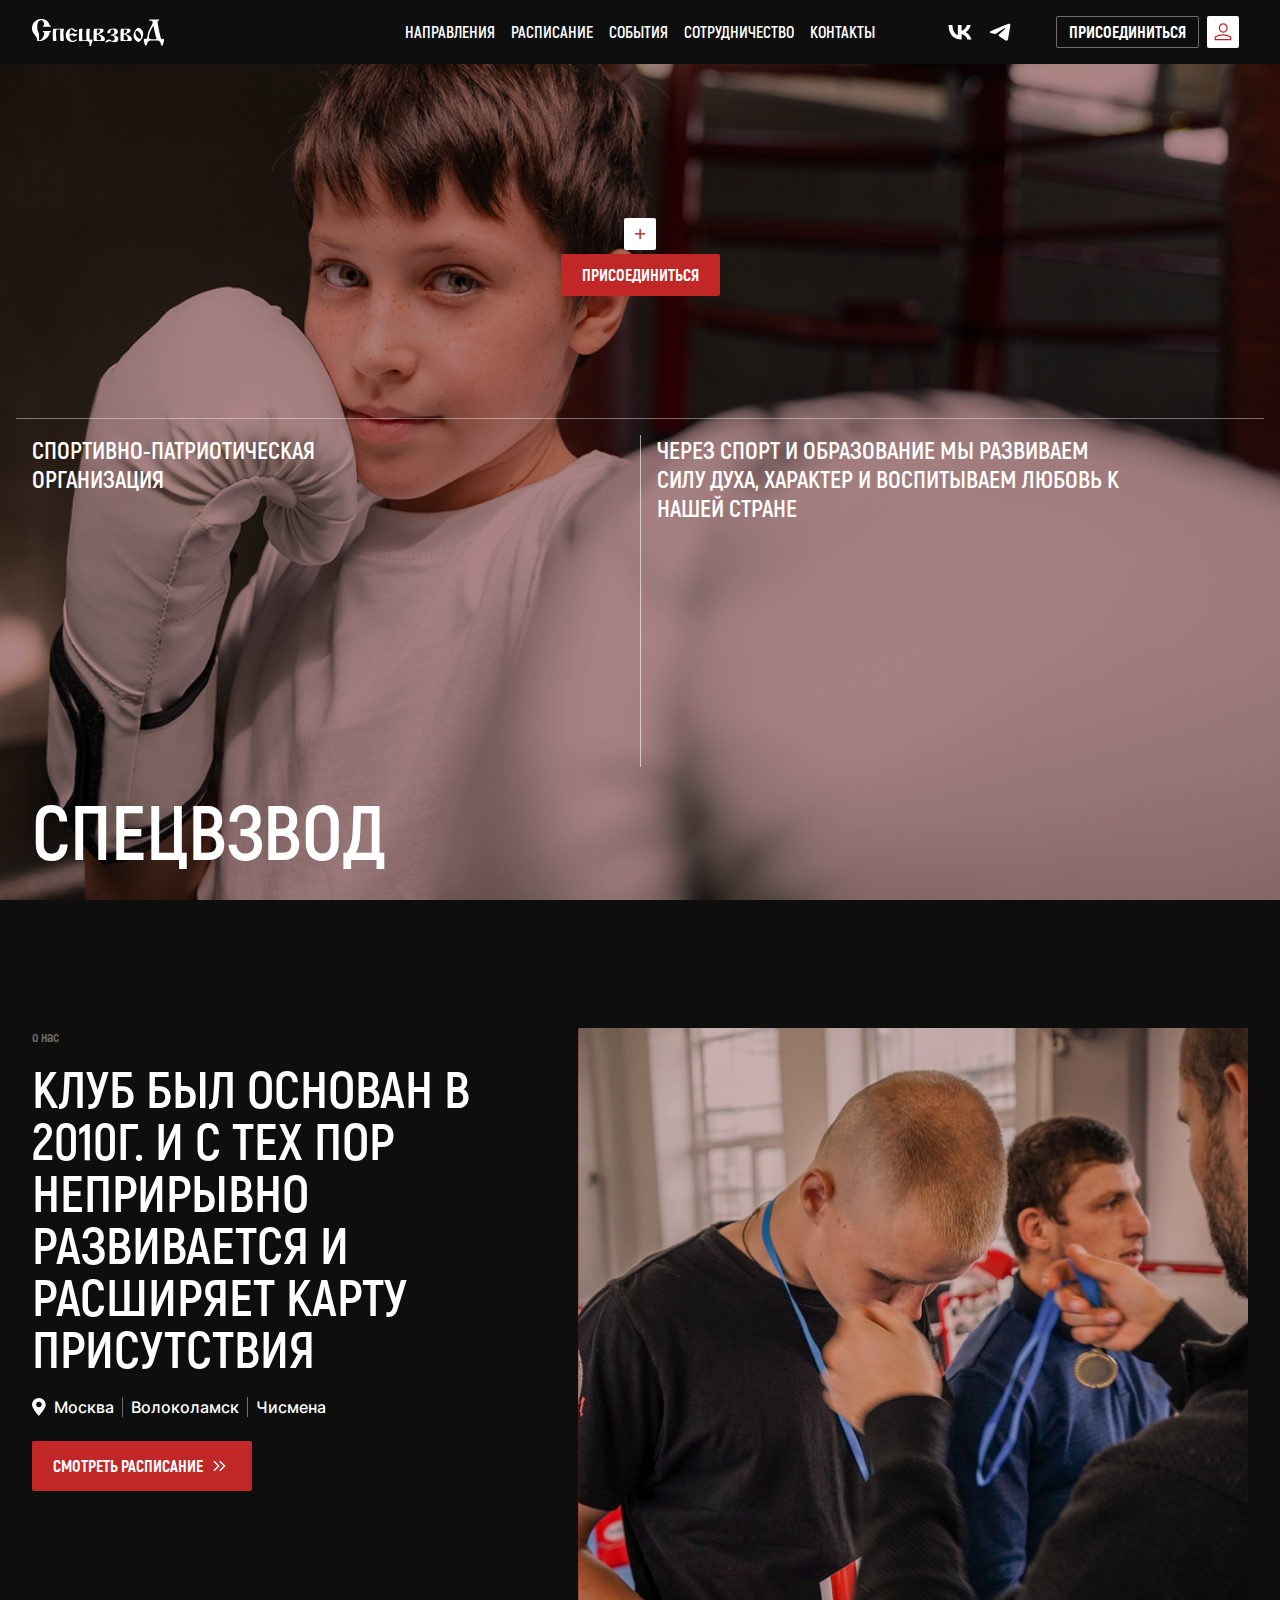
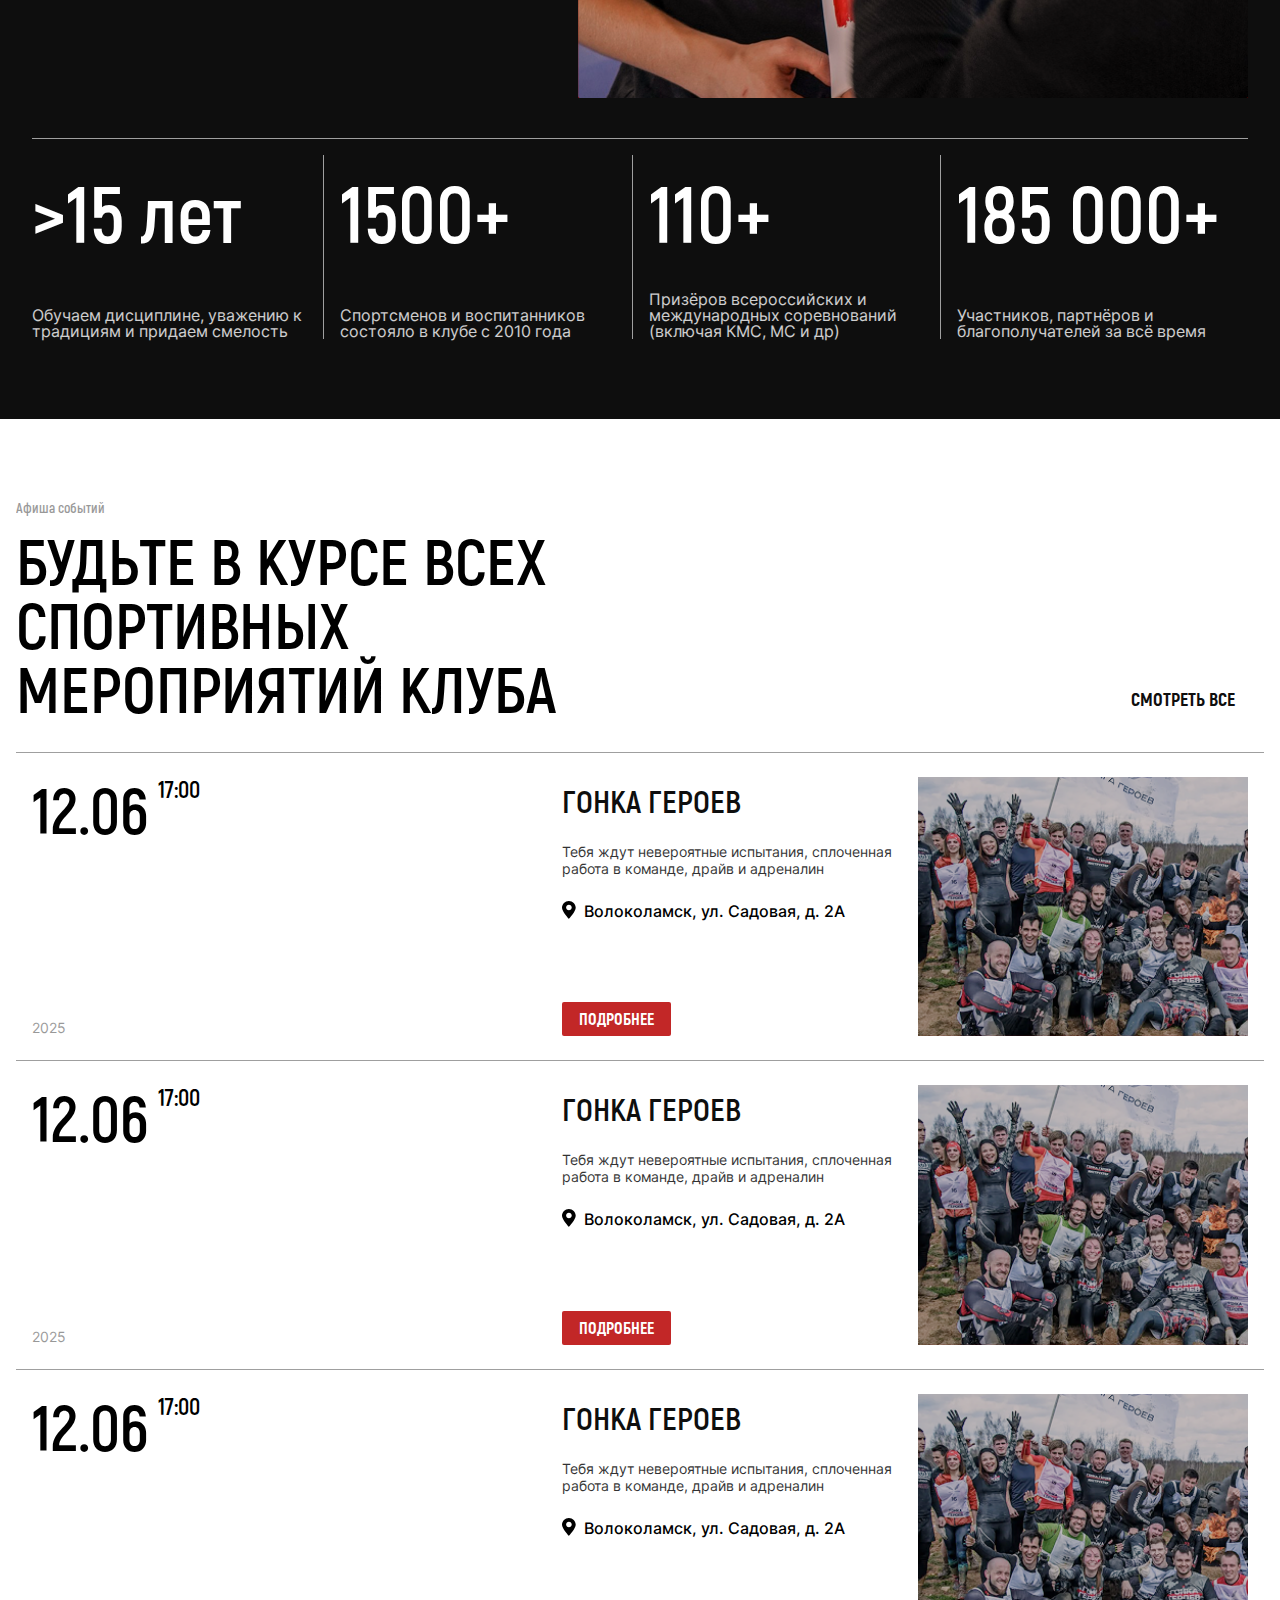
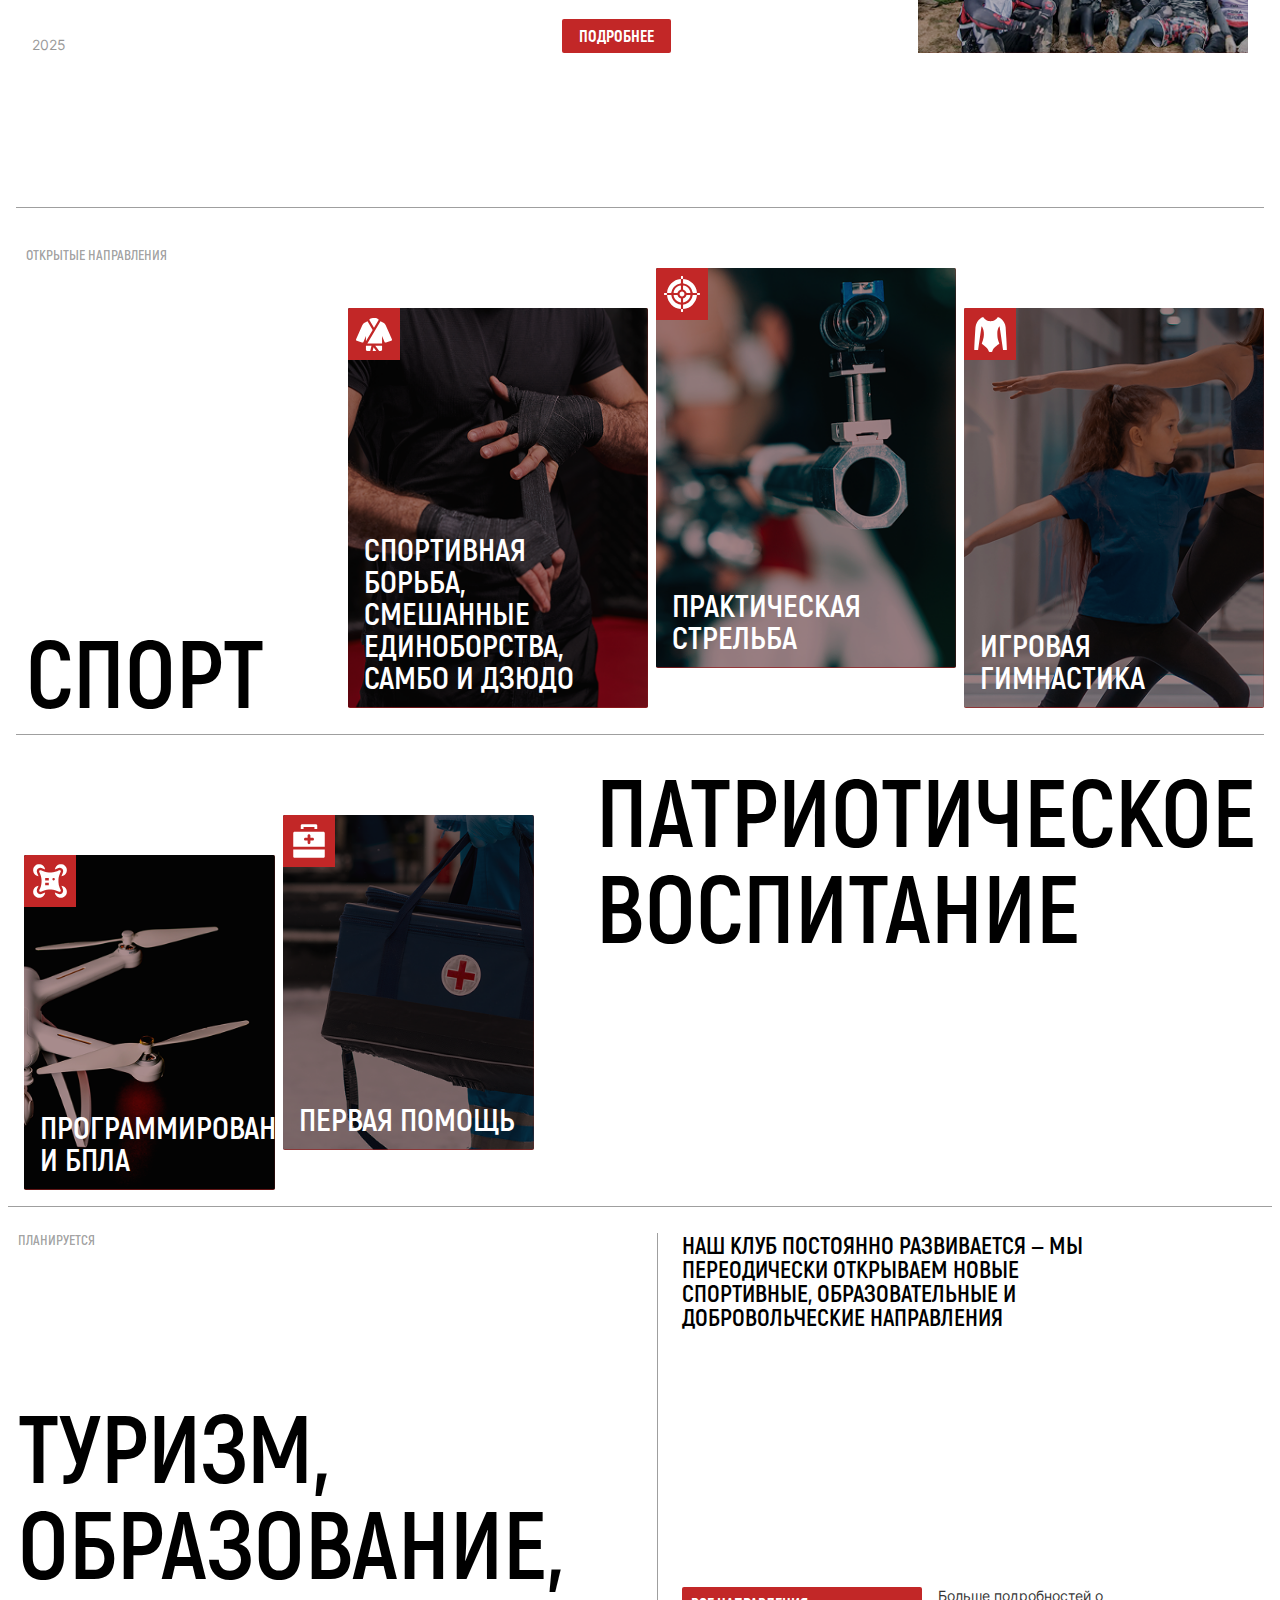
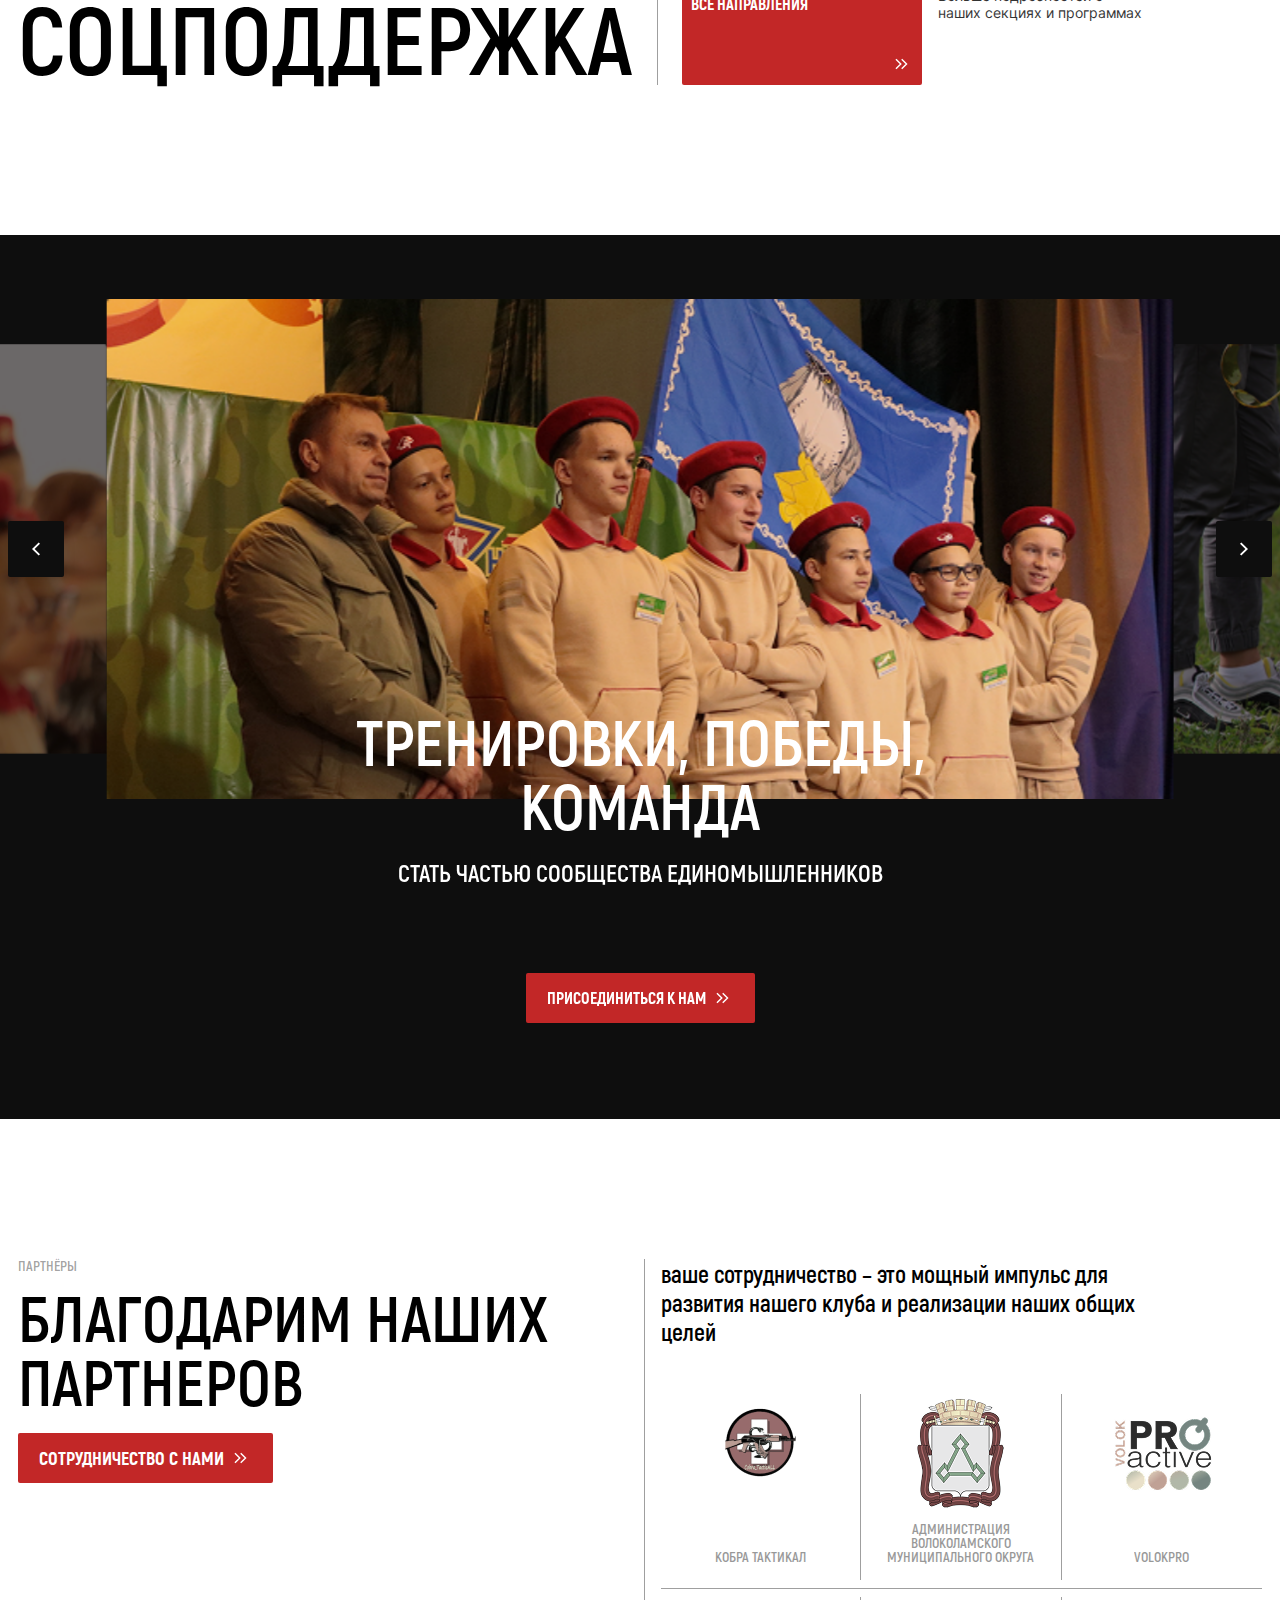
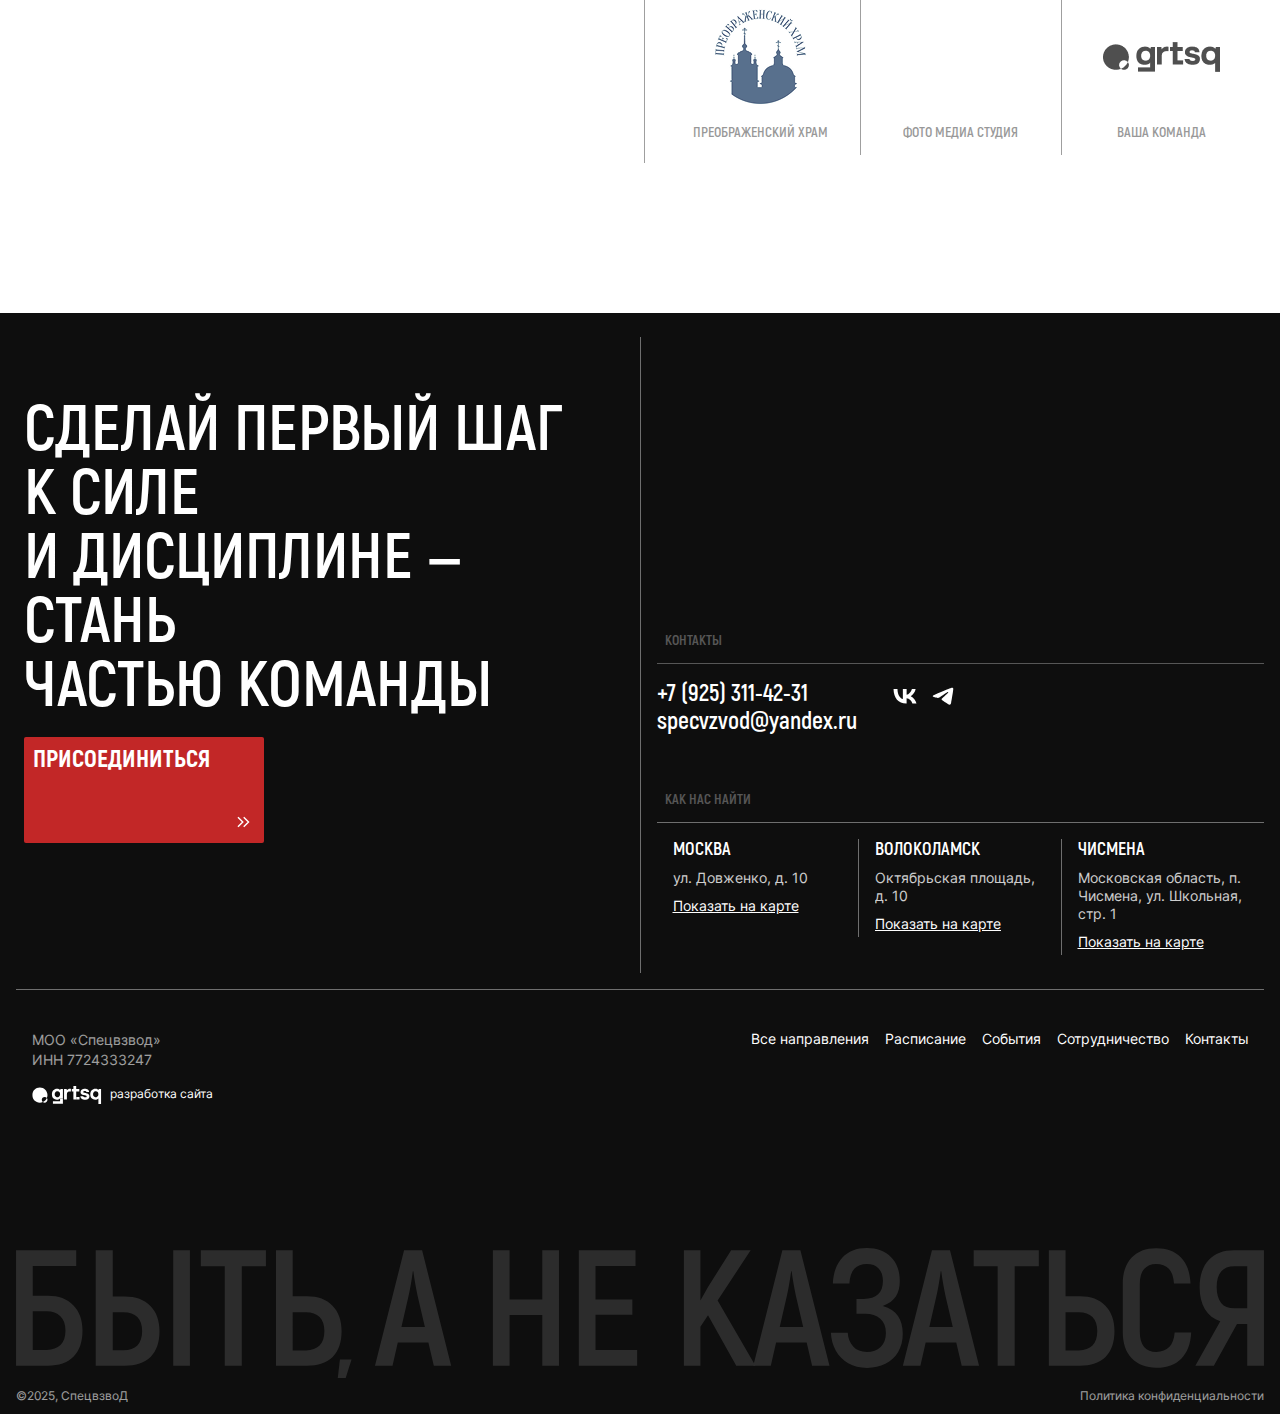
<file: index.html>
<!DOCTYPE html><!--BkEZiVDVVsqF56uTiTNb9--><html lang="en" class="scroll-smooth"><head><meta charSet="utf-8"/><meta name="viewport" content="width=device-width, initial-scale=1"/><link rel="preload" href="/_next/static/media/Akrobat_Black-s.p.252ddb80.otf" as="font" crossorigin="" type="font/otf"/><link rel="preload" href="/_next/static/media/Akrobat_Bold-s.p.d8873935.otf" as="font" crossorigin="" type="font/otf"/><link rel="preload" href="/_next/static/media/Akrobat_ExtraBold-s.p.d3e1488b.otf" as="font" crossorigin="" type="font/otf"/><link rel="preload" href="/_next/static/media/Akrobat_ExtraLight-s.p.c3b8c399.otf" as="font" crossorigin="" type="font/otf"/><link rel="preload" href="/_next/static/media/Akrobat_Light-s.p.18d88efd.otf" as="font" crossorigin="" type="font/otf"/><link rel="preload" href="/_next/static/media/Akrobat_Regular-s.p.a6b303c2.otf" as="font" crossorigin="" type="font/otf"/><link rel="preload" href="/_next/static/media/Akrobat_SemiBold-s.p.61dd03b6.otf" as="font" crossorigin="" type="font/otf"/><link rel="preload" href="/_next/static/media/Akrobat_Thin-s.p.b08e9d17.otf" as="font" crossorigin="" type="font/otf"/><link rel="preload" href="/_next/static/media/Inter_Black-s.p.d57a093d.otf" as="font" crossorigin="" type="font/otf"/><link rel="preload" href="/_next/static/media/Inter_BlackItalic-s.p.5d44f046.otf" as="font" crossorigin="" type="font/otf"/><link rel="preload" href="/_next/static/media/Inter_Bold-s.p.ea2d745c.otf" as="font" crossorigin="" type="font/otf"/><link rel="preload" href="/_next/static/media/Inter_BoldItalic-s.p.2b6a7330.otf" as="font" crossorigin="" type="font/otf"/><link rel="preload" href="/_next/static/media/Inter_ExtraBold-s.p.bb6dc110.otf" as="font" crossorigin="" type="font/otf"/><link rel="preload" href="/_next/static/media/Inter_ExtraBoldItalic-s.p.d566344f.otf" as="font" crossorigin="" type="font/otf"/><link rel="preload" href="/_next/static/media/Inter_ExtraLight-s.p.9b621866.otf" as="font" crossorigin="" type="font/otf"/><link rel="preload" href="/_next/static/media/Inter_ExtraLightItalic-s.p.44b0519f.otf" as="font" crossorigin="" type="font/otf"/><link rel="preload" href="/_next/static/media/Inter_Italic-s.p.60435eaa.otf" as="font" crossorigin="" type="font/otf"/><link rel="preload" href="/_next/static/media/Inter_Light-s.p.acea17ad.otf" as="font" crossorigin="" type="font/otf"/><link rel="preload" href="/_next/static/media/Inter_LightItalic-s.p.1597d339.otf" as="font" crossorigin="" type="font/otf"/><link rel="preload" href="/_next/static/media/Inter_Medium-s.p.9e6b6b0e.otf" as="font" crossorigin="" type="font/otf"/><link rel="preload" href="/_next/static/media/Inter_MediumItalic-s.p.7344712a.otf" as="font" crossorigin="" type="font/otf"/><link rel="preload" href="/_next/static/media/Inter_Regular-s.p.49836d87.otf" as="font" crossorigin="" type="font/otf"/><link rel="preload" href="/_next/static/media/Inter_SemiBold-s.p.d62b2e64.otf" as="font" crossorigin="" type="font/otf"/><link rel="preload" href="/_next/static/media/Inter_SemiBoldItalic-s.p.4578febc.otf" as="font" crossorigin="" type="font/otf"/><link rel="preload" href="/_next/static/media/Inter_Thin-s.p.6aeafc29.otf" as="font" crossorigin="" type="font/otf"/><link rel="preload" href="/_next/static/media/Inter_ThinItalic-s.p.767658a2.otf" as="font" crossorigin="" type="font/otf"/><link rel="preload" as="image" href="logo.svg"/><link rel="preload" as="image" href="bg1.png"/><link rel="preload" as="image" href="main/m7.png"/><link rel="preload" as="image" href="main/m1.png"/><link rel="preload" as="image" href="main/m9.png"/><link rel="preload" as="image" href="main/m8.png"/><link rel="preload" as="image" href="car1.png"/><link rel="preload" as="image" href="assets/partners/1.png"/><link rel="preload" as="image" href="assets/partners/2.png"/><link rel="preload" as="image" href="assets/partners/3.png"/><link rel="stylesheet" href="/_next/static/chunks/6f8573bba7148d3d.css" data-precedence="next"/><link rel="stylesheet" href="/_next/static/chunks/be5eaad513130c9f.css" data-precedence="next"/><link rel="stylesheet" href="/_next/static/chunks/6c94f45191acf928.css" data-precedence="next"/><link rel="preload" as="script" fetchPriority="low" href="/_next/static/chunks/c85a7d07e7b82c9a.js"/><script src="/_next/static/chunks/89fec6e6de8a2578.js" async=""></script><script src="/_next/static/chunks/d04efc723d1783d5.js" async=""></script><script src="/_next/static/chunks/8082ab48faca5ea1.js" async=""></script><script src="/_next/static/chunks/turbopack-dab250640f978c53.js" async=""></script><script src="/_next/static/chunks/ff1a16fafef87110.js" async=""></script><script src="/_next/static/chunks/7dd66bdf8a7e5707.js" async=""></script><script src="/_next/static/chunks/898fa04dabdf6983.js" async=""></script><script src="/_next/static/chunks/212e39a08fa1210a.js" async=""></script><script src="/_next/static/chunks/baa60d4bbc8fa574.js" async=""></script><link rel="preload" as="image" href="assets/partners/4.png"/><link rel="preload" as="image" href="main/m2.png"/><link rel="preload" as="image" href="main/m3.png"/><link rel="preload" as="image" href="main/m4.png"/><link rel="preload" as="image" href="main/m5.png"/><link rel="preload" as="image" href="main/m6.png"/><link rel="preload" as="image" href="assets/partners/5.png"/><link rel="preload" as="image" href="assets/partners/6.png"/><link rel="preload" as="image" href="assets/developedFrom.svg"/><link rel="preload" as="image" href="assets/footer/footerTitle.svg"/><link rel="preload" as="image" href="assets/footer/FooterTitleDesctop.svg"/><meta name="next-size-adjust" content=""/><title>Create Next App</title><meta name="description" content="Generated by create next app"/><link rel="icon" href="/favicon.ico?favicon.0b3bf435.ico" sizes="256x256" type="image/x-icon"/><script src="/_next/static/chunks/a6dad97d9634a72d.js" noModule=""></script></head><body class="inter_81bfa187-module__cqoNha__variable akrobat_72cb505-module__Yf89GG__variable antialiased"><div hidden=""><!--$--><!--/$--></div><div><div class="w-full fixed left-0 right-0 top-0  z-100 bg-black "><div class="flex w-full items-center gap-2 sm:gap-4 justify-between left-0 right-0 top-0 bottom-0 p-4 pl-4 pr-4 md:pl-8 md:pr-8 "><a class="w-full max-w-[25%]" href="/"><img src="logo.svg"/></a><div class="hidden md:flex flex-1 gap-2  items-center justify-center text-[12px] lg:text-[16px] lg:gap-4 text-text-secondary"><a class="font-akrobat font-bold  leading-none uppercase transition-all cursor-pointer hover:opacity-60" href="/events">Направления</a><a class="font-akrobat font-bold  leading-none uppercase transition-all cursor-pointer hover:opacity-60" href="/timetable">Расписание</a><a class="font-akrobat font-bold  leading-none uppercase transition-all cursor-pointer hover:opacity-60" href="/events">События</a><a class="font-akrobat font-bold  leading-none uppercase transition-all cursor-pointer hover:opacity-60" href="/collaboration">Сотрудничество</a><a class="font-akrobat font-bold  leading-none uppercase transition-all cursor-pointer hover:opacity-60" href="/collaboration">Контакты</a></div><div class="flex gap-4 lg:gap-10 w-full max-w-[25%] min-w-fit"><div class="hidden md:flex gap-2"><svg width="32" height="32" viewBox="0 0 52 53" fill="none"><path d="M27.9451 38.8887C15.0886 38.8887 7.30836 29.8647 7 14.8887H13.4994C13.7129 25.9047 18.6467 30.5607 22.4419 31.5207V14.8887H28.6804V24.3927C32.3333 23.9847 36.176 19.6647 37.4569 14.8887H43.6005C43.128 17.3395 42.1645 19.6664 40.7693 21.7261C39.3741 23.7858 37.5768 25.5346 35.4881 26.8647C37.8168 28.084 39.8666 29.7843 41.5051 31.8555C43.1435 33.9267 44.3342 36.3227 45 38.8887H38.2634C36.8402 34.3287 33.3533 30.8007 28.6567 30.3207V38.8887H27.9213H27.9451Z" fill="white"></path></svg><svg width="32" height="32" viewBox="0 0 52 53" fill="none"><path fill-rule="evenodd" clip-rule="evenodd" d="M11.3279 24.9648C20.4529 21.0258 26.5275 18.4085 29.5778 17.1387C38.2595 13.5365 40.0845 12.9146 41.2577 12.8887C41.5184 12.8887 42.092 12.9405 42.4831 13.2515C42.7959 13.5106 42.8741 13.8475 42.9263 14.1067C42.9784 14.3658 43.0305 14.91 42.9784 15.3246C42.5091 20.2484 40.4756 32.195 39.4327 37.6889C38.9895 40.0212 38.1292 40.7986 37.2949 40.8764C35.4699 41.0318 34.0881 39.6843 32.3413 38.5441C29.5778 36.756 28.0396 35.6416 25.3543 33.8794C22.2518 31.8581 24.2593 30.7438 26.0321 28.9298C26.5014 28.4633 34.5053 21.2072 34.6617 20.5594C34.6878 20.4816 34.6878 20.1707 34.5053 20.0152C34.3228 19.8597 34.062 19.9115 33.8535 19.9633C33.5667 20.0152 29.1867 22.9176 20.6614 28.6447C19.41 29.4999 18.289 29.9145 17.2722 29.8886C16.1511 29.8627 14.0133 29.2667 12.3969 28.7484C10.4415 28.1264 8.87724 27.7895 9.0076 26.7011C9.08581 26.131 9.86795 25.5609 11.3279 24.9648Z" fill="white"></path></svg></div><div class="flex gap-2"><button class="inline-flex items-center justify-center gap-1 rounded-[2px] border border-transparent cursor-pointer uppercase font-extrabold text-[16px] leading-none transition-[background-color,transform,opacity] duration-200 ease-in-out active:scale-[0.97] focus-visible:outline focus-visible:outline-2 focus-visible:outline-red focus-visible:outline-offset-2 disabled:opacity-50 disabled:cursor-not-allowed 
    bg-transparent border border-white/40 text-text-secondary
    hover:bg-red active:bg-red
    hover:border-red
   px-3 py-[6px] text-sm"><p class="font-akrobat">присоединиться</p></button><div class="hidden md:flex bg-foreground p-1.5 rounded-[2px] w-[32px] h-[32px] items-center justify-center cursro-pointer hover:*:stroke-white *:transition-all transition-all hover:bg-red cursor-pointer "><svg width="18" height="18" viewBox="0 0 20 21" fill="none" stroke="#C22727"><path d="M1 19.4998L10 19.4998L19 19.4996V16.3602C16.2481 14.7378 13.1497 13.8889 10 13.8938C6.85032 13.8889 3.75192 14.738 1 16.3604V19.4998Z" stroke-width="1.5"></path><path d="M5.76562 5.76515C5.76563 7.02894 6.23973 8.24097 7.08364 9.13461C7.92756 10.0283 9.07215 10.5303 10.2656 10.5303C11.4591 10.5303 12.6037 10.0283 13.4476 9.13461C14.2915 8.24097 14.7656 7.02894 14.7656 5.76515C14.7656 4.50135 14.2915 3.28932 13.4476 2.39568C12.6037 1.50204 11.4591 1 10.2656 1C9.07215 1 7.92756 1.50204 7.08364 2.39568C6.23973 3.28932 5.76563 4.50135 5.76562 5.76515Z" stroke-width="1.5"></path></svg></div><div class="flex md:hidden bg-foreground p-1.5 rounded-[2px] w-[32px] h-[32px] items-center justify-center"><svg width="18" height="18" viewBox="0 0 32 32" fill="none"><path d="M2 12H30" stroke="#C22727" stroke-width="1.5"></path><path d="M2 20H30" stroke="#C22727" stroke-width="1.5"></path></svg></div></div></div></div></div><section class="relative flex flex-col bg-background min-h-[100vh] w-full"><img class="flex-1 w-full h-full bg-red object-cover" src="bg1.png"/><div class="absolute top-8 left-4 right-4 flex h-[50%] justify-center items-center"><div class="flex flex-col gap-1 items-center"><a href="#target" class="flex justify-center items-center w-[32px] h-[32px] bg-foreground rounded-[2px] hover:*:stroke-white *:transition-all transition-all hover:bg-red cursor-pointer "><svg width="10" height="10" viewBox="0 0 10 10" stroke="#C22727" fill="none"><path d="M5.11719 0V10" stroke-width="1.5"></path><path d="M10 4.8877L-2.75671e-06 4.88769" stroke-width="1.5"></path></svg></a><button class="inline-flex items-center justify-center gap-1 rounded-[2px] border border-transparent cursor-pointer uppercase font-extrabold text-[16px] leading-none transition-[background-color,transform,opacity] duration-200 ease-in-out active:scale-[0.97] focus-visible:outline focus-visible:outline-2 focus-visible:outline-red focus-visible:outline-offset-2 disabled:opacity-50 disabled:cursor-not-allowed 
    bg-light-red hover:bg-red active:bg-dark-red text-text-secondary
   px-5 py-3 text-lg"><p class="font-akrobat">Присоединиться</p></button></div></div><div class="left-4 right-4 bottom-8  border-t-1 border-white/40 mt-[-80px] mr-4 ml-4 md:m-0 md:absolute md:pl-4 md:pr-4 md:h-[50%]"><div class="flex flex-col gap-6 md:flex-1 md:h-full pb-4 lg:pb-0"><div class="pt-4 md:flex-1 flex gap-4 text-[16px]  md:text-[24px]"><p class="flex-1 font-akrobat font-bold text-text-secondary uppercase">Спортивно-патриотическая<span class="block">организация</span></p><div class="w-[1px] bg-white/60 self-stretch min-h-[240px] md:min-h-0"></div><div class="flex-1 "><p class="font-akrobat font-bold text-text-secondary uppercase lg:max-w-[80%]">Через спорт и образование мы развиваем силу духа, характер и воспитываем любовь к нашей стране</p></div></div><p class="flex-1 md:flex-0 font-akrobat font-bold text-[60px] md:text-[6vw] text-text-secondary uppercase leading-none">спецвзвод</p></div></div></section><section class="flex flex-col pt-[80px] pr-[16px] pl-[16px] pb-[52px] gap-[40px] bg-background text-text-secondary md:pt-[128px] md:pl-8 md:pr-8 md:pb-[80px]"><div class="flex flex-col gap-[40px] md:flex-row md:gap-[80px] justify-between"><div class="flex flex-col gap-[24px] "><div class="flex flex-col gap-[16px]"><p class="font-akrobat font-bold opacity-40 text-[14px]">о нас</p><p class="font-akrobat font-bold text-[32px] md:text-[40px] lg:text-[52px] uppercase leading-none max-w-[600px]">Клуб был основан в 2010г. и с тех пор неприрывно развивается и расширяет карту присутствия</p></div><div class="flex items-center text-[14px] md:text-[18px] *:first:border-r-0 *:border-r-[1px] *:border-white/40 *:last:border-r-0"><span><svg width="14" height="18" viewBox="0 0 14 18" fill="none"><path fill-rule="evenodd" clip-rule="evenodd" d="M6.86106 0C10.6505 0 13.7229 3.07248 13.7229 6.86186C13.7227 10.6513 6.86106 18 6.86106 18C6.82467 17.961 0.000239349 10.6412 0 6.86186C0 3.07257 3.07178 0.000142629 6.86106 0ZM6.92099 3.73216C5.36325 3.73236 4.10063 4.9949 4.1005 6.55265C4.1005 8.1105 5.36317 9.37373 6.92099 9.37393C8.47898 9.37393 9.74228 8.11063 9.74228 6.55265C9.74215 4.99478 8.4789 3.73216 6.92099 3.73216Z" fill="currentColor"></path></svg></span><p class="font-inter font-medium text-[16px] pr-2 pl-2">Москва</p><p class="font-inter font-medium text-[16px] pr-2 pl-2">Волоколамск</p><p class="font-inter font-medium text-[16px] pr-2 pl-2">Чисмена</p></div><button class="inline-flex items-center justify-center gap-1 rounded-[2px] border border-transparent cursor-pointer uppercase font-extrabold text-[16px] leading-none transition-[background-color,transform,opacity] duration-200 ease-in-out active:scale-[0.97] focus-visible:outline focus-visible:outline-2 focus-visible:outline-red focus-visible:outline-offset-2 disabled:opacity-50 disabled:cursor-not-allowed 
    bg-light-red hover:bg-red active:bg-dark-red text-text-secondary
   px-5 py-3 text-lg w-fit"><p class="font-akrobat">смотреть расписание</p><svg width="24" height="24" viewBox="0 0 25 24" fill="none"><path d="M7.25781 7L12.2578 11.9998L7.25781 17" stroke="white" stroke-width="1.5"></path><path d="M13.2578 7L18.2578 11.9998L13.2578 17" stroke="white" stroke-width="1.5"></path></svg></button></div><div class="w-full aspect-square max-w-[670px]"><img class="w-full h-full object-cover  bg-[#FF000070] " src="main/m7.png"/></div><button class="inline-flex items-center justify-center gap-1 rounded-[2px] border border-transparent cursor-pointer uppercase font-extrabold text-[16px] leading-none transition-[background-color,transform,opacity] duration-200 ease-in-out active:scale-[0.97] focus-visible:outline focus-visible:outline-2 focus-visible:outline-red focus-visible:outline-offset-2 disabled:opacity-50 disabled:cursor-not-allowed 
    bg-light-red hover:bg-red active:bg-dark-red text-text-secondary
   px-5 py-3 text-lg md:hidden"><p class="font-akrobat">смотреть расписание</p><svg width="24" height="24" viewBox="0 0 25 24" fill="none"><path d="M7.25781 7L12.2578 11.9998L7.25781 17" stroke="white" stroke-width="1.5"></path><path d="M13.2578 7L18.2578 11.9998L13.2578 17" stroke="white" stroke-width="1.5"></path></svg></button></div><div class="flex flex-col gap-4 md:border-t-1 md:border-t-white/60 md:flex-row md:pt-4 text-[52px] md:text-[80px] *:gap-[12px] md:*:gap-[40px] *:pt-4 *:flex-1"><div class="flex flex-col  justify-between md:border-r-1 md:border-r-white/60  md:pr-[16px]"><p class="font-akrobat font-bold leading-none">&gt;15 лет</p><p class="font-inter text-[16px] text-white/80 leading-none">Обучаем дисциплине, уважению к традициям и придаем смелость</p></div><div class="border-t-1 md:border-t-white/60 md:border-t-0 flex flex-col justify-between md:border-r-1 md:border-r-white/60 md:pr-[16px]"><p class="font-akrobat font-bold leading-none">1500+</p><p class="font-inter text-[16px] text-white/80 leading-none">Спортсменов и воспитанников состояло в клубе с 2010 года</p></div><div class="border-t-1 md:border-t-white/60 md:border-t-0 flex flex-col  justify-between md:border-r-1 md:border-r-white/60  md:pr-[16px]"><p class="font-akrobat font-bold leading-none">110+</p><p class="font-inter text-[16px] text-white/80 leading-none">Призёров всероссийских и международных соревнований (включая КМС, МС и др)</p></div><div class="border-t-1 md:border-t-white/60 md:border-t-0 flex flex-col  justify-between md:pr-[16px]"><p class="font-akrobat font-bold leading-none">185 000+</p><p class="font-inter text-[16px] text-white/80 leading-none">Участников, партнёров и благополучателей за всё время</p></div></div></section><div><section class="pl-4 pr-4 pt-[80px] pb-[66px] md:pb-[130px] flex flex-col"><div class="md:flex md:justify-between md:items-end"><div class="flex flex-col gap-[12px]"><div class="flex flex-col gap-[12px]"><p class="font-akrobat font-bold opacity-40 text-[14px]">Афиша событий</p><p class="font-akrobat font-bold text-[32px] md:text-[40px] lg:text-[64px] uppercase leading-none max-w-[560px]">Будьте в курсе всех спортивных мероприятий клуба</p></div></div><div class="flex justify-between md:flex-row mt-[80px] mr-[-16px]"><div class="flex gap-[12px] md:hidden"><div class="size-[40px] flex items-center justify-center bg-background rounded-[2px] "><svg width="24" height="24" viewBox="0 0 32 32" fill="none"><path d="M12 16L18.6667 9.5L20 10.8L14.6667 16L20 21.2L18.6667 22.5L12 16Z" fill="white"></path></svg></div><div class="size-[40px] flex items-center justify-center bg-background rounded-[2px]"><svg width="24" height="24" viewBox="0 0 32 32" fill="none"><path d="M20 16L13.3333 9.5L12 10.8L17.3333 16L12 21.2L13.3333 22.5L20 16Z" fill="white"></path></svg></div></div><button class="inline-flex items-center justify-center gap-1 rounded-[2px] border border-transparent cursor-pointer uppercase font-extrabold text-[16px] leading-none transition-[background-color,transform,opacity] duration-200 ease-in-out active:scale-[0.97] focus-visible:outline focus-visible:outline-2 focus-visible:outline-red focus-visible:outline-offset-2 disabled:opacity-50 disabled:cursor-not-allowed 
    bg-transparent text-text-primary 
    hover:bg-transparent active:bg-transparent
   px-4 py-2 text-base text-[18px]"><p class="font-akrobat">смотреть все</p><svg width="24" height="24" viewBox="0 0 25 24" fill="none"><path d="M7.25781 7L12.2578 11.9998L7.25781 17" stroke="white" stroke-width="1.5"></path><path d="M13.2578 7L18.2578 11.9998L13.2578 17" stroke="white" stroke-width="1.5"></path></svg></button></div></div><div class="flex flex-col gap-8 ml-[-16] mr-[-16] mt-8 "><div class="flex overflow-x-auto border-t-1 border-t-description-primary pt-4 md:flex-col md:overflow-x:none md:*:border-t-1 md:*:border-t-description-primary md:pl-4 md:pr-4 md:pt-0 md:border-t-0"><div class="w-[80vw] min-w-[80vw] md:w-full border-r-1 md:border-r-0 border-description-primary "><div class="flex flex-col md:flex-row w-full md:border-r-0 p-4 pt-0 gap-4 md:pt-6 md:pb-6"><div class="flex flex-1 justify-between items-start md:flex-col"><div class="flex gap-[10px] items-start "><p class="font-akrobat font-bold text-[24px] leading-none md:text-[64px]">12.06</p><p class="font-akrobat font-bold text-[16px] leading-none md:text-[24px]">17:00</p></div><p class="font-inter text-[14px] opacity-40">2025</p></div><div class="flex flex-col"><div class="flex flex-1 flex-col mt-1 gap-[12px] md:max-w-[340px] md:gap-6"><p class="font-akrobat font-bold text-text-primary uppercase text-[24px] md:text-[30px] lg:text-[32px]">Гонка героев</p><div class="flex flex-col gap-2"><p class="font-inter text-[14px] opacity-80">Тебя ждут невероятные испытания, сплоченная работа в команде, драйв и адреналин</p></div><span class="flex gap-2"><svg width="14" height="18" viewBox="0 0 14 18" fill="none"><path fill-rule="evenodd" clip-rule="evenodd" d="M6.86106 0C10.6505 0 13.7229 3.07248 13.7229 6.86186C13.7227 10.6513 6.86106 18 6.86106 18C6.82467 17.961 0.000239349 10.6412 0 6.86186C0 3.07257 3.07178 0.000142629 6.86106 0ZM6.92099 3.73216C5.36325 3.73236 4.10063 4.9949 4.1005 6.55265C4.1005 8.1105 5.36317 9.37373 6.92099 9.37393C8.47898 9.37393 9.74228 8.11063 9.74228 6.55265C9.74215 4.99478 8.4789 3.73216 6.92099 3.73216Z" fill="currentColor"></path></svg><p class="font-inter font-medium text-[16px]">Волоколамск, ул. Садовая, д. 2А</p></span></div><button class="inline-flex items-center justify-center gap-1 rounded-[2px] border border-transparent cursor-pointer uppercase font-extrabold text-[16px] leading-none transition-[background-color,transform,opacity] duration-200 ease-in-out active:scale-[0.97] focus-visible:outline focus-visible:outline-2 focus-visible:outline-red focus-visible:outline-offset-2 disabled:opacity-50 disabled:cursor-not-allowed 
    bg-light-red hover:bg-red active:bg-dark-red text-text-secondary
   px-4 py-2 text-base mt-8 w-fit text-[16px]"><p class="font-akrobat">подробнее</p></button></div><div class="md:w-[330px] w-auto aspect-[14/11] bg-red"><img class="w-full h-full object-cover" src="main/m1.png"/></div></div></div><div class="w-[80vw] min-w-[80vw] md:w-full md:border-r-0 border-r-1 border-description-primary "><div class="flex flex-col md:flex-row w-full md:border-r-0 p-4 pt-0 gap-4 md:pt-6 md:pb-6"><div class="flex flex-1 justify-between items-start md:flex-col"><div class="flex gap-[10px] items-start "><p class="font-akrobat font-bold text-[24px] leading-none md:text-[64px]">12.06</p><p class="font-akrobat font-bold text-[16px] leading-none md:text-[24px]">17:00</p></div><p class="font-inter text-[14px] opacity-40">2025</p></div><div class="flex flex-col"><div class="flex flex-1 flex-col mt-1 gap-[12px] md:max-w-[340px] md:gap-6"><p class="font-akrobat font-bold text-text-primary uppercase text-[24px] md:text-[30px] lg:text-[32px]">Гонка героев</p><div class="flex flex-col gap-2"><p class="font-inter text-[14px] opacity-80">Тебя ждут невероятные испытания, сплоченная работа в команде, драйв и адреналин</p></div><span class="flex gap-2"><svg width="14" height="18" viewBox="0 0 14 18" fill="none"><path fill-rule="evenodd" clip-rule="evenodd" d="M6.86106 0C10.6505 0 13.7229 3.07248 13.7229 6.86186C13.7227 10.6513 6.86106 18 6.86106 18C6.82467 17.961 0.000239349 10.6412 0 6.86186C0 3.07257 3.07178 0.000142629 6.86106 0ZM6.92099 3.73216C5.36325 3.73236 4.10063 4.9949 4.1005 6.55265C4.1005 8.1105 5.36317 9.37373 6.92099 9.37393C8.47898 9.37393 9.74228 8.11063 9.74228 6.55265C9.74215 4.99478 8.4789 3.73216 6.92099 3.73216Z" fill="currentColor"></path></svg><p class="font-inter font-medium text-[16px]">Волоколамск, ул. Садовая, д. 2А</p></span></div><button class="inline-flex items-center justify-center gap-1 rounded-[2px] border border-transparent cursor-pointer uppercase font-extrabold text-[16px] leading-none transition-[background-color,transform,opacity] duration-200 ease-in-out active:scale-[0.97] focus-visible:outline focus-visible:outline-2 focus-visible:outline-red focus-visible:outline-offset-2 disabled:opacity-50 disabled:cursor-not-allowed 
    bg-light-red hover:bg-red active:bg-dark-red text-text-secondary
   px-4 py-2 text-base mt-8 w-fit text-[16px]"><p class="font-akrobat">подробнее</p></button></div><div class="md:w-[330px] w-auto aspect-[14/11] bg-red"><img class="w-full h-full object-cover" src="main/m1.png"/></div></div></div><div class="w-[80vw] min-w-[80vw]  md:w-full md:border-r-0 border-r-1 border-description-primary "><div class="flex flex-col md:flex-row w-full md:border-r-0 p-4 pt-0 gap-4 md:pt-6 md:pb-6"><div class="flex flex-1 justify-between items-start md:flex-col"><div class="flex gap-[10px] items-start "><p class="font-akrobat font-bold text-[24px] leading-none md:text-[64px]">12.06</p><p class="font-akrobat font-bold text-[16px] leading-none md:text-[24px]">17:00</p></div><p class="font-inter text-[14px] opacity-40">2025</p></div><div class="flex flex-col"><div class="flex flex-1 flex-col mt-1 gap-[12px] md:max-w-[340px] md:gap-6"><p class="font-akrobat font-bold text-text-primary uppercase text-[24px] md:text-[30px] lg:text-[32px]">Гонка героев</p><div class="flex flex-col gap-2"><p class="font-inter text-[14px] opacity-80">Тебя ждут невероятные испытания, сплоченная работа в команде, драйв и адреналин</p></div><span class="flex gap-2"><svg width="14" height="18" viewBox="0 0 14 18" fill="none"><path fill-rule="evenodd" clip-rule="evenodd" d="M6.86106 0C10.6505 0 13.7229 3.07248 13.7229 6.86186C13.7227 10.6513 6.86106 18 6.86106 18C6.82467 17.961 0.000239349 10.6412 0 6.86186C0 3.07257 3.07178 0.000142629 6.86106 0ZM6.92099 3.73216C5.36325 3.73236 4.10063 4.9949 4.1005 6.55265C4.1005 8.1105 5.36317 9.37373 6.92099 9.37393C8.47898 9.37393 9.74228 8.11063 9.74228 6.55265C9.74215 4.99478 8.4789 3.73216 6.92099 3.73216Z" fill="currentColor"></path></svg><p class="font-inter font-medium text-[16px]">Волоколамск, ул. Садовая, д. 2А</p></span></div><button class="inline-flex items-center justify-center gap-1 rounded-[2px] border border-transparent cursor-pointer uppercase font-extrabold text-[16px] leading-none transition-[background-color,transform,opacity] duration-200 ease-in-out active:scale-[0.97] focus-visible:outline focus-visible:outline-2 focus-visible:outline-red focus-visible:outline-offset-2 disabled:opacity-50 disabled:cursor-not-allowed 
    bg-light-red hover:bg-red active:bg-dark-red text-text-secondary
   px-4 py-2 text-base mt-8 w-fit text-[16px]"><p class="font-akrobat">подробнее</p></button></div><div class="md:w-[330px] w-auto aspect-[14/11] bg-red"><img class="w-full h-full object-cover" src="main/m1.png"/></div></div></div></div></div></section><section class="ml-2 mr-2 pt-[26px] pb-[16px] border-t-1 border-t-description-primary gap-6 flex flex-col md:flex-row md:justify-between md:pt-[40px] md:ml-4 md:mr-4"><div class="flex flex-col gap-[12px] pl-[10px] pr-[10px] md:justify-between"><p class="font-akrobat font-bold text-[14px] text-description-primary uppercase leading-none">Открытые направления</p><p class="font-akrobat font-bold text-[52px] md:text-[70px] lg:text-[96px] uppercase leading-none md:mr-[50px]">спорт</p></div><div class="grid grid-cols-2 gap-2 md:flex md:*:mt-[40px] md:*:nth-[2]:mt-0 md:*:nth-[2]:mb-[40px] md:flex-1 md:*:w-full md:mt-[20px] md:mb-[10px]"><div class="group relative rounded-[2px] overflow-hidden text-white "><div class="absolute left-0 top-0 right-0  flex justify-between"><div class="size-[42px] lg:size-[52px] z-20 bg-light-red flex items-center justify-center p-2"><svg width="100%" height="100%" viewBox="0 0 34 32" fill="none"><path d="M14.6463 27.0315H9.46026C9.3464 27.2234 9.38061 26.7461 9.38054 30.9419C9.38054 31.526 9.87467 32 10.484 32H13.4489M33.9127 20.9242L28.0637 7.65516C27.6378 6.69051 26.8748 5.89821 25.9059 5.41435L23.1092 4.02052L10.7155 24.9152H24.6194L24.6194 17.9345L26.9526 23.4383C27.1757 23.9646 27.7921 24.2279 28.3495 24.0351L33.271 22.3314C33.8661 22.1255 34.1587 21.4823 33.9127 20.9242ZM18.1821 27.0315C22.0549 32.2135 21.7758 31.8147 21.8504 32H23.5161C24.1252 32 24.6195 31.5262 24.6195 30.9419L24.6194 27.0315H18.1821ZM15.7139 32H19.1802L16.5592 28.4929L15.7139 32ZM17 10.0398L21.5056 2.44383C20.6095 1.53522 19.3507 1 18.0158 1H15.9795C14.3053 1 13.1855 1.74857 12.4992 2.4517L17 10.0398ZM15.7306 12.18L10.8908 4.02052L8.09401 5.41435C7.12514 5.89824 6.36222 6.69053 5.93625 7.65516L0.0873921 20.9242C-0.159017 21.4831 0.134701 22.1257 0.729105 22.3315L5.6506 24.0351C6.20783 24.2279 6.82444 23.9646 7.04747 23.4383L9.38074 17.9346L9.38068 22.8855L15.7306 12.18Z" fill="white"></path></svg></div></div><div class="absolute flex flex-col z-10 left-2 md:left-4 right-2 md:right-4 bottom-2 md:bottom-4 font-akrobat font-bold text-[18px] uppercase leading-none text-text-secondary"><p class="font-akrobat font-bold uppercase leading-none text-[18px] sm:text-[22px] lg:text-[32px]">Спортивная борьба, Смешанные единоборства, Самбо и дзюдо</p></div><div class="relative w-full aspect-[3/4] bg-red min-h-[186px]"><img class="w-full h-full object-cover transition-transform duration-300 group-hover:scale-110" src="main/m2.png"/></div><div class="absolute z-10 left-0 right-0 top-0 bottom-0 bg-description-primary hidden"></div></div><div class="group relative rounded-[2px] overflow-hidden text-white "><div class="absolute left-0 top-0 right-0  flex justify-between"><div class="size-[42px] lg:size-[52px] z-20 bg-light-red flex items-center justify-center p-2"><svg width="100%" height="100%" viewBox="0 0 32 32" fill="none"><path d="M6.59366 17.31C6.56453 17.0996 6.38775 16.9382 6.17537 16.9382H3.11893C2.87973 16.9382 2.69 17.141 2.71422 17.3789C3.02435 20.4262 4.36153 23.2517 6.55727 25.4469C8.75253 27.6427 11.578 28.9798 14.6252 29.29C14.8632 29.3142 15.066 29.1245 15.066 28.8853V25.8288C15.066 25.6164 14.9045 25.4397 14.6942 25.4105C10.5015 24.8301 7.17414 21.5027 6.59366 17.31ZM25.4134 14.6913C25.4425 14.9017 25.6193 15.0632 25.8317 15.0632H28.8881C29.1273 15.0632 29.317 14.8604 29.2928 14.6224C28.9827 11.5751 27.6455 8.74969 25.4498 6.55443C23.2546 4.35868 20.4291 3.02145 17.3818 2.71137C17.1438 2.68715 16.941 2.87688 16.941 3.11608V6.17253C16.941 6.38491 17.1025 6.56169 17.3129 6.59081C21.5055 7.17124 24.8329 10.4987 25.4134 14.6913ZM14.6942 6.59081C14.9046 6.56169 15.066 6.38491 15.066 6.17253V3.11609C15.066 2.87689 14.8632 2.68716 14.6252 2.71138C11.578 3.02151 8.75253 4.35869 6.55727 6.55443C4.36152 8.74963 3.02429 11.5751 2.71421 14.6224C2.68999 14.8604 2.87973 15.0632 3.11892 15.0632H6.17537C6.38775 15.0632 6.56453 14.9017 6.59365 14.6913C7.17408 10.4986 10.5015 7.1713 14.6942 6.59081ZM17.3129 25.4105C17.1025 25.4397 16.941 25.6164 16.941 25.8288V28.8853C16.941 29.1245 17.1438 29.3142 17.3818 29.29C20.4291 28.9798 23.2545 27.6427 25.4498 25.4469C27.6455 23.2517 28.9827 20.4262 29.2928 17.3789C29.317 17.141 29.1273 16.9382 28.8881 16.9382H25.8317C25.6193 16.9382 25.4425 17.0996 25.4134 17.31C24.833 21.5027 21.5055 24.8301 17.3129 25.4105ZM18.1703 16.0007C18.1703 14.8061 17.1984 13.8339 16.0035 13.8339C14.8086 13.8339 13.8368 14.8061 13.8368 16.0007C13.8368 17.1952 14.8086 18.1674 16.0035 18.1674C17.1984 18.1674 18.1703 17.1952 18.1703 16.0007Z" fill="white"></path><path d="M17.3991 8.50393C17.1552 8.45853 16.9375 8.65143 16.9375 8.89948V11.742C16.9375 11.9332 17.0696 12.0972 17.2514 12.1565C18.4756 12.5557 19.4443 13.5244 19.8435 14.7486C19.9028 14.9304 20.0668 15.0625 20.258 15.0625H23.1005C23.3486 15.0625 23.5415 14.8448 23.4961 14.6009C22.9218 11.5162 20.4838 9.07822 17.3991 8.50393ZM17.2514 19.8435C17.0696 19.9028 16.9375 20.0668 16.9375 20.258V23.1005C16.9375 23.3486 17.1552 23.5415 17.3991 23.4961C20.4838 22.9218 22.9218 20.4838 23.4961 17.3991C23.5415 17.1552 23.3486 16.9375 23.1005 16.9375H20.258C20.0668 16.9375 19.9028 17.0696 19.8435 17.2514C19.4443 18.4756 18.4756 19.4443 17.2514 19.8435ZM14.7486 12.1565C14.9304 12.0972 15.0625 11.9332 15.0625 11.742V8.89948C15.0625 8.65143 14.8448 8.45853 14.6009 8.50393C11.5162 9.07822 9.07822 11.5162 8.50393 14.6009C8.45853 14.8448 8.65143 15.0625 8.89948 15.0625H11.742C11.9332 15.0625 12.0972 14.9304 12.1565 14.7486C12.5557 13.5244 13.5244 12.5557 14.7486 12.1565ZM12.1565 17.2514C12.0972 17.0696 11.9332 16.9375 11.742 16.9375H8.89948C8.65143 16.9375 8.45853 17.1552 8.50393 17.3991C9.07822 20.4838 11.5162 22.9218 14.6009 23.4961C14.8448 23.5415 15.0625 23.3486 15.0625 23.1005V20.258C15.0625 20.0668 14.9304 19.9028 14.7486 19.8435C13.5244 19.4443 12.5557 18.4756 12.1565 17.2514ZM16.4953 2.64961C16.7346 2.65834 16.9375 2.46969 16.9375 2.23029V0.412903C16.9375 0.184863 16.7526 0 16.5246 0H15.4754C15.2474 0 15.0625 0.184863 15.0625 0.412903V2.23029C15.0625 2.46969 15.2654 2.65834 15.5047 2.64961C15.6693 2.64361 15.8344 2.64063 16 2.64063C16.1656 2.64063 16.3307 2.64361 16.4953 2.64961ZM15.5047 29.3504C15.2654 29.3417 15.0625 29.5303 15.0625 29.7697V31.5871C15.0625 31.8151 15.2474 32 15.4754 32H16.5246C16.7526 32 16.9375 31.8151 16.9375 31.5871V29.7697C16.9375 29.5303 16.7346 29.3417 16.4953 29.3504C16.3307 29.3564 16.1656 29.3594 16 29.3594C15.8344 29.3594 15.6693 29.3564 15.5047 29.3504ZM2.64961 15.5047C2.65834 15.2654 2.46969 15.0625 2.23029 15.0625H0.412903C0.184863 15.0625 0 15.2474 0 15.4754V16.5246C0 16.7526 0.184863 16.9375 0.412903 16.9375H2.23029C2.46969 16.9375 2.65834 16.7346 2.64961 16.4953C2.64361 16.3307 2.64063 16.1656 2.64063 16C2.64063 15.8344 2.64361 15.6693 2.64961 15.5047ZM29.7697 15.0625C29.5303 15.0625 29.3417 15.2654 29.3504 15.5047C29.3564 15.6693 29.3594 15.8344 29.3594 16C29.3594 16.1656 29.3564 16.3307 29.3504 16.4953C29.3417 16.7346 29.5303 16.9375 29.7697 16.9375H31.5871C31.8151 16.9375 32 16.7526 32 16.5246V15.4754C32 15.2474 31.8151 15.0625 31.5871 15.0625H29.7697Z" fill="white"></path></svg></div></div><div class="absolute flex flex-col z-10 left-2 md:left-4 right-2 md:right-4 bottom-2 md:bottom-4 font-akrobat font-bold text-[18px] uppercase leading-none text-text-secondary"><p class="font-akrobat font-bold uppercase leading-none text-[18px] sm:text-[22px] lg:text-[32px]">Практическая стрельба </p></div><div class="relative w-full aspect-[3/4] bg-red min-h-[186px]"><img class="w-full h-full object-cover transition-transform duration-300 group-hover:scale-110" src="main/m3.png"/></div><div class="absolute z-10 left-0 right-0 top-0 bottom-0 bg-description-primary hidden"></div></div><div class="group relative rounded-[2px] overflow-hidden text-white "><div class="absolute left-0 top-0 right-0  flex justify-between"><div class="size-[42px] lg:size-[52px] z-20 bg-light-red flex items-center justify-center p-2"><svg width="100%" height="100%" viewBox="0 0 32 32" fill="none"><path d="M23.2636 1.00094C23.4075 0.99412 23.5549 1.02621 23.6876 1.10123C23.6876 1.10123 29.4239 3.48089 29.8965 10.0508C30.1084 12.997 30.3455 16.747 30.545 20.2662L30.543 20.2672L30.549 20.2662H30.5579C30.5579 20.2662 30.6023 21.1616 30.6657 22.4166C30.7635 24.2413 30.8459 25.936 30.9042 27.3379C30.9528 28.4363 30.9903 29.3751 30.9999 29.8828C31.0009 29.9355 30.9906 29.9879 30.97 30.037C30.9493 30.0861 30.9184 30.1307 30.8792 30.1685C30.8401 30.2062 30.794 30.237 30.7425 30.2574C30.691 30.2778 30.6348 30.2877 30.5789 30.2877H27.9698C27.869 30.2877 27.7709 30.2536 27.6945 30.1912C27.6181 30.1286 27.5675 30.0418 27.5528 29.9471L26.3126 21.445C26.3081 21.4443 26.3032 21.4447 26.2987 21.444L24.5796 9.65726C24.5393 9.38338 24.1542 9.31487 24.0129 9.55698C23.5568 10.3387 22.8762 11.7806 22.5572 13.8236C22.563 13.8417 22.5672 13.8511 22.5672 13.8511C22.5648 13.8929 22.3033 18.4795 23.2536 21.5907C23.252 21.5928 23.2492 21.5942 23.2476 21.5963C23.5038 22.4342 23.8253 23.3099 24.2234 24.2226C24.344 24.4995 24.2483 24.8192 23.9899 24.9917C22.6761 25.8685 18.6601 28.6024 18.1023 31.3387C18.0246 31.7202 17.68 32 17.2702 32H15.7238C15.3092 31.9999 14.9601 31.7165 14.8837 31.3302C14.4908 29.3417 12.6547 27.6789 10.9556 26.3654L10.9586 26.3606C10.167 25.7489 9.44733 25.2723 9.01507 24.9898C8.75263 24.8183 8.65491 24.4962 8.77661 24.2169C12.1738 16.4248 10.0045 11.3177 8.97716 9.55698C8.83578 9.31508 8.45176 9.38346 8.41145 9.65726L6.69237 21.444H6.68638L5.44721 29.9461C5.4325 30.0409 5.38197 30.1276 5.30553 30.1902C5.22918 30.2527 5.132 30.2876 5.03115 30.2877H2.42111C2.36528 30.2877 2.30999 30.2768 2.25848 30.2564C2.20693 30.236 2.15997 30.2062 2.12079 30.1685C2.08167 30.1307 2.0507 30.0861 2.03 30.037C2.00929 29.9878 1.99907 29.9348 2.00007 29.8818C2.03551 28.0078 2.21416 24.2878 2.44206 20.2662L2.44805 20.2672L2.44705 20.2662C2.64647 16.747 2.88367 12.997 3.09557 10.0508C3.37731 6.13383 5.52951 3.70583 7.22216 2.38406C7.22131 2.38127 7.22101 2.37833 7.22016 2.37555C8.35658 1.49047 9.28294 1.10435 9.29044 1.10123C9.64346 0.90162 10.1016 1.00587 10.3171 1.33774C12.3086 4.40926 15.578 4.5996 16.488 4.60632C17.3975 4.59965 20.6682 4.40965 22.66 1.33774C22.7136 1.25516 22.7822 1.18661 22.8605 1.13339C22.879 1.12081 22.8999 1.11209 22.9194 1.10123C23.0247 1.0426 23.142 1.00651 23.2636 1.00094Z" fill="white"></path></svg></div></div><div class="absolute flex flex-col z-10 left-2 md:left-4 right-2 md:right-4 bottom-2 md:bottom-4 font-akrobat font-bold text-[18px] uppercase leading-none text-text-secondary"><p class="font-akrobat font-bold uppercase leading-none text-[18px] sm:text-[22px] lg:text-[32px]">Игровая гимнастика</p></div><div class="relative w-full aspect-[3/4] bg-red min-h-[186px]"><img class="w-full h-full object-cover transition-transform duration-300 group-hover:scale-110" src="main/m4.png"/></div><div class="absolute z-10 left-0 right-0 top-0 bottom-0 bg-description-primary hidden"></div></div></div></section><section class="ml-2 mr-2 pt-[26px] pb-[16px] mb:pb-[26px] border-t-1 border-t-description-primary gap-6 flex flex-col md:flex-row-reverse md:justify-between md:gap-[62px] md:pl-2 md:pr-2 md:ml-4 md:mr-4"><p class="font-akrobat font-bold text-[40px] md:text-[52px] lg:text-[70px] xl:text-[96px] uppercase leading-none  flex-0">патриотическое воспитание</p><div class="flex gap-2 flex-1 md:*:w-full *:flex-1 md:*:mt-[40px] md:*:nth-[2]:mt-0 md:*:nth-[2]:mb-[40px] md:mt-[54px]"><div class="group relative rounded-[2px] overflow-hidden text-white "><div class="absolute left-0 top-0 right-0  flex justify-between"><div class="size-[42px] lg:size-[52px] z-20 bg-light-red flex items-center justify-center p-2"><svg width="100%" height="100%" viewBox="0 0 32 32" fill="none"><path fill-rule="evenodd" clip-rule="evenodd" d="M20.3217 5.80971C20.4245 4.80252 20.8107 3.84513 21.4357 3.04863C22.0606 2.25213 22.8987 1.64919 23.8525 1.30978C24.8063 0.970369 25.8368 0.908409 26.8244 1.13109C27.8121 1.35377 28.7163 1.85196 29.4322 2.56784C30.148 3.28373 30.6462 4.18795 30.8689 5.17556C31.0916 6.16318 31.0296 7.1937 30.6902 8.14752C30.3508 9.10134 29.7479 9.93936 28.9514 10.5643C28.1549 11.1893 27.1975 11.5755 26.1903 11.6783C26.9309 9.58771 28.8433 7.21591 26.7996 5.20035C24.756 3.18479 22.4123 5.05036 20.3217 5.80971ZM11.6783 5.80971C11.5755 4.80252 11.1893 3.84513 10.5643 3.04863C9.93936 2.25213 9.10134 1.64919 8.14752 1.30978C7.1937 0.970369 6.16318 0.908409 5.17556 1.13109C4.18795 1.35377 3.28373 1.85196 2.56784 2.56784C1.85196 3.28373 1.35377 4.18795 1.13109 5.17556C0.908409 6.16318 0.970369 7.1937 1.30978 8.14752C1.64919 9.10134 2.25213 9.93936 3.04863 10.5643C3.84513 11.1893 4.80252 11.5755 5.80971 11.6783C5.06911 9.58771 3.15667 7.21591 5.20035 5.20035C7.24403 3.18479 9.58771 5.05036 11.6783 5.80971ZM20.3217 26.1903C20.4245 27.1975 20.8107 28.1549 21.4357 28.9514C22.0606 29.7479 22.8987 30.3508 23.8525 30.6902C24.8063 31.0296 25.8368 31.0916 26.8244 30.8689C27.8121 30.6462 28.7163 30.148 29.4322 29.4322C30.148 28.7163 30.6462 27.8121 30.8689 26.8244C31.0916 25.8368 31.0296 24.8063 30.6902 23.8525C30.3508 22.8987 29.7479 22.0606 28.9514 21.4357C28.1549 20.8107 27.1975 20.4245 26.1903 20.3217C26.9309 22.4123 28.8433 24.7841 26.7996 26.7996C24.756 28.8152 22.4123 26.9496 20.3217 26.1903ZM11.6783 26.1903C11.5755 27.1975 11.1893 28.1549 10.5643 28.9514C9.93936 29.7479 9.10134 30.3508 8.14752 30.6902C7.1937 31.0296 6.16318 31.0916 5.17556 30.8689C4.18795 30.6462 3.28373 30.148 2.56784 29.4322C1.85196 28.7163 1.35377 27.8121 1.13109 26.8244C0.908409 25.8368 0.970369 24.8063 1.30978 23.8525C1.64919 22.8987 2.25213 22.0606 3.04863 21.4357C3.84513 20.8107 4.80252 20.4245 5.80971 20.3217C5.06911 22.4123 3.15667 24.7841 5.20035 26.7996C7.24403 28.8152 9.58771 26.9496 11.6783 26.1903Z" fill="white"></path><path fill-rule="evenodd" clip-rule="evenodd" d="M24.6849 22.2814C23.9201 20.603 23.5176 18.7822 23.5037 16.9378V15.0629C23.5037 12.4473 24.4412 10.2255 25.5099 7.88184C25.6001 7.68373 25.6277 7.46278 25.5889 7.24856C25.5502 7.03435 25.4469 6.83707 25.293 6.68314C25.1391 6.5292 24.9418 6.42595 24.7276 6.38719C24.5134 6.34843 24.2924 6.37602 24.0943 6.46626C21.7506 7.5631 19.5288 8.50057 16.9414 8.50057H15.0665C12.4416 8.50057 10.2291 7.5631 7.88545 6.49438C7.68617 6.40159 7.46312 6.3725 7.24671 6.41108C7.03029 6.44967 6.83104 6.55405 6.67611 6.71C6.52439 6.86558 6.42276 7.06304 6.38433 7.27693C6.3459 7.49081 6.37243 7.7113 6.4605 7.90996C7.6683 10.1113 8.36668 12.5557 8.50418 15.0629V16.9378C8.38941 19.4498 7.70328 21.9025 6.49799 24.1094C6.40914 24.3095 6.3822 24.5316 6.42062 24.7471C6.45905 24.9626 6.56109 25.1617 6.71361 25.3188C6.86854 25.4747 7.06779 25.5791 7.28421 25.6177C7.50062 25.6563 7.72367 25.6272 7.92295 25.5344C10.2666 24.4376 12.479 23.5001 15.0665 23.5001H16.9414C19.5569 23.5001 21.7787 24.4375 24.1224 25.5063C24.3197 25.6011 24.5419 25.6313 24.7573 25.5926C24.9727 25.5539 25.1705 25.4482 25.3224 25.2906C25.4783 25.1357 25.5827 24.9365 25.6213 24.7201C25.6599 24.5036 25.6308 24.2806 25.538 24.0813L24.6849 22.2814ZM14.9352 19.7502H11.7197V17.6034H14.9352V19.7502ZM14.9352 15.466H11.7197V13.3192H14.9352V15.466ZM19.2195 15.466C19.0081 15.466 18.8015 15.4033 18.6257 15.2859C18.45 15.1684 18.313 15.0015 18.2321 14.8062C18.1512 14.6109 18.13 14.3961 18.1713 14.1888C18.2125 13.9814 18.3143 13.791 18.4638 13.6416C18.6132 13.4921 18.8036 13.3903 19.011 13.3491C19.2183 13.3078 19.4332 13.329 19.6284 13.4099C19.8237 13.4908 19.9906 13.6278 20.1081 13.8035C20.2255 13.9793 20.2882 14.1859 20.2882 14.3973C20.2857 14.6799 20.1723 14.9503 19.9724 15.1502C19.7725 15.3501 19.5021 15.4635 19.2195 15.466Z" fill="white"></path></svg></div></div><div class="absolute flex flex-col z-10 left-2 md:left-4 right-2 md:right-4 bottom-2 md:bottom-4 font-akrobat font-bold text-[18px] uppercase leading-none text-text-secondary"><p class="font-akrobat font-bold uppercase leading-none text-[18px] sm:text-[22px] lg:text-[32px]">Программирование и БПЛА</p></div><div class="relative w-full aspect-[3/4] bg-red min-h-[186px]"><img class="w-full h-full object-cover transition-transform duration-300 group-hover:scale-110" src="main/m5.png"/></div><div class="absolute z-10 left-0 right-0 top-0 bottom-0 bg-description-primary hidden"></div></div><div class="group relative rounded-[2px] overflow-hidden text-white "><div class="absolute left-0 top-0 right-0  flex justify-between"><div class="size-[42px] lg:size-[52px] z-20 bg-light-red flex items-center justify-center p-2"><svg width="100%" height="100%" viewBox="0 0 32 32" fill="none"><path d="M2 29.7208C2 30.3547 2.55467 30.8667 3.24343 30.8667H28.7566C29.4453 30.8667 30 30.3547 30 29.7208V23.5219H2V29.7208ZM11.1726 3.48686H20.8335V5.2301H23.3204V2.24343C23.3204 1.55467 22.7657 1 22.077 1H9.92305C9.23429 1 8.67962 1.55467 8.67962 2.24343V5.23619H11.1665V3.48686H11.1726ZM19.1878 15.6225H17.2434V17.6095C17.2434 18.2983 16.6888 18.853 16 18.853C15.3112 18.853 14.7566 18.2983 14.7566 17.6095V15.6225H12.8122C12.1234 15.6225 11.5688 15.0678 11.5688 14.379C11.5688 13.6903 12.1234 13.1356 12.8122 13.1356H14.7566V11.1486C14.7566 10.4598 15.3112 9.90514 16 9.90514C16.6888 9.90514 17.2434 10.4598 17.2434 11.1486V13.1356H19.1878C19.8766 13.1356 20.4312 13.6903 20.4312 14.379C20.4312 15.0678 19.8766 15.6225 19.1878 15.6225ZM28.7566 7.72305H3.24343C2.55467 7.72305 2 8.23505 2 8.86895V21.035H30V8.86895C30 8.23505 29.4453 7.72305 28.7566 7.72305Z" fill="white"></path></svg></div></div><div class="absolute flex flex-col z-10 left-2 md:left-4 right-2 md:right-4 bottom-2 md:bottom-4 font-akrobat font-bold text-[18px] uppercase leading-none text-text-secondary"><p class="font-akrobat font-bold uppercase leading-none text-[18px] sm:text-[22px] lg:text-[32px]">Первая помощь</p></div><div class="relative w-full aspect-[3/4] bg-red min-h-[186px]"><img class="w-full h-full object-cover transition-transform duration-300 group-hover:scale-110" src="main/m6.png"/></div><div class="absolute z-10 left-0 right-0 top-0 bottom-0 bg-description-primary hidden"></div></div></div></section><section id="target" class="ml-2 mr-2 pt-[26px] pb-[16px] md:pb-[150px] border-t-1 border-t-description-primary gap-6 flex flex-col md:flex-row md:justify-between md:gap-[24px] pl-[10px] pr-[10px]"><div class="flex flex-1 flex-col gap-[12px] md:justify-between md:gap-[150px]"><p class="font-akrobat font-bold text-[14px] text-description-primary uppercase leading-none">планируется</p><p class="font-akrobat font-bold text-[40px] sm:text-[52px] lg:text-[70px] uppercase leading-none xl:text-[96px]">туризм,<br/>образование,<br/>соцподдержка</p></div><div class="hidden md:block w-[1px] bg-description-primary self-stretch min-h-[240px]"></div><div class="flex flex-1 flex-col gap-[12px] justify-between md:flex-1"><p class="font-akrobat font-bold text-[24px] uppercase leading-none max-w-[420px]">Наш клуб постоянно развивается — мы переодически открываем новые спортивные, образовательные и добровольческие направления</p><div class="flex flex-col gap-6 md:flex-row-reverse gap-24px md:gap-4 md:justify-end"><p class="font-inter text-[14px] md:max-w-[210px] opacity-80">Больше подробностей о наших секциях и программах</p><button class="inline-flex items-center justify-center gap-1 rounded-[2px] border border-transparent cursor-pointer uppercase font-extrabold text-[16px] leading-none transition-[background-color,transform,opacity] duration-200 ease-in-out active:scale-[0.97] focus-visible:outline focus-visible:outline-2 focus-visible:outline-red focus-visible:outline-offset-2 disabled:opacity-50 disabled:cursor-not-allowed 
    bg-light-red hover:bg-red active:bg-dark-red text-text-secondary
   
    w-full flex-col items-start gap-10 p-2
    [&amp;&gt;*:last-child]:self-end
    md:max-w-[240px]
  "><p class="font-akrobat">все направления</p><svg width="24" height="24" viewBox="0 0 25 24" fill="none"><path d="M7.25781 7L12.2578 11.9998L7.25781 17" stroke="white" stroke-width="1.5"></path><path d="M13.2578 7L18.2578 11.9998L13.2578 17" stroke="white" stroke-width="1.5"></path></svg></button></div></div></section></div><section class="flex flex-col bg-background text-text-secondary pt-16 pb-24"><div class="relative w-full h-scree flex items-center justify-center"><div class="absolute left-2 top-1/2 -translate-y-1/2 z-10 bg-background text-black p-3 rounded-[2px] shadow-lg"><svg width="32" height="32" viewBox="0 0 32 32" fill="none"><path d="M12 16L18.6667 9.5L20 10.8L14.6667 16L20 21.2L18.6667 22.5L12 16Z" fill="white"></path></svg></div><button class="absolute right-2 top-1/2 -translate-y-1/2 z-10 bg-background text-black p-3 rounded-[2px] shadow-lg"><svg width="32" height="32" viewBox="0 0 32 32" fill="none"><path d="M20 16L13.3333 9.5L12 10.8L17.3333 16L12 21.2L13.3333 22.5L20 16Z" fill="white"></path></svg></button><div class="w-full"><div class="swiper"><div class="swiper-wrapper"><div class="swiper-slide w-[80vw] relative transition-all duration-300"><div class="flex items-center justify-center h-[500px] w-full"><img src="main/m9.png" alt="slide-0" class="object-cover object-top h-full w-full aspect-[16/9]"/></div><div class="slide-overlay"></div></div><div class="swiper-slide w-[80vw] relative transition-all duration-300"><div class="flex items-center justify-center h-[500px] w-full"><img src="main/m8.png" alt="slide-1" class="object-cover object-top h-full w-full aspect-[16/9]"/></div><div class="slide-overlay"></div></div><div class="swiper-slide w-[80vw] relative transition-all duration-300"><div class="flex items-center justify-center h-[500px] w-full"><img src="car1.png" alt="slide-2" class="object-cover object-top h-full w-full aspect-[16/9]"/></div><div class="slide-overlay"></div></div><div class="swiper-slide w-[80vw] relative transition-all duration-300"><div class="flex items-center justify-center h-[500px] w-full"><img src="main/m9.png" alt="slide-3" class="object-cover object-top h-full w-full aspect-[16/9]"/></div><div class="slide-overlay"></div></div><div class="swiper-slide w-[80vw] relative transition-all duration-300"><div class="flex items-center justify-center h-[500px] w-full"><img src="main/m8.png" alt="slide-4" class="object-cover object-top h-full w-full aspect-[16/9]"/></div><div class="slide-overlay"></div></div><div class="swiper-slide w-[80vw] relative transition-all duration-300"><div class="flex items-center justify-center h-[500px] w-full"><img src="car1.png" alt="slide-5" class="object-cover object-top h-full w-full aspect-[16/9]"/></div><div class="slide-overlay"></div></div></div></div></div></div><div class="flex flex-col items-center mt-20 gap-6 z-30 md:mt-[-90px] max-w-[320px] md:max-w-full self-center"><p class="font-akrobat font-bold text-[44px] uppercase leading-none text-center md:text-[64px]">Тренировки, победы,<span class="block">команда</span></p><p class="font-akrobat font-bold text-[24px] uppercase leading-none text-center">Стать частью сообщества единомышленников</p><div class="w-fit m-auto mt-16"><button class="inline-flex items-center justify-center gap-1 rounded-[2px] border border-transparent cursor-pointer uppercase font-extrabold text-[16px] leading-none transition-[background-color,transform,opacity] duration-200 ease-in-out active:scale-[0.97] focus-visible:outline focus-visible:outline-2 focus-visible:outline-red focus-visible:outline-offset-2 disabled:opacity-50 disabled:cursor-not-allowed 
    bg-light-red hover:bg-red active:bg-dark-red text-text-secondary
   px-5 py-3 text-lg"><p class="font-akrobat">присоединиться к нам</p><svg width="24" height="24" viewBox="0 0 25 24" fill="none"><path d="M7.25781 7L12.2578 11.9998L7.25781 17" stroke="white" stroke-width="1.5"></path><path d="M13.2578 7L18.2578 11.9998L13.2578 17" stroke="white" stroke-width="1.5"></path></svg></button></div></div></section><section class="ml-2 mr-2 pt-[80px] md:pt-[140px] pb-[16px] md:pb-[150px] gap-6 flex flex-col md:flex-row md:justify-between md:gap-[24px] pl-[10px] pr-[10px] "><div class="flex flex-1 flex-col gap-[12px]"><p class="font-akrobat font-bold text-[14px] text-description-primary uppercase leading-none">партнёры</p><p class="font-akrobat font-bold text-[32px] md:text-[40px] lg:text-[64px] uppercase leading-none ">Благодарим наших партнеров</p><button class="inline-flex items-center justify-center gap-1 rounded-[2px] border border-transparent cursor-pointer uppercase font-extrabold text-[16px] leading-none transition-[background-color,transform,opacity] duration-200 ease-in-out active:scale-[0.97] focus-visible:outline focus-visible:outline-2 focus-visible:outline-red focus-visible:outline-offset-2 disabled:opacity-50 disabled:cursor-not-allowed 
    bg-light-red hover:bg-red active:bg-dark-red text-text-secondary
   px-5 py-3 text-lg hidden! md:flex! w-fit mt-2 text-[18px]"><p class="font-akrobat">сотрудничество с нами</p><svg width="24" height="24" viewBox="0 0 25 24" fill="none"><path d="M7.25781 7L12.2578 11.9998L7.25781 17" stroke="white" stroke-width="1.5"></path><path d="M13.2578 7L18.2578 11.9998L13.2578 17" stroke="white" stroke-width="1.5"></path></svg></button></div><div class="flex flex-1 flex-col gap-10 md:border-l-1 border-description-primary md:pl-4"><p class="font-akrobat font-bold text-[24px] md:max-w-[80%]">ваше сотрудничество – это мощный импульс для развития нашего клуба и реализации наших общих целей</p><div class="grid grid-cols-2 lg:grid-cols-3  *:border-r-1 *:nth-[2n]:border-r-0 border-description-primary *:nth-last-[-n+2]:*:border-b-0 lg:*:border-r-0 lg:*:pl-0 lg:*:pr-0 lg:*:pb-2 lg:*:pt-2  lg:*:border-b-1 lg:*:nth-last-[-n+3]:border-b-0 lg:*:*:border-b-0 lg:*:*:border-r-1 lg:*:nth-[3]:*:border-r-0 lg:*:last:*:border-r-0 "><div class="pl-2 pr-2 border-inherit"><div class="flex flex-col gap-2 items-center  justify-between border-b-1 border-inherit pb-4 h-full"><img src="assets/partners/1.png"/><p class="font-akrobat font-bold text-[14px] opacity-40 uppercase leading-none text-center pl-4 pr-4">кобра тактикал</p></div></div><div class="pl-2 pr-2 border-inherit"><div class="flex flex-col gap-2 items-center  justify-between border-b-1 border-inherit pb-4 h-full"><img src="assets/partners/2.png"/><p class="font-akrobat font-bold text-[14px] opacity-40 uppercase leading-none text-center pl-4 pr-4">АДМИНИСТРАЦИЯ ВОЛОКОЛАМСКОГО МУНИЦИПАЛЬНОГО ОКРУГА</p></div></div><div class="pl-2 pr-2 border-inherit"><div class="flex flex-col gap-2 items-center  justify-between border-b-1 border-inherit pb-4 h-full"><img src="assets/partners/3.png"/><p class="font-akrobat font-bold text-[14px] opacity-40 uppercase leading-none text-center pl-4 pr-4">volokpro</p></div></div><div class="pl-2 pr-2 border-inherit"><div class="flex flex-col gap-2 items-center  justify-between border-b-1 border-inherit pb-4 h-full"><img src="assets/partners/4.png"/><p class="font-akrobat font-bold text-[14px] opacity-40 uppercase leading-none text-center pl-4 pr-4">Преображенский храм</p></div></div><div class="pl-2 pr-2 border-inherit"><div class="flex flex-col gap-2 items-center  justify-between border-b-1 border-inherit pb-4 h-full"><img src="assets/partners/5.png"/><p class="font-akrobat font-bold text-[14px] opacity-40 uppercase leading-none text-center pl-4 pr-4">фото медиа студия</p></div></div><div class="pl-2 pr-2 border-inherit"><div class="flex flex-col gap-2 items-center  justify-between border-b-1 border-inherit pb-4 h-full"><img src="assets/partners/6.png"/><p class="font-akrobat font-bold text-[14px] opacity-40 uppercase leading-none text-center pl-4 pr-4">ВАША команда</p></div></div></div><button class="inline-flex items-center justify-center gap-1 rounded-[2px] border border-transparent cursor-pointer uppercase font-extrabold text-[16px] leading-none transition-[background-color,transform,opacity] duration-200 ease-in-out active:scale-[0.97] focus-visible:outline focus-visible:outline-2 focus-visible:outline-red focus-visible:outline-offset-2 disabled:opacity-50 disabled:cursor-not-allowed 
    bg-light-red hover:bg-red active:bg-dark-red text-text-secondary
   px-5 py-3 text-lg flex! md:hidden!"><p class="font-akrobat">сотрудничество с нами</p><svg width="24" height="24" viewBox="0 0 25 24" fill="none"><path d="M7.25781 7L12.2578 11.9998L7.25781 17" stroke="white" stroke-width="1.5"></path><path d="M13.2578 7L18.2578 11.9998L13.2578 17" stroke="white" stroke-width="1.5"></path></svg></button></div></section><footer class="flex flex-col bg-background text-text-secondary"><div class="flex flex-col md:flex-row pl-2 pr-2 md:pl-4 md:pr-4"><div class="flex flex-1 flex-col gap-6 pt-[56px] mt-[24px] pl-2 pr-2 md:border-r-1 border-description-secondary mb-4"><p class="font-akrobat font-bold text-[32px] md:text-[40px] lg:text-[64px] leading-none md:pr-4 uppercase">Сделай первый шаг к силе и дисциплине — стань частью команды</p><button class="inline-flex items-center justify-center gap-1 rounded-[2px] border border-transparent cursor-pointer uppercase font-extrabold text-[16px] leading-none transition-[background-color,transform,opacity] duration-200 ease-in-out active:scale-[0.97] focus-visible:outline focus-visible:outline-2 focus-visible:outline-red focus-visible:outline-offset-2 disabled:opacity-50 disabled:cursor-not-allowed 
    bg-light-red hover:bg-red active:bg-dark-red text-text-secondary
   
    w-full flex-col items-start gap-10 p-2
    [&amp;&gt;*:last-child]:self-end
    md:max-w-[240px]
   text-[24px]"><p class="font-akrobat">присоединиться</p><svg width="24" height="24" viewBox="0 0 25 24" fill="none"><path d="M7.25781 7L12.2578 11.9998L7.25781 17" stroke="white" stroke-width="1.5"></path><path d="M13.2578 7L18.2578 11.9998L13.2578 17" stroke="white" stroke-width="1.5"></path></svg></button></div><div class="flex flex-1 flex-col md:ml-4"><div class="flex flex-col gap-4"><p class="font-akrobat font-bold text-[14px] leading-none opacity-30 uppercase pl-2 pr-2 mt-[80px] md:mt-80">Контакты</p><div class="Separator-module__nKuzAa__container"></div><div class="flex flex-col gap-6 md:flex-row md:gap-8"><div><p class="font-akrobat font-bold text-[24px] leading-none">+7 (925) 311-42-31</p><p class="font-akrobat font-bold text-[24px] leading-none mt-1">specvzvod@yandex.ru</p></div><div class="flex md:hidden gap-2"><svg width="52" height="52" viewBox="0 0 52 53" fill="none"><path d="M27.9451 38.8887C15.0886 38.8887 7.30836 29.8647 7 14.8887H13.4994C13.7129 25.9047 18.6467 30.5607 22.4419 31.5207V14.8887H28.6804V24.3927C32.3333 23.9847 36.176 19.6647 37.4569 14.8887H43.6005C43.128 17.3395 42.1645 19.6664 40.7693 21.7261C39.3741 23.7858 37.5768 25.5346 35.4881 26.8647C37.8168 28.084 39.8666 29.7843 41.5051 31.8555C43.1435 33.9267 44.3342 36.3227 45 38.8887H38.2634C36.8402 34.3287 33.3533 30.8007 28.6567 30.3207V38.8887H27.9213H27.9451Z" fill="white"></path></svg><svg width="52" height="52" viewBox="0 0 52 53" fill="none"><path fill-rule="evenodd" clip-rule="evenodd" d="M11.3279 24.9648C20.4529 21.0258 26.5275 18.4085 29.5778 17.1387C38.2595 13.5365 40.0845 12.9146 41.2577 12.8887C41.5184 12.8887 42.092 12.9405 42.4831 13.2515C42.7959 13.5106 42.8741 13.8475 42.9263 14.1067C42.9784 14.3658 43.0305 14.91 42.9784 15.3246C42.5091 20.2484 40.4756 32.195 39.4327 37.6889C38.9895 40.0212 38.1292 40.7986 37.2949 40.8764C35.4699 41.0318 34.0881 39.6843 32.3413 38.5441C29.5778 36.756 28.0396 35.6416 25.3543 33.8794C22.2518 31.8581 24.2593 30.7438 26.0321 28.9298C26.5014 28.4633 34.5053 21.2072 34.6617 20.5594C34.6878 20.4816 34.6878 20.1707 34.5053 20.0152C34.3228 19.8597 34.062 19.9115 33.8535 19.9633C33.5667 20.0152 29.1867 22.9176 20.6614 28.6447C19.41 29.4999 18.289 29.9145 17.2722 29.8886C16.1511 29.8627 14.0133 29.2667 12.3969 28.7484C10.4415 28.1264 8.87724 27.7895 9.0076 26.7011C9.08581 26.131 9.86795 25.5609 11.3279 24.9648Z" fill="white"></path></svg></div><div class="hidden md:flex gap-1.5"><svg width="32" height="32" viewBox="0 0 52 53" fill="none"><path d="M27.9451 38.8887C15.0886 38.8887 7.30836 29.8647 7 14.8887H13.4994C13.7129 25.9047 18.6467 30.5607 22.4419 31.5207V14.8887H28.6804V24.3927C32.3333 23.9847 36.176 19.6647 37.4569 14.8887H43.6005C43.128 17.3395 42.1645 19.6664 40.7693 21.7261C39.3741 23.7858 37.5768 25.5346 35.4881 26.8647C37.8168 28.084 39.8666 29.7843 41.5051 31.8555C43.1435 33.9267 44.3342 36.3227 45 38.8887H38.2634C36.8402 34.3287 33.3533 30.8007 28.6567 30.3207V38.8887H27.9213H27.9451Z" fill="white"></path></svg><svg width="32" height="32" viewBox="0 0 52 53" fill="none"><path fill-rule="evenodd" clip-rule="evenodd" d="M11.3279 24.9648C20.4529 21.0258 26.5275 18.4085 29.5778 17.1387C38.2595 13.5365 40.0845 12.9146 41.2577 12.8887C41.5184 12.8887 42.092 12.9405 42.4831 13.2515C42.7959 13.5106 42.8741 13.8475 42.9263 14.1067C42.9784 14.3658 43.0305 14.91 42.9784 15.3246C42.5091 20.2484 40.4756 32.195 39.4327 37.6889C38.9895 40.0212 38.1292 40.7986 37.2949 40.8764C35.4699 41.0318 34.0881 39.6843 32.3413 38.5441C29.5778 36.756 28.0396 35.6416 25.3543 33.8794C22.2518 31.8581 24.2593 30.7438 26.0321 28.9298C26.5014 28.4633 34.5053 21.2072 34.6617 20.5594C34.6878 20.4816 34.6878 20.1707 34.5053 20.0152C34.3228 19.8597 34.062 19.9115 33.8535 19.9633C33.5667 20.0152 29.1867 22.9176 20.6614 28.6447C19.41 29.4999 18.289 29.9145 17.2722 29.8886C16.1511 29.8627 14.0133 29.2667 12.3969 28.7484C10.4415 28.1264 8.87724 27.7895 9.0076 26.7011C9.08581 26.131 9.86795 25.5609 11.3279 24.9648Z" fill="white"></path></svg></div></div></div><div class="flex flex-col mt-[60px] gap-4"><p class="font-akrobat font-bold text-[14px] leading-none opacity-30 uppercase pl-2 pr-2">Как нас найти</p><div class="grid grid-cols-2 md:flex md:*:border-b-0! md:*:flex-1 md:*:border-t-1 *:not-last:border-t-1 *:not-last:border-b-1 *:border-description-secondary"><div class="flex flex-col"><div class="flex flex-col pb-6 gap-3 mt-4 mb-4 pl-4 pr-4 border-r-1 border-description-secondary"><p class="font-akrobat font-bold text-[18px] uppercase leading-none">Москва</p><p class="font-inter text-[14px] opacity-80 leading-4.5">ул. Довженко, д. 10</p><p class="font-inter text-[14px] leading-none underline">Показать на карте</p></div></div><div class="flex flex-col "><div class="flex flex-col pb-6 gap-3 mt-4 mb-4 pl-4 pr-4 md:border-r-1 border-description-secondary"><p class="font-akrobat font-bold text-[18px] uppercase leading-none">Волоколамск</p><p class="font-inter text-[14px] leading-4.5 opacity-80">Октябрьская площадь, д. 10</p><p class="font-inter text-[14px] leading-none underline">Показать на карте</p></div></div><div class="flex flex-col "><div class="flex flex-col gap-3 pb-6 mt-4 mb-4 pl-4 pr-4 border-r-1 md:border-r-0 border-description-secondary"><p class="font-akrobat font-bold text-[18px] uppercase leading-none">Чисмена</p><p class="font-inter text-[14px] leading-4.5 opacity-80">Московская область, п. Чисмена, ул. Школьная, стр. 1</p><p class="font-inter text-[14px] leading-none underline">Показать на карте</p></div></div></div></div></div></div><div class="flex flex-col gap-8 pt-16 md:pt-[40px] md:pl-4 ml-2 md:ml-4 md:pr-4 mr-2 md:mr-4 border-t-1 border-description-secondary md:flex-row-reverse md:justify-between"><div class="flex flex-col gap-2 md:flex-row md:gap-4 *:transition-all *:hover:opacity-60 *:cursor-pointer "><p class="font-inter text-[14px] text-text-secondary uppercase md:normal-case">Все направления</p><p class="font-inter text-[14px] text-text-secondary">Расписание</p><p class="font-inter text-[14px] text-text-secondary">События</p><p class="font-inter text-[14px] text-text-secondary">Сотрудничество</p><p class="font-inter text-[14px] text-text-secondary">Контакты</p></div><div class="pl-2 pr-2 md:pl-0 md:pr-0"><p class="font-inter text-[14px] text-text-secondary opacity-60 leading-5">МОО «Спецвзвод»<br/>ИНН 7724333247</p><p class="font-inter text-[12px] inline-flex gap-2 mt-4"><span><img src="assets/developedFrom.svg"/></span>разработка сайта</p></div></div><div class="flex flex-col pl-2 md:pl-4 pr-2 md:pr-4"><img class="w-full mt-16 md:hidden" src="assets/footer/footerTitle.svg"/><img class="w-full mt-[140px] hidden md:block" src="assets/footer/FooterTitleDesctop.svg"/><div class="flex justify-between gap-3 pt-3 pb-3 text-[12px]"><p class="font-inter leading-none text-text-secondary opacity-60">©2025, СпецвзвоД</p><p class="font-inter leading-none text-text-secondary opacity-60">Политика конфиденциальности</p></div></div></footer></div><!--$--><!--/$--><script src="/_next/static/chunks/c85a7d07e7b82c9a.js" id="_R_" async=""></script><script>(self.__next_f=self.__next_f||[]).push([0])</script><script>self.__next_f.push([1,"1:\"$Sreact.fragment\"\n2:I[39756,[\"/_next/static/chunks/ff1a16fafef87110.js\",\"/_next/static/chunks/7dd66bdf8a7e5707.js\"],\"default\"]\n3:I[37457,[\"/_next/static/chunks/ff1a16fafef87110.js\",\"/_next/static/chunks/7dd66bdf8a7e5707.js\"],\"default\"]\n4:I[24273,[\"/_next/static/chunks/898fa04dabdf6983.js\",\"/_next/static/chunks/212e39a08fa1210a.js\",\"/_next/static/chunks/baa60d4bbc8fa574.js\"],\"default\"]\n12:I[68027,[],\"default\"]\n:HL[\"/_next/static/chunks/6f8573bba7148d3d.css\",\"style\"]\n:HL[\"/_next/static/media/Akrobat_Black-s.p.252ddb80.otf\",\"font\",{\"crossOrigin\":\"\",\"type\":\"font/otf\"}]\n:HL[\"/_next/static/media/Akrobat_Bold-s.p.d8873935.otf\",\"font\",{\"crossOrigin\":\"\",\"type\":\"font/otf\"}]\n:HL[\"/_next/static/media/Akrobat_ExtraBold-s.p.d3e1488b.otf\",\"font\",{\"crossOrigin\":\"\",\"type\":\"font/otf\"}]\n:HL[\"/_next/static/media/Akrobat_ExtraLight-s.p.c3b8c399.otf\",\"font\",{\"crossOrigin\":\"\",\"type\":\"font/otf\"}]\n:HL[\"/_next/static/media/Akrobat_Light-s.p.18d88efd.otf\",\"font\",{\"crossOrigin\":\"\",\"type\":\"font/otf\"}]\n:HL[\"/_next/static/media/Akrobat_Regular-s.p.a6b303c2.otf\",\"font\",{\"crossOrigin\":\"\",\"type\":\"font/otf\"}]\n:HL[\"/_next/static/media/Akrobat_SemiBold-s.p.61dd03b6.otf\",\"font\",{\"crossOrigin\":\"\",\"type\":\"font/otf\"}]\n:HL[\"/_next/static/media/Akrobat_Thin-s.p.b08e9d17.otf\",\"font\",{\"crossOrigin\":\"\",\"type\":\"font/otf\"}]\n:HL[\"/_next/static/media/Inter_Black-s.p.d57a093d.otf\",\"font\",{\"crossOrigin\":\"\",\"type\":\"font/otf\"}]\n:HL[\"/_next/static/media/Inter_BlackItalic-s.p.5d44f046.otf\",\"font\",{\"crossOrigin\":\"\",\"type\":\"font/otf\"}]\n:HL[\"/_next/static/media/Inter_Bold-s.p.ea2d745c.otf\",\"font\",{\"crossOrigin\":\"\",\"type\":\"font/otf\"}]\n:HL[\"/_next/static/media/Inter_BoldItalic-s.p.2b6a7330.otf\",\"font\",{\"crossOrigin\":\"\",\"type\":\"font/otf\"}]\n:HL[\"/_next/static/media/Inter_ExtraBold-s.p.bb6dc110.otf\",\"font\",{\"crossOrigin\":\"\",\"type\":\"font/otf\"}]\n:HL[\"/_next/static/media/Inter_ExtraBoldItalic-s.p.d566344f.otf\",\"font\",{\"crossOrigin\":\"\",\"type\":\"font/otf\"}]\n:HL[\"/_next/static/media/Inter_ExtraLight-s.p.9b621866.otf\",\"font\",{\"crossOrigin\":\"\",\"type\":\"font/otf\"}]\n:HL[\"/_next/static"])</script><script>self.__next_f.push([1,"/media/Inter_ExtraLightItalic-s.p.44b0519f.otf\",\"font\",{\"crossOrigin\":\"\",\"type\":\"font/otf\"}]\n:HL[\"/_next/static/media/Inter_Italic-s.p.60435eaa.otf\",\"font\",{\"crossOrigin\":\"\",\"type\":\"font/otf\"}]\n:HL[\"/_next/static/media/Inter_Light-s.p.acea17ad.otf\",\"font\",{\"crossOrigin\":\"\",\"type\":\"font/otf\"}]\n:HL[\"/_next/static/media/Inter_LightItalic-s.p.1597d339.otf\",\"font\",{\"crossOrigin\":\"\",\"type\":\"font/otf\"}]\n:HL[\"/_next/static/media/Inter_Medium-s.p.9e6b6b0e.otf\",\"font\",{\"crossOrigin\":\"\",\"type\":\"font/otf\"}]\n:HL[\"/_next/static/media/Inter_MediumItalic-s.p.7344712a.otf\",\"font\",{\"crossOrigin\":\"\",\"type\":\"font/otf\"}]\n:HL[\"/_next/static/media/Inter_Regular-s.p.49836d87.otf\",\"font\",{\"crossOrigin\":\"\",\"type\":\"font/otf\"}]\n:HL[\"/_next/static/media/Inter_SemiBold-s.p.d62b2e64.otf\",\"font\",{\"crossOrigin\":\"\",\"type\":\"font/otf\"}]\n:HL[\"/_next/static/media/Inter_SemiBoldItalic-s.p.4578febc.otf\",\"font\",{\"crossOrigin\":\"\",\"type\":\"font/otf\"}]\n:HL[\"/_next/static/media/Inter_Thin-s.p.6aeafc29.otf\",\"font\",{\"crossOrigin\":\"\",\"type\":\"font/otf\"}]\n:HL[\"/_next/static/media/Inter_ThinItalic-s.p.767658a2.otf\",\"font\",{\"crossOrigin\":\"\",\"type\":\"font/otf\"}]\n:HL[\"/_next/static/chunks/be5eaad513130c9f.css\",\"style\"]\n:HL[\"/_next/static/chunks/6c94f45191acf928.css\",\"style\"]\n"])</script><script>self.__next_f.push([1,"0:{\"P\":null,\"b\":\"BkEZiVDVVsqF56uTiTNb9\",\"p\":\"\",\"c\":[\"\",\"\"],\"i\":false,\"f\":[[[\"\",{\"children\":[\"__PAGE__\",{}]},\"$undefined\",\"$undefined\",true],[\"\",[\"$\",\"$1\",\"c\",{\"children\":[[[\"$\",\"link\",\"0\",{\"rel\":\"stylesheet\",\"href\":\"/_next/static/chunks/6f8573bba7148d3d.css\",\"precedence\":\"next\",\"crossOrigin\":\"$undefined\",\"nonce\":\"$undefined\"}]],[\"$\",\"html\",null,{\"lang\":\"en\",\"className\":\"scroll-smooth\",\"children\":[\"$\",\"body\",null,{\"className\":\"inter_81bfa187-module__cqoNha__variable akrobat_72cb505-module__Yf89GG__variable antialiased\",\"children\":[\"$\",\"$L2\",null,{\"parallelRouterKey\":\"children\",\"error\":\"$undefined\",\"errorStyles\":\"$undefined\",\"errorScripts\":\"$undefined\",\"template\":[\"$\",\"$L3\",null,{}],\"templateStyles\":\"$undefined\",\"templateScripts\":\"$undefined\",\"notFound\":[[[\"$\",\"title\",null,{\"children\":\"404: This page could not be found.\"}],[\"$\",\"div\",null,{\"style\":{\"fontFamily\":\"system-ui,\\\"Segoe UI\\\",Roboto,Helvetica,Arial,sans-serif,\\\"Apple Color Emoji\\\",\\\"Segoe UI Emoji\\\"\",\"height\":\"100vh\",\"textAlign\":\"center\",\"display\":\"flex\",\"flexDirection\":\"column\",\"alignItems\":\"center\",\"justifyContent\":\"center\"},\"children\":[\"$\",\"div\",null,{\"children\":[[\"$\",\"style\",null,{\"dangerouslySetInnerHTML\":{\"__html\":\"body{color:#000;background:#fff;margin:0}.next-error-h1{border-right:1px solid rgba(0,0,0,.3)}@media (prefers-color-scheme:dark){body{color:#fff;background:#000}.next-error-h1{border-right:1px solid rgba(255,255,255,.3)}}\"}}],[\"$\",\"h1\",null,{\"className\":\"next-error-h1\",\"style\":{\"display\":\"inline-block\",\"margin\":\"0 20px 0 0\",\"padding\":\"0 23px 0 0\",\"fontSize\":24,\"fontWeight\":500,\"verticalAlign\":\"top\",\"lineHeight\":\"49px\"},\"children\":404}],[\"$\",\"div\",null,{\"style\":{\"display\":\"inline-block\"},\"children\":[\"$\",\"h2\",null,{\"style\":{\"fontSize\":14,\"fontWeight\":400,\"lineHeight\":\"49px\",\"margin\":0},\"children\":\"This page could not be found.\"}]}]]}]}]],[]],\"forbidden\":\"$undefined\",\"unauthorized\":\"$undefined\"}]}]}]]}],{\"children\":[\"__PAGE__\",[\"$\",\"$1\",\"c\",{\"children\":[[\"$\",\"div\",null,{\"children\":[[\"$\",\"$L4\",null,{}],[\"$\",\"section\",null,{\"className\":\"relative flex flex-col bg-background min-h-[100vh] w-full\",\"children\":[[\"$\",\"img\",null,{\"className\":\"flex-1 w-full h-full bg-red object-cover\",\"src\":\"bg1.png\"}],[\"$\",\"div\",null,{\"className\":\"absolute top-8 left-4 right-4 flex h-[50%] justify-center items-center\",\"children\":[\"$\",\"div\",null,{\"className\":\"flex flex-col gap-1 items-center\",\"children\":[[\"$\",\"a\",null,{\"href\":\"#target\",\"className\":\"flex justify-center items-center w-[32px] h-[32px] bg-foreground rounded-[2px] hover:*:stroke-white *:transition-all transition-all hover:bg-red cursor-pointer \",\"children\":[\"$\",\"svg\",null,{\"width\":10,\"height\":10,\"viewBox\":\"0 0 10 10\",\"stroke\":\"#C22727\",\"fill\":\"none\",\"className\":\"$undefined\",\"children\":[[\"$\",\"path\",null,{\"d\":\"M5.11719 0V10\",\"strokeWidth\":\"1.5\"}],[\"$\",\"path\",null,{\"d\":\"M10 4.8877L-2.75671e-06 4.88769\",\"strokeWidth\":\"1.5\"}]]}]}],[\"$\",\"button\",null,{\"ref\":\"$undefined\",\"className\":\"inline-flex items-center justify-center gap-1 rounded-[2px] border border-transparent cursor-pointer uppercase font-extrabold text-[16px] leading-none transition-[background-color,transform,opacity] duration-200 ease-in-out active:scale-[0.97] focus-visible:outline focus-visible:outline-2 focus-visible:outline-red focus-visible:outline-offset-2 disabled:opacity-50 disabled:cursor-not-allowed \\n    bg-light-red hover:bg-red active:bg-dark-red text-text-secondary\\n   px-5 py-3 text-lg\",\"children\":[[\"$\",\"p\",null,{\"className\":\"font-akrobat\",\"children\":\"Присоединиться\"}],false]}]]}]}],[\"$\",\"div\",null,{\"className\":\"left-4 right-4 bottom-8  border-t-1 border-white/40 mt-[-80px] mr-4 ml-4 md:m-0 md:absolute md:pl-4 md:pr-4 md:h-[50%]\",\"children\":[\"$\",\"div\",null,{\"className\":\"flex flex-col gap-6 md:flex-1 md:h-full pb-4 lg:pb-0\",\"children\":[[\"$\",\"div\",null,{\"className\":\"pt-4 md:flex-1 flex gap-4 text-[16px]  md:text-[24px]\",\"children\":[[\"$\",\"p\",null,{\"className\":\"flex-1 font-akrobat font-bold text-text-secondary uppercase\",\"children\":[\"Спортивно-патриотическая\",[\"$\",\"span\",null,{\"className\":\"block\",\"children\":\"организация\"}]]}],[\"$\",\"div\",null,{\"className\":\"w-[1px] bg-white/60 self-stretch min-h-[240px] md:min-h-0\"}],[\"$\",\"div\",null,{\"className\":\"flex-1 \",\"children\":[\"$\",\"p\",null,{\"className\":\"font-akrobat font-bold text-text-secondary uppercase lg:max-w-[80%]\",\"children\":\"Через спорт и образование мы развиваем силу духа, характер и воспитываем любовь к нашей стране\"}]}]]}],\"$L5\"]}]}]]}],\"$L6\",\"$L7\",\"$L8\",\"$L9\",\"$La\"]}],[\"$Lb\",\"$Lc\",\"$Ld\",\"$Le\",\"$Lf\"],\"$L10\"]}],{},null,false]},null,false],\"$L11\",false]],\"m\":\"$undefined\",\"G\":[\"$12\",[\"$L13\"]],\"s\":false,\"S\":true}\n"])</script><script>self.__next_f.push([1,"15:I[78237,[\"/_next/static/chunks/898fa04dabdf6983.js\",\"/_next/static/chunks/212e39a08fa1210a.js\",\"/_next/static/chunks/baa60d4bbc8fa574.js\"],\"default\"]\n1b:I[2509,[\"/_next/static/chunks/898fa04dabdf6983.js\",\"/_next/static/chunks/212e39a08fa1210a.js\",\"/_next/static/chunks/baa60d4bbc8fa574.js\"],\"default\"]\n23:I[97367,[\"/_next/static/chunks/ff1a16fafef87110.js\",\"/_next/static/chunks/7dd66bdf8a7e5707.js\"],\"OutletBoundary\"]\n25:I[11533,[\"/_next/static/chunks/ff1a16fafef87110.js\",\"/_next/static/chunks/7dd66bdf8a7e5707.js\"],\"AsyncMetadataOutlet\"]\n27:I[97367,[\"/_next/static/chunks/ff1a16fafef87110.js\",\"/_next/static/chunks/7dd66bdf8a7e5707.js\"],\"ViewportBoundary\"]\n29:I[97367,[\"/_next/static/chunks/ff1a16fafef87110.js\",\"/_next/static/chunks/7dd66bdf8a7e5707.js\"],\"MetadataBoundary\"]\n2a:\"$Sreact.suspense\"\n5:[\"$\",\"p\",null,{\"className\":\"flex-1 md:flex-0 font-akrobat font-bold text-[60px] md:text-[6vw] text-text-secondary uppercase leading-none\",\"children\":\"спецвзвод\"}]\n"])</script><script>self.__next_f.push([1,"6:[\"$\",\"section\",null,{\"className\":\"flex flex-col pt-[80px] pr-[16px] pl-[16px] pb-[52px] gap-[40px] bg-background text-text-secondary md:pt-[128px] md:pl-8 md:pr-8 md:pb-[80px]\",\"children\":[[\"$\",\"div\",null,{\"className\":\"flex flex-col gap-[40px] md:flex-row md:gap-[80px] justify-between\",\"children\":[[\"$\",\"div\",null,{\"className\":\"flex flex-col gap-[24px] \",\"children\":[[\"$\",\"div\",null,{\"className\":\"flex flex-col gap-[16px]\",\"children\":[[\"$\",\"p\",null,{\"className\":\"font-akrobat font-bold opacity-40 text-[14px]\",\"children\":\"о нас\"}],[\"$\",\"p\",null,{\"className\":\"font-akrobat font-bold text-[32px] md:text-[40px] lg:text-[52px] uppercase leading-none max-w-[600px]\",\"children\":\"Клуб был основан в 2010г. и с тех пор неприрывно развивается и расширяет карту присутствия\"}]]}],[\"$\",\"div\",null,{\"className\":\"flex items-center text-[14px] md:text-[18px] *:first:border-r-0 *:border-r-[1px] *:border-white/40 *:last:border-r-0\",\"children\":[[\"$\",\"span\",null,{\"children\":[\"$\",\"svg\",null,{\"width\":\"14\",\"height\":\"18\",\"viewBox\":\"0 0 14 18\",\"fill\":\"none\",\"children\":[\"$\",\"path\",null,{\"fillRule\":\"evenodd\",\"clipRule\":\"evenodd\",\"d\":\"M6.86106 0C10.6505 0 13.7229 3.07248 13.7229 6.86186C13.7227 10.6513 6.86106 18 6.86106 18C6.82467 17.961 0.000239349 10.6412 0 6.86186C0 3.07257 3.07178 0.000142629 6.86106 0ZM6.92099 3.73216C5.36325 3.73236 4.10063 4.9949 4.1005 6.55265C4.1005 8.1105 5.36317 9.37373 6.92099 9.37393C8.47898 9.37393 9.74228 8.11063 9.74228 6.55265C9.74215 4.99478 8.4789 3.73216 6.92099 3.73216Z\",\"fill\":\"currentColor\"}]}]}],[\"$\",\"p\",null,{\"className\":\"font-inter font-medium text-[16px] pr-2 pl-2\",\"children\":\"Москва\"}],[\"$\",\"p\",null,{\"className\":\"font-inter font-medium text-[16px] pr-2 pl-2\",\"children\":\"Волоколамск\"}],[\"$\",\"p\",null,{\"className\":\"font-inter font-medium text-[16px] pr-2 pl-2\",\"children\":\"Чисмена\"}]]}],[\"$\",\"button\",null,{\"ref\":\"$undefined\",\"className\":\"inline-flex items-center justify-center gap-1 rounded-[2px] border border-transparent cursor-pointer uppercase font-extrabold text-[16px] leading-none transition-[background-color,transform,opacity] duration-200 ease-in-out active:scale-[0.97] focus-visible:outline focus-visible:outline-2 focus-visible:outline-red focus-visible:outline-offset-2 disabled:opacity-50 disabled:cursor-not-allowed \\n    bg-light-red hover:bg-red active:bg-dark-red text-text-secondary\\n   px-5 py-3 text-lg w-fit\",\"children\":[[\"$\",\"p\",null,{\"className\":\"font-akrobat\",\"children\":\"смотреть расписание\"}],[\"$\",\"svg\",null,{\"width\":24,\"height\":24,\"viewBox\":\"0 0 25 24\",\"fill\":\"none\",\"className\":\"$undefined\",\"children\":[[\"$\",\"path\",null,{\"d\":\"M7.25781 7L12.2578 11.9998L7.25781 17\",\"stroke\":\"white\",\"strokeWidth\":\"1.5\"}],[\"$\",\"path\",null,{\"d\":\"M13.2578 7L18.2578 11.9998L13.2578 17\",\"stroke\":\"white\",\"strokeWidth\":\"1.5\"}]]}]]}]]}],[\"$\",\"div\",null,{\"className\":\"w-full aspect-square max-w-[670px]\",\"children\":[\"$\",\"img\",null,{\"className\":\"w-full h-full object-cover  bg-[#FF000070] \",\"src\":\"main/m7.png\"}]}],[\"$\",\"button\",null,{\"ref\":\"$undefined\",\"className\":\"inline-flex items-center justify-center gap-1 rounded-[2px] border border-transparent cursor-pointer uppercase font-extrabold text-[16px] leading-none transition-[background-color,transform,opacity] duration-200 ease-in-out active:scale-[0.97] focus-visible:outline focus-visible:outline-2 focus-visible:outline-red focus-visible:outline-offset-2 disabled:opacity-50 disabled:cursor-not-allowed \\n    bg-light-red hover:bg-red active:bg-dark-red text-text-secondary\\n   px-5 py-3 text-lg md:hidden\",\"children\":[[\"$\",\"p\",null,{\"className\":\"font-akrobat\",\"children\":\"смотреть расписание\"}],[\"$\",\"svg\",null,{\"width\":24,\"height\":24,\"viewBox\":\"0 0 25 24\",\"fill\":\"none\",\"className\":\"$undefined\",\"children\":[[\"$\",\"path\",null,{\"d\":\"M7.25781 7L12.2578 11.9998L7.25781 17\",\"stroke\":\"white\",\"strokeWidth\":\"1.5\"}],[\"$\",\"path\",null,{\"d\":\"M13.2578 7L18.2578 11.9998L13.2578 17\",\"stroke\":\"white\",\"strokeWidth\":\"1.5\"}]]}]]}]]}],\"$L14\"]}]\n"])</script><script>self.__next_f.push([1,"7:[\"$\",\"div\",null,{\"children\":[[\"$\",\"section\",null,{\"className\":\"pl-4 pr-4 pt-[80px] pb-[66px] md:pb-[130px] flex flex-col\",\"children\":[[\"$\",\"div\",null,{\"className\":\"md:flex md:justify-between md:items-end\",\"children\":[[\"$\",\"div\",null,{\"className\":\"flex flex-col gap-[12px]\",\"children\":[\"$\",\"div\",null,{\"className\":\"flex flex-col gap-[12px]\",\"children\":[[\"$\",\"p\",null,{\"className\":\"font-akrobat font-bold opacity-40 text-[14px]\",\"children\":\"Афиша событий\"}],[\"$\",\"p\",null,{\"className\":\"font-akrobat font-bold text-[32px] md:text-[40px] lg:text-[64px] uppercase leading-none max-w-[560px]\",\"children\":\"Будьте в курсе всех спортивных мероприятий клуба\"}]]}]}],[\"$\",\"div\",null,{\"className\":\"flex justify-between md:flex-row mt-[80px] mr-[-16px]\",\"children\":[[\"$\",\"div\",null,{\"className\":\"flex gap-[12px] md:hidden\",\"children\":[[\"$\",\"div\",null,{\"className\":\"size-[40px] flex items-center justify-center bg-background rounded-[2px] \",\"children\":[\"$\",\"svg\",null,{\"width\":24,\"height\":24,\"viewBox\":\"0 0 32 32\",\"fill\":\"none\",\"className\":\"$undefined\",\"children\":[\"$\",\"path\",null,{\"d\":\"M12 16L18.6667 9.5L20 10.8L14.6667 16L20 21.2L18.6667 22.5L12 16Z\",\"fill\":\"white\"}]}]}],[\"$\",\"div\",null,{\"className\":\"size-[40px] flex items-center justify-center bg-background rounded-[2px]\",\"children\":[\"$\",\"svg\",null,{\"width\":24,\"height\":24,\"viewBox\":\"0 0 32 32\",\"fill\":\"none\",\"className\":\"$undefined\",\"children\":[\"$\",\"path\",null,{\"d\":\"M20 16L13.3333 9.5L12 10.8L17.3333 16L12 21.2L13.3333 22.5L20 16Z\",\"fill\":\"white\"}]}]}]]}],[\"$\",\"button\",null,{\"ref\":\"$undefined\",\"className\":\"inline-flex items-center justify-center gap-1 rounded-[2px] border border-transparent cursor-pointer uppercase font-extrabold text-[16px] leading-none transition-[background-color,transform,opacity] duration-200 ease-in-out active:scale-[0.97] focus-visible:outline focus-visible:outline-2 focus-visible:outline-red focus-visible:outline-offset-2 disabled:opacity-50 disabled:cursor-not-allowed \\n    bg-transparent text-text-primary \\n    hover:bg-transparent active:bg-transparent\\n   px-4 py-2 text-base text-[18px]\",\"children\":[[\"$\",\"p\",null,{\"className\":\"font-akrobat\",\"children\":\"смотреть все\"}],[\"$\",\"svg\",null,{\"width\":24,\"height\":24,\"viewBox\":\"0 0 25 24\",\"fill\":\"none\",\"className\":\"$undefined\",\"children\":[[\"$\",\"path\",null,{\"d\":\"M7.25781 7L12.2578 11.9998L7.25781 17\",\"stroke\":\"white\",\"strokeWidth\":\"1.5\"}],[\"$\",\"path\",null,{\"d\":\"M13.2578 7L18.2578 11.9998L13.2578 17\",\"stroke\":\"white\",\"strokeWidth\":\"1.5\"}]]}]]}]]}]]}],[\"$\",\"div\",null,{\"className\":\"flex flex-col gap-8 ml-[-16] mr-[-16] mt-8 \",\"children\":[\"$\",\"div\",null,{\"className\":\"flex overflow-x-auto border-t-1 border-t-description-primary pt-4 md:flex-col md:overflow-x:none md:*:border-t-1 md:*:border-t-description-primary md:pl-4 md:pr-4 md:pt-0 md:border-t-0\",\"children\":[[\"$\",\"div\",null,{\"className\":\"w-[80vw] min-w-[80vw] md:w-full border-r-1 md:border-r-0 border-description-primary \",\"children\":[\"$\",\"$L15\",null,{\"img\":\"main/m1.png\"}]}],[\"$\",\"div\",null,{\"className\":\"w-[80vw] min-w-[80vw] md:w-full md:border-r-0 border-r-1 border-description-primary \",\"children\":[\"$\",\"$L15\",null,{\"img\":\"main/m1.png\"}]}],[\"$\",\"div\",null,{\"className\":\"w-[80vw] min-w-[80vw]  md:w-full md:border-r-0 border-r-1 border-description-primary \",\"children\":[\"$\",\"$L15\",null,{\"img\":\"main/m1.png\"}]}]]}]}]]}],[\"$\",\"section\",null,{\"className\":\"ml-2 mr-2 pt-[26px] pb-[16px] border-t-1 border-t-description-primary gap-6 flex flex-col md:flex-row md:justify-between md:pt-[40px] md:ml-4 md:mr-4\",\"children\":[[\"$\",\"div\",null,{\"className\":\"flex flex-col gap-[12px] pl-[10px] pr-[10px] md:justify-between\",\"children\":[[\"$\",\"p\",null,{\"className\":\"font-akrobat font-bold text-[14px] text-description-primary uppercase leading-none\",\"children\":\"Открытые направления\"}],[\"$\",\"p\",null,{\"className\":\"font-akrobat font-bold text-[52px] md:text-[70px] lg:text-[96px] uppercase leading-none md:mr-[50px]\",\"children\":\"спорт\"}]]}],[\"$\",\"div\",null,{\"className\":\"grid grid-cols-2 gap-2 md:flex md:*:mt-[40px] md:*:nth-[2]:mt-0 md:*:nth-[2]:mb-[40px] md:flex-1 md:*:w-full md:mt-[20px] md:mb-[10px]\",\"children\":[\"$L16\",\"$L17\",\"$L18\"]}]]}],\"$L19\",\"$L1a\"]}]\n"])</script><script>self.__next_f.push([1,"8:[\"$\",\"$L1b\",null,{}]\n"])</script><script>self.__next_f.push([1,"9:[\"$\",\"section\",null,{\"className\":\"ml-2 mr-2 pt-[80px] md:pt-[140px] pb-[16px] md:pb-[150px] gap-6 flex flex-col md:flex-row md:justify-between md:gap-[24px] pl-[10px] pr-[10px] \",\"children\":[[\"$\",\"div\",null,{\"className\":\"flex flex-1 flex-col gap-[12px]\",\"children\":[[\"$\",\"p\",null,{\"className\":\"font-akrobat font-bold text-[14px] text-description-primary uppercase leading-none\",\"children\":\"партнёры\"}],[\"$\",\"p\",null,{\"className\":\"font-akrobat font-bold text-[32px] md:text-[40px] lg:text-[64px] uppercase leading-none \",\"children\":\"Благодарим наших партнеров\"}],[\"$\",\"button\",null,{\"ref\":\"$undefined\",\"className\":\"inline-flex items-center justify-center gap-1 rounded-[2px] border border-transparent cursor-pointer uppercase font-extrabold text-[16px] leading-none transition-[background-color,transform,opacity] duration-200 ease-in-out active:scale-[0.97] focus-visible:outline focus-visible:outline-2 focus-visible:outline-red focus-visible:outline-offset-2 disabled:opacity-50 disabled:cursor-not-allowed \\n    bg-light-red hover:bg-red active:bg-dark-red text-text-secondary\\n   px-5 py-3 text-lg hidden! md:flex! w-fit mt-2 text-[18px]\",\"children\":[[\"$\",\"p\",null,{\"className\":\"font-akrobat\",\"children\":\"сотрудничество с нами\"}],[\"$\",\"svg\",null,{\"width\":24,\"height\":24,\"viewBox\":\"0 0 25 24\",\"fill\":\"none\",\"className\":\"$undefined\",\"children\":[[\"$\",\"path\",null,{\"d\":\"M7.25781 7L12.2578 11.9998L7.25781 17\",\"stroke\":\"white\",\"strokeWidth\":\"1.5\"}],[\"$\",\"path\",null,{\"d\":\"M13.2578 7L18.2578 11.9998L13.2578 17\",\"stroke\":\"white\",\"strokeWidth\":\"1.5\"}]]}]]}]]}],[\"$\",\"div\",null,{\"className\":\"flex flex-1 flex-col gap-10 md:border-l-1 border-description-primary md:pl-4\",\"children\":[[\"$\",\"p\",null,{\"className\":\"font-akrobat font-bold text-[24px] md:max-w-[80%]\",\"children\":\"ваше сотрудничество – это мощный импульс для развития нашего клуба и реализации наших общих целей\"}],[\"$\",\"div\",null,{\"className\":\"grid grid-cols-2 lg:grid-cols-3  *:border-r-1 *:nth-[2n]:border-r-0 border-description-primary *:nth-last-[-n+2]:*:border-b-0 lg:*:border-r-0 lg:*:pl-0 lg:*:pr-0 lg:*:pb-2 lg:*:pt-2  lg:*:border-b-1 lg:*:nth-last-[-n+3]:border-b-0 lg:*:*:border-b-0 lg:*:*:border-r-1 lg:*:nth-[3]:*:border-r-0 lg:*:last:*:border-r-0 \",\"children\":[[\"$\",\"div\",\"0\",{\"className\":\"pl-2 pr-2 border-inherit\",\"children\":[\"$\",\"div\",null,{\"className\":\"flex flex-col gap-2 items-center  justify-between border-b-1 border-inherit pb-4 h-full\",\"children\":[[\"$\",\"img\",null,{\"src\":\"assets/partners/1.png\"}],[\"$\",\"p\",null,{\"className\":\"font-akrobat font-bold text-[14px] opacity-40 uppercase leading-none text-center pl-4 pr-4\",\"children\":\"кобра тактикал\"}]]}]}],[\"$\",\"div\",\"1\",{\"className\":\"pl-2 pr-2 border-inherit\",\"children\":[\"$\",\"div\",null,{\"className\":\"flex flex-col gap-2 items-center  justify-between border-b-1 border-inherit pb-4 h-full\",\"children\":[[\"$\",\"img\",null,{\"src\":\"assets/partners/2.png\"}],[\"$\",\"p\",null,{\"className\":\"font-akrobat font-bold text-[14px] opacity-40 uppercase leading-none text-center pl-4 pr-4\",\"children\":\"АДМИНИСТРАЦИЯ ВОЛОКОЛАМСКОГО МУНИЦИПАЛЬНОГО ОКРУГА\"}]]}]}],[\"$\",\"div\",\"2\",{\"className\":\"pl-2 pr-2 border-inherit\",\"children\":[\"$\",\"div\",null,{\"className\":\"flex flex-col gap-2 items-center  justify-between border-b-1 border-inherit pb-4 h-full\",\"children\":[[\"$\",\"img\",null,{\"src\":\"assets/partners/3.png\"}],[\"$\",\"p\",null,{\"className\":\"font-akrobat font-bold text-[14px] opacity-40 uppercase leading-none text-center pl-4 pr-4\",\"children\":\"volokpro\"}]]}]}],[\"$\",\"div\",\"3\",{\"className\":\"pl-2 pr-2 border-inherit\",\"children\":[\"$\",\"div\",null,{\"className\":\"flex flex-col gap-2 items-center  justify-between border-b-1 border-inherit pb-4 h-full\",\"children\":[[\"$\",\"img\",null,{\"src\":\"assets/partners/4.png\"}],[\"$\",\"p\",null,{\"className\":\"font-akrobat font-bold text-[14px] opacity-40 uppercase leading-none text-center pl-4 pr-4\",\"children\":\"Преображенский храм\"}]]}]}],\"$L1c\",\"$L1d\"]}],\"$L1e\"]}]]}]\n"])</script><script>self.__next_f.push([1,"a:[\"$\",\"footer\",null,{\"className\":\"flex flex-col bg-background text-text-secondary\",\"children\":[[\"$\",\"div\",null,{\"className\":\"flex flex-col md:flex-row pl-2 pr-2 md:pl-4 md:pr-4\",\"children\":[[\"$\",\"div\",null,{\"className\":\"flex flex-1 flex-col gap-6 pt-[56px] mt-[24px] pl-2 pr-2 md:border-r-1 border-description-secondary mb-4\",\"children\":[[\"$\",\"p\",null,{\"className\":\"font-akrobat font-bold text-[32px] md:text-[40px] lg:text-[64px] leading-none md:pr-4 uppercase\",\"children\":\"Сделай первый шаг к силе и дисциплине — стань частью команды\"}],[\"$\",\"button\",null,{\"ref\":\"$undefined\",\"className\":\"inline-flex items-center justify-center gap-1 rounded-[2px] border border-transparent cursor-pointer uppercase font-extrabold text-[16px] leading-none transition-[background-color,transform,opacity] duration-200 ease-in-out active:scale-[0.97] focus-visible:outline focus-visible:outline-2 focus-visible:outline-red focus-visible:outline-offset-2 disabled:opacity-50 disabled:cursor-not-allowed \\n    bg-light-red hover:bg-red active:bg-dark-red text-text-secondary\\n   \\n    w-full flex-col items-start gap-10 p-2\\n    [\u0026\u003e*:last-child]:self-end\\n    md:max-w-[240px]\\n   text-[24px]\",\"children\":[[\"$\",\"p\",null,{\"className\":\"font-akrobat\",\"children\":\"присоединиться\"}],[\"$\",\"svg\",null,{\"width\":24,\"height\":24,\"viewBox\":\"0 0 25 24\",\"fill\":\"none\",\"className\":\"$undefined\",\"children\":[[\"$\",\"path\",null,{\"d\":\"M7.25781 7L12.2578 11.9998L7.25781 17\",\"stroke\":\"white\",\"strokeWidth\":\"1.5\"}],[\"$\",\"path\",null,{\"d\":\"M13.2578 7L18.2578 11.9998L13.2578 17\",\"stroke\":\"white\",\"strokeWidth\":\"1.5\"}]]}]]}]]}],[\"$\",\"div\",null,{\"className\":\"flex flex-1 flex-col md:ml-4\",\"children\":[[\"$\",\"div\",null,{\"className\":\"flex flex-col gap-4\",\"children\":[[\"$\",\"p\",null,{\"className\":\"font-akrobat font-bold text-[14px] leading-none opacity-30 uppercase pl-2 pr-2 mt-[80px] md:mt-80\",\"children\":\"Контакты\"}],[\"$\",\"div\",null,{\"className\":\"Separator-module__nKuzAa__container\"}],[\"$\",\"div\",null,{\"className\":\"flex flex-col gap-6 md:flex-row md:gap-8\",\"children\":[[\"$\",\"div\",null,{\"children\":[[\"$\",\"p\",null,{\"className\":\"font-akrobat font-bold text-[24px] leading-none\",\"children\":\"+7 (925) 311-42-31\"}],[\"$\",\"p\",null,{\"className\":\"font-akrobat font-bold text-[24px] leading-none mt-1\",\"children\":\"specvzvod@yandex.ru\"}]]}],[\"$\",\"div\",null,{\"className\":\"flex md:hidden gap-2\",\"children\":[[\"$\",\"svg\",null,{\"width\":52,\"height\":52,\"viewBox\":\"0 0 52 53\",\"fill\":\"none\",\"className\":\"$undefined\",\"children\":[\"$\",\"path\",null,{\"d\":\"M27.9451 38.8887C15.0886 38.8887 7.30836 29.8647 7 14.8887H13.4994C13.7129 25.9047 18.6467 30.5607 22.4419 31.5207V14.8887H28.6804V24.3927C32.3333 23.9847 36.176 19.6647 37.4569 14.8887H43.6005C43.128 17.3395 42.1645 19.6664 40.7693 21.7261C39.3741 23.7858 37.5768 25.5346 35.4881 26.8647C37.8168 28.084 39.8666 29.7843 41.5051 31.8555C43.1435 33.9267 44.3342 36.3227 45 38.8887H38.2634C36.8402 34.3287 33.3533 30.8007 28.6567 30.3207V38.8887H27.9213H27.9451Z\",\"fill\":\"white\"}]}],[\"$\",\"svg\",null,{\"width\":52,\"height\":52,\"viewBox\":\"0 0 52 53\",\"fill\":\"none\",\"className\":\"$undefined\",\"children\":[\"$\",\"path\",null,{\"fillRule\":\"evenodd\",\"clipRule\":\"evenodd\",\"d\":\"M11.3279 24.9648C20.4529 21.0258 26.5275 18.4085 29.5778 17.1387C38.2595 13.5365 40.0845 12.9146 41.2577 12.8887C41.5184 12.8887 42.092 12.9405 42.4831 13.2515C42.7959 13.5106 42.8741 13.8475 42.9263 14.1067C42.9784 14.3658 43.0305 14.91 42.9784 15.3246C42.5091 20.2484 40.4756 32.195 39.4327 37.6889C38.9895 40.0212 38.1292 40.7986 37.2949 40.8764C35.4699 41.0318 34.0881 39.6843 32.3413 38.5441C29.5778 36.756 28.0396 35.6416 25.3543 33.8794C22.2518 31.8581 24.2593 30.7438 26.0321 28.9298C26.5014 28.4633 34.5053 21.2072 34.6617 20.5594C34.6878 20.4816 34.6878 20.1707 34.5053 20.0152C34.3228 19.8597 34.062 19.9115 33.8535 19.9633C33.5667 20.0152 29.1867 22.9176 20.6614 28.6447C19.41 29.4999 18.289 29.9145 17.2722 29.8886C16.1511 29.8627 14.0133 29.2667 12.3969 28.7484C10.4415 28.1264 8.87724 27.7895 9.0076 26.7011C9.08581 26.131 9.86795 25.5609 11.3279 24.9648Z\",\"fill\":\"white\"}]}]]}],\"$L1f\"]}]]}],\"$L20\"]}]]}],\"$L21\",\"$L22\"]}]\n"])</script><script>self.__next_f.push([1,"b:[\"$\",\"link\",\"0\",{\"rel\":\"stylesheet\",\"href\":\"/_next/static/chunks/be5eaad513130c9f.css\",\"precedence\":\"next\",\"crossOrigin\":\"$undefined\",\"nonce\":\"$undefined\"}]\nc:[\"$\",\"link\",\"1\",{\"rel\":\"stylesheet\",\"href\":\"/_next/static/chunks/6c94f45191acf928.css\",\"precedence\":\"next\",\"crossOrigin\":\"$undefined\",\"nonce\":\"$undefined\"}]\nd:[\"$\",\"script\",\"script-0\",{\"src\":\"/_next/static/chunks/898fa04dabdf6983.js\",\"async\":true,\"nonce\":\"$undefined\"}]\ne:[\"$\",\"script\",\"script-1\",{\"src\":\"/_next/static/chunks/212e39a08fa1210a.js\",\"async\":true,\"nonce\":\"$undefined\"}]\nf:[\"$\",\"script\",\"script-2\",{\"src\":\"/_next/static/chunks/baa60d4bbc8fa574.js\",\"async\":true,\"nonce\":\"$undefined\"}]\n10:[\"$\",\"$L23\",null,{\"children\":[\"$L24\",[\"$\",\"$L25\",null,{\"promise\":\"$@26\"}]]}]\n11:[\"$\",\"$1\",\"h\",{\"children\":[null,[[\"$\",\"$L27\",null,{\"children\":\"$L28\"}],[\"$\",\"meta\",null,{\"name\":\"next-size-adjust\",\"content\":\"\"}]],[\"$\",\"$L29\",null,{\"children\":[\"$\",\"div\",null,{\"hidden\":true,\"children\":[\"$\",\"$2a\",null,{\"fallback\":null,\"children\":\"$L2b\"}]}]}]]}]\n13:[\"$\",\"link\",\"0\",{\"rel\":\"stylesheet\",\"href\":\"/_next/static/chunks/6f8573bba7148d3d.css\",\"precedence\":\"next\",\"crossOrigin\":\"$undefined\",\"nonce\":\"$undefined\"}]\n"])</script><script>self.__next_f.push([1,"2c:I[65893,[\"/_next/static/chunks/898fa04dabdf6983.js\",\"/_next/static/chunks/212e39a08fa1210a.js\",\"/_next/static/chunks/baa60d4bbc8fa574.js\"],\"default\"]\n"])</script><script>self.__next_f.push([1,"14:[\"$\",\"div\",null,{\"className\":\"flex flex-col gap-4 md:border-t-1 md:border-t-white/60 md:flex-row md:pt-4 text-[52px] md:text-[80px] *:gap-[12px] md:*:gap-[40px] *:pt-4 *:flex-1\",\"children\":[[\"$\",\"div\",null,{\"className\":\"flex flex-col  justify-between md:border-r-1 md:border-r-white/60  md:pr-[16px]\",\"children\":[[\"$\",\"p\",null,{\"className\":\"font-akrobat font-bold leading-none\",\"children\":\"\u003e15 лет\"}],[\"$\",\"p\",null,{\"className\":\"font-inter text-[16px] text-white/80 leading-none\",\"children\":\"Обучаем дисциплине, уважению к традициям и придаем смелость\"}]]}],[\"$\",\"div\",null,{\"className\":\"border-t-1 md:border-t-white/60 md:border-t-0 flex flex-col justify-between md:border-r-1 md:border-r-white/60 md:pr-[16px]\",\"children\":[[\"$\",\"p\",null,{\"className\":\"font-akrobat font-bold leading-none\",\"children\":\"1500+\"}],[\"$\",\"p\",null,{\"className\":\"font-inter text-[16px] text-white/80 leading-none\",\"children\":\"Спортсменов и воспитанников состояло в клубе с 2010 года\"}]]}],[\"$\",\"div\",null,{\"className\":\"border-t-1 md:border-t-white/60 md:border-t-0 flex flex-col  justify-between md:border-r-1 md:border-r-white/60  md:pr-[16px]\",\"children\":[[\"$\",\"p\",null,{\"className\":\"font-akrobat font-bold leading-none\",\"children\":\"110+\"}],[\"$\",\"p\",null,{\"className\":\"font-inter text-[16px] text-white/80 leading-none\",\"children\":\"Призёров всероссийских и международных соревнований (включая КМС, МС и др)\"}]]}],[\"$\",\"div\",null,{\"className\":\"border-t-1 md:border-t-white/60 md:border-t-0 flex flex-col  justify-between md:pr-[16px]\",\"children\":[[\"$\",\"p\",null,{\"className\":\"font-akrobat font-bold leading-none\",\"children\":\"185 000+\"}],[\"$\",\"p\",null,{\"className\":\"font-inter text-[16px] text-white/80 leading-none\",\"children\":\"Участников, партнёров и благополучателей за всё время\"}]]}]]}]\n"])</script><script>self.__next_f.push([1,"16:[\"$\",\"$L2c\",null,{\"type\":\"judoSambo\",\"img\":\"main/m2.png\",\"title\":\"Спортивная борьба, Смешанные единоборства, Самбо и дзюдо\"}]\n17:[\"$\",\"$L2c\",null,{\"type\":\"shooting\",\"img\":\"main/m3.png\",\"title\":\"Практическая стрельба \"}]\n18:[\"$\",\"$L2c\",null,{\"type\":\"gimnastics\",\"img\":\"main/m4.png\",\"title\":\"Игровая гимнастика\"}]\n"])</script><script>self.__next_f.push([1,"19:[\"$\",\"section\",null,{\"className\":\"ml-2 mr-2 pt-[26px] pb-[16px] mb:pb-[26px] border-t-1 border-t-description-primary gap-6 flex flex-col md:flex-row-reverse md:justify-between md:gap-[62px] md:pl-2 md:pr-2 md:ml-4 md:mr-4\",\"children\":[[\"$\",\"p\",null,{\"className\":\"font-akrobat font-bold text-[40px] md:text-[52px] lg:text-[70px] xl:text-[96px] uppercase leading-none  flex-0\",\"children\":\"патриотическое воспитание\"}],[\"$\",\"div\",null,{\"className\":\"flex gap-2 flex-1 md:*:w-full *:flex-1 md:*:mt-[40px] md:*:nth-[2]:mt-0 md:*:nth-[2]:mb-[40px] md:mt-[54px]\",\"children\":[[\"$\",\"$L2c\",null,{\"type\":\"bpla\",\"img\":\"main/m5.png\",\"title\":\"Программирование и БПЛА\"}],[\"$\",\"$L2c\",null,{\"type\":\"firstAid\",\"img\":\"main/m6.png\",\"title\":\"Первая помощь\"}]]}]]}]\n"])</script><script>self.__next_f.push([1,"1a:[\"$\",\"section\",null,{\"id\":\"target\",\"className\":\"ml-2 mr-2 pt-[26px] pb-[16px] md:pb-[150px] border-t-1 border-t-description-primary gap-6 flex flex-col md:flex-row md:justify-between md:gap-[24px] pl-[10px] pr-[10px]\",\"children\":[[\"$\",\"div\",null,{\"className\":\"flex flex-1 flex-col gap-[12px] md:justify-between md:gap-[150px]\",\"children\":[[\"$\",\"p\",null,{\"className\":\"font-akrobat font-bold text-[14px] text-description-primary uppercase leading-none\",\"children\":\"планируется\"}],[\"$\",\"p\",null,{\"className\":\"font-akrobat font-bold text-[40px] sm:text-[52px] lg:text-[70px] uppercase leading-none xl:text-[96px]\",\"children\":[\"туризм,\",[\"$\",\"br\",null,{}],\"образование,\",[\"$\",\"br\",null,{}],\"соцподдержка\"]}]]}],[\"$\",\"div\",null,{\"className\":\"hidden md:block w-[1px] bg-description-primary self-stretch min-h-[240px]\"}],[\"$\",\"div\",null,{\"className\":\"flex flex-1 flex-col gap-[12px] justify-between md:flex-1\",\"children\":[[\"$\",\"p\",null,{\"className\":\"font-akrobat font-bold text-[24px] uppercase leading-none max-w-[420px]\",\"children\":\"Наш клуб постоянно развивается — мы переодически открываем новые спортивные, образовательные и добровольческие направления\"}],[\"$\",\"div\",null,{\"className\":\"flex flex-col gap-6 md:flex-row-reverse gap-24px md:gap-4 md:justify-end\",\"children\":[[\"$\",\"p\",null,{\"className\":\"font-inter text-[14px] md:max-w-[210px] opacity-80\",\"children\":\"Больше подробностей о наших секциях и программах\"}],[\"$\",\"button\",null,{\"ref\":\"$undefined\",\"className\":\"inline-flex items-center justify-center gap-1 rounded-[2px] border border-transparent cursor-pointer uppercase font-extrabold text-[16px] leading-none transition-[background-color,transform,opacity] duration-200 ease-in-out active:scale-[0.97] focus-visible:outline focus-visible:outline-2 focus-visible:outline-red focus-visible:outline-offset-2 disabled:opacity-50 disabled:cursor-not-allowed \\n    bg-light-red hover:bg-red active:bg-dark-red text-text-secondary\\n   \\n    w-full flex-col items-start gap-10 p-2\\n    [\u0026\u003e*:last-child]:self-end\\n    md:max-w-[240px]\\n  \",\"children\":[[\"$\",\"p\",null,{\"className\":\"font-akrobat\",\"children\":\"все направления\"}],[\"$\",\"svg\",null,{\"width\":24,\"height\":24,\"viewBox\":\"0 0 25 24\",\"fill\":\"none\",\"className\":\"$undefined\",\"children\":[[\"$\",\"path\",null,{\"d\":\"M7.25781 7L12.2578 11.9998L7.25781 17\",\"stroke\":\"white\",\"strokeWidth\":\"1.5\"}],[\"$\",\"path\",null,{\"d\":\"M13.2578 7L18.2578 11.9998L13.2578 17\",\"stroke\":\"white\",\"strokeWidth\":\"1.5\"}]]}]]}]]}]]}]]}]\n"])</script><script>self.__next_f.push([1,"1c:[\"$\",\"div\",\"4\",{\"className\":\"pl-2 pr-2 border-inherit\",\"children\":[\"$\",\"div\",null,{\"className\":\"flex flex-col gap-2 items-center  justify-between border-b-1 border-inherit pb-4 h-full\",\"children\":[[\"$\",\"img\",null,{\"src\":\"assets/partners/5.png\"}],[\"$\",\"p\",null,{\"className\":\"font-akrobat font-bold text-[14px] opacity-40 uppercase leading-none text-center pl-4 pr-4\",\"children\":\"фото медиа студия\"}]]}]}]\n1d:[\"$\",\"div\",\"5\",{\"className\":\"pl-2 pr-2 border-inherit\",\"children\":[\"$\",\"div\",null,{\"className\":\"flex flex-col gap-2 items-center  justify-between border-b-1 border-inherit pb-4 h-full\",\"children\":[[\"$\",\"img\",null,{\"src\":\"assets/partners/6.png\"}],[\"$\",\"p\",null,{\"className\":\"font-akrobat font-bold text-[14px] opacity-40 uppercase leading-none text-center pl-4 pr-4\",\"children\":\"ВАША команда\"}]]}]}]\n"])</script><script>self.__next_f.push([1,"1e:[\"$\",\"button\",null,{\"ref\":\"$undefined\",\"className\":\"inline-flex items-center justify-center gap-1 rounded-[2px] border border-transparent cursor-pointer uppercase font-extrabold text-[16px] leading-none transition-[background-color,transform,opacity] duration-200 ease-in-out active:scale-[0.97] focus-visible:outline focus-visible:outline-2 focus-visible:outline-red focus-visible:outline-offset-2 disabled:opacity-50 disabled:cursor-not-allowed \\n    bg-light-red hover:bg-red active:bg-dark-red text-text-secondary\\n   px-5 py-3 text-lg flex! md:hidden!\",\"children\":[[\"$\",\"p\",null,{\"className\":\"font-akrobat\",\"children\":\"сотрудничество с нами\"}],[\"$\",\"svg\",null,{\"width\":24,\"height\":24,\"viewBox\":\"0 0 25 24\",\"fill\":\"none\",\"className\":\"$undefined\",\"children\":[[\"$\",\"path\",null,{\"d\":\"M7.25781 7L12.2578 11.9998L7.25781 17\",\"stroke\":\"white\",\"strokeWidth\":\"1.5\"}],[\"$\",\"path\",null,{\"d\":\"M13.2578 7L18.2578 11.9998L13.2578 17\",\"stroke\":\"white\",\"strokeWidth\":\"1.5\"}]]}]]}]\n"])</script><script>self.__next_f.push([1,"1f:[\"$\",\"div\",null,{\"className\":\"hidden md:flex gap-1.5\",\"children\":[[\"$\",\"svg\",null,{\"width\":32,\"height\":32,\"viewBox\":\"0 0 52 53\",\"fill\":\"none\",\"className\":\"$undefined\",\"children\":[\"$\",\"path\",null,{\"d\":\"M27.9451 38.8887C15.0886 38.8887 7.30836 29.8647 7 14.8887H13.4994C13.7129 25.9047 18.6467 30.5607 22.4419 31.5207V14.8887H28.6804V24.3927C32.3333 23.9847 36.176 19.6647 37.4569 14.8887H43.6005C43.128 17.3395 42.1645 19.6664 40.7693 21.7261C39.3741 23.7858 37.5768 25.5346 35.4881 26.8647C37.8168 28.084 39.8666 29.7843 41.5051 31.8555C43.1435 33.9267 44.3342 36.3227 45 38.8887H38.2634C36.8402 34.3287 33.3533 30.8007 28.6567 30.3207V38.8887H27.9213H27.9451Z\",\"fill\":\"white\"}]}],[\"$\",\"svg\",null,{\"width\":32,\"height\":32,\"viewBox\":\"0 0 52 53\",\"fill\":\"none\",\"className\":\"$undefined\",\"children\":[\"$\",\"path\",null,{\"fillRule\":\"evenodd\",\"clipRule\":\"evenodd\",\"d\":\"M11.3279 24.9648C20.4529 21.0258 26.5275 18.4085 29.5778 17.1387C38.2595 13.5365 40.0845 12.9146 41.2577 12.8887C41.5184 12.8887 42.092 12.9405 42.4831 13.2515C42.7959 13.5106 42.8741 13.8475 42.9263 14.1067C42.9784 14.3658 43.0305 14.91 42.9784 15.3246C42.5091 20.2484 40.4756 32.195 39.4327 37.6889C38.9895 40.0212 38.1292 40.7986 37.2949 40.8764C35.4699 41.0318 34.0881 39.6843 32.3413 38.5441C29.5778 36.756 28.0396 35.6416 25.3543 33.8794C22.2518 31.8581 24.2593 30.7438 26.0321 28.9298C26.5014 28.4633 34.5053 21.2072 34.6617 20.5594C34.6878 20.4816 34.6878 20.1707 34.5053 20.0152C34.3228 19.8597 34.062 19.9115 33.8535 19.9633C33.5667 20.0152 29.1867 22.9176 20.6614 28.6447C19.41 29.4999 18.289 29.9145 17.2722 29.8886C16.1511 29.8627 14.0133 29.2667 12.3969 28.7484C10.4415 28.1264 8.87724 27.7895 9.0076 26.7011C9.08581 26.131 9.86795 25.5609 11.3279 24.9648Z\",\"fill\":\"white\"}]}]]}]\n"])</script><script>self.__next_f.push([1,"20:[\"$\",\"div\",null,{\"className\":\"flex flex-col mt-[60px] gap-4\",\"children\":[[\"$\",\"p\",null,{\"className\":\"font-akrobat font-bold text-[14px] leading-none opacity-30 uppercase pl-2 pr-2\",\"children\":\"Как нас найти\"}],[\"$\",\"div\",null,{\"className\":\"grid grid-cols-2 md:flex md:*:border-b-0! md:*:flex-1 md:*:border-t-1 *:not-last:border-t-1 *:not-last:border-b-1 *:border-description-secondary\",\"children\":[[\"$\",\"div\",null,{\"className\":\"flex flex-col\",\"children\":[\"$\",\"div\",null,{\"className\":\"flex flex-col pb-6 gap-3 mt-4 mb-4 pl-4 pr-4 border-r-1 border-description-secondary\",\"children\":[[\"$\",\"p\",null,{\"className\":\"font-akrobat font-bold text-[18px] uppercase leading-none\",\"children\":\"Москва\"}],[\"$\",\"p\",null,{\"className\":\"font-inter text-[14px] opacity-80 leading-4.5\",\"children\":\"ул. Довженко, д. 10\"}],[\"$\",\"p\",null,{\"className\":\"font-inter text-[14px] leading-none underline\",\"children\":\"Показать на карте\"}]]}]}],[\"$\",\"div\",null,{\"className\":\"flex flex-col \",\"children\":[\"$\",\"div\",null,{\"className\":\"flex flex-col pb-6 gap-3 mt-4 mb-4 pl-4 pr-4 md:border-r-1 border-description-secondary\",\"children\":[[\"$\",\"p\",null,{\"className\":\"font-akrobat font-bold text-[18px] uppercase leading-none\",\"children\":\"Волоколамск\"}],[\"$\",\"p\",null,{\"className\":\"font-inter text-[14px] leading-4.5 opacity-80\",\"children\":\"Октябрьская площадь, д. 10\"}],[\"$\",\"p\",null,{\"className\":\"font-inter text-[14px] leading-none underline\",\"children\":\"Показать на карте\"}]]}]}],[\"$\",\"div\",null,{\"className\":\"flex flex-col \",\"children\":[\"$\",\"div\",null,{\"className\":\"flex flex-col gap-3 pb-6 mt-4 mb-4 pl-4 pr-4 border-r-1 md:border-r-0 border-description-secondary\",\"children\":[[\"$\",\"p\",null,{\"className\":\"font-akrobat font-bold text-[18px] uppercase leading-none\",\"children\":\"Чисмена\"}],[\"$\",\"p\",null,{\"className\":\"font-inter text-[14px] leading-4.5 opacity-80\",\"children\":\"Московская область, п. Чисмена, ул. Школьная, стр. 1\"}],[\"$\",\"p\",null,{\"className\":\"font-inter text-[14px] leading-none underline\",\"children\":\"Показать на карте\"}]]}]}]]}]]}]\n"])</script><script>self.__next_f.push([1,"21:[\"$\",\"div\",null,{\"className\":\"flex flex-col gap-8 pt-16 md:pt-[40px] md:pl-4 ml-2 md:ml-4 md:pr-4 mr-2 md:mr-4 border-t-1 border-description-secondary md:flex-row-reverse md:justify-between\",\"children\":[[\"$\",\"div\",null,{\"className\":\"flex flex-col gap-2 md:flex-row md:gap-4 *:transition-all *:hover:opacity-60 *:cursor-pointer \",\"children\":[[\"$\",\"p\",null,{\"className\":\"font-inter text-[14px] text-text-secondary uppercase md:normal-case\",\"children\":\"Все направления\"}],[\"$\",\"p\",null,{\"className\":\"font-inter text-[14px] text-text-secondary\",\"children\":\"Расписание\"}],[\"$\",\"p\",null,{\"className\":\"font-inter text-[14px] text-text-secondary\",\"children\":\"События\"}],[\"$\",\"p\",null,{\"className\":\"font-inter text-[14px] text-text-secondary\",\"children\":\"Сотрудничество\"}],[\"$\",\"p\",null,{\"className\":\"font-inter text-[14px] text-text-secondary\",\"children\":\"Контакты\"}]]}],[\"$\",\"div\",null,{\"className\":\"pl-2 pr-2 md:pl-0 md:pr-0\",\"children\":[[\"$\",\"p\",null,{\"className\":\"font-inter text-[14px] text-text-secondary opacity-60 leading-5\",\"children\":[\"МОО «Спецвзвод»\",[\"$\",\"br\",null,{}],\"ИНН 7724333247\"]}],[\"$\",\"p\",null,{\"className\":\"font-inter text-[12px] inline-flex gap-2 mt-4\",\"children\":[[\"$\",\"span\",null,{\"children\":[\"$\",\"img\",null,{\"src\":\"assets/developedFrom.svg\"}]}],\"разработка сайта\"]}]]}]]}]\n"])</script><script>self.__next_f.push([1,"22:[\"$\",\"div\",null,{\"className\":\"flex flex-col pl-2 md:pl-4 pr-2 md:pr-4\",\"children\":[[\"$\",\"img\",null,{\"className\":\"w-full mt-16 md:hidden\",\"src\":\"assets/footer/footerTitle.svg\"}],[\"$\",\"img\",null,{\"className\":\"w-full mt-[140px] hidden md:block\",\"src\":\"assets/footer/FooterTitleDesctop.svg\"}],[\"$\",\"div\",null,{\"className\":\"flex justify-between gap-3 pt-3 pb-3 text-[12px]\",\"children\":[[\"$\",\"p\",null,{\"className\":\"font-inter leading-none text-text-secondary opacity-60\",\"children\":\"©2025, СпецвзвоД\"}],[\"$\",\"p\",null,{\"className\":\"font-inter leading-none text-text-secondary opacity-60\",\"children\":\"Политика конфиденциальности\"}]]}]]}]\n"])</script><script>self.__next_f.push([1,"28:[[\"$\",\"meta\",\"0\",{\"charSet\":\"utf-8\"}],[\"$\",\"meta\",\"1\",{\"name\":\"viewport\",\"content\":\"width=device-width, initial-scale=1\"}]]\n24:null\n"])</script><script>self.__next_f.push([1,"2d:I[27201,[\"/_next/static/chunks/ff1a16fafef87110.js\",\"/_next/static/chunks/7dd66bdf8a7e5707.js\"],\"IconMark\"]\n26:{\"metadata\":[[\"$\",\"title\",\"0\",{\"children\":\"Create Next App\"}],[\"$\",\"meta\",\"1\",{\"name\":\"description\",\"content\":\"Generated by create next app\"}],[\"$\",\"link\",\"2\",{\"rel\":\"icon\",\"href\":\"/favicon.ico?favicon.0b3bf435.ico\",\"sizes\":\"256x256\",\"type\":\"image/x-icon\"}],[\"$\",\"$L2d\",\"3\",{}]],\"error\":null,\"digest\":\"$undefined\"}\n"])</script><script>self.__next_f.push([1,"2b:\"$26:metadata\"\n"])</script></body></html>
</file>
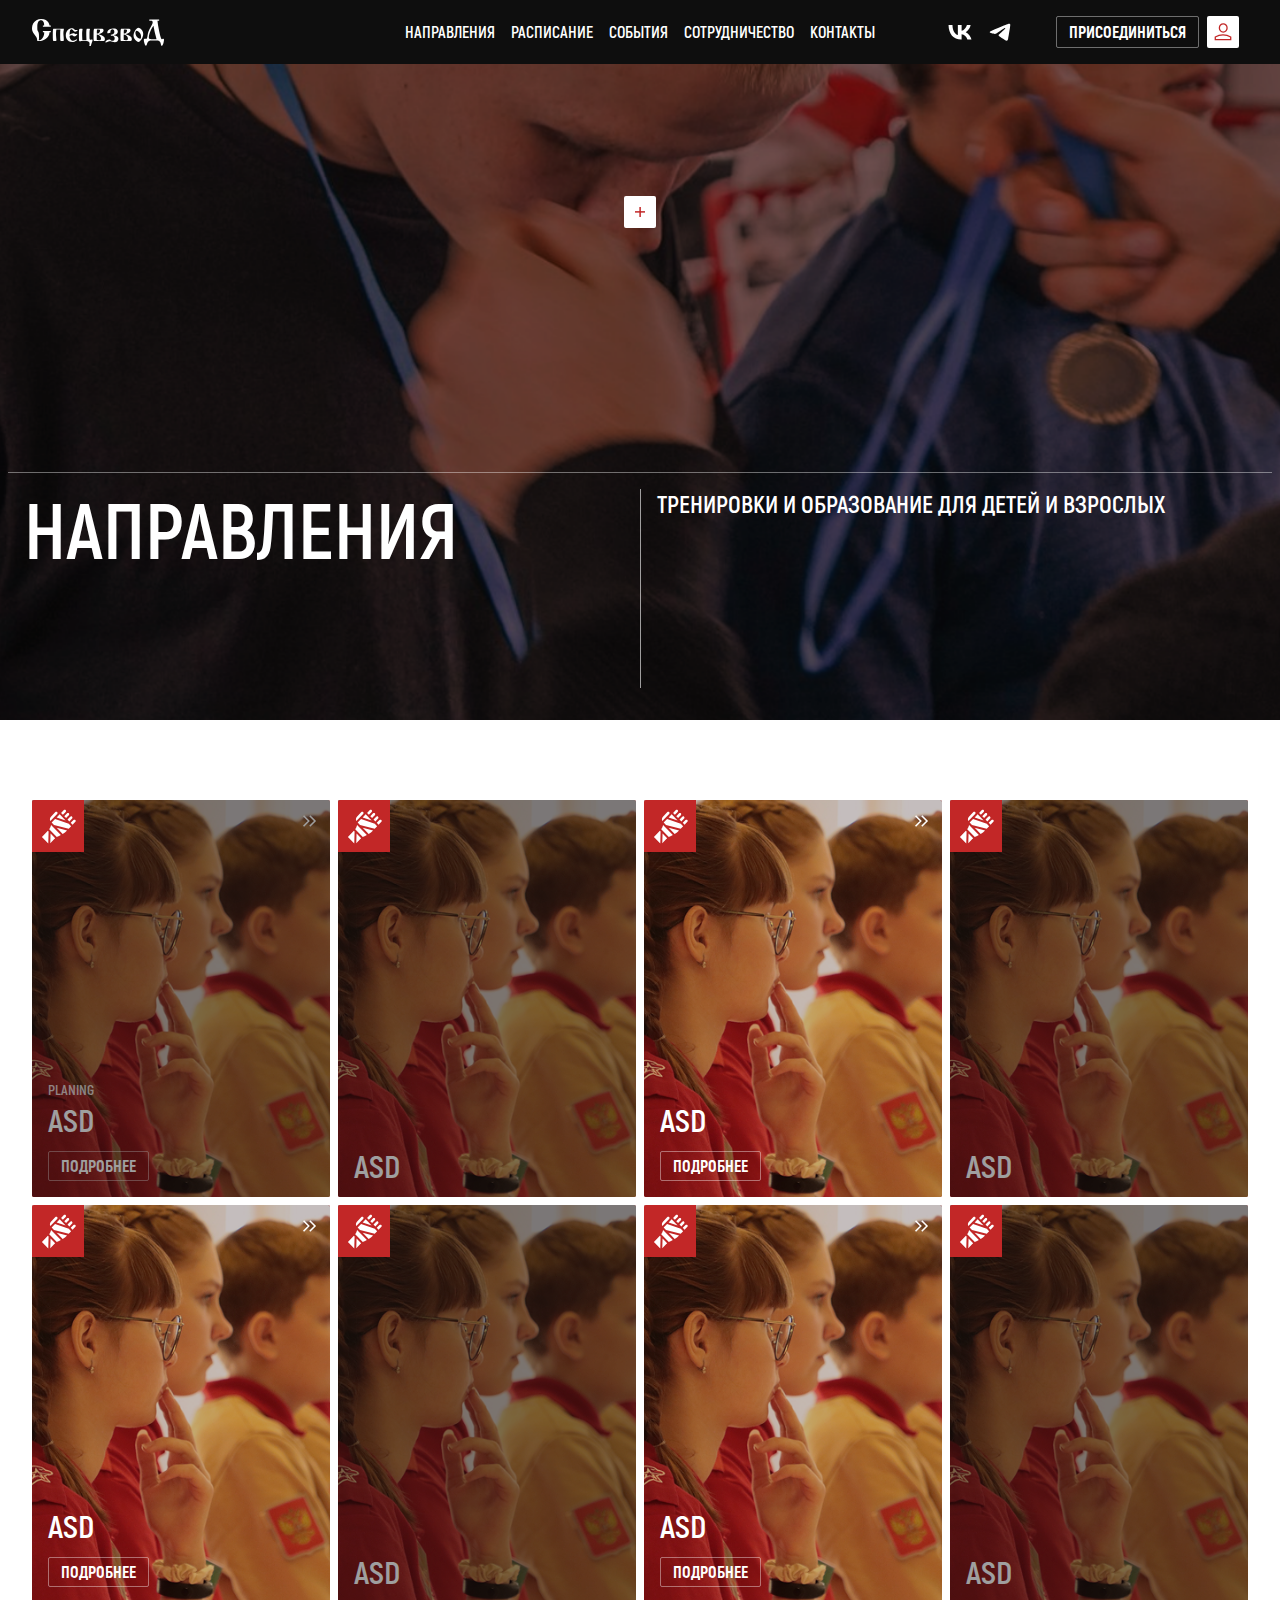
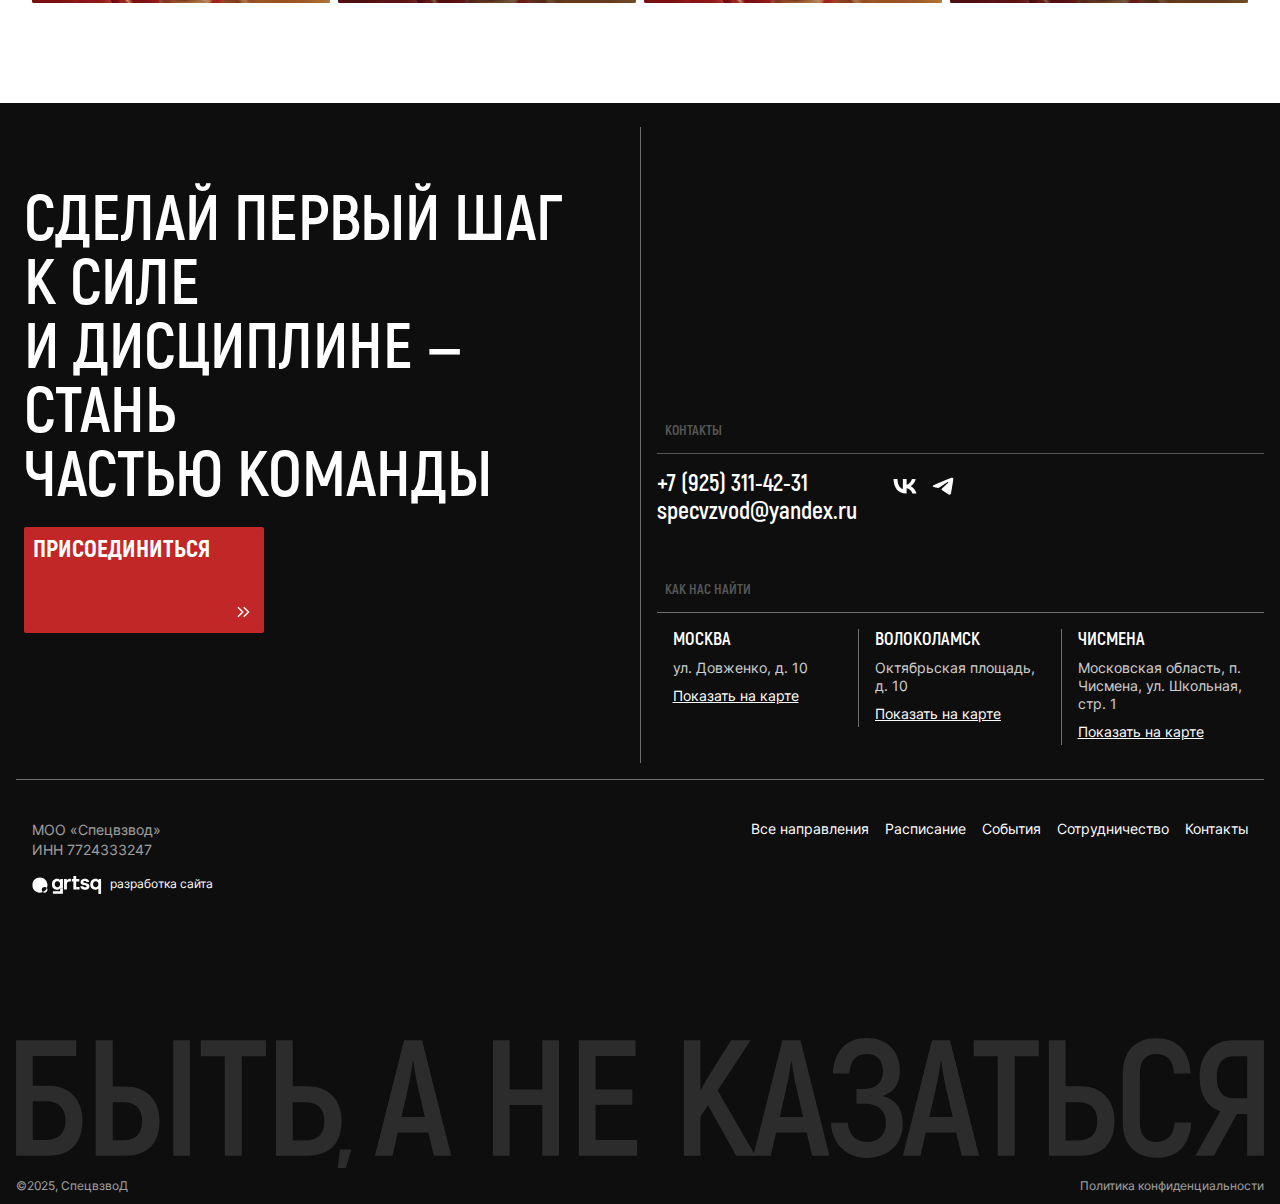
<file: classes.html>
<!DOCTYPE html><!--BkEZiVDVVsqF56uTiTNb9--><html lang="en" class="scroll-smooth"><head><meta charSet="utf-8"/><meta name="viewport" content="width=device-width, initial-scale=1"/><link rel="preload" href="/_next/static/media/Akrobat_Black-s.p.252ddb80.otf" as="font" crossorigin="" type="font/otf"/><link rel="preload" href="/_next/static/media/Akrobat_Bold-s.p.d8873935.otf" as="font" crossorigin="" type="font/otf"/><link rel="preload" href="/_next/static/media/Akrobat_ExtraBold-s.p.d3e1488b.otf" as="font" crossorigin="" type="font/otf"/><link rel="preload" href="/_next/static/media/Akrobat_ExtraLight-s.p.c3b8c399.otf" as="font" crossorigin="" type="font/otf"/><link rel="preload" href="/_next/static/media/Akrobat_Light-s.p.18d88efd.otf" as="font" crossorigin="" type="font/otf"/><link rel="preload" href="/_next/static/media/Akrobat_Regular-s.p.a6b303c2.otf" as="font" crossorigin="" type="font/otf"/><link rel="preload" href="/_next/static/media/Akrobat_SemiBold-s.p.61dd03b6.otf" as="font" crossorigin="" type="font/otf"/><link rel="preload" href="/_next/static/media/Akrobat_Thin-s.p.b08e9d17.otf" as="font" crossorigin="" type="font/otf"/><link rel="preload" href="/_next/static/media/Inter_Black-s.p.d57a093d.otf" as="font" crossorigin="" type="font/otf"/><link rel="preload" href="/_next/static/media/Inter_BlackItalic-s.p.5d44f046.otf" as="font" crossorigin="" type="font/otf"/><link rel="preload" href="/_next/static/media/Inter_Bold-s.p.ea2d745c.otf" as="font" crossorigin="" type="font/otf"/><link rel="preload" href="/_next/static/media/Inter_BoldItalic-s.p.2b6a7330.otf" as="font" crossorigin="" type="font/otf"/><link rel="preload" href="/_next/static/media/Inter_ExtraBold-s.p.bb6dc110.otf" as="font" crossorigin="" type="font/otf"/><link rel="preload" href="/_next/static/media/Inter_ExtraBoldItalic-s.p.d566344f.otf" as="font" crossorigin="" type="font/otf"/><link rel="preload" href="/_next/static/media/Inter_ExtraLight-s.p.9b621866.otf" as="font" crossorigin="" type="font/otf"/><link rel="preload" href="/_next/static/media/Inter_ExtraLightItalic-s.p.44b0519f.otf" as="font" crossorigin="" type="font/otf"/><link rel="preload" href="/_next/static/media/Inter_Italic-s.p.60435eaa.otf" as="font" crossorigin="" type="font/otf"/><link rel="preload" href="/_next/static/media/Inter_Light-s.p.acea17ad.otf" as="font" crossorigin="" type="font/otf"/><link rel="preload" href="/_next/static/media/Inter_LightItalic-s.p.1597d339.otf" as="font" crossorigin="" type="font/otf"/><link rel="preload" href="/_next/static/media/Inter_Medium-s.p.9e6b6b0e.otf" as="font" crossorigin="" type="font/otf"/><link rel="preload" href="/_next/static/media/Inter_MediumItalic-s.p.7344712a.otf" as="font" crossorigin="" type="font/otf"/><link rel="preload" href="/_next/static/media/Inter_Regular-s.p.49836d87.otf" as="font" crossorigin="" type="font/otf"/><link rel="preload" href="/_next/static/media/Inter_SemiBold-s.p.d62b2e64.otf" as="font" crossorigin="" type="font/otf"/><link rel="preload" href="/_next/static/media/Inter_SemiBoldItalic-s.p.4578febc.otf" as="font" crossorigin="" type="font/otf"/><link rel="preload" href="/_next/static/media/Inter_Thin-s.p.6aeafc29.otf" as="font" crossorigin="" type="font/otf"/><link rel="preload" href="/_next/static/media/Inter_ThinItalic-s.p.767658a2.otf" as="font" crossorigin="" type="font/otf"/><link rel="preload" as="image" href="logo.svg"/><link rel="preload" as="image" href="bg3.png"/><link rel="preload" as="image" href="car1.png"/><link rel="preload" as="image" href="assets/developedFrom.svg"/><link rel="preload" as="image" href="assets/footer/footerTitle.svg"/><link rel="preload" as="image" href="assets/footer/FooterTitleDesctop.svg"/><link rel="stylesheet" href="/_next/static/chunks/6f8573bba7148d3d.css" data-precedence="next"/><link rel="stylesheet" href="/_next/static/chunks/be5eaad513130c9f.css" data-precedence="next"/><link rel="preload" as="script" fetchPriority="low" href="/_next/static/chunks/c85a7d07e7b82c9a.js"/><script src="/_next/static/chunks/89fec6e6de8a2578.js" async=""></script><script src="/_next/static/chunks/d04efc723d1783d5.js" async=""></script><script src="/_next/static/chunks/8082ab48faca5ea1.js" async=""></script><script src="/_next/static/chunks/turbopack-dab250640f978c53.js" async=""></script><script src="/_next/static/chunks/ff1a16fafef87110.js" async=""></script><script src="/_next/static/chunks/7dd66bdf8a7e5707.js" async=""></script><script src="/_next/static/chunks/13223d8e68893e5e.js" async=""></script><script src="/_next/static/chunks/baa60d4bbc8fa574.js" async=""></script><meta name="next-size-adjust" content=""/><title>Create Next App</title><meta name="description" content="Generated by create next app"/><link rel="icon" href="/favicon.ico?favicon.0b3bf435.ico" sizes="256x256" type="image/x-icon"/><script src="/_next/static/chunks/a6dad97d9634a72d.js" noModule=""></script></head><body class="inter_81bfa187-module__cqoNha__variable akrobat_72cb505-module__Yf89GG__variable antialiased"><div hidden=""><!--$--><!--/$--></div><div><div class="w-full fixed left-0 right-0 top-0  z-100 bg-black "><div class="flex w-full items-center gap-2 sm:gap-4 justify-between left-0 right-0 top-0 bottom-0 p-4 pl-4 pr-4 md:pl-8 md:pr-8 "><a class="w-full max-w-[25%]" href="/"><img src="logo.svg"/></a><div class="hidden md:flex flex-1 gap-2  items-center justify-center text-[12px] lg:text-[16px] lg:gap-4 text-text-secondary"><a class="font-akrobat font-bold  leading-none uppercase transition-all cursor-pointer hover:opacity-60" href="/events">Направления</a><a class="font-akrobat font-bold  leading-none uppercase transition-all cursor-pointer hover:opacity-60" href="/timetable">Расписание</a><a class="font-akrobat font-bold  leading-none uppercase transition-all cursor-pointer hover:opacity-60" href="/events">События</a><a class="font-akrobat font-bold  leading-none uppercase transition-all cursor-pointer hover:opacity-60" href="/collaboration">Сотрудничество</a><a class="font-akrobat font-bold  leading-none uppercase transition-all cursor-pointer hover:opacity-60" href="/collaboration">Контакты</a></div><div class="flex gap-4 lg:gap-10 w-full max-w-[25%] min-w-fit"><div class="hidden md:flex gap-2"><svg width="32" height="32" viewBox="0 0 52 53" fill="none"><path d="M27.9451 38.8887C15.0886 38.8887 7.30836 29.8647 7 14.8887H13.4994C13.7129 25.9047 18.6467 30.5607 22.4419 31.5207V14.8887H28.6804V24.3927C32.3333 23.9847 36.176 19.6647 37.4569 14.8887H43.6005C43.128 17.3395 42.1645 19.6664 40.7693 21.7261C39.3741 23.7858 37.5768 25.5346 35.4881 26.8647C37.8168 28.084 39.8666 29.7843 41.5051 31.8555C43.1435 33.9267 44.3342 36.3227 45 38.8887H38.2634C36.8402 34.3287 33.3533 30.8007 28.6567 30.3207V38.8887H27.9213H27.9451Z" fill="white"></path></svg><svg width="32" height="32" viewBox="0 0 52 53" fill="none"><path fill-rule="evenodd" clip-rule="evenodd" d="M11.3279 24.9648C20.4529 21.0258 26.5275 18.4085 29.5778 17.1387C38.2595 13.5365 40.0845 12.9146 41.2577 12.8887C41.5184 12.8887 42.092 12.9405 42.4831 13.2515C42.7959 13.5106 42.8741 13.8475 42.9263 14.1067C42.9784 14.3658 43.0305 14.91 42.9784 15.3246C42.5091 20.2484 40.4756 32.195 39.4327 37.6889C38.9895 40.0212 38.1292 40.7986 37.2949 40.8764C35.4699 41.0318 34.0881 39.6843 32.3413 38.5441C29.5778 36.756 28.0396 35.6416 25.3543 33.8794C22.2518 31.8581 24.2593 30.7438 26.0321 28.9298C26.5014 28.4633 34.5053 21.2072 34.6617 20.5594C34.6878 20.4816 34.6878 20.1707 34.5053 20.0152C34.3228 19.8597 34.062 19.9115 33.8535 19.9633C33.5667 20.0152 29.1867 22.9176 20.6614 28.6447C19.41 29.4999 18.289 29.9145 17.2722 29.8886C16.1511 29.8627 14.0133 29.2667 12.3969 28.7484C10.4415 28.1264 8.87724 27.7895 9.0076 26.7011C9.08581 26.131 9.86795 25.5609 11.3279 24.9648Z" fill="white"></path></svg></div><div class="flex gap-2"><button class="inline-flex items-center justify-center gap-1 rounded-[2px] border border-transparent cursor-pointer uppercase font-extrabold text-[16px] leading-none transition-[background-color,transform,opacity] duration-200 ease-in-out active:scale-[0.97] focus-visible:outline focus-visible:outline-2 focus-visible:outline-red focus-visible:outline-offset-2 disabled:opacity-50 disabled:cursor-not-allowed 
    bg-transparent border border-white/40 text-text-secondary
    hover:bg-red active:bg-red
    hover:border-red
   px-3 py-[6px] text-sm"><p class="font-akrobat">присоединиться</p></button><div class="hidden md:flex bg-foreground p-1.5 rounded-[2px] w-[32px] h-[32px] items-center justify-center cursro-pointer hover:*:stroke-white *:transition-all transition-all hover:bg-red cursor-pointer "><svg width="18" height="18" viewBox="0 0 20 21" fill="none" stroke="#C22727"><path d="M1 19.4998L10 19.4998L19 19.4996V16.3602C16.2481 14.7378 13.1497 13.8889 10 13.8938C6.85032 13.8889 3.75192 14.738 1 16.3604V19.4998Z" stroke-width="1.5"></path><path d="M5.76562 5.76515C5.76563 7.02894 6.23973 8.24097 7.08364 9.13461C7.92756 10.0283 9.07215 10.5303 10.2656 10.5303C11.4591 10.5303 12.6037 10.0283 13.4476 9.13461C14.2915 8.24097 14.7656 7.02894 14.7656 5.76515C14.7656 4.50135 14.2915 3.28932 13.4476 2.39568C12.6037 1.50204 11.4591 1 10.2656 1C9.07215 1 7.92756 1.50204 7.08364 2.39568C6.23973 3.28932 5.76563 4.50135 5.76562 5.76515Z" stroke-width="1.5"></path></svg></div><div class="flex md:hidden bg-foreground p-1.5 rounded-[2px] w-[32px] h-[32px] items-center justify-center"><svg width="18" height="18" viewBox="0 0 32 32" fill="none"><path d="M2 12H30" stroke="#C22727" stroke-width="1.5"></path><path d="M2 20H30" stroke="#C22727" stroke-width="1.5"></path></svg></div></div></div></div></div><section class="relative flex flex-col bg-background h-[80vh] w-full"><img class="flex-1 w-full h-full bg-red object-cover" src="bg3.png"/><div class="absolute top-8 left-4 right-4 flex h-[50%] justify-center items-center"><div class="flex flex-col gap-1 items-center"><div class="flex justify-center items-center w-[32px] h-[32px] bg-foreground rounded-[2px]"><svg width="10" height="10" viewBox="0 0 10 10" stroke="#C22727" fill="none"><path d="M5.11719 0V10" stroke-width="1.5"></path><path d="M10 4.8877L-2.75671e-06 4.88769" stroke-width="1.5"></path></svg></div></div></div><div class="absolute left-2 right-2 bottom-8  border-t-1 border-white/40 mt-[-80px] mr-4 ml-4 md:m-0 md:absolute md:pl-4 md:pr-4 md:h-[30%]"><div class="flex flex-col gap-6 md:flex-1 md:h-full pb-4 lg:pb-0"><div class="pt-4 md:flex-1 flex gap-4 text-[16px]  md:text-[24px]"><p class="flex-1 font-akrobat font-bold text-[24px] md:text-[40px] lg:text-[78px] text-text-secondary uppercase leading-none">направления</p><div class="w-[1px] bg-white/60 self-stretch md:min-h-0"></div><p class="flex-1 font-akrobat font-bold text-text-secondary uppercase">Тренировки и образование  для детей и взрослых</p></div></div></div></section><section class="grid grid-cols-2 sm:grid-cols-3 md:grid-cols-4 gap-2 pl-2 pr-2 md:pl-4 md:pr-4 lg:pl-8 lg:pr-8 pt-16 lg:pt-20 pb-20  lg:pb-25"><div class="group relative rounded-[2px] overflow-hidden text-white "><div class="absolute left-0 top-0 right-0  flex justify-between"><div class="size-[42px] lg:size-[52px] z-20 bg-light-red flex items-center justify-center p-2"><svg width="100%" height="100%" viewBox="0 0 33 32" fill="none"><path d="M8.44567 18.9578L15.3958 26.1307C16.04 25.7124 16.7211 25.3539 17.4306 25.0597C18.0042 24.8221 18.5672 24.5596 19.1179 24.273L10.1458 15.0098C9.87978 16.4382 9.30186 17.7847 8.44567 18.9578ZM1.75781 25.9926L7.58269 32L7.87689 21.05L7.21311 20.3647L1.75781 25.9926ZM15.7439 4.99016C15.9639 4.76069 16.0853 4.45753 16.0853 4.13415C16.0853 3.80949 15.9633 3.5044 15.742 3.27559C15.191 2.80411 14.64 2.80411 14.0891 3.27559L10.0416 7.45491C8.99477 8.53598 8.80907 10.1743 9.48381 11.4533L15.7439 4.99016ZM23.4982 3.08584C23.726 2.85776 23.8455 2.56677 23.8567 2.21281C23.8567 1.88755 23.7348 1.58245 23.5135 1.35425C22.9626 0.882107 22.4116 0.881926 21.8605 1.35365L19.3207 3.97594L20.978 5.68736L23.4982 3.08584ZM32.4469 10.5298C31.872 10.0438 31.2414 10.0425 30.7069 10.5272L28.1861 13.13V13.1306L29.8439 14.8427L32.4223 12.1795C32.8612 11.7256 32.8698 10.9931 32.4469 10.5298ZM26.8887 11.7905L29.423 9.17323C29.8741 8.70805 29.8741 7.92197 29.4236 7.45739C28.8106 6.8234 27.9542 7.18765 27.4924 7.7442L25.2314 10.0791L26.8887 11.7905ZM23.9333 8.73893L25.2326 7.39751L26.4418 6.14873C26.8237 5.67658 26.9616 4.91448 26.4688 4.40576C26.0107 3.93331 25.2483 3.96038 24.8165 4.40449L22.2754 7.02745L23.9333 8.73893ZM9.4275 31.8443L13.1079 28.0173C13.3603 27.755 13.6237 27.5035 13.8973 27.2634L9.67453 22.9051L9.4275 31.8443ZM15.2775 8.15144L23.4994 10.9711L23.4976 10.9692L23.4988 10.9698L18.0233 5.31603L15.2781 8.15078L15.2775 8.15144ZM15.3075 17.6592L20.7818 23.311C22.2252 22.3907 23.5766 21.2932 24.8091 20.0401L15.3081 17.6592H15.3075ZM26.3904 13.9564L13.8287 9.64792H13.828L10.6882 12.8899L12.818 15.0886L12.8186 15.0892L26.3273 18.4743L28.5465 16.1823L26.391 13.9571L26.3904 13.9564Z" fill="white"></path></svg></div><div class="size-[42px] z-10 lg:size-[52px]flex items-center justify-center p-2"><svg width="100%" height="100%" viewBox="0 0 25 24" fill="none"><path d="M7.25781 7L12.2578 11.9998L7.25781 17" stroke="white" stroke-width="1.5"></path><path d="M13.2578 7L18.2578 11.9998L13.2578 17" stroke="white" stroke-width="1.5"></path></svg></div></div><div class="absolute flex flex-col z-10 left-2 md:left-4 right-2 md:right-4 bottom-2 md:bottom-4 font-akrobat font-bold text-[18px] uppercase leading-none text-text-secondary"><p class="font-akrobat font-bold uppercase leading-none opacity-80 text-[14px] mb-[6px]">planing</p><p class="font-akrobat font-bold uppercase leading-none text-[18px] sm:text-[22px] lg:text-[32px]">asd</p><button class="inline-flex items-center justify-center gap-1 rounded-[2px] border border-transparent cursor-pointer uppercase font-extrabold text-[16px] leading-none transition-[background-color,transform,opacity] duration-200 ease-in-out active:scale-[0.97] focus-visible:outline focus-visible:outline-2 focus-visible:outline-red focus-visible:outline-offset-2 disabled:opacity-50 disabled:cursor-not-allowed 
    bg-transparent border border-white/40 text-text-secondary
    hover:bg-red active:bg-red
    hover:border-red
   px-3 py-[6px] text-sm w-fit mt-4 "><p class="font-akrobat">подробнее</p></button></div><div class="relative w-full aspect-[3/4] bg-red min-h-[186px]"><img class="w-full h-full object-cover transition-transform duration-300 group-hover:scale-110" src="car1.png"/></div><div class="absolute z-10 left-0 right-0 top-0 bottom-0 bg-description-primary "></div></div><div class="group relative rounded-[2px] overflow-hidden text-white "><div class="absolute left-0 top-0 right-0  flex justify-between"><div class="size-[42px] lg:size-[52px] z-20 bg-light-red flex items-center justify-center p-2"><svg width="100%" height="100%" viewBox="0 0 33 32" fill="none"><path d="M8.44567 18.9578L15.3958 26.1307C16.04 25.7124 16.7211 25.3539 17.4306 25.0597C18.0042 24.8221 18.5672 24.5596 19.1179 24.273L10.1458 15.0098C9.87978 16.4382 9.30186 17.7847 8.44567 18.9578ZM1.75781 25.9926L7.58269 32L7.87689 21.05L7.21311 20.3647L1.75781 25.9926ZM15.7439 4.99016C15.9639 4.76069 16.0853 4.45753 16.0853 4.13415C16.0853 3.80949 15.9633 3.5044 15.742 3.27559C15.191 2.80411 14.64 2.80411 14.0891 3.27559L10.0416 7.45491C8.99477 8.53598 8.80907 10.1743 9.48381 11.4533L15.7439 4.99016ZM23.4982 3.08584C23.726 2.85776 23.8455 2.56677 23.8567 2.21281C23.8567 1.88755 23.7348 1.58245 23.5135 1.35425C22.9626 0.882107 22.4116 0.881926 21.8605 1.35365L19.3207 3.97594L20.978 5.68736L23.4982 3.08584ZM32.4469 10.5298C31.872 10.0438 31.2414 10.0425 30.7069 10.5272L28.1861 13.13V13.1306L29.8439 14.8427L32.4223 12.1795C32.8612 11.7256 32.8698 10.9931 32.4469 10.5298ZM26.8887 11.7905L29.423 9.17323C29.8741 8.70805 29.8741 7.92197 29.4236 7.45739C28.8106 6.8234 27.9542 7.18765 27.4924 7.7442L25.2314 10.0791L26.8887 11.7905ZM23.9333 8.73893L25.2326 7.39751L26.4418 6.14873C26.8237 5.67658 26.9616 4.91448 26.4688 4.40576C26.0107 3.93331 25.2483 3.96038 24.8165 4.40449L22.2754 7.02745L23.9333 8.73893ZM9.4275 31.8443L13.1079 28.0173C13.3603 27.755 13.6237 27.5035 13.8973 27.2634L9.67453 22.9051L9.4275 31.8443ZM15.2775 8.15144L23.4994 10.9711L23.4976 10.9692L23.4988 10.9698L18.0233 5.31603L15.2781 8.15078L15.2775 8.15144ZM15.3075 17.6592L20.7818 23.311C22.2252 22.3907 23.5766 21.2932 24.8091 20.0401L15.3081 17.6592H15.3075ZM26.3904 13.9564L13.8287 9.64792H13.828L10.6882 12.8899L12.818 15.0886L12.8186 15.0892L26.3273 18.4743L28.5465 16.1823L26.391 13.9571L26.3904 13.9564Z" fill="white"></path></svg></div></div><div class="absolute flex flex-col z-10 left-2 md:left-4 right-2 md:right-4 bottom-2 md:bottom-4 font-akrobat font-bold text-[18px] uppercase leading-none text-text-secondary"><p class="font-akrobat font-bold uppercase leading-none text-[18px] sm:text-[22px] lg:text-[32px]">asd</p></div><div class="relative w-full aspect-[3/4] bg-red min-h-[186px]"><img class="w-full h-full object-cover transition-transform duration-300 group-hover:scale-110" src="car1.png"/></div><div class="absolute z-10 left-0 right-0 top-0 bottom-0 bg-description-primary "></div></div><div class="group relative rounded-[2px] overflow-hidden text-white "><div class="absolute left-0 top-0 right-0  flex justify-between"><div class="size-[42px] lg:size-[52px] z-20 bg-light-red flex items-center justify-center p-2"><svg width="100%" height="100%" viewBox="0 0 33 32" fill="none"><path d="M8.44567 18.9578L15.3958 26.1307C16.04 25.7124 16.7211 25.3539 17.4306 25.0597C18.0042 24.8221 18.5672 24.5596 19.1179 24.273L10.1458 15.0098C9.87978 16.4382 9.30186 17.7847 8.44567 18.9578ZM1.75781 25.9926L7.58269 32L7.87689 21.05L7.21311 20.3647L1.75781 25.9926ZM15.7439 4.99016C15.9639 4.76069 16.0853 4.45753 16.0853 4.13415C16.0853 3.80949 15.9633 3.5044 15.742 3.27559C15.191 2.80411 14.64 2.80411 14.0891 3.27559L10.0416 7.45491C8.99477 8.53598 8.80907 10.1743 9.48381 11.4533L15.7439 4.99016ZM23.4982 3.08584C23.726 2.85776 23.8455 2.56677 23.8567 2.21281C23.8567 1.88755 23.7348 1.58245 23.5135 1.35425C22.9626 0.882107 22.4116 0.881926 21.8605 1.35365L19.3207 3.97594L20.978 5.68736L23.4982 3.08584ZM32.4469 10.5298C31.872 10.0438 31.2414 10.0425 30.7069 10.5272L28.1861 13.13V13.1306L29.8439 14.8427L32.4223 12.1795C32.8612 11.7256 32.8698 10.9931 32.4469 10.5298ZM26.8887 11.7905L29.423 9.17323C29.8741 8.70805 29.8741 7.92197 29.4236 7.45739C28.8106 6.8234 27.9542 7.18765 27.4924 7.7442L25.2314 10.0791L26.8887 11.7905ZM23.9333 8.73893L25.2326 7.39751L26.4418 6.14873C26.8237 5.67658 26.9616 4.91448 26.4688 4.40576C26.0107 3.93331 25.2483 3.96038 24.8165 4.40449L22.2754 7.02745L23.9333 8.73893ZM9.4275 31.8443L13.1079 28.0173C13.3603 27.755 13.6237 27.5035 13.8973 27.2634L9.67453 22.9051L9.4275 31.8443ZM15.2775 8.15144L23.4994 10.9711L23.4976 10.9692L23.4988 10.9698L18.0233 5.31603L15.2781 8.15078L15.2775 8.15144ZM15.3075 17.6592L20.7818 23.311C22.2252 22.3907 23.5766 21.2932 24.8091 20.0401L15.3081 17.6592H15.3075ZM26.3904 13.9564L13.8287 9.64792H13.828L10.6882 12.8899L12.818 15.0886L12.8186 15.0892L26.3273 18.4743L28.5465 16.1823L26.391 13.9571L26.3904 13.9564Z" fill="white"></path></svg></div><div class="size-[42px] z-10 lg:size-[52px]flex items-center justify-center p-2"><svg width="100%" height="100%" viewBox="0 0 25 24" fill="none"><path d="M7.25781 7L12.2578 11.9998L7.25781 17" stroke="white" stroke-width="1.5"></path><path d="M13.2578 7L18.2578 11.9998L13.2578 17" stroke="white" stroke-width="1.5"></path></svg></div></div><div class="absolute flex flex-col z-10 left-2 md:left-4 right-2 md:right-4 bottom-2 md:bottom-4 font-akrobat font-bold text-[18px] uppercase leading-none text-text-secondary"><p class="font-akrobat font-bold uppercase leading-none text-[18px] sm:text-[22px] lg:text-[32px]">asd</p><button class="inline-flex items-center justify-center gap-1 rounded-[2px] border border-transparent cursor-pointer uppercase font-extrabold text-[16px] leading-none transition-[background-color,transform,opacity] duration-200 ease-in-out active:scale-[0.97] focus-visible:outline focus-visible:outline-2 focus-visible:outline-red focus-visible:outline-offset-2 disabled:opacity-50 disabled:cursor-not-allowed 
    bg-transparent border border-white/40 text-text-secondary
    hover:bg-red active:bg-red
    hover:border-red
   px-3 py-[6px] text-sm w-fit mt-4 "><p class="font-akrobat">подробнее</p></button></div><div class="relative w-full aspect-[3/4] bg-red min-h-[186px]"><img class="w-full h-full object-cover transition-transform duration-300 group-hover:scale-110" src="car1.png"/></div><div class="absolute z-10 left-0 right-0 top-0 bottom-0 bg-description-primary hidden"></div></div><div class="group relative rounded-[2px] overflow-hidden text-white "><div class="absolute left-0 top-0 right-0  flex justify-between"><div class="size-[42px] lg:size-[52px] z-20 bg-light-red flex items-center justify-center p-2"><svg width="100%" height="100%" viewBox="0 0 33 32" fill="none"><path d="M8.44567 18.9578L15.3958 26.1307C16.04 25.7124 16.7211 25.3539 17.4306 25.0597C18.0042 24.8221 18.5672 24.5596 19.1179 24.273L10.1458 15.0098C9.87978 16.4382 9.30186 17.7847 8.44567 18.9578ZM1.75781 25.9926L7.58269 32L7.87689 21.05L7.21311 20.3647L1.75781 25.9926ZM15.7439 4.99016C15.9639 4.76069 16.0853 4.45753 16.0853 4.13415C16.0853 3.80949 15.9633 3.5044 15.742 3.27559C15.191 2.80411 14.64 2.80411 14.0891 3.27559L10.0416 7.45491C8.99477 8.53598 8.80907 10.1743 9.48381 11.4533L15.7439 4.99016ZM23.4982 3.08584C23.726 2.85776 23.8455 2.56677 23.8567 2.21281C23.8567 1.88755 23.7348 1.58245 23.5135 1.35425C22.9626 0.882107 22.4116 0.881926 21.8605 1.35365L19.3207 3.97594L20.978 5.68736L23.4982 3.08584ZM32.4469 10.5298C31.872 10.0438 31.2414 10.0425 30.7069 10.5272L28.1861 13.13V13.1306L29.8439 14.8427L32.4223 12.1795C32.8612 11.7256 32.8698 10.9931 32.4469 10.5298ZM26.8887 11.7905L29.423 9.17323C29.8741 8.70805 29.8741 7.92197 29.4236 7.45739C28.8106 6.8234 27.9542 7.18765 27.4924 7.7442L25.2314 10.0791L26.8887 11.7905ZM23.9333 8.73893L25.2326 7.39751L26.4418 6.14873C26.8237 5.67658 26.9616 4.91448 26.4688 4.40576C26.0107 3.93331 25.2483 3.96038 24.8165 4.40449L22.2754 7.02745L23.9333 8.73893ZM9.4275 31.8443L13.1079 28.0173C13.3603 27.755 13.6237 27.5035 13.8973 27.2634L9.67453 22.9051L9.4275 31.8443ZM15.2775 8.15144L23.4994 10.9711L23.4976 10.9692L23.4988 10.9698L18.0233 5.31603L15.2781 8.15078L15.2775 8.15144ZM15.3075 17.6592L20.7818 23.311C22.2252 22.3907 23.5766 21.2932 24.8091 20.0401L15.3081 17.6592H15.3075ZM26.3904 13.9564L13.8287 9.64792H13.828L10.6882 12.8899L12.818 15.0886L12.8186 15.0892L26.3273 18.4743L28.5465 16.1823L26.391 13.9571L26.3904 13.9564Z" fill="white"></path></svg></div></div><div class="absolute flex flex-col z-10 left-2 md:left-4 right-2 md:right-4 bottom-2 md:bottom-4 font-akrobat font-bold text-[18px] uppercase leading-none text-text-secondary"><p class="font-akrobat font-bold uppercase leading-none text-[18px] sm:text-[22px] lg:text-[32px]">asd</p></div><div class="relative w-full aspect-[3/4] bg-red min-h-[186px]"><img class="w-full h-full object-cover transition-transform duration-300 group-hover:scale-110" src="car1.png"/></div><div class="absolute z-10 left-0 right-0 top-0 bottom-0 bg-description-primary "></div></div><div class="group relative rounded-[2px] overflow-hidden text-white "><div class="absolute left-0 top-0 right-0  flex justify-between"><div class="size-[42px] lg:size-[52px] z-20 bg-light-red flex items-center justify-center p-2"><svg width="100%" height="100%" viewBox="0 0 33 32" fill="none"><path d="M8.44567 18.9578L15.3958 26.1307C16.04 25.7124 16.7211 25.3539 17.4306 25.0597C18.0042 24.8221 18.5672 24.5596 19.1179 24.273L10.1458 15.0098C9.87978 16.4382 9.30186 17.7847 8.44567 18.9578ZM1.75781 25.9926L7.58269 32L7.87689 21.05L7.21311 20.3647L1.75781 25.9926ZM15.7439 4.99016C15.9639 4.76069 16.0853 4.45753 16.0853 4.13415C16.0853 3.80949 15.9633 3.5044 15.742 3.27559C15.191 2.80411 14.64 2.80411 14.0891 3.27559L10.0416 7.45491C8.99477 8.53598 8.80907 10.1743 9.48381 11.4533L15.7439 4.99016ZM23.4982 3.08584C23.726 2.85776 23.8455 2.56677 23.8567 2.21281C23.8567 1.88755 23.7348 1.58245 23.5135 1.35425C22.9626 0.882107 22.4116 0.881926 21.8605 1.35365L19.3207 3.97594L20.978 5.68736L23.4982 3.08584ZM32.4469 10.5298C31.872 10.0438 31.2414 10.0425 30.7069 10.5272L28.1861 13.13V13.1306L29.8439 14.8427L32.4223 12.1795C32.8612 11.7256 32.8698 10.9931 32.4469 10.5298ZM26.8887 11.7905L29.423 9.17323C29.8741 8.70805 29.8741 7.92197 29.4236 7.45739C28.8106 6.8234 27.9542 7.18765 27.4924 7.7442L25.2314 10.0791L26.8887 11.7905ZM23.9333 8.73893L25.2326 7.39751L26.4418 6.14873C26.8237 5.67658 26.9616 4.91448 26.4688 4.40576C26.0107 3.93331 25.2483 3.96038 24.8165 4.40449L22.2754 7.02745L23.9333 8.73893ZM9.4275 31.8443L13.1079 28.0173C13.3603 27.755 13.6237 27.5035 13.8973 27.2634L9.67453 22.9051L9.4275 31.8443ZM15.2775 8.15144L23.4994 10.9711L23.4976 10.9692L23.4988 10.9698L18.0233 5.31603L15.2781 8.15078L15.2775 8.15144ZM15.3075 17.6592L20.7818 23.311C22.2252 22.3907 23.5766 21.2932 24.8091 20.0401L15.3081 17.6592H15.3075ZM26.3904 13.9564L13.8287 9.64792H13.828L10.6882 12.8899L12.818 15.0886L12.8186 15.0892L26.3273 18.4743L28.5465 16.1823L26.391 13.9571L26.3904 13.9564Z" fill="white"></path></svg></div><div class="size-[42px] z-10 lg:size-[52px]flex items-center justify-center p-2"><svg width="100%" height="100%" viewBox="0 0 25 24" fill="none"><path d="M7.25781 7L12.2578 11.9998L7.25781 17" stroke="white" stroke-width="1.5"></path><path d="M13.2578 7L18.2578 11.9998L13.2578 17" stroke="white" stroke-width="1.5"></path></svg></div></div><div class="absolute flex flex-col z-10 left-2 md:left-4 right-2 md:right-4 bottom-2 md:bottom-4 font-akrobat font-bold text-[18px] uppercase leading-none text-text-secondary"><p class="font-akrobat font-bold uppercase leading-none text-[18px] sm:text-[22px] lg:text-[32px]">asd</p><button class="inline-flex items-center justify-center gap-1 rounded-[2px] border border-transparent cursor-pointer uppercase font-extrabold text-[16px] leading-none transition-[background-color,transform,opacity] duration-200 ease-in-out active:scale-[0.97] focus-visible:outline focus-visible:outline-2 focus-visible:outline-red focus-visible:outline-offset-2 disabled:opacity-50 disabled:cursor-not-allowed 
    bg-transparent border border-white/40 text-text-secondary
    hover:bg-red active:bg-red
    hover:border-red
   px-3 py-[6px] text-sm w-fit mt-4 "><p class="font-akrobat">подробнее</p></button></div><div class="relative w-full aspect-[3/4] bg-red min-h-[186px]"><img class="w-full h-full object-cover transition-transform duration-300 group-hover:scale-110" src="car1.png"/></div><div class="absolute z-10 left-0 right-0 top-0 bottom-0 bg-description-primary hidden"></div></div><div class="group relative rounded-[2px] overflow-hidden text-white "><div class="absolute left-0 top-0 right-0  flex justify-between"><div class="size-[42px] lg:size-[52px] z-20 bg-light-red flex items-center justify-center p-2"><svg width="100%" height="100%" viewBox="0 0 33 32" fill="none"><path d="M8.44567 18.9578L15.3958 26.1307C16.04 25.7124 16.7211 25.3539 17.4306 25.0597C18.0042 24.8221 18.5672 24.5596 19.1179 24.273L10.1458 15.0098C9.87978 16.4382 9.30186 17.7847 8.44567 18.9578ZM1.75781 25.9926L7.58269 32L7.87689 21.05L7.21311 20.3647L1.75781 25.9926ZM15.7439 4.99016C15.9639 4.76069 16.0853 4.45753 16.0853 4.13415C16.0853 3.80949 15.9633 3.5044 15.742 3.27559C15.191 2.80411 14.64 2.80411 14.0891 3.27559L10.0416 7.45491C8.99477 8.53598 8.80907 10.1743 9.48381 11.4533L15.7439 4.99016ZM23.4982 3.08584C23.726 2.85776 23.8455 2.56677 23.8567 2.21281C23.8567 1.88755 23.7348 1.58245 23.5135 1.35425C22.9626 0.882107 22.4116 0.881926 21.8605 1.35365L19.3207 3.97594L20.978 5.68736L23.4982 3.08584ZM32.4469 10.5298C31.872 10.0438 31.2414 10.0425 30.7069 10.5272L28.1861 13.13V13.1306L29.8439 14.8427L32.4223 12.1795C32.8612 11.7256 32.8698 10.9931 32.4469 10.5298ZM26.8887 11.7905L29.423 9.17323C29.8741 8.70805 29.8741 7.92197 29.4236 7.45739C28.8106 6.8234 27.9542 7.18765 27.4924 7.7442L25.2314 10.0791L26.8887 11.7905ZM23.9333 8.73893L25.2326 7.39751L26.4418 6.14873C26.8237 5.67658 26.9616 4.91448 26.4688 4.40576C26.0107 3.93331 25.2483 3.96038 24.8165 4.40449L22.2754 7.02745L23.9333 8.73893ZM9.4275 31.8443L13.1079 28.0173C13.3603 27.755 13.6237 27.5035 13.8973 27.2634L9.67453 22.9051L9.4275 31.8443ZM15.2775 8.15144L23.4994 10.9711L23.4976 10.9692L23.4988 10.9698L18.0233 5.31603L15.2781 8.15078L15.2775 8.15144ZM15.3075 17.6592L20.7818 23.311C22.2252 22.3907 23.5766 21.2932 24.8091 20.0401L15.3081 17.6592H15.3075ZM26.3904 13.9564L13.8287 9.64792H13.828L10.6882 12.8899L12.818 15.0886L12.8186 15.0892L26.3273 18.4743L28.5465 16.1823L26.391 13.9571L26.3904 13.9564Z" fill="white"></path></svg></div></div><div class="absolute flex flex-col z-10 left-2 md:left-4 right-2 md:right-4 bottom-2 md:bottom-4 font-akrobat font-bold text-[18px] uppercase leading-none text-text-secondary"><p class="font-akrobat font-bold uppercase leading-none text-[18px] sm:text-[22px] lg:text-[32px]">asd</p></div><div class="relative w-full aspect-[3/4] bg-red min-h-[186px]"><img class="w-full h-full object-cover transition-transform duration-300 group-hover:scale-110" src="car1.png"/></div><div class="absolute z-10 left-0 right-0 top-0 bottom-0 bg-description-primary "></div></div><div class="group relative rounded-[2px] overflow-hidden text-white "><div class="absolute left-0 top-0 right-0  flex justify-between"><div class="size-[42px] lg:size-[52px] z-20 bg-light-red flex items-center justify-center p-2"><svg width="100%" height="100%" viewBox="0 0 33 32" fill="none"><path d="M8.44567 18.9578L15.3958 26.1307C16.04 25.7124 16.7211 25.3539 17.4306 25.0597C18.0042 24.8221 18.5672 24.5596 19.1179 24.273L10.1458 15.0098C9.87978 16.4382 9.30186 17.7847 8.44567 18.9578ZM1.75781 25.9926L7.58269 32L7.87689 21.05L7.21311 20.3647L1.75781 25.9926ZM15.7439 4.99016C15.9639 4.76069 16.0853 4.45753 16.0853 4.13415C16.0853 3.80949 15.9633 3.5044 15.742 3.27559C15.191 2.80411 14.64 2.80411 14.0891 3.27559L10.0416 7.45491C8.99477 8.53598 8.80907 10.1743 9.48381 11.4533L15.7439 4.99016ZM23.4982 3.08584C23.726 2.85776 23.8455 2.56677 23.8567 2.21281C23.8567 1.88755 23.7348 1.58245 23.5135 1.35425C22.9626 0.882107 22.4116 0.881926 21.8605 1.35365L19.3207 3.97594L20.978 5.68736L23.4982 3.08584ZM32.4469 10.5298C31.872 10.0438 31.2414 10.0425 30.7069 10.5272L28.1861 13.13V13.1306L29.8439 14.8427L32.4223 12.1795C32.8612 11.7256 32.8698 10.9931 32.4469 10.5298ZM26.8887 11.7905L29.423 9.17323C29.8741 8.70805 29.8741 7.92197 29.4236 7.45739C28.8106 6.8234 27.9542 7.18765 27.4924 7.7442L25.2314 10.0791L26.8887 11.7905ZM23.9333 8.73893L25.2326 7.39751L26.4418 6.14873C26.8237 5.67658 26.9616 4.91448 26.4688 4.40576C26.0107 3.93331 25.2483 3.96038 24.8165 4.40449L22.2754 7.02745L23.9333 8.73893ZM9.4275 31.8443L13.1079 28.0173C13.3603 27.755 13.6237 27.5035 13.8973 27.2634L9.67453 22.9051L9.4275 31.8443ZM15.2775 8.15144L23.4994 10.9711L23.4976 10.9692L23.4988 10.9698L18.0233 5.31603L15.2781 8.15078L15.2775 8.15144ZM15.3075 17.6592L20.7818 23.311C22.2252 22.3907 23.5766 21.2932 24.8091 20.0401L15.3081 17.6592H15.3075ZM26.3904 13.9564L13.8287 9.64792H13.828L10.6882 12.8899L12.818 15.0886L12.8186 15.0892L26.3273 18.4743L28.5465 16.1823L26.391 13.9571L26.3904 13.9564Z" fill="white"></path></svg></div><div class="size-[42px] z-10 lg:size-[52px]flex items-center justify-center p-2"><svg width="100%" height="100%" viewBox="0 0 25 24" fill="none"><path d="M7.25781 7L12.2578 11.9998L7.25781 17" stroke="white" stroke-width="1.5"></path><path d="M13.2578 7L18.2578 11.9998L13.2578 17" stroke="white" stroke-width="1.5"></path></svg></div></div><div class="absolute flex flex-col z-10 left-2 md:left-4 right-2 md:right-4 bottom-2 md:bottom-4 font-akrobat font-bold text-[18px] uppercase leading-none text-text-secondary"><p class="font-akrobat font-bold uppercase leading-none text-[18px] sm:text-[22px] lg:text-[32px]">asd</p><button class="inline-flex items-center justify-center gap-1 rounded-[2px] border border-transparent cursor-pointer uppercase font-extrabold text-[16px] leading-none transition-[background-color,transform,opacity] duration-200 ease-in-out active:scale-[0.97] focus-visible:outline focus-visible:outline-2 focus-visible:outline-red focus-visible:outline-offset-2 disabled:opacity-50 disabled:cursor-not-allowed 
    bg-transparent border border-white/40 text-text-secondary
    hover:bg-red active:bg-red
    hover:border-red
   px-3 py-[6px] text-sm w-fit mt-4 "><p class="font-akrobat">подробнее</p></button></div><div class="relative w-full aspect-[3/4] bg-red min-h-[186px]"><img class="w-full h-full object-cover transition-transform duration-300 group-hover:scale-110" src="car1.png"/></div><div class="absolute z-10 left-0 right-0 top-0 bottom-0 bg-description-primary hidden"></div></div><div class="group relative rounded-[2px] overflow-hidden text-white "><div class="absolute left-0 top-0 right-0  flex justify-between"><div class="size-[42px] lg:size-[52px] z-20 bg-light-red flex items-center justify-center p-2"><svg width="100%" height="100%" viewBox="0 0 33 32" fill="none"><path d="M8.44567 18.9578L15.3958 26.1307C16.04 25.7124 16.7211 25.3539 17.4306 25.0597C18.0042 24.8221 18.5672 24.5596 19.1179 24.273L10.1458 15.0098C9.87978 16.4382 9.30186 17.7847 8.44567 18.9578ZM1.75781 25.9926L7.58269 32L7.87689 21.05L7.21311 20.3647L1.75781 25.9926ZM15.7439 4.99016C15.9639 4.76069 16.0853 4.45753 16.0853 4.13415C16.0853 3.80949 15.9633 3.5044 15.742 3.27559C15.191 2.80411 14.64 2.80411 14.0891 3.27559L10.0416 7.45491C8.99477 8.53598 8.80907 10.1743 9.48381 11.4533L15.7439 4.99016ZM23.4982 3.08584C23.726 2.85776 23.8455 2.56677 23.8567 2.21281C23.8567 1.88755 23.7348 1.58245 23.5135 1.35425C22.9626 0.882107 22.4116 0.881926 21.8605 1.35365L19.3207 3.97594L20.978 5.68736L23.4982 3.08584ZM32.4469 10.5298C31.872 10.0438 31.2414 10.0425 30.7069 10.5272L28.1861 13.13V13.1306L29.8439 14.8427L32.4223 12.1795C32.8612 11.7256 32.8698 10.9931 32.4469 10.5298ZM26.8887 11.7905L29.423 9.17323C29.8741 8.70805 29.8741 7.92197 29.4236 7.45739C28.8106 6.8234 27.9542 7.18765 27.4924 7.7442L25.2314 10.0791L26.8887 11.7905ZM23.9333 8.73893L25.2326 7.39751L26.4418 6.14873C26.8237 5.67658 26.9616 4.91448 26.4688 4.40576C26.0107 3.93331 25.2483 3.96038 24.8165 4.40449L22.2754 7.02745L23.9333 8.73893ZM9.4275 31.8443L13.1079 28.0173C13.3603 27.755 13.6237 27.5035 13.8973 27.2634L9.67453 22.9051L9.4275 31.8443ZM15.2775 8.15144L23.4994 10.9711L23.4976 10.9692L23.4988 10.9698L18.0233 5.31603L15.2781 8.15078L15.2775 8.15144ZM15.3075 17.6592L20.7818 23.311C22.2252 22.3907 23.5766 21.2932 24.8091 20.0401L15.3081 17.6592H15.3075ZM26.3904 13.9564L13.8287 9.64792H13.828L10.6882 12.8899L12.818 15.0886L12.8186 15.0892L26.3273 18.4743L28.5465 16.1823L26.391 13.9571L26.3904 13.9564Z" fill="white"></path></svg></div></div><div class="absolute flex flex-col z-10 left-2 md:left-4 right-2 md:right-4 bottom-2 md:bottom-4 font-akrobat font-bold text-[18px] uppercase leading-none text-text-secondary"><p class="font-akrobat font-bold uppercase leading-none text-[18px] sm:text-[22px] lg:text-[32px]">asd</p></div><div class="relative w-full aspect-[3/4] bg-red min-h-[186px]"><img class="w-full h-full object-cover transition-transform duration-300 group-hover:scale-110" src="car1.png"/></div><div class="absolute z-10 left-0 right-0 top-0 bottom-0 bg-description-primary "></div></div></section><footer class="flex flex-col bg-background text-text-secondary"><div class="flex flex-col md:flex-row pl-2 pr-2 md:pl-4 md:pr-4"><div class="flex flex-1 flex-col gap-6 pt-[56px] mt-[24px] pl-2 pr-2 md:border-r-1 border-description-secondary mb-4"><p class="font-akrobat font-bold text-[32px] md:text-[40px] lg:text-[64px] leading-none md:pr-4 uppercase">Сделай первый шаг к силе и дисциплине — стань частью команды</p><button class="inline-flex items-center justify-center gap-1 rounded-[2px] border border-transparent cursor-pointer uppercase font-extrabold text-[16px] leading-none transition-[background-color,transform,opacity] duration-200 ease-in-out active:scale-[0.97] focus-visible:outline focus-visible:outline-2 focus-visible:outline-red focus-visible:outline-offset-2 disabled:opacity-50 disabled:cursor-not-allowed 
    bg-light-red hover:bg-red active:bg-dark-red text-text-secondary
   
    w-full flex-col items-start gap-10 p-2
    [&amp;&gt;*:last-child]:self-end
    md:max-w-[240px]
   text-[24px]"><p class="font-akrobat">присоединиться</p><svg width="24" height="24" viewBox="0 0 25 24" fill="none"><path d="M7.25781 7L12.2578 11.9998L7.25781 17" stroke="white" stroke-width="1.5"></path><path d="M13.2578 7L18.2578 11.9998L13.2578 17" stroke="white" stroke-width="1.5"></path></svg></button></div><div class="flex flex-1 flex-col md:ml-4"><div class="flex flex-col gap-4"><p class="font-akrobat font-bold text-[14px] leading-none opacity-30 uppercase pl-2 pr-2 mt-[80px] md:mt-80">Контакты</p><div class="Separator-module__nKuzAa__container"></div><div class="flex flex-col gap-6 md:flex-row md:gap-8"><div><p class="font-akrobat font-bold text-[24px] leading-none">+7 (925) 311-42-31</p><p class="font-akrobat font-bold text-[24px] leading-none mt-1">specvzvod@yandex.ru</p></div><div class="flex md:hidden gap-2"><svg width="52" height="52" viewBox="0 0 52 53" fill="none"><path d="M27.9451 38.8887C15.0886 38.8887 7.30836 29.8647 7 14.8887H13.4994C13.7129 25.9047 18.6467 30.5607 22.4419 31.5207V14.8887H28.6804V24.3927C32.3333 23.9847 36.176 19.6647 37.4569 14.8887H43.6005C43.128 17.3395 42.1645 19.6664 40.7693 21.7261C39.3741 23.7858 37.5768 25.5346 35.4881 26.8647C37.8168 28.084 39.8666 29.7843 41.5051 31.8555C43.1435 33.9267 44.3342 36.3227 45 38.8887H38.2634C36.8402 34.3287 33.3533 30.8007 28.6567 30.3207V38.8887H27.9213H27.9451Z" fill="white"></path></svg><svg width="52" height="52" viewBox="0 0 52 53" fill="none"><path fill-rule="evenodd" clip-rule="evenodd" d="M11.3279 24.9648C20.4529 21.0258 26.5275 18.4085 29.5778 17.1387C38.2595 13.5365 40.0845 12.9146 41.2577 12.8887C41.5184 12.8887 42.092 12.9405 42.4831 13.2515C42.7959 13.5106 42.8741 13.8475 42.9263 14.1067C42.9784 14.3658 43.0305 14.91 42.9784 15.3246C42.5091 20.2484 40.4756 32.195 39.4327 37.6889C38.9895 40.0212 38.1292 40.7986 37.2949 40.8764C35.4699 41.0318 34.0881 39.6843 32.3413 38.5441C29.5778 36.756 28.0396 35.6416 25.3543 33.8794C22.2518 31.8581 24.2593 30.7438 26.0321 28.9298C26.5014 28.4633 34.5053 21.2072 34.6617 20.5594C34.6878 20.4816 34.6878 20.1707 34.5053 20.0152C34.3228 19.8597 34.062 19.9115 33.8535 19.9633C33.5667 20.0152 29.1867 22.9176 20.6614 28.6447C19.41 29.4999 18.289 29.9145 17.2722 29.8886C16.1511 29.8627 14.0133 29.2667 12.3969 28.7484C10.4415 28.1264 8.87724 27.7895 9.0076 26.7011C9.08581 26.131 9.86795 25.5609 11.3279 24.9648Z" fill="white"></path></svg></div><div class="hidden md:flex gap-1.5"><svg width="32" height="32" viewBox="0 0 52 53" fill="none"><path d="M27.9451 38.8887C15.0886 38.8887 7.30836 29.8647 7 14.8887H13.4994C13.7129 25.9047 18.6467 30.5607 22.4419 31.5207V14.8887H28.6804V24.3927C32.3333 23.9847 36.176 19.6647 37.4569 14.8887H43.6005C43.128 17.3395 42.1645 19.6664 40.7693 21.7261C39.3741 23.7858 37.5768 25.5346 35.4881 26.8647C37.8168 28.084 39.8666 29.7843 41.5051 31.8555C43.1435 33.9267 44.3342 36.3227 45 38.8887H38.2634C36.8402 34.3287 33.3533 30.8007 28.6567 30.3207V38.8887H27.9213H27.9451Z" fill="white"></path></svg><svg width="32" height="32" viewBox="0 0 52 53" fill="none"><path fill-rule="evenodd" clip-rule="evenodd" d="M11.3279 24.9648C20.4529 21.0258 26.5275 18.4085 29.5778 17.1387C38.2595 13.5365 40.0845 12.9146 41.2577 12.8887C41.5184 12.8887 42.092 12.9405 42.4831 13.2515C42.7959 13.5106 42.8741 13.8475 42.9263 14.1067C42.9784 14.3658 43.0305 14.91 42.9784 15.3246C42.5091 20.2484 40.4756 32.195 39.4327 37.6889C38.9895 40.0212 38.1292 40.7986 37.2949 40.8764C35.4699 41.0318 34.0881 39.6843 32.3413 38.5441C29.5778 36.756 28.0396 35.6416 25.3543 33.8794C22.2518 31.8581 24.2593 30.7438 26.0321 28.9298C26.5014 28.4633 34.5053 21.2072 34.6617 20.5594C34.6878 20.4816 34.6878 20.1707 34.5053 20.0152C34.3228 19.8597 34.062 19.9115 33.8535 19.9633C33.5667 20.0152 29.1867 22.9176 20.6614 28.6447C19.41 29.4999 18.289 29.9145 17.2722 29.8886C16.1511 29.8627 14.0133 29.2667 12.3969 28.7484C10.4415 28.1264 8.87724 27.7895 9.0076 26.7011C9.08581 26.131 9.86795 25.5609 11.3279 24.9648Z" fill="white"></path></svg></div></div></div><div class="flex flex-col mt-[60px] gap-4"><p class="font-akrobat font-bold text-[14px] leading-none opacity-30 uppercase pl-2 pr-2">Как нас найти</p><div class="grid grid-cols-2 md:flex md:*:border-b-0! md:*:flex-1 md:*:border-t-1 *:not-last:border-t-1 *:not-last:border-b-1 *:border-description-secondary"><div class="flex flex-col"><div class="flex flex-col pb-6 gap-3 mt-4 mb-4 pl-4 pr-4 border-r-1 border-description-secondary"><p class="font-akrobat font-bold text-[18px] uppercase leading-none">Москва</p><p class="font-inter text-[14px] opacity-80 leading-4.5">ул. Довженко, д. 10</p><p class="font-inter text-[14px] leading-none underline">Показать на карте</p></div></div><div class="flex flex-col "><div class="flex flex-col pb-6 gap-3 mt-4 mb-4 pl-4 pr-4 md:border-r-1 border-description-secondary"><p class="font-akrobat font-bold text-[18px] uppercase leading-none">Волоколамск</p><p class="font-inter text-[14px] leading-4.5 opacity-80">Октябрьская площадь, д. 10</p><p class="font-inter text-[14px] leading-none underline">Показать на карте</p></div></div><div class="flex flex-col "><div class="flex flex-col gap-3 pb-6 mt-4 mb-4 pl-4 pr-4 border-r-1 md:border-r-0 border-description-secondary"><p class="font-akrobat font-bold text-[18px] uppercase leading-none">Чисмена</p><p class="font-inter text-[14px] leading-4.5 opacity-80">Московская область, п. Чисмена, ул. Школьная, стр. 1</p><p class="font-inter text-[14px] leading-none underline">Показать на карте</p></div></div></div></div></div></div><div class="flex flex-col gap-8 pt-16 md:pt-[40px] md:pl-4 ml-2 md:ml-4 md:pr-4 mr-2 md:mr-4 border-t-1 border-description-secondary md:flex-row-reverse md:justify-between"><div class="flex flex-col gap-2 md:flex-row md:gap-4 *:transition-all *:hover:opacity-60 *:cursor-pointer "><p class="font-inter text-[14px] text-text-secondary uppercase md:normal-case">Все направления</p><p class="font-inter text-[14px] text-text-secondary">Расписание</p><p class="font-inter text-[14px] text-text-secondary">События</p><p class="font-inter text-[14px] text-text-secondary">Сотрудничество</p><p class="font-inter text-[14px] text-text-secondary">Контакты</p></div><div class="pl-2 pr-2 md:pl-0 md:pr-0"><p class="font-inter text-[14px] text-text-secondary opacity-60 leading-5">МОО «Спецвзвод»<br/>ИНН 7724333247</p><p class="font-inter text-[12px] inline-flex gap-2 mt-4"><span><img src="assets/developedFrom.svg"/></span>разработка сайта</p></div></div><div class="flex flex-col pl-2 md:pl-4 pr-2 md:pr-4"><img class="w-full mt-16 md:hidden" src="assets/footer/footerTitle.svg"/><img class="w-full mt-[140px] hidden md:block" src="assets/footer/FooterTitleDesctop.svg"/><div class="flex justify-between gap-3 pt-3 pb-3 text-[12px]"><p class="font-inter leading-none text-text-secondary opacity-60">©2025, СпецвзвоД</p><p class="font-inter leading-none text-text-secondary opacity-60">Политика конфиденциальности</p></div></div></footer></div><!--$--><!--/$--><script src="/_next/static/chunks/c85a7d07e7b82c9a.js" id="_R_" async=""></script><script>(self.__next_f=self.__next_f||[]).push([0])</script><script>self.__next_f.push([1,"1:\"$Sreact.fragment\"\n2:I[39756,[\"/_next/static/chunks/ff1a16fafef87110.js\",\"/_next/static/chunks/7dd66bdf8a7e5707.js\"],\"default\"]\n3:I[37457,[\"/_next/static/chunks/ff1a16fafef87110.js\",\"/_next/static/chunks/7dd66bdf8a7e5707.js\"],\"default\"]\n4:I[24273,[\"/_next/static/chunks/13223d8e68893e5e.js\",\"/_next/static/chunks/baa60d4bbc8fa574.js\"],\"default\"]\n5:I[44907,[\"/_next/static/chunks/13223d8e68893e5e.js\",\"/_next/static/chunks/baa60d4bbc8fa574.js\"],\"default\"]\n10:I[68027,[],\"default\"]\n:HL[\"/_next/static/chunks/6f8573bba7148d3d.css\",\"style\"]\n:HL[\"/_next/static/media/Akrobat_Black-s.p.252ddb80.otf\",\"font\",{\"crossOrigin\":\"\",\"type\":\"font/otf\"}]\n:HL[\"/_next/static/media/Akrobat_Bold-s.p.d8873935.otf\",\"font\",{\"crossOrigin\":\"\",\"type\":\"font/otf\"}]\n:HL[\"/_next/static/media/Akrobat_ExtraBold-s.p.d3e1488b.otf\",\"font\",{\"crossOrigin\":\"\",\"type\":\"font/otf\"}]\n:HL[\"/_next/static/media/Akrobat_ExtraLight-s.p.c3b8c399.otf\",\"font\",{\"crossOrigin\":\"\",\"type\":\"font/otf\"}]\n:HL[\"/_next/static/media/Akrobat_Light-s.p.18d88efd.otf\",\"font\",{\"crossOrigin\":\"\",\"type\":\"font/otf\"}]\n:HL[\"/_next/static/media/Akrobat_Regular-s.p.a6b303c2.otf\",\"font\",{\"crossOrigin\":\"\",\"type\":\"font/otf\"}]\n:HL[\"/_next/static/media/Akrobat_SemiBold-s.p.61dd03b6.otf\",\"font\",{\"crossOrigin\":\"\",\"type\":\"font/otf\"}]\n:HL[\"/_next/static/media/Akrobat_Thin-s.p.b08e9d17.otf\",\"font\",{\"crossOrigin\":\"\",\"type\":\"font/otf\"}]\n:HL[\"/_next/static/media/Inter_Black-s.p.d57a093d.otf\",\"font\",{\"crossOrigin\":\"\",\"type\":\"font/otf\"}]\n:HL[\"/_next/static/media/Inter_BlackItalic-s.p.5d44f046.otf\",\"font\",{\"crossOrigin\":\"\",\"type\":\"font/otf\"}]\n:HL[\"/_next/static/media/Inter_Bold-s.p.ea2d745c.otf\",\"font\",{\"crossOrigin\":\"\",\"type\":\"font/otf\"}]\n:HL[\"/_next/static/media/Inter_BoldItalic-s.p.2b6a7330.otf\",\"font\",{\"crossOrigin\":\"\",\"type\":\"font/otf\"}]\n:HL[\"/_next/static/media/Inter_ExtraBold-s.p.bb6dc110.otf\",\"font\",{\"crossOrigin\":\"\",\"type\":\"font/otf\"}]\n:HL[\"/_next/static/media/Inter_ExtraBoldItalic-s.p.d566344f.otf\",\"font\",{\"crossOrigin\":\"\",\"type\":\"font/otf\"}]\n:HL[\"/_next/static/media/Inter_ExtraLight-s.p.9b621866.ot"])</script><script>self.__next_f.push([1,"f\",\"font\",{\"crossOrigin\":\"\",\"type\":\"font/otf\"}]\n:HL[\"/_next/static/media/Inter_ExtraLightItalic-s.p.44b0519f.otf\",\"font\",{\"crossOrigin\":\"\",\"type\":\"font/otf\"}]\n:HL[\"/_next/static/media/Inter_Italic-s.p.60435eaa.otf\",\"font\",{\"crossOrigin\":\"\",\"type\":\"font/otf\"}]\n:HL[\"/_next/static/media/Inter_Light-s.p.acea17ad.otf\",\"font\",{\"crossOrigin\":\"\",\"type\":\"font/otf\"}]\n:HL[\"/_next/static/media/Inter_LightItalic-s.p.1597d339.otf\",\"font\",{\"crossOrigin\":\"\",\"type\":\"font/otf\"}]\n:HL[\"/_next/static/media/Inter_Medium-s.p.9e6b6b0e.otf\",\"font\",{\"crossOrigin\":\"\",\"type\":\"font/otf\"}]\n:HL[\"/_next/static/media/Inter_MediumItalic-s.p.7344712a.otf\",\"font\",{\"crossOrigin\":\"\",\"type\":\"font/otf\"}]\n:HL[\"/_next/static/media/Inter_Regular-s.p.49836d87.otf\",\"font\",{\"crossOrigin\":\"\",\"type\":\"font/otf\"}]\n:HL[\"/_next/static/media/Inter_SemiBold-s.p.d62b2e64.otf\",\"font\",{\"crossOrigin\":\"\",\"type\":\"font/otf\"}]\n:HL[\"/_next/static/media/Inter_SemiBoldItalic-s.p.4578febc.otf\",\"font\",{\"crossOrigin\":\"\",\"type\":\"font/otf\"}]\n:HL[\"/_next/static/media/Inter_Thin-s.p.6aeafc29.otf\",\"font\",{\"crossOrigin\":\"\",\"type\":\"font/otf\"}]\n:HL[\"/_next/static/media/Inter_ThinItalic-s.p.767658a2.otf\",\"font\",{\"crossOrigin\":\"\",\"type\":\"font/otf\"}]\n:HL[\"/_next/static/chunks/be5eaad513130c9f.css\",\"style\"]\n"])</script><script>self.__next_f.push([1,"0:{\"P\":null,\"b\":\"BkEZiVDVVsqF56uTiTNb9\",\"p\":\"\",\"c\":[\"\",\"classes\"],\"i\":false,\"f\":[[[\"\",{\"children\":[\"classes\",{\"children\":[\"__PAGE__\",{}]}]},\"$undefined\",\"$undefined\",true],[\"\",[\"$\",\"$1\",\"c\",{\"children\":[[[\"$\",\"link\",\"0\",{\"rel\":\"stylesheet\",\"href\":\"/_next/static/chunks/6f8573bba7148d3d.css\",\"precedence\":\"next\",\"crossOrigin\":\"$undefined\",\"nonce\":\"$undefined\"}]],[\"$\",\"html\",null,{\"lang\":\"en\",\"className\":\"scroll-smooth\",\"children\":[\"$\",\"body\",null,{\"className\":\"inter_81bfa187-module__cqoNha__variable akrobat_72cb505-module__Yf89GG__variable antialiased\",\"children\":[\"$\",\"$L2\",null,{\"parallelRouterKey\":\"children\",\"error\":\"$undefined\",\"errorStyles\":\"$undefined\",\"errorScripts\":\"$undefined\",\"template\":[\"$\",\"$L3\",null,{}],\"templateStyles\":\"$undefined\",\"templateScripts\":\"$undefined\",\"notFound\":[[[\"$\",\"title\",null,{\"children\":\"404: This page could not be found.\"}],[\"$\",\"div\",null,{\"style\":{\"fontFamily\":\"system-ui,\\\"Segoe UI\\\",Roboto,Helvetica,Arial,sans-serif,\\\"Apple Color Emoji\\\",\\\"Segoe UI Emoji\\\"\",\"height\":\"100vh\",\"textAlign\":\"center\",\"display\":\"flex\",\"flexDirection\":\"column\",\"alignItems\":\"center\",\"justifyContent\":\"center\"},\"children\":[\"$\",\"div\",null,{\"children\":[[\"$\",\"style\",null,{\"dangerouslySetInnerHTML\":{\"__html\":\"body{color:#000;background:#fff;margin:0}.next-error-h1{border-right:1px solid rgba(0,0,0,.3)}@media (prefers-color-scheme:dark){body{color:#fff;background:#000}.next-error-h1{border-right:1px solid rgba(255,255,255,.3)}}\"}}],[\"$\",\"h1\",null,{\"className\":\"next-error-h1\",\"style\":{\"display\":\"inline-block\",\"margin\":\"0 20px 0 0\",\"padding\":\"0 23px 0 0\",\"fontSize\":24,\"fontWeight\":500,\"verticalAlign\":\"top\",\"lineHeight\":\"49px\"},\"children\":404}],[\"$\",\"div\",null,{\"style\":{\"display\":\"inline-block\"},\"children\":[\"$\",\"h2\",null,{\"style\":{\"fontSize\":14,\"fontWeight\":400,\"lineHeight\":\"49px\",\"margin\":0},\"children\":\"This page could not be found.\"}]}]]}]}]],[]],\"forbidden\":\"$undefined\",\"unauthorized\":\"$undefined\"}]}]}]]}],{\"children\":[\"classes\",[\"$\",\"$1\",\"c\",{\"children\":[null,[\"$\",\"$L2\",null,{\"parallelRouterKey\":\"children\",\"error\":\"$undefined\",\"errorStyles\":\"$undefined\",\"errorScripts\":\"$undefined\",\"template\":[\"$\",\"$L3\",null,{}],\"templateStyles\":\"$undefined\",\"templateScripts\":\"$undefined\",\"notFound\":\"$undefined\",\"forbidden\":\"$undefined\",\"unauthorized\":\"$undefined\"}]]}],{\"children\":[\"__PAGE__\",[\"$\",\"$1\",\"c\",{\"children\":[[\"$\",\"div\",null,{\"children\":[[\"$\",\"$L4\",null,{}],[\"$\",\"section\",null,{\"className\":\"relative flex flex-col bg-background h-[80vh] w-full\",\"children\":[[\"$\",\"img\",null,{\"className\":\"flex-1 w-full h-full bg-red object-cover\",\"src\":\"bg3.png\"}],[\"$\",\"div\",null,{\"className\":\"absolute top-8 left-4 right-4 flex h-[50%] justify-center items-center\",\"children\":[\"$\",\"div\",null,{\"className\":\"flex flex-col gap-1 items-center\",\"children\":[\"$\",\"div\",null,{\"className\":\"flex justify-center items-center w-[32px] h-[32px] bg-foreground rounded-[2px]\",\"children\":[\"$\",\"svg\",null,{\"width\":10,\"height\":10,\"viewBox\":\"0 0 10 10\",\"stroke\":\"#C22727\",\"fill\":\"none\",\"className\":\"$undefined\",\"children\":[[\"$\",\"path\",null,{\"d\":\"M5.11719 0V10\",\"strokeWidth\":\"1.5\"}],[\"$\",\"path\",null,{\"d\":\"M10 4.8877L-2.75671e-06 4.88769\",\"strokeWidth\":\"1.5\"}]]}]}]}]}],[\"$\",\"div\",null,{\"className\":\"absolute left-2 right-2 bottom-8  border-t-1 border-white/40 mt-[-80px] mr-4 ml-4 md:m-0 md:absolute md:pl-4 md:pr-4 md:h-[30%]\",\"children\":[\"$\",\"div\",null,{\"className\":\"flex flex-col gap-6 md:flex-1 md:h-full pb-4 lg:pb-0\",\"children\":[\"$\",\"div\",null,{\"className\":\"pt-4 md:flex-1 flex gap-4 text-[16px]  md:text-[24px]\",\"children\":[[\"$\",\"p\",null,{\"className\":\"flex-1 font-akrobat font-bold text-[24px] md:text-[40px] lg:text-[78px] text-text-secondary uppercase leading-none\",\"children\":\"направления\"}],[\"$\",\"div\",null,{\"className\":\"w-[1px] bg-white/60 self-stretch md:min-h-0\"}],[\"$\",\"p\",null,{\"className\":\"flex-1 font-akrobat font-bold text-text-secondary uppercase\",\"children\":\"Тренировки и образование  для детей и взрослых\"}]]}]}]}]]}],[\"$\",\"$L5\",null,{}],[\"$\",\"footer\",null,{\"className\":\"flex flex-col bg-background text-text-secondary\",\"children\":[[\"$\",\"div\",null,{\"className\":\"flex flex-col md:flex-row pl-2 pr-2 md:pl-4 md:pr-4\",\"children\":[[\"$\",\"div\",null,{\"className\":\"flex flex-1 flex-col gap-6 pt-[56px] mt-[24px] pl-2 pr-2 md:border-r-1 border-description-secondary mb-4\",\"children\":[[\"$\",\"p\",null,{\"className\":\"font-akrobat font-bold text-[32px] md:text-[40px] lg:text-[64px] leading-none md:pr-4 uppercase\",\"children\":\"Сделай первый шаг к силе и дисциплине — стань частью команды\"}],[\"$\",\"button\",null,{\"ref\":\"$undefined\",\"className\":\"inline-flex items-center justify-center gap-1 rounded-[2px] border border-transparent cursor-pointer uppercase font-extrabold text-[16px] leading-none transition-[background-color,transform,opacity] duration-200 ease-in-out active:scale-[0.97] focus-visible:outline focus-visible:outline-2 focus-visible:outline-red focus-visible:outline-offset-2 disabled:opacity-50 disabled:cursor-not-allowed \\n    bg-light-red hover:bg-red active:bg-dark-red text-text-secondary\\n   \\n    w-full flex-col items-start gap-10 p-2\\n    [\u0026\u003e*:last-child]:self-end\\n    md:max-w-[240px]\\n   text-[24px]\",\"children\":[\"$L6\",\"$L7\"]}]]}],\"$L8\"]}],\"$L9\",\"$La\"]}]]}],[\"$Lb\",\"$Lc\",\"$Ld\"],\"$Le\"]}],{},null,false]},null,false]},null,false],\"$Lf\",false]],\"m\":\"$undefined\",\"G\":[\"$10\",[\"$L11\"]],\"s\":false,\"S\":true}\n"])</script><script>self.__next_f.push([1,"13:I[97367,[\"/_next/static/chunks/ff1a16fafef87110.js\",\"/_next/static/chunks/7dd66bdf8a7e5707.js\"],\"OutletBoundary\"]\n15:I[11533,[\"/_next/static/chunks/ff1a16fafef87110.js\",\"/_next/static/chunks/7dd66bdf8a7e5707.js\"],\"AsyncMetadataOutlet\"]\n17:I[97367,[\"/_next/static/chunks/ff1a16fafef87110.js\",\"/_next/static/chunks/7dd66bdf8a7e5707.js\"],\"ViewportBoundary\"]\n19:I[97367,[\"/_next/static/chunks/ff1a16fafef87110.js\",\"/_next/static/chunks/7dd66bdf8a7e5707.js\"],\"MetadataBoundary\"]\n1a:\"$Sreact.suspense\"\n6:[\"$\",\"p\",null,{\"className\":\"font-akrobat\",\"children\":\"присоединиться\"}]\n7:[\"$\",\"svg\",null,{\"width\":24,\"height\":24,\"viewBox\":\"0 0 25 24\",\"fill\":\"none\",\"className\":\"$undefined\",\"children\":[[\"$\",\"path\",null,{\"d\":\"M7.25781 7L12.2578 11.9998L7.25781 17\",\"stroke\":\"white\",\"strokeWidth\":\"1.5\"}],[\"$\",\"path\",null,{\"d\":\"M13.2578 7L18.2578 11.9998L13.2578 17\",\"stroke\":\"white\",\"strokeWidth\":\"1.5\"}]]}]\n"])</script><script>self.__next_f.push([1,"8:[\"$\",\"div\",null,{\"className\":\"flex flex-1 flex-col md:ml-4\",\"children\":[[\"$\",\"div\",null,{\"className\":\"flex flex-col gap-4\",\"children\":[[\"$\",\"p\",null,{\"className\":\"font-akrobat font-bold text-[14px] leading-none opacity-30 uppercase pl-2 pr-2 mt-[80px] md:mt-80\",\"children\":\"Контакты\"}],[\"$\",\"div\",null,{\"className\":\"Separator-module__nKuzAa__container\"}],[\"$\",\"div\",null,{\"className\":\"flex flex-col gap-6 md:flex-row md:gap-8\",\"children\":[[\"$\",\"div\",null,{\"children\":[[\"$\",\"p\",null,{\"className\":\"font-akrobat font-bold text-[24px] leading-none\",\"children\":\"+7 (925) 311-42-31\"}],[\"$\",\"p\",null,{\"className\":\"font-akrobat font-bold text-[24px] leading-none mt-1\",\"children\":\"specvzvod@yandex.ru\"}]]}],[\"$\",\"div\",null,{\"className\":\"flex md:hidden gap-2\",\"children\":[[\"$\",\"svg\",null,{\"width\":52,\"height\":52,\"viewBox\":\"0 0 52 53\",\"fill\":\"none\",\"className\":\"$undefined\",\"children\":[\"$\",\"path\",null,{\"d\":\"M27.9451 38.8887C15.0886 38.8887 7.30836 29.8647 7 14.8887H13.4994C13.7129 25.9047 18.6467 30.5607 22.4419 31.5207V14.8887H28.6804V24.3927C32.3333 23.9847 36.176 19.6647 37.4569 14.8887H43.6005C43.128 17.3395 42.1645 19.6664 40.7693 21.7261C39.3741 23.7858 37.5768 25.5346 35.4881 26.8647C37.8168 28.084 39.8666 29.7843 41.5051 31.8555C43.1435 33.9267 44.3342 36.3227 45 38.8887H38.2634C36.8402 34.3287 33.3533 30.8007 28.6567 30.3207V38.8887H27.9213H27.9451Z\",\"fill\":\"white\"}]}],[\"$\",\"svg\",null,{\"width\":52,\"height\":52,\"viewBox\":\"0 0 52 53\",\"fill\":\"none\",\"className\":\"$undefined\",\"children\":[\"$\",\"path\",null,{\"fillRule\":\"evenodd\",\"clipRule\":\"evenodd\",\"d\":\"M11.3279 24.9648C20.4529 21.0258 26.5275 18.4085 29.5778 17.1387C38.2595 13.5365 40.0845 12.9146 41.2577 12.8887C41.5184 12.8887 42.092 12.9405 42.4831 13.2515C42.7959 13.5106 42.8741 13.8475 42.9263 14.1067C42.9784 14.3658 43.0305 14.91 42.9784 15.3246C42.5091 20.2484 40.4756 32.195 39.4327 37.6889C38.9895 40.0212 38.1292 40.7986 37.2949 40.8764C35.4699 41.0318 34.0881 39.6843 32.3413 38.5441C29.5778 36.756 28.0396 35.6416 25.3543 33.8794C22.2518 31.8581 24.2593 30.7438 26.0321 28.9298C26.5014 28.4633 34.5053 21.2072 34.6617 20.5594C34.6878 20.4816 34.6878 20.1707 34.5053 20.0152C34.3228 19.8597 34.062 19.9115 33.8535 19.9633C33.5667 20.0152 29.1867 22.9176 20.6614 28.6447C19.41 29.4999 18.289 29.9145 17.2722 29.8886C16.1511 29.8627 14.0133 29.2667 12.3969 28.7484C10.4415 28.1264 8.87724 27.7895 9.0076 26.7011C9.08581 26.131 9.86795 25.5609 11.3279 24.9648Z\",\"fill\":\"white\"}]}]]}],[\"$\",\"div\",null,{\"className\":\"hidden md:flex gap-1.5\",\"children\":[[\"$\",\"svg\",null,{\"width\":32,\"height\":32,\"viewBox\":\"0 0 52 53\",\"fill\":\"none\",\"className\":\"$undefined\",\"children\":[\"$\",\"path\",null,{\"d\":\"M27.9451 38.8887C15.0886 38.8887 7.30836 29.8647 7 14.8887H13.4994C13.7129 25.9047 18.6467 30.5607 22.4419 31.5207V14.8887H28.6804V24.3927C32.3333 23.9847 36.176 19.6647 37.4569 14.8887H43.6005C43.128 17.3395 42.1645 19.6664 40.7693 21.7261C39.3741 23.7858 37.5768 25.5346 35.4881 26.8647C37.8168 28.084 39.8666 29.7843 41.5051 31.8555C43.1435 33.9267 44.3342 36.3227 45 38.8887H38.2634C36.8402 34.3287 33.3533 30.8007 28.6567 30.3207V38.8887H27.9213H27.9451Z\",\"fill\":\"white\"}]}],[\"$\",\"svg\",null,{\"width\":32,\"height\":32,\"viewBox\":\"0 0 52 53\",\"fill\":\"none\",\"className\":\"$undefined\",\"children\":[\"$\",\"path\",null,{\"fillRule\":\"evenodd\",\"clipRule\":\"evenodd\",\"d\":\"M11.3279 24.9648C20.4529 21.0258 26.5275 18.4085 29.5778 17.1387C38.2595 13.5365 40.0845 12.9146 41.2577 12.8887C41.5184 12.8887 42.092 12.9405 42.4831 13.2515C42.7959 13.5106 42.8741 13.8475 42.9263 14.1067C42.9784 14.3658 43.0305 14.91 42.9784 15.3246C42.5091 20.2484 40.4756 32.195 39.4327 37.6889C38.9895 40.0212 38.1292 40.7986 37.2949 40.8764C35.4699 41.0318 34.0881 39.6843 32.3413 38.5441C29.5778 36.756 28.0396 35.6416 25.3543 33.8794C22.2518 31.8581 24.2593 30.7438 26.0321 28.9298C26.5014 28.4633 34.5053 21.2072 34.6617 20.5594C34.6878 20.4816 34.6878 20.1707 34.5053 20.0152C34.3228 19.8597 34.062 19.9115 33.8535 19.9633C33.5667 20.0152 29.1867 22.9176 20.6614 28.6447C19.41 29.4999 18.289 29.9145 17.2722 29.8886C16.1511 29.8627 14.0133 29.2667 12.3969 28.7484C10.4415 28.1264 8.87724 27.7895 9.0076 26.7011C9.08581 26.131 9.86795 25.5609 11.3279 24.9648Z\",\"fill\":\"white\"}]}]]}]]}]]}],\"$L12\"]}]\n"])</script><script>self.__next_f.push([1,"9:[\"$\",\"div\",null,{\"className\":\"flex flex-col gap-8 pt-16 md:pt-[40px] md:pl-4 ml-2 md:ml-4 md:pr-4 mr-2 md:mr-4 border-t-1 border-description-secondary md:flex-row-reverse md:justify-between\",\"children\":[[\"$\",\"div\",null,{\"className\":\"flex flex-col gap-2 md:flex-row md:gap-4 *:transition-all *:hover:opacity-60 *:cursor-pointer \",\"children\":[[\"$\",\"p\",null,{\"className\":\"font-inter text-[14px] text-text-secondary uppercase md:normal-case\",\"children\":\"Все направления\"}],[\"$\",\"p\",null,{\"className\":\"font-inter text-[14px] text-text-secondary\",\"children\":\"Расписание\"}],[\"$\",\"p\",null,{\"className\":\"font-inter text-[14px] text-text-secondary\",\"children\":\"События\"}],[\"$\",\"p\",null,{\"className\":\"font-inter text-[14px] text-text-secondary\",\"children\":\"Сотрудничество\"}],[\"$\",\"p\",null,{\"className\":\"font-inter text-[14px] text-text-secondary\",\"children\":\"Контакты\"}]]}],[\"$\",\"div\",null,{\"className\":\"pl-2 pr-2 md:pl-0 md:pr-0\",\"children\":[[\"$\",\"p\",null,{\"className\":\"font-inter text-[14px] text-text-secondary opacity-60 leading-5\",\"children\":[\"МОО «Спецвзвод»\",[\"$\",\"br\",null,{}],\"ИНН 7724333247\"]}],[\"$\",\"p\",null,{\"className\":\"font-inter text-[12px] inline-flex gap-2 mt-4\",\"children\":[[\"$\",\"span\",null,{\"children\":[\"$\",\"img\",null,{\"src\":\"assets/developedFrom.svg\"}]}],\"разработка сайта\"]}]]}]]}]\n"])</script><script>self.__next_f.push([1,"a:[\"$\",\"div\",null,{\"className\":\"flex flex-col pl-2 md:pl-4 pr-2 md:pr-4\",\"children\":[[\"$\",\"img\",null,{\"className\":\"w-full mt-16 md:hidden\",\"src\":\"assets/footer/footerTitle.svg\"}],[\"$\",\"img\",null,{\"className\":\"w-full mt-[140px] hidden md:block\",\"src\":\"assets/footer/FooterTitleDesctop.svg\"}],[\"$\",\"div\",null,{\"className\":\"flex justify-between gap-3 pt-3 pb-3 text-[12px]\",\"children\":[[\"$\",\"p\",null,{\"className\":\"font-inter leading-none text-text-secondary opacity-60\",\"children\":\"©2025, СпецвзвоД\"}],[\"$\",\"p\",null,{\"className\":\"font-inter leading-none text-text-secondary opacity-60\",\"children\":\"Политика конфиденциальности\"}]]}]]}]\nb:[\"$\",\"link\",\"0\",{\"rel\":\"stylesheet\",\"href\":\"/_next/static/chunks/be5eaad513130c9f.css\",\"precedence\":\"next\",\"crossOrigin\":\"$undefined\",\"nonce\":\"$undefined\"}]\nc:[\"$\",\"script\",\"script-0\",{\"src\":\"/_next/static/chunks/13223d8e68893e5e.js\",\"async\":true,\"nonce\":\"$undefined\"}]\nd:[\"$\",\"script\",\"script-1\",{\"src\":\"/_next/static/chunks/baa60d4bbc8fa574.js\",\"async\":true,\"nonce\":\"$undefined\"}]\ne:[\"$\",\"$L13\",null,{\"children\":[\"$L14\",[\"$\",\"$L15\",null,{\"promise\":\"$@16\"}]]}]\nf:[\"$\",\"$1\",\"h\",{\"children\":[null,[[\"$\",\"$L17\",null,{\"children\":\"$L18\"}],[\"$\",\"meta\",null,{\"name\":\"next-size-adjust\",\"content\":\"\"}]],[\"$\",\"$L19\",null,{\"children\":[\"$\",\"div\",null,{\"hidden\":true,\"children\":[\"$\",\"$1a\",null,{\"fallback\":null,\"children\":\"$L1b\"}]}]}]]}]\n11:[\"$\",\"link\",\"0\",{\"rel\":\"stylesheet\",\"href\":\"/_next/static/chunks/6f8573bba7148d3d.css\",\"precedence\":\"next\",\"crossOrigin\":\"$undefined\",\"nonce\":\"$undefined\"}]\n"])</script><script>self.__next_f.push([1,"12:[\"$\",\"div\",null,{\"className\":\"flex flex-col mt-[60px] gap-4\",\"children\":[[\"$\",\"p\",null,{\"className\":\"font-akrobat font-bold text-[14px] leading-none opacity-30 uppercase pl-2 pr-2\",\"children\":\"Как нас найти\"}],[\"$\",\"div\",null,{\"className\":\"grid grid-cols-2 md:flex md:*:border-b-0! md:*:flex-1 md:*:border-t-1 *:not-last:border-t-1 *:not-last:border-b-1 *:border-description-secondary\",\"children\":[[\"$\",\"div\",null,{\"className\":\"flex flex-col\",\"children\":[\"$\",\"div\",null,{\"className\":\"flex flex-col pb-6 gap-3 mt-4 mb-4 pl-4 pr-4 border-r-1 border-description-secondary\",\"children\":[[\"$\",\"p\",null,{\"className\":\"font-akrobat font-bold text-[18px] uppercase leading-none\",\"children\":\"Москва\"}],[\"$\",\"p\",null,{\"className\":\"font-inter text-[14px] opacity-80 leading-4.5\",\"children\":\"ул. Довженко, д. 10\"}],[\"$\",\"p\",null,{\"className\":\"font-inter text-[14px] leading-none underline\",\"children\":\"Показать на карте\"}]]}]}],[\"$\",\"div\",null,{\"className\":\"flex flex-col \",\"children\":[\"$\",\"div\",null,{\"className\":\"flex flex-col pb-6 gap-3 mt-4 mb-4 pl-4 pr-4 md:border-r-1 border-description-secondary\",\"children\":[[\"$\",\"p\",null,{\"className\":\"font-akrobat font-bold text-[18px] uppercase leading-none\",\"children\":\"Волоколамск\"}],[\"$\",\"p\",null,{\"className\":\"font-inter text-[14px] leading-4.5 opacity-80\",\"children\":\"Октябрьская площадь, д. 10\"}],[\"$\",\"p\",null,{\"className\":\"font-inter text-[14px] leading-none underline\",\"children\":\"Показать на карте\"}]]}]}],[\"$\",\"div\",null,{\"className\":\"flex flex-col \",\"children\":[\"$\",\"div\",null,{\"className\":\"flex flex-col gap-3 pb-6 mt-4 mb-4 pl-4 pr-4 border-r-1 md:border-r-0 border-description-secondary\",\"children\":[[\"$\",\"p\",null,{\"className\":\"font-akrobat font-bold text-[18px] uppercase leading-none\",\"children\":\"Чисмена\"}],[\"$\",\"p\",null,{\"className\":\"font-inter text-[14px] leading-4.5 opacity-80\",\"children\":\"Московская область, п. Чисмена, ул. Школьная, стр. 1\"}],[\"$\",\"p\",null,{\"className\":\"font-inter text-[14px] leading-none underline\",\"children\":\"Показать на карте\"}]]}]}]]}]]}]\n"])</script><script>self.__next_f.push([1,"18:[[\"$\",\"meta\",\"0\",{\"charSet\":\"utf-8\"}],[\"$\",\"meta\",\"1\",{\"name\":\"viewport\",\"content\":\"width=device-width, initial-scale=1\"}]]\n14:null\n"])</script><script>self.__next_f.push([1,"1c:I[27201,[\"/_next/static/chunks/ff1a16fafef87110.js\",\"/_next/static/chunks/7dd66bdf8a7e5707.js\"],\"IconMark\"]\n16:{\"metadata\":[[\"$\",\"title\",\"0\",{\"children\":\"Create Next App\"}],[\"$\",\"meta\",\"1\",{\"name\":\"description\",\"content\":\"Generated by create next app\"}],[\"$\",\"link\",\"2\",{\"rel\":\"icon\",\"href\":\"/favicon.ico?favicon.0b3bf435.ico\",\"sizes\":\"256x256\",\"type\":\"image/x-icon\"}],[\"$\",\"$L1c\",\"3\",{}]],\"error\":null,\"digest\":\"$undefined\"}\n"])</script><script>self.__next_f.push([1,"1b:\"$16:metadata\"\n"])</script></body></html>
</file>
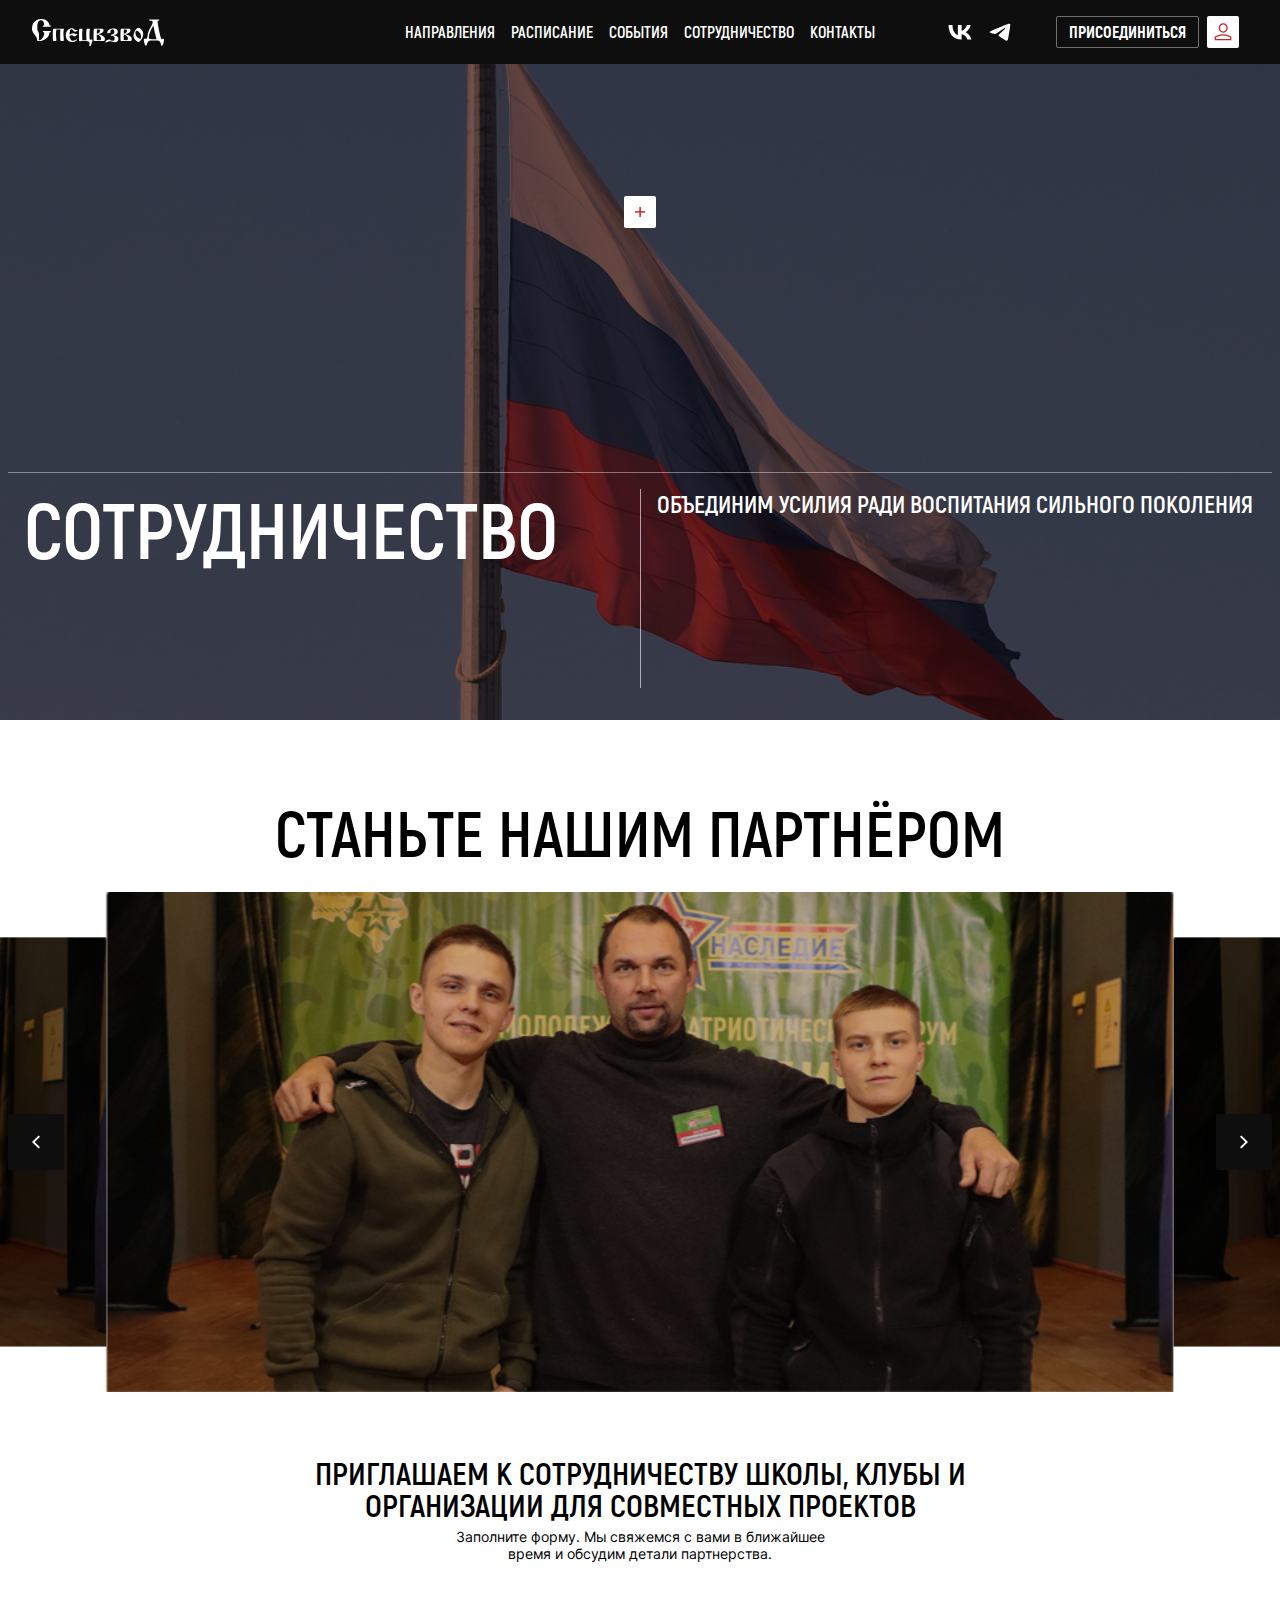
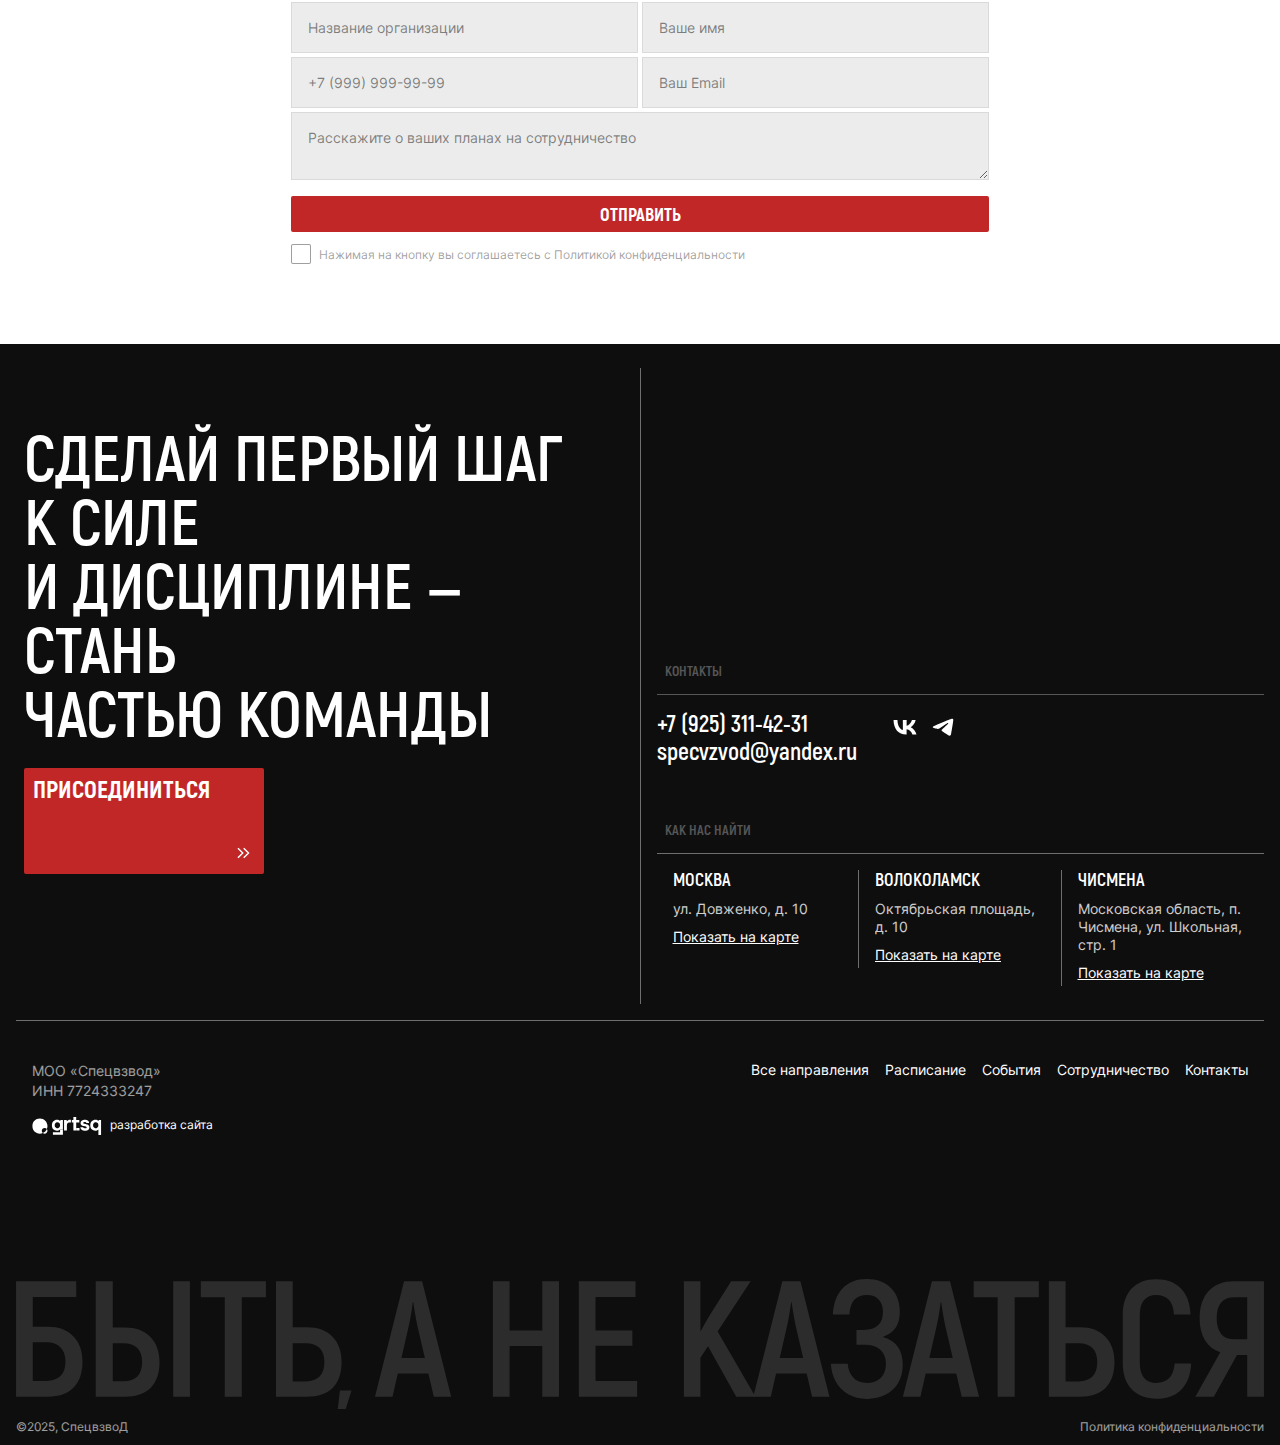
<file: collaboration.html>
<!DOCTYPE html><!--BkEZiVDVVsqF56uTiTNb9--><html lang="en" class="scroll-smooth"><head><meta charSet="utf-8"/><meta name="viewport" content="width=device-width, initial-scale=1"/><link rel="preload" href="/_next/static/media/Akrobat_Black-s.p.252ddb80.otf" as="font" crossorigin="" type="font/otf"/><link rel="preload" href="/_next/static/media/Akrobat_Bold-s.p.d8873935.otf" as="font" crossorigin="" type="font/otf"/><link rel="preload" href="/_next/static/media/Akrobat_ExtraBold-s.p.d3e1488b.otf" as="font" crossorigin="" type="font/otf"/><link rel="preload" href="/_next/static/media/Akrobat_ExtraLight-s.p.c3b8c399.otf" as="font" crossorigin="" type="font/otf"/><link rel="preload" href="/_next/static/media/Akrobat_Light-s.p.18d88efd.otf" as="font" crossorigin="" type="font/otf"/><link rel="preload" href="/_next/static/media/Akrobat_Regular-s.p.a6b303c2.otf" as="font" crossorigin="" type="font/otf"/><link rel="preload" href="/_next/static/media/Akrobat_SemiBold-s.p.61dd03b6.otf" as="font" crossorigin="" type="font/otf"/><link rel="preload" href="/_next/static/media/Akrobat_Thin-s.p.b08e9d17.otf" as="font" crossorigin="" type="font/otf"/><link rel="preload" href="/_next/static/media/Inter_Black-s.p.d57a093d.otf" as="font" crossorigin="" type="font/otf"/><link rel="preload" href="/_next/static/media/Inter_BlackItalic-s.p.5d44f046.otf" as="font" crossorigin="" type="font/otf"/><link rel="preload" href="/_next/static/media/Inter_Bold-s.p.ea2d745c.otf" as="font" crossorigin="" type="font/otf"/><link rel="preload" href="/_next/static/media/Inter_BoldItalic-s.p.2b6a7330.otf" as="font" crossorigin="" type="font/otf"/><link rel="preload" href="/_next/static/media/Inter_ExtraBold-s.p.bb6dc110.otf" as="font" crossorigin="" type="font/otf"/><link rel="preload" href="/_next/static/media/Inter_ExtraBoldItalic-s.p.d566344f.otf" as="font" crossorigin="" type="font/otf"/><link rel="preload" href="/_next/static/media/Inter_ExtraLight-s.p.9b621866.otf" as="font" crossorigin="" type="font/otf"/><link rel="preload" href="/_next/static/media/Inter_ExtraLightItalic-s.p.44b0519f.otf" as="font" crossorigin="" type="font/otf"/><link rel="preload" href="/_next/static/media/Inter_Italic-s.p.60435eaa.otf" as="font" crossorigin="" type="font/otf"/><link rel="preload" href="/_next/static/media/Inter_Light-s.p.acea17ad.otf" as="font" crossorigin="" type="font/otf"/><link rel="preload" href="/_next/static/media/Inter_LightItalic-s.p.1597d339.otf" as="font" crossorigin="" type="font/otf"/><link rel="preload" href="/_next/static/media/Inter_Medium-s.p.9e6b6b0e.otf" as="font" crossorigin="" type="font/otf"/><link rel="preload" href="/_next/static/media/Inter_MediumItalic-s.p.7344712a.otf" as="font" crossorigin="" type="font/otf"/><link rel="preload" href="/_next/static/media/Inter_Regular-s.p.49836d87.otf" as="font" crossorigin="" type="font/otf"/><link rel="preload" href="/_next/static/media/Inter_SemiBold-s.p.d62b2e64.otf" as="font" crossorigin="" type="font/otf"/><link rel="preload" href="/_next/static/media/Inter_SemiBoldItalic-s.p.4578febc.otf" as="font" crossorigin="" type="font/otf"/><link rel="preload" href="/_next/static/media/Inter_Thin-s.p.6aeafc29.otf" as="font" crossorigin="" type="font/otf"/><link rel="preload" href="/_next/static/media/Inter_ThinItalic-s.p.767658a2.otf" as="font" crossorigin="" type="font/otf"/><link rel="preload" as="image" href="logo.svg"/><link rel="preload" as="image" href="bg4.png"/><link rel="preload" as="image" href="collaboration/slide1.png"/><link rel="preload" as="image" href="assets/developedFrom.svg"/><link rel="preload" as="image" href="assets/footer/footerTitle.svg"/><link rel="preload" as="image" href="assets/footer/FooterTitleDesctop.svg"/><link rel="stylesheet" href="/_next/static/chunks/6f8573bba7148d3d.css" data-precedence="next"/><link rel="stylesheet" href="/_next/static/chunks/be5eaad513130c9f.css" data-precedence="next"/><link rel="stylesheet" href="/_next/static/chunks/6c94f45191acf928.css" data-precedence="next"/><link rel="preload" as="script" fetchPriority="low" href="/_next/static/chunks/c85a7d07e7b82c9a.js"/><script src="/_next/static/chunks/89fec6e6de8a2578.js" async=""></script><script src="/_next/static/chunks/d04efc723d1783d5.js" async=""></script><script src="/_next/static/chunks/8082ab48faca5ea1.js" async=""></script><script src="/_next/static/chunks/turbopack-dab250640f978c53.js" async=""></script><script src="/_next/static/chunks/ff1a16fafef87110.js" async=""></script><script src="/_next/static/chunks/7dd66bdf8a7e5707.js" async=""></script><script src="/_next/static/chunks/bd2033343c4d18d2.js" async=""></script><script src="/_next/static/chunks/212e39a08fa1210a.js" async=""></script><script src="/_next/static/chunks/baa60d4bbc8fa574.js" async=""></script><meta name="next-size-adjust" content=""/><title>Create Next App</title><meta name="description" content="Generated by create next app"/><link rel="icon" href="/favicon.ico?favicon.0b3bf435.ico" sizes="256x256" type="image/x-icon"/><script src="/_next/static/chunks/a6dad97d9634a72d.js" noModule=""></script></head><body class="inter_81bfa187-module__cqoNha__variable akrobat_72cb505-module__Yf89GG__variable antialiased"><div hidden=""><!--$--><!--/$--></div><div><div class="w-full fixed left-0 right-0 top-0  z-100 bg-black "><div class="flex w-full items-center gap-2 sm:gap-4 justify-between left-0 right-0 top-0 bottom-0 p-4 pl-4 pr-4 md:pl-8 md:pr-8 "><a class="w-full max-w-[25%]" href="/"><img src="logo.svg"/></a><div class="hidden md:flex flex-1 gap-2  items-center justify-center text-[12px] lg:text-[16px] lg:gap-4 text-text-secondary"><a class="font-akrobat font-bold  leading-none uppercase transition-all cursor-pointer hover:opacity-60" href="/events">Направления</a><a class="font-akrobat font-bold  leading-none uppercase transition-all cursor-pointer hover:opacity-60" href="/timetable">Расписание</a><a class="font-akrobat font-bold  leading-none uppercase transition-all cursor-pointer hover:opacity-60" href="/events">События</a><a class="font-akrobat font-bold  leading-none uppercase transition-all cursor-pointer hover:opacity-60" href="/collaboration">Сотрудничество</a><a class="font-akrobat font-bold  leading-none uppercase transition-all cursor-pointer hover:opacity-60" href="/collaboration">Контакты</a></div><div class="flex gap-4 lg:gap-10 w-full max-w-[25%] min-w-fit"><div class="hidden md:flex gap-2"><svg width="32" height="32" viewBox="0 0 52 53" fill="none"><path d="M27.9451 38.8887C15.0886 38.8887 7.30836 29.8647 7 14.8887H13.4994C13.7129 25.9047 18.6467 30.5607 22.4419 31.5207V14.8887H28.6804V24.3927C32.3333 23.9847 36.176 19.6647 37.4569 14.8887H43.6005C43.128 17.3395 42.1645 19.6664 40.7693 21.7261C39.3741 23.7858 37.5768 25.5346 35.4881 26.8647C37.8168 28.084 39.8666 29.7843 41.5051 31.8555C43.1435 33.9267 44.3342 36.3227 45 38.8887H38.2634C36.8402 34.3287 33.3533 30.8007 28.6567 30.3207V38.8887H27.9213H27.9451Z" fill="white"></path></svg><svg width="32" height="32" viewBox="0 0 52 53" fill="none"><path fill-rule="evenodd" clip-rule="evenodd" d="M11.3279 24.9648C20.4529 21.0258 26.5275 18.4085 29.5778 17.1387C38.2595 13.5365 40.0845 12.9146 41.2577 12.8887C41.5184 12.8887 42.092 12.9405 42.4831 13.2515C42.7959 13.5106 42.8741 13.8475 42.9263 14.1067C42.9784 14.3658 43.0305 14.91 42.9784 15.3246C42.5091 20.2484 40.4756 32.195 39.4327 37.6889C38.9895 40.0212 38.1292 40.7986 37.2949 40.8764C35.4699 41.0318 34.0881 39.6843 32.3413 38.5441C29.5778 36.756 28.0396 35.6416 25.3543 33.8794C22.2518 31.8581 24.2593 30.7438 26.0321 28.9298C26.5014 28.4633 34.5053 21.2072 34.6617 20.5594C34.6878 20.4816 34.6878 20.1707 34.5053 20.0152C34.3228 19.8597 34.062 19.9115 33.8535 19.9633C33.5667 20.0152 29.1867 22.9176 20.6614 28.6447C19.41 29.4999 18.289 29.9145 17.2722 29.8886C16.1511 29.8627 14.0133 29.2667 12.3969 28.7484C10.4415 28.1264 8.87724 27.7895 9.0076 26.7011C9.08581 26.131 9.86795 25.5609 11.3279 24.9648Z" fill="white"></path></svg></div><div class="flex gap-2"><button class="inline-flex items-center justify-center gap-1 rounded-[2px] border border-transparent cursor-pointer uppercase font-extrabold text-[16px] leading-none transition-[background-color,transform,opacity] duration-200 ease-in-out active:scale-[0.97] focus-visible:outline focus-visible:outline-2 focus-visible:outline-red focus-visible:outline-offset-2 disabled:opacity-50 disabled:cursor-not-allowed 
    bg-transparent border border-white/40 text-text-secondary
    hover:bg-red active:bg-red
    hover:border-red
   px-3 py-[6px] text-sm"><p class="font-akrobat">присоединиться</p></button><div class="hidden md:flex bg-foreground p-1.5 rounded-[2px] w-[32px] h-[32px] items-center justify-center cursro-pointer hover:*:stroke-white *:transition-all transition-all hover:bg-red cursor-pointer "><svg width="18" height="18" viewBox="0 0 20 21" fill="none" stroke="#C22727"><path d="M1 19.4998L10 19.4998L19 19.4996V16.3602C16.2481 14.7378 13.1497 13.8889 10 13.8938C6.85032 13.8889 3.75192 14.738 1 16.3604V19.4998Z" stroke-width="1.5"></path><path d="M5.76562 5.76515C5.76563 7.02894 6.23973 8.24097 7.08364 9.13461C7.92756 10.0283 9.07215 10.5303 10.2656 10.5303C11.4591 10.5303 12.6037 10.0283 13.4476 9.13461C14.2915 8.24097 14.7656 7.02894 14.7656 5.76515C14.7656 4.50135 14.2915 3.28932 13.4476 2.39568C12.6037 1.50204 11.4591 1 10.2656 1C9.07215 1 7.92756 1.50204 7.08364 2.39568C6.23973 3.28932 5.76563 4.50135 5.76562 5.76515Z" stroke-width="1.5"></path></svg></div><div class="flex md:hidden bg-foreground p-1.5 rounded-[2px] w-[32px] h-[32px] items-center justify-center"><svg width="18" height="18" viewBox="0 0 32 32" fill="none"><path d="M2 12H30" stroke="#C22727" stroke-width="1.5"></path><path d="M2 20H30" stroke="#C22727" stroke-width="1.5"></path></svg></div></div></div></div></div><section class="relative flex flex-col bg-background h-[80vh] w-full"><img class="flex-1 w-full h-full bg-red object-cover" src="bg4.png"/><div class="absolute top-8 left-4 right-4 flex h-[50%] justify-center items-center"><div class="flex flex-col gap-1 items-center"><div class="flex justify-center items-center w-[32px] h-[32px] bg-foreground rounded-[2px]"><svg width="10" height="10" viewBox="0 0 10 10" stroke="#C22727" fill="none"><path d="M5.11719 0V10" stroke-width="1.5"></path><path d="M10 4.8877L-2.75671e-06 4.88769" stroke-width="1.5"></path></svg></div></div></div><div class="absolute left-2 right-2 bottom-8  border-t-1 border-white/40 mt-[-80px] mr-4 ml-4 md:m-0 md:absolute md:pl-4 md:pr-4 md:h-[30%]"><div class="flex flex-col gap-6 md:flex-1 md:h-full pb-4 lg:pb-0"><div class="pt-4 md:flex-1 flex gap-4 text-[16px]  md:text-[24px]"><p class="flex-1 font-akrobat font-bold text-[24px] md:text-[40px] lg:text-[78px] text-text-secondary uppercase leading-none">сотрудничество</p><div class="w-[1px] bg-white/60 self-stretch md:min-h-0"></div><p class="flex-1 font-akrobat font-bold text-text-secondary uppercase">Объединим усилия ради воспитания сильного поколения</p></div></div></div></section><div class="flex flex-col pt-20 pb-20"><p class="font-akrobat font-bold text-[44px] sm:text-[50px] md:text-[56px] lg:text-[64px] text-center uppercase leading-none">Станьте нашим партнёром</p><div class="mt-13 md:mt-7"><div class="relative w-full h-scree flex items-center justify-center"><div class="absolute left-2 top-1/2 -translate-y-1/2 z-10 bg-background text-black p-3 rounded-[2px] shadow-lg"><svg width="32" height="32" viewBox="0 0 32 32" fill="none"><path d="M12 16L18.6667 9.5L20 10.8L14.6667 16L20 21.2L18.6667 22.5L12 16Z" fill="white"></path></svg></div><button class="absolute right-2 top-1/2 -translate-y-1/2 z-10 bg-background text-black p-3 rounded-[2px] shadow-lg"><svg width="32" height="32" viewBox="0 0 32 32" fill="none"><path d="M20 16L13.3333 9.5L12 10.8L17.3333 16L12 21.2L13.3333 22.5L20 16Z" fill="white"></path></svg></button><div class="w-full"><div class="swiper"><div class="swiper-wrapper"><div class="swiper-slide w-[80vw] relative transition-all duration-300"><div class="flex items-center justify-center h-[500px] w-full"><img src="collaboration/slide1.png" alt="slide-0" class="object-cover object-top h-full w-full aspect-[16/9]"/></div><div class="slide-overlay"></div></div><div class="swiper-slide w-[80vw] relative transition-all duration-300"><div class="flex items-center justify-center h-[500px] w-full"><img src="collaboration/slide1.png" alt="slide-1" class="object-cover object-top h-full w-full aspect-[16/9]"/></div><div class="slide-overlay"></div></div><div class="swiper-slide w-[80vw] relative transition-all duration-300"><div class="flex items-center justify-center h-[500px] w-full"><img src="collaboration/slide1.png" alt="slide-2" class="object-cover object-top h-full w-full aspect-[16/9]"/></div><div class="slide-overlay"></div></div><div class="swiper-slide w-[80vw] relative transition-all duration-300"><div class="flex items-center justify-center h-[500px] w-full"><img src="collaboration/slide1.png" alt="slide-3" class="object-cover object-top h-full w-full aspect-[16/9]"/></div><div class="slide-overlay"></div></div><div class="swiper-slide w-[80vw] relative transition-all duration-300"><div class="flex items-center justify-center h-[500px] w-full"><img src="collaboration/slide1.png" alt="slide-4" class="object-cover object-top h-full w-full aspect-[16/9]"/></div><div class="slide-overlay"></div></div></div></div></div></div></div><div class="flex flex-col gap-10 max-w-[730px] m-auto mt-13 md:mt-16 pl-4 pr-4"><div class="flex flex-col gap-2"><p class="font-akrobat font-bold text-[24px] md:text-[28px] lg:text-[32px] text-center uppercase leading-none">Приглашаем к сотрудничеству школы, клубы и организации для совместных проектов</p><p class="font-inter text-[14px] text-center max-w-[410px] m-auto">Заполните форму. Мы свяжемся с вами в ближайшее время и обсудим детали партнерства.</p></div><form class="font-inter text-[16px]"><div class="flex flex-col md:grid grid-cols-2 gap-1 text-[14px] font-inter"><input type="text" class="block w-full bg-[rgba(14,14,14,.08)] border border-[rgba(14,14,14,.08)] text-black p-4 font-inter text-[14px]" placeholder="Название организации" name="organization" value=""/><input type="text" class="block w-full bg-[rgba(14,14,14,.08)] border border-[rgba(14,14,14,.08)] text-black p-4 font-inter text-[14px]" placeholder="Ваше имя" name="name" value=""/><input type="tel" class="block w-full bg-[rgba(14,14,14,.08)] border border-[rgba(14,14,14,.08)] text-black p-4 font-inter text-[14px]" placeholder="+7 (999) 999-99-99" name="phone" value=""/><input type="email" class="block w-full bg-[rgba(14,14,14,.08)] border border-[rgba(14,14,14,.08)] text-black p-4 font-inter text-[14px]" placeholder="Ваш Email" name="email" value=""/></div><textarea name="message" class="mt-1 block w-full bg-[rgba(14,14,14,.08)] border border-[rgba(14,14,14,.08)] text-black p-4 font-inter text-[14px]" placeholder="Расскажите о ваших планах на сотрудничество"></textarea><button class="inline-flex items-center justify-center gap-1 rounded-[2px] border border-transparent cursor-pointer uppercase font-extrabold text-[16px] leading-none transition-[background-color,transform,opacity] duration-200 ease-in-out active:scale-[0.97] focus-visible:outline focus-visible:outline-2 focus-visible:outline-red focus-visible:outline-offset-2 disabled:opacity-50 disabled:cursor-not-allowed 
    bg-light-red hover:bg-red active:bg-dark-red text-text-secondary
   px-4 py-2 text-base w-full mt-6 md:mt-4 text-[18px]" type="submit"><p class="font-akrobat">ОТПРАВИТЬ</p></button><div class="flex items-center mt-4 md:mt-3"><label class="flex items-center gap-2 cursor-pointer select-none"><span class="flex h-5 w-5 items-center justify-center rounded-[2px] border transition 
        bg-white border-description-primary"></span><span class="font-inter text-[12px] text-description-primary">Нажимая на кнопку вы соглашаетесь с Политикой конфиденциальности</span></label></div></form></div></div><footer class="flex flex-col bg-background text-text-secondary"><div class="flex flex-col md:flex-row pl-2 pr-2 md:pl-4 md:pr-4"><div class="flex flex-1 flex-col gap-6 pt-[56px] mt-[24px] pl-2 pr-2 md:border-r-1 border-description-secondary mb-4"><p class="font-akrobat font-bold text-[32px] md:text-[40px] lg:text-[64px] leading-none md:pr-4 uppercase">Сделай первый шаг к силе и дисциплине — стань частью команды</p><button class="inline-flex items-center justify-center gap-1 rounded-[2px] border border-transparent cursor-pointer uppercase font-extrabold text-[16px] leading-none transition-[background-color,transform,opacity] duration-200 ease-in-out active:scale-[0.97] focus-visible:outline focus-visible:outline-2 focus-visible:outline-red focus-visible:outline-offset-2 disabled:opacity-50 disabled:cursor-not-allowed 
    bg-light-red hover:bg-red active:bg-dark-red text-text-secondary
   
    w-full flex-col items-start gap-10 p-2
    [&amp;&gt;*:last-child]:self-end
    md:max-w-[240px]
   text-[24px]"><p class="font-akrobat">присоединиться</p><svg width="24" height="24" viewBox="0 0 25 24" fill="none"><path d="M7.25781 7L12.2578 11.9998L7.25781 17" stroke="white" stroke-width="1.5"></path><path d="M13.2578 7L18.2578 11.9998L13.2578 17" stroke="white" stroke-width="1.5"></path></svg></button></div><div class="flex flex-1 flex-col md:ml-4"><div class="flex flex-col gap-4"><p class="font-akrobat font-bold text-[14px] leading-none opacity-30 uppercase pl-2 pr-2 mt-[80px] md:mt-80">Контакты</p><div class="Separator-module__nKuzAa__container"></div><div class="flex flex-col gap-6 md:flex-row md:gap-8"><div><p class="font-akrobat font-bold text-[24px] leading-none">+7 (925) 311-42-31</p><p class="font-akrobat font-bold text-[24px] leading-none mt-1">specvzvod@yandex.ru</p></div><div class="flex md:hidden gap-2"><svg width="52" height="52" viewBox="0 0 52 53" fill="none"><path d="M27.9451 38.8887C15.0886 38.8887 7.30836 29.8647 7 14.8887H13.4994C13.7129 25.9047 18.6467 30.5607 22.4419 31.5207V14.8887H28.6804V24.3927C32.3333 23.9847 36.176 19.6647 37.4569 14.8887H43.6005C43.128 17.3395 42.1645 19.6664 40.7693 21.7261C39.3741 23.7858 37.5768 25.5346 35.4881 26.8647C37.8168 28.084 39.8666 29.7843 41.5051 31.8555C43.1435 33.9267 44.3342 36.3227 45 38.8887H38.2634C36.8402 34.3287 33.3533 30.8007 28.6567 30.3207V38.8887H27.9213H27.9451Z" fill="white"></path></svg><svg width="52" height="52" viewBox="0 0 52 53" fill="none"><path fill-rule="evenodd" clip-rule="evenodd" d="M11.3279 24.9648C20.4529 21.0258 26.5275 18.4085 29.5778 17.1387C38.2595 13.5365 40.0845 12.9146 41.2577 12.8887C41.5184 12.8887 42.092 12.9405 42.4831 13.2515C42.7959 13.5106 42.8741 13.8475 42.9263 14.1067C42.9784 14.3658 43.0305 14.91 42.9784 15.3246C42.5091 20.2484 40.4756 32.195 39.4327 37.6889C38.9895 40.0212 38.1292 40.7986 37.2949 40.8764C35.4699 41.0318 34.0881 39.6843 32.3413 38.5441C29.5778 36.756 28.0396 35.6416 25.3543 33.8794C22.2518 31.8581 24.2593 30.7438 26.0321 28.9298C26.5014 28.4633 34.5053 21.2072 34.6617 20.5594C34.6878 20.4816 34.6878 20.1707 34.5053 20.0152C34.3228 19.8597 34.062 19.9115 33.8535 19.9633C33.5667 20.0152 29.1867 22.9176 20.6614 28.6447C19.41 29.4999 18.289 29.9145 17.2722 29.8886C16.1511 29.8627 14.0133 29.2667 12.3969 28.7484C10.4415 28.1264 8.87724 27.7895 9.0076 26.7011C9.08581 26.131 9.86795 25.5609 11.3279 24.9648Z" fill="white"></path></svg></div><div class="hidden md:flex gap-1.5"><svg width="32" height="32" viewBox="0 0 52 53" fill="none"><path d="M27.9451 38.8887C15.0886 38.8887 7.30836 29.8647 7 14.8887H13.4994C13.7129 25.9047 18.6467 30.5607 22.4419 31.5207V14.8887H28.6804V24.3927C32.3333 23.9847 36.176 19.6647 37.4569 14.8887H43.6005C43.128 17.3395 42.1645 19.6664 40.7693 21.7261C39.3741 23.7858 37.5768 25.5346 35.4881 26.8647C37.8168 28.084 39.8666 29.7843 41.5051 31.8555C43.1435 33.9267 44.3342 36.3227 45 38.8887H38.2634C36.8402 34.3287 33.3533 30.8007 28.6567 30.3207V38.8887H27.9213H27.9451Z" fill="white"></path></svg><svg width="32" height="32" viewBox="0 0 52 53" fill="none"><path fill-rule="evenodd" clip-rule="evenodd" d="M11.3279 24.9648C20.4529 21.0258 26.5275 18.4085 29.5778 17.1387C38.2595 13.5365 40.0845 12.9146 41.2577 12.8887C41.5184 12.8887 42.092 12.9405 42.4831 13.2515C42.7959 13.5106 42.8741 13.8475 42.9263 14.1067C42.9784 14.3658 43.0305 14.91 42.9784 15.3246C42.5091 20.2484 40.4756 32.195 39.4327 37.6889C38.9895 40.0212 38.1292 40.7986 37.2949 40.8764C35.4699 41.0318 34.0881 39.6843 32.3413 38.5441C29.5778 36.756 28.0396 35.6416 25.3543 33.8794C22.2518 31.8581 24.2593 30.7438 26.0321 28.9298C26.5014 28.4633 34.5053 21.2072 34.6617 20.5594C34.6878 20.4816 34.6878 20.1707 34.5053 20.0152C34.3228 19.8597 34.062 19.9115 33.8535 19.9633C33.5667 20.0152 29.1867 22.9176 20.6614 28.6447C19.41 29.4999 18.289 29.9145 17.2722 29.8886C16.1511 29.8627 14.0133 29.2667 12.3969 28.7484C10.4415 28.1264 8.87724 27.7895 9.0076 26.7011C9.08581 26.131 9.86795 25.5609 11.3279 24.9648Z" fill="white"></path></svg></div></div></div><div class="flex flex-col mt-[60px] gap-4"><p class="font-akrobat font-bold text-[14px] leading-none opacity-30 uppercase pl-2 pr-2">Как нас найти</p><div class="grid grid-cols-2 md:flex md:*:border-b-0! md:*:flex-1 md:*:border-t-1 *:not-last:border-t-1 *:not-last:border-b-1 *:border-description-secondary"><div class="flex flex-col"><div class="flex flex-col pb-6 gap-3 mt-4 mb-4 pl-4 pr-4 border-r-1 border-description-secondary"><p class="font-akrobat font-bold text-[18px] uppercase leading-none">Москва</p><p class="font-inter text-[14px] opacity-80 leading-4.5">ул. Довженко, д. 10</p><p class="font-inter text-[14px] leading-none underline">Показать на карте</p></div></div><div class="flex flex-col "><div class="flex flex-col pb-6 gap-3 mt-4 mb-4 pl-4 pr-4 md:border-r-1 border-description-secondary"><p class="font-akrobat font-bold text-[18px] uppercase leading-none">Волоколамск</p><p class="font-inter text-[14px] leading-4.5 opacity-80">Октябрьская площадь, д. 10</p><p class="font-inter text-[14px] leading-none underline">Показать на карте</p></div></div><div class="flex flex-col "><div class="flex flex-col gap-3 pb-6 mt-4 mb-4 pl-4 pr-4 border-r-1 md:border-r-0 border-description-secondary"><p class="font-akrobat font-bold text-[18px] uppercase leading-none">Чисмена</p><p class="font-inter text-[14px] leading-4.5 opacity-80">Московская область, п. Чисмена, ул. Школьная, стр. 1</p><p class="font-inter text-[14px] leading-none underline">Показать на карте</p></div></div></div></div></div></div><div class="flex flex-col gap-8 pt-16 md:pt-[40px] md:pl-4 ml-2 md:ml-4 md:pr-4 mr-2 md:mr-4 border-t-1 border-description-secondary md:flex-row-reverse md:justify-between"><div class="flex flex-col gap-2 md:flex-row md:gap-4 *:transition-all *:hover:opacity-60 *:cursor-pointer "><p class="font-inter text-[14px] text-text-secondary uppercase md:normal-case">Все направления</p><p class="font-inter text-[14px] text-text-secondary">Расписание</p><p class="font-inter text-[14px] text-text-secondary">События</p><p class="font-inter text-[14px] text-text-secondary">Сотрудничество</p><p class="font-inter text-[14px] text-text-secondary">Контакты</p></div><div class="pl-2 pr-2 md:pl-0 md:pr-0"><p class="font-inter text-[14px] text-text-secondary opacity-60 leading-5">МОО «Спецвзвод»<br/>ИНН 7724333247</p><p class="font-inter text-[12px] inline-flex gap-2 mt-4"><span><img src="assets/developedFrom.svg"/></span>разработка сайта</p></div></div><div class="flex flex-col pl-2 md:pl-4 pr-2 md:pr-4"><img class="w-full mt-16 md:hidden" src="assets/footer/footerTitle.svg"/><img class="w-full mt-[140px] hidden md:block" src="assets/footer/FooterTitleDesctop.svg"/><div class="flex justify-between gap-3 pt-3 pb-3 text-[12px]"><p class="font-inter leading-none text-text-secondary opacity-60">©2025, СпецвзвоД</p><p class="font-inter leading-none text-text-secondary opacity-60">Политика конфиденциальности</p></div></div></footer></div><!--$--><!--/$--><script src="/_next/static/chunks/c85a7d07e7b82c9a.js" id="_R_" async=""></script><script>(self.__next_f=self.__next_f||[]).push([0])</script><script>self.__next_f.push([1,"1:\"$Sreact.fragment\"\n2:I[39756,[\"/_next/static/chunks/ff1a16fafef87110.js\",\"/_next/static/chunks/7dd66bdf8a7e5707.js\"],\"default\"]\n3:I[37457,[\"/_next/static/chunks/ff1a16fafef87110.js\",\"/_next/static/chunks/7dd66bdf8a7e5707.js\"],\"default\"]\n4:I[47257,[\"/_next/static/chunks/ff1a16fafef87110.js\",\"/_next/static/chunks/7dd66bdf8a7e5707.js\"],\"ClientPageRoot\"]\n5:I[78390,[\"/_next/static/chunks/bd2033343c4d18d2.js\",\"/_next/static/chunks/212e39a08fa1210a.js\",\"/_next/static/chunks/baa60d4bbc8fa574.js\"],\"default\"]\n8:I[97367,[\"/_next/static/chunks/ff1a16fafef87110.js\",\"/_next/static/chunks/7dd66bdf8a7e5707.js\"],\"OutletBoundary\"]\na:I[11533,[\"/_next/static/chunks/ff1a16fafef87110.js\",\"/_next/static/chunks/7dd66bdf8a7e5707.js\"],\"AsyncMetadataOutlet\"]\nc:I[97367,[\"/_next/static/chunks/ff1a16fafef87110.js\",\"/_next/static/chunks/7dd66bdf8a7e5707.js\"],\"ViewportBoundary\"]\ne:I[97367,[\"/_next/static/chunks/ff1a16fafef87110.js\",\"/_next/static/chunks/7dd66bdf8a7e5707.js\"],\"MetadataBoundary\"]\nf:\"$Sreact.suspense\"\n11:I[68027,[],\"default\"]\n:HL[\"/_next/static/chunks/6f8573bba7148d3d.css\",\"style\"]\n:HL[\"/_next/static/media/Akrobat_Black-s.p.252ddb80.otf\",\"font\",{\"crossOrigin\":\"\",\"type\":\"font/otf\"}]\n:HL[\"/_next/static/media/Akrobat_Bold-s.p.d8873935.otf\",\"font\",{\"crossOrigin\":\"\",\"type\":\"font/otf\"}]\n:HL[\"/_next/static/media/Akrobat_ExtraBold-s.p.d3e1488b.otf\",\"font\",{\"crossOrigin\":\"\",\"type\":\"font/otf\"}]\n:HL[\"/_next/static/media/Akrobat_ExtraLight-s.p.c3b8c399.otf\",\"font\",{\"crossOrigin\":\"\",\"type\":\"font/otf\"}]\n:HL[\"/_next/static/media/Akrobat_Light-s.p.18d88efd.otf\",\"font\",{\"crossOrigin\":\"\",\"type\":\"font/otf\"}]\n:HL[\"/_next/static/media/Akrobat_Regular-s.p.a6b303c2.otf\",\"font\",{\"crossOrigin\":\"\",\"type\":\"font/otf\"}]\n:HL[\"/_next/static/media/Akrobat_SemiBold-s.p.61dd03b6.otf\",\"font\",{\"crossOrigin\":\"\",\"type\":\"font/otf\"}]\n:HL[\"/_next/static/media/Akrobat_Thin-s.p.b08e9d17.otf\",\"font\",{\"crossOrigin\":\"\",\"type\":\"font/otf\"}]\n:HL[\"/_next/static/media/Inter_Black-s.p.d57a093d.otf\",\"font\",{\"crossOrigin\":\"\",\"type\":\"font/otf\"}]\n:HL[\"/_next/static/media/Inter_BlackI"])</script><script>self.__next_f.push([1,"talic-s.p.5d44f046.otf\",\"font\",{\"crossOrigin\":\"\",\"type\":\"font/otf\"}]\n:HL[\"/_next/static/media/Inter_Bold-s.p.ea2d745c.otf\",\"font\",{\"crossOrigin\":\"\",\"type\":\"font/otf\"}]\n:HL[\"/_next/static/media/Inter_BoldItalic-s.p.2b6a7330.otf\",\"font\",{\"crossOrigin\":\"\",\"type\":\"font/otf\"}]\n:HL[\"/_next/static/media/Inter_ExtraBold-s.p.bb6dc110.otf\",\"font\",{\"crossOrigin\":\"\",\"type\":\"font/otf\"}]\n:HL[\"/_next/static/media/Inter_ExtraBoldItalic-s.p.d566344f.otf\",\"font\",{\"crossOrigin\":\"\",\"type\":\"font/otf\"}]\n:HL[\"/_next/static/media/Inter_ExtraLight-s.p.9b621866.otf\",\"font\",{\"crossOrigin\":\"\",\"type\":\"font/otf\"}]\n:HL[\"/_next/static/media/Inter_ExtraLightItalic-s.p.44b0519f.otf\",\"font\",{\"crossOrigin\":\"\",\"type\":\"font/otf\"}]\n:HL[\"/_next/static/media/Inter_Italic-s.p.60435eaa.otf\",\"font\",{\"crossOrigin\":\"\",\"type\":\"font/otf\"}]\n:HL[\"/_next/static/media/Inter_Light-s.p.acea17ad.otf\",\"font\",{\"crossOrigin\":\"\",\"type\":\"font/otf\"}]\n:HL[\"/_next/static/media/Inter_LightItalic-s.p.1597d339.otf\",\"font\",{\"crossOrigin\":\"\",\"type\":\"font/otf\"}]\n:HL[\"/_next/static/media/Inter_Medium-s.p.9e6b6b0e.otf\",\"font\",{\"crossOrigin\":\"\",\"type\":\"font/otf\"}]\n:HL[\"/_next/static/media/Inter_MediumItalic-s.p.7344712a.otf\",\"font\",{\"crossOrigin\":\"\",\"type\":\"font/otf\"}]\n:HL[\"/_next/static/media/Inter_Regular-s.p.49836d87.otf\",\"font\",{\"crossOrigin\":\"\",\"type\":\"font/otf\"}]\n:HL[\"/_next/static/media/Inter_SemiBold-s.p.d62b2e64.otf\",\"font\",{\"crossOrigin\":\"\",\"type\":\"font/otf\"}]\n:HL[\"/_next/static/media/Inter_SemiBoldItalic-s.p.4578febc.otf\",\"font\",{\"crossOrigin\":\"\",\"type\":\"font/otf\"}]\n:HL[\"/_next/static/media/Inter_Thin-s.p.6aeafc29.otf\",\"font\",{\"crossOrigin\":\"\",\"type\":\"font/otf\"}]\n:HL[\"/_next/static/media/Inter_ThinItalic-s.p.767658a2.otf\",\"font\",{\"crossOrigin\":\"\",\"type\":\"font/otf\"}]\n:HL[\"/_next/static/chunks/be5eaad513130c9f.css\",\"style\"]\n:HL[\"/_next/static/chunks/6c94f45191acf928.css\",\"style\"]\n"])</script><script>self.__next_f.push([1,"0:{\"P\":null,\"b\":\"BkEZiVDVVsqF56uTiTNb9\",\"p\":\"\",\"c\":[\"\",\"collaboration\"],\"i\":false,\"f\":[[[\"\",{\"children\":[\"collaboration\",{\"children\":[\"__PAGE__\",{}]}]},\"$undefined\",\"$undefined\",true],[\"\",[\"$\",\"$1\",\"c\",{\"children\":[[[\"$\",\"link\",\"0\",{\"rel\":\"stylesheet\",\"href\":\"/_next/static/chunks/6f8573bba7148d3d.css\",\"precedence\":\"next\",\"crossOrigin\":\"$undefined\",\"nonce\":\"$undefined\"}]],[\"$\",\"html\",null,{\"lang\":\"en\",\"className\":\"scroll-smooth\",\"children\":[\"$\",\"body\",null,{\"className\":\"inter_81bfa187-module__cqoNha__variable akrobat_72cb505-module__Yf89GG__variable antialiased\",\"children\":[\"$\",\"$L2\",null,{\"parallelRouterKey\":\"children\",\"error\":\"$undefined\",\"errorStyles\":\"$undefined\",\"errorScripts\":\"$undefined\",\"template\":[\"$\",\"$L3\",null,{}],\"templateStyles\":\"$undefined\",\"templateScripts\":\"$undefined\",\"notFound\":[[[\"$\",\"title\",null,{\"children\":\"404: This page could not be found.\"}],[\"$\",\"div\",null,{\"style\":{\"fontFamily\":\"system-ui,\\\"Segoe UI\\\",Roboto,Helvetica,Arial,sans-serif,\\\"Apple Color Emoji\\\",\\\"Segoe UI Emoji\\\"\",\"height\":\"100vh\",\"textAlign\":\"center\",\"display\":\"flex\",\"flexDirection\":\"column\",\"alignItems\":\"center\",\"justifyContent\":\"center\"},\"children\":[\"$\",\"div\",null,{\"children\":[[\"$\",\"style\",null,{\"dangerouslySetInnerHTML\":{\"__html\":\"body{color:#000;background:#fff;margin:0}.next-error-h1{border-right:1px solid rgba(0,0,0,.3)}@media (prefers-color-scheme:dark){body{color:#fff;background:#000}.next-error-h1{border-right:1px solid rgba(255,255,255,.3)}}\"}}],[\"$\",\"h1\",null,{\"className\":\"next-error-h1\",\"style\":{\"display\":\"inline-block\",\"margin\":\"0 20px 0 0\",\"padding\":\"0 23px 0 0\",\"fontSize\":24,\"fontWeight\":500,\"verticalAlign\":\"top\",\"lineHeight\":\"49px\"},\"children\":404}],[\"$\",\"div\",null,{\"style\":{\"display\":\"inline-block\"},\"children\":[\"$\",\"h2\",null,{\"style\":{\"fontSize\":14,\"fontWeight\":400,\"lineHeight\":\"49px\",\"margin\":0},\"children\":\"This page could not be found.\"}]}]]}]}]],[]],\"forbidden\":\"$undefined\",\"unauthorized\":\"$undefined\"}]}]}]]}],{\"children\":[\"collaboration\",[\"$\",\"$1\",\"c\",{\"children\":[null,[\"$\",\"$L2\",null,{\"parallelRouterKey\":\"children\",\"error\":\"$undefined\",\"errorStyles\":\"$undefined\",\"errorScripts\":\"$undefined\",\"template\":[\"$\",\"$L3\",null,{}],\"templateStyles\":\"$undefined\",\"templateScripts\":\"$undefined\",\"notFound\":\"$undefined\",\"forbidden\":\"$undefined\",\"unauthorized\":\"$undefined\"}]]}],{\"children\":[\"__PAGE__\",[\"$\",\"$1\",\"c\",{\"children\":[[\"$\",\"$L4\",null,{\"Component\":\"$5\",\"searchParams\":{},\"params\":{},\"promises\":[\"$@6\",\"$@7\"]}],[[\"$\",\"link\",\"0\",{\"rel\":\"stylesheet\",\"href\":\"/_next/static/chunks/be5eaad513130c9f.css\",\"precedence\":\"next\",\"crossOrigin\":\"$undefined\",\"nonce\":\"$undefined\"}],[\"$\",\"link\",\"1\",{\"rel\":\"stylesheet\",\"href\":\"/_next/static/chunks/6c94f45191acf928.css\",\"precedence\":\"next\",\"crossOrigin\":\"$undefined\",\"nonce\":\"$undefined\"}],[\"$\",\"script\",\"script-0\",{\"src\":\"/_next/static/chunks/bd2033343c4d18d2.js\",\"async\":true,\"nonce\":\"$undefined\"}],[\"$\",\"script\",\"script-1\",{\"src\":\"/_next/static/chunks/212e39a08fa1210a.js\",\"async\":true,\"nonce\":\"$undefined\"}],[\"$\",\"script\",\"script-2\",{\"src\":\"/_next/static/chunks/baa60d4bbc8fa574.js\",\"async\":true,\"nonce\":\"$undefined\"}]],[\"$\",\"$L8\",null,{\"children\":[\"$L9\",[\"$\",\"$La\",null,{\"promise\":\"$@b\"}]]}]]}],{},null,false]},null,false]},null,false],[\"$\",\"$1\",\"h\",{\"children\":[null,[[\"$\",\"$Lc\",null,{\"children\":\"$Ld\"}],[\"$\",\"meta\",null,{\"name\":\"next-size-adjust\",\"content\":\"\"}]],[\"$\",\"$Le\",null,{\"children\":[\"$\",\"div\",null,{\"hidden\":true,\"children\":[\"$\",\"$f\",null,{\"fallback\":null,\"children\":\"$L10\"}]}]}]]}],false]],\"m\":\"$undefined\",\"G\":[\"$11\",[[\"$\",\"link\",\"0\",{\"rel\":\"stylesheet\",\"href\":\"/_next/static/chunks/6f8573bba7148d3d.css\",\"precedence\":\"next\",\"crossOrigin\":\"$undefined\",\"nonce\":\"$undefined\"}]]],\"s\":false,\"S\":true}\n"])</script><script>self.__next_f.push([1,"6:{}\n7:\"$0:f:0:1:2:children:2:children:1:props:children:0:props:params\"\n"])</script><script>self.__next_f.push([1,"d:[[\"$\",\"meta\",\"0\",{\"charSet\":\"utf-8\"}],[\"$\",\"meta\",\"1\",{\"name\":\"viewport\",\"content\":\"width=device-width, initial-scale=1\"}]]\n9:null\n"])</script><script>self.__next_f.push([1,"12:I[27201,[\"/_next/static/chunks/ff1a16fafef87110.js\",\"/_next/static/chunks/7dd66bdf8a7e5707.js\"],\"IconMark\"]\nb:{\"metadata\":[[\"$\",\"title\",\"0\",{\"children\":\"Create Next App\"}],[\"$\",\"meta\",\"1\",{\"name\":\"description\",\"content\":\"Generated by create next app\"}],[\"$\",\"link\",\"2\",{\"rel\":\"icon\",\"href\":\"/favicon.ico?favicon.0b3bf435.ico\",\"sizes\":\"256x256\",\"type\":\"image/x-icon\"}],[\"$\",\"$L12\",\"3\",{}]],\"error\":null,\"digest\":\"$undefined\"}\n"])</script><script>self.__next_f.push([1,"10:\"$b:metadata\"\n"])</script></body></html>
</file>
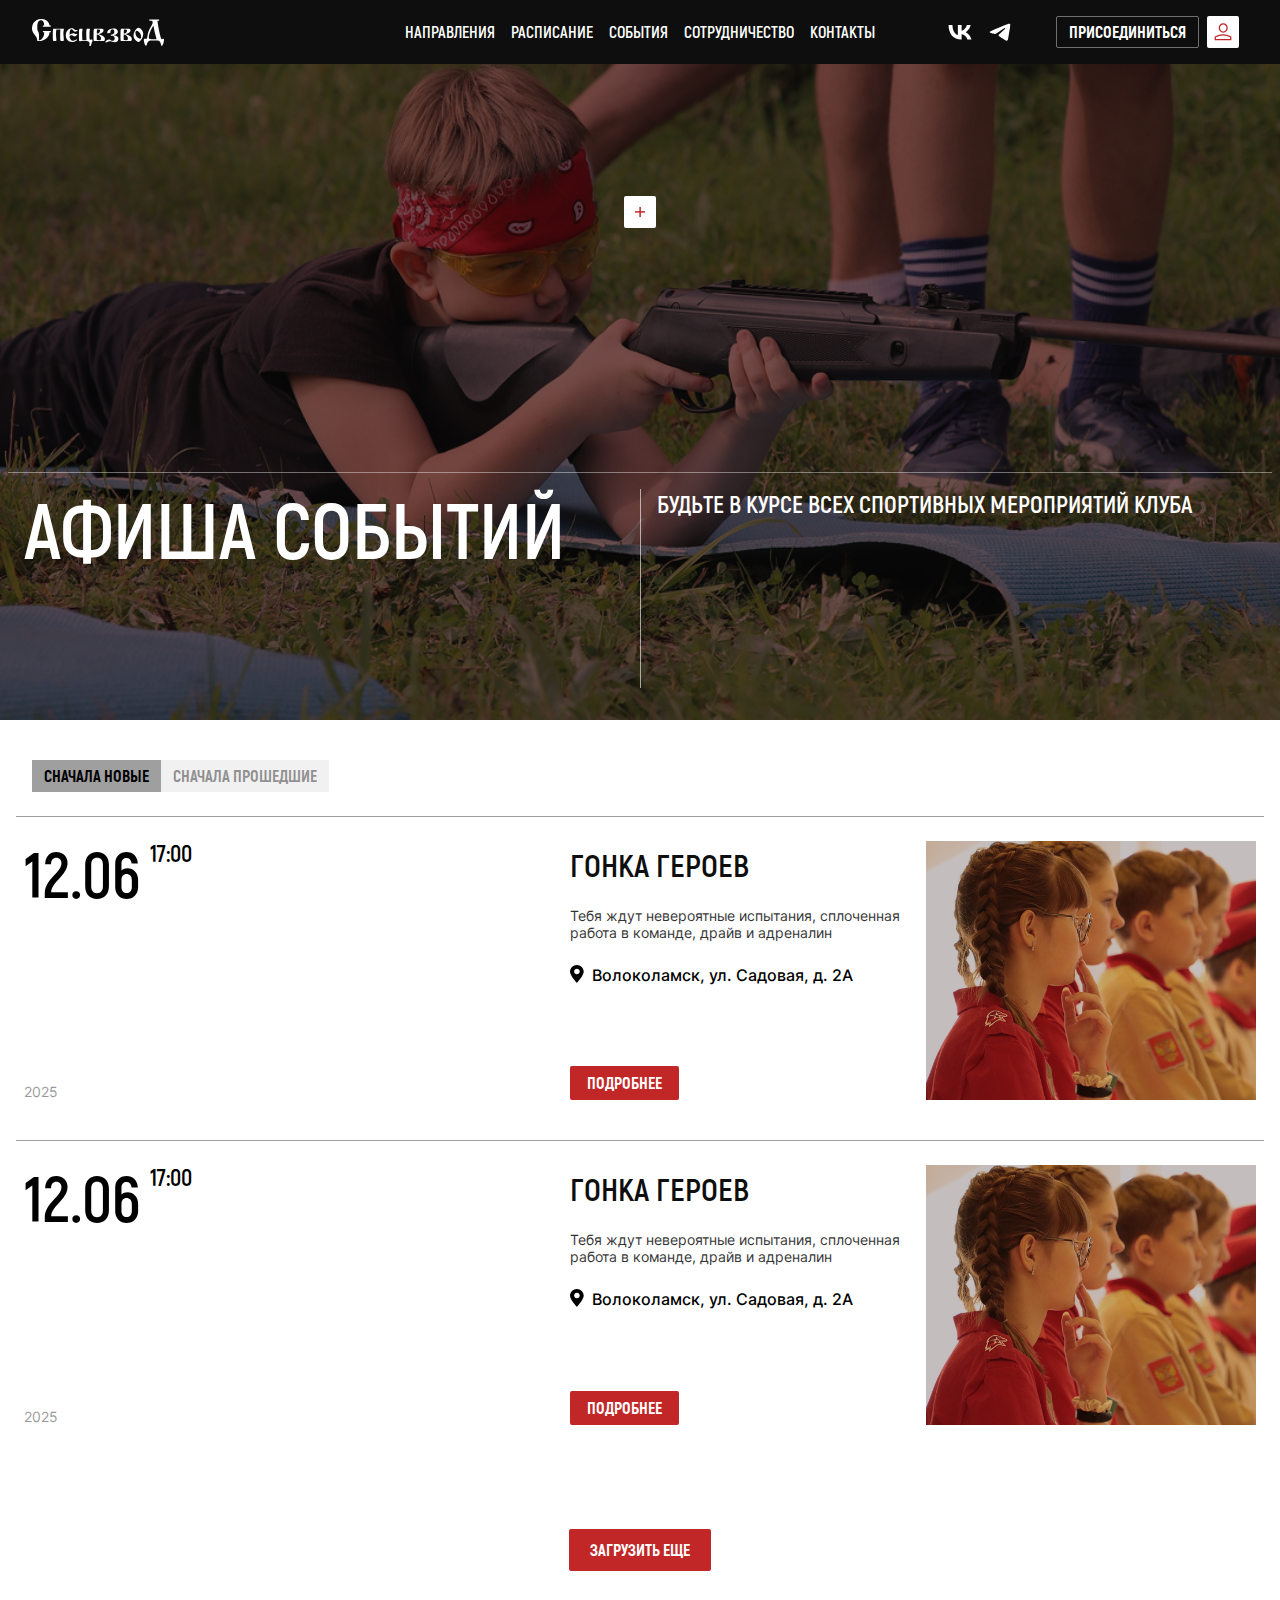
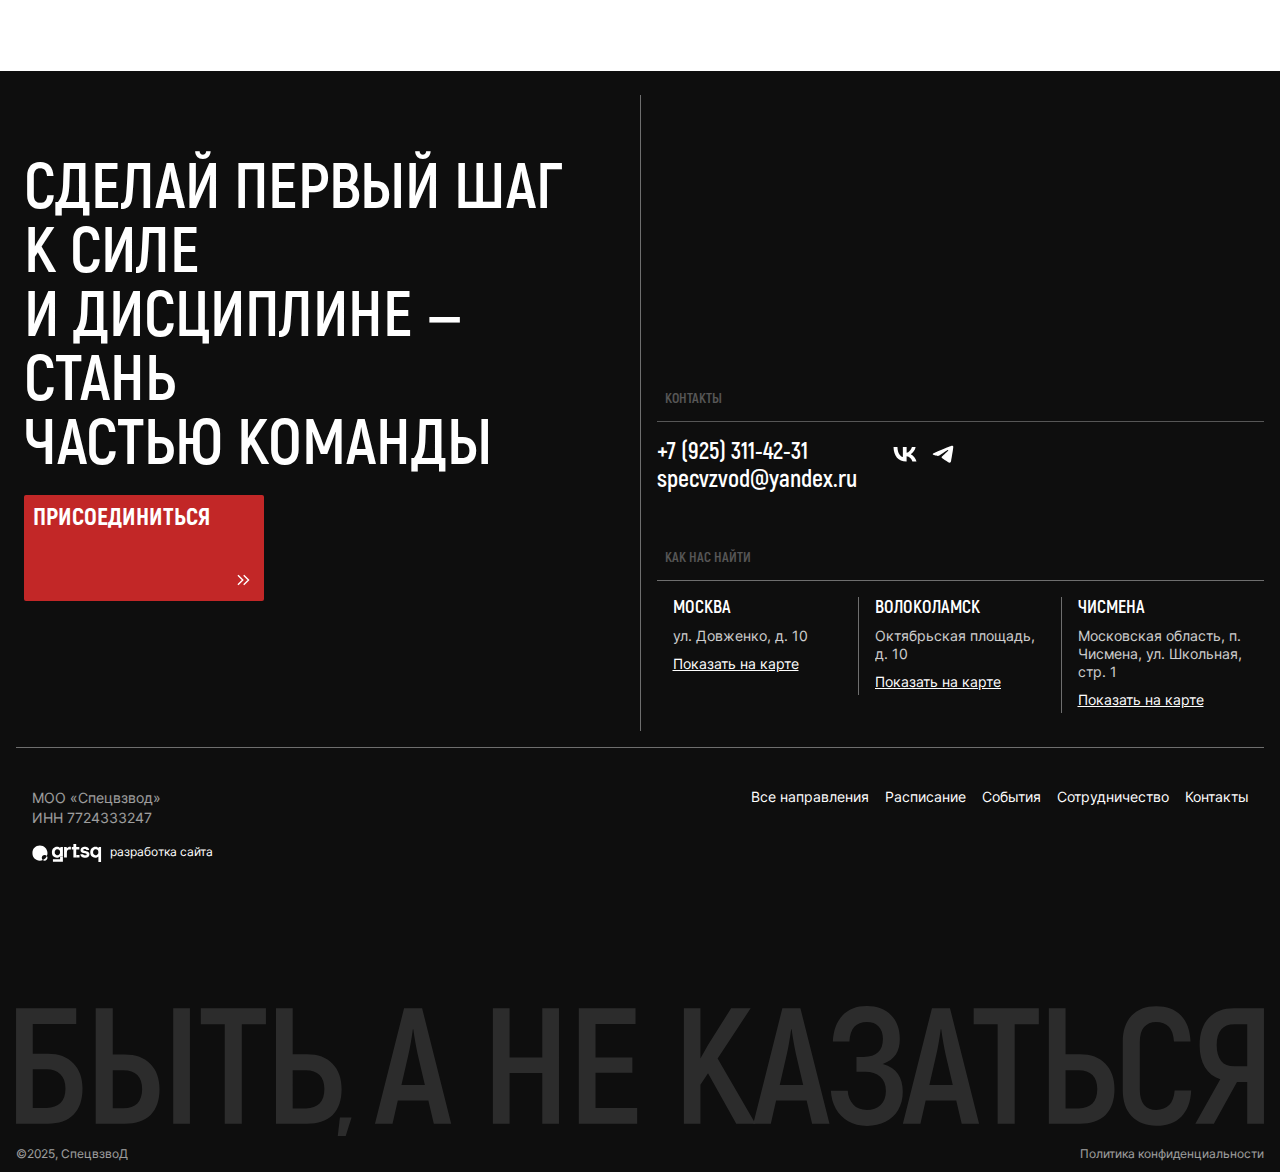
<file: events.html>
<!DOCTYPE html><!--BkEZiVDVVsqF56uTiTNb9--><html lang="en" class="scroll-smooth"><head><meta charSet="utf-8"/><meta name="viewport" content="width=device-width, initial-scale=1"/><link rel="preload" href="/_next/static/media/Akrobat_Black-s.p.252ddb80.otf" as="font" crossorigin="" type="font/otf"/><link rel="preload" href="/_next/static/media/Akrobat_Bold-s.p.d8873935.otf" as="font" crossorigin="" type="font/otf"/><link rel="preload" href="/_next/static/media/Akrobat_ExtraBold-s.p.d3e1488b.otf" as="font" crossorigin="" type="font/otf"/><link rel="preload" href="/_next/static/media/Akrobat_ExtraLight-s.p.c3b8c399.otf" as="font" crossorigin="" type="font/otf"/><link rel="preload" href="/_next/static/media/Akrobat_Light-s.p.18d88efd.otf" as="font" crossorigin="" type="font/otf"/><link rel="preload" href="/_next/static/media/Akrobat_Regular-s.p.a6b303c2.otf" as="font" crossorigin="" type="font/otf"/><link rel="preload" href="/_next/static/media/Akrobat_SemiBold-s.p.61dd03b6.otf" as="font" crossorigin="" type="font/otf"/><link rel="preload" href="/_next/static/media/Akrobat_Thin-s.p.b08e9d17.otf" as="font" crossorigin="" type="font/otf"/><link rel="preload" href="/_next/static/media/Inter_Black-s.p.d57a093d.otf" as="font" crossorigin="" type="font/otf"/><link rel="preload" href="/_next/static/media/Inter_BlackItalic-s.p.5d44f046.otf" as="font" crossorigin="" type="font/otf"/><link rel="preload" href="/_next/static/media/Inter_Bold-s.p.ea2d745c.otf" as="font" crossorigin="" type="font/otf"/><link rel="preload" href="/_next/static/media/Inter_BoldItalic-s.p.2b6a7330.otf" as="font" crossorigin="" type="font/otf"/><link rel="preload" href="/_next/static/media/Inter_ExtraBold-s.p.bb6dc110.otf" as="font" crossorigin="" type="font/otf"/><link rel="preload" href="/_next/static/media/Inter_ExtraBoldItalic-s.p.d566344f.otf" as="font" crossorigin="" type="font/otf"/><link rel="preload" href="/_next/static/media/Inter_ExtraLight-s.p.9b621866.otf" as="font" crossorigin="" type="font/otf"/><link rel="preload" href="/_next/static/media/Inter_ExtraLightItalic-s.p.44b0519f.otf" as="font" crossorigin="" type="font/otf"/><link rel="preload" href="/_next/static/media/Inter_Italic-s.p.60435eaa.otf" as="font" crossorigin="" type="font/otf"/><link rel="preload" href="/_next/static/media/Inter_Light-s.p.acea17ad.otf" as="font" crossorigin="" type="font/otf"/><link rel="preload" href="/_next/static/media/Inter_LightItalic-s.p.1597d339.otf" as="font" crossorigin="" type="font/otf"/><link rel="preload" href="/_next/static/media/Inter_Medium-s.p.9e6b6b0e.otf" as="font" crossorigin="" type="font/otf"/><link rel="preload" href="/_next/static/media/Inter_MediumItalic-s.p.7344712a.otf" as="font" crossorigin="" type="font/otf"/><link rel="preload" href="/_next/static/media/Inter_Regular-s.p.49836d87.otf" as="font" crossorigin="" type="font/otf"/><link rel="preload" href="/_next/static/media/Inter_SemiBold-s.p.d62b2e64.otf" as="font" crossorigin="" type="font/otf"/><link rel="preload" href="/_next/static/media/Inter_SemiBoldItalic-s.p.4578febc.otf" as="font" crossorigin="" type="font/otf"/><link rel="preload" href="/_next/static/media/Inter_Thin-s.p.6aeafc29.otf" as="font" crossorigin="" type="font/otf"/><link rel="preload" href="/_next/static/media/Inter_ThinItalic-s.p.767658a2.otf" as="font" crossorigin="" type="font/otf"/><link rel="preload" as="image" href="logo.svg"/><link rel="preload" as="image" href="bg2.png"/><link rel="preload" as="image" href="car1.png"/><link rel="preload" as="image" href="assets/developedFrom.svg"/><link rel="preload" as="image" href="assets/footer/footerTitle.svg"/><link rel="preload" as="image" href="assets/footer/FooterTitleDesctop.svg"/><link rel="stylesheet" href="/_next/static/chunks/6f8573bba7148d3d.css" data-precedence="next"/><link rel="stylesheet" href="/_next/static/chunks/be5eaad513130c9f.css" data-precedence="next"/><link rel="preload" as="script" fetchPriority="low" href="/_next/static/chunks/c85a7d07e7b82c9a.js"/><script src="/_next/static/chunks/89fec6e6de8a2578.js" async=""></script><script src="/_next/static/chunks/d04efc723d1783d5.js" async=""></script><script src="/_next/static/chunks/8082ab48faca5ea1.js" async=""></script><script src="/_next/static/chunks/turbopack-dab250640f978c53.js" async=""></script><script src="/_next/static/chunks/ff1a16fafef87110.js" async=""></script><script src="/_next/static/chunks/7dd66bdf8a7e5707.js" async=""></script><script src="/_next/static/chunks/05bed35ce1407a7f.js" async=""></script><script src="/_next/static/chunks/baa60d4bbc8fa574.js" async=""></script><meta name="next-size-adjust" content=""/><title>Create Next App</title><meta name="description" content="Generated by create next app"/><link rel="icon" href="/favicon.ico?favicon.0b3bf435.ico" sizes="256x256" type="image/x-icon"/><script src="/_next/static/chunks/a6dad97d9634a72d.js" noModule=""></script></head><body class="inter_81bfa187-module__cqoNha__variable akrobat_72cb505-module__Yf89GG__variable antialiased"><div hidden=""><!--$--><!--/$--></div><div><div class="w-full fixed left-0 right-0 top-0  z-100 bg-black "><div class="flex w-full items-center gap-2 sm:gap-4 justify-between left-0 right-0 top-0 bottom-0 p-4 pl-4 pr-4 md:pl-8 md:pr-8 "><a class="w-full max-w-[25%]" href="/"><img src="logo.svg"/></a><div class="hidden md:flex flex-1 gap-2  items-center justify-center text-[12px] lg:text-[16px] lg:gap-4 text-text-secondary"><a class="font-akrobat font-bold  leading-none uppercase transition-all cursor-pointer hover:opacity-60" href="/events">Направления</a><a class="font-akrobat font-bold  leading-none uppercase transition-all cursor-pointer hover:opacity-60" href="/timetable">Расписание</a><a class="font-akrobat font-bold  leading-none uppercase transition-all cursor-pointer hover:opacity-60" href="/events">События</a><a class="font-akrobat font-bold  leading-none uppercase transition-all cursor-pointer hover:opacity-60" href="/collaboration">Сотрудничество</a><a class="font-akrobat font-bold  leading-none uppercase transition-all cursor-pointer hover:opacity-60" href="/collaboration">Контакты</a></div><div class="flex gap-4 lg:gap-10 w-full max-w-[25%] min-w-fit"><div class="hidden md:flex gap-2"><svg width="32" height="32" viewBox="0 0 52 53" fill="none"><path d="M27.9451 38.8887C15.0886 38.8887 7.30836 29.8647 7 14.8887H13.4994C13.7129 25.9047 18.6467 30.5607 22.4419 31.5207V14.8887H28.6804V24.3927C32.3333 23.9847 36.176 19.6647 37.4569 14.8887H43.6005C43.128 17.3395 42.1645 19.6664 40.7693 21.7261C39.3741 23.7858 37.5768 25.5346 35.4881 26.8647C37.8168 28.084 39.8666 29.7843 41.5051 31.8555C43.1435 33.9267 44.3342 36.3227 45 38.8887H38.2634C36.8402 34.3287 33.3533 30.8007 28.6567 30.3207V38.8887H27.9213H27.9451Z" fill="white"></path></svg><svg width="32" height="32" viewBox="0 0 52 53" fill="none"><path fill-rule="evenodd" clip-rule="evenodd" d="M11.3279 24.9648C20.4529 21.0258 26.5275 18.4085 29.5778 17.1387C38.2595 13.5365 40.0845 12.9146 41.2577 12.8887C41.5184 12.8887 42.092 12.9405 42.4831 13.2515C42.7959 13.5106 42.8741 13.8475 42.9263 14.1067C42.9784 14.3658 43.0305 14.91 42.9784 15.3246C42.5091 20.2484 40.4756 32.195 39.4327 37.6889C38.9895 40.0212 38.1292 40.7986 37.2949 40.8764C35.4699 41.0318 34.0881 39.6843 32.3413 38.5441C29.5778 36.756 28.0396 35.6416 25.3543 33.8794C22.2518 31.8581 24.2593 30.7438 26.0321 28.9298C26.5014 28.4633 34.5053 21.2072 34.6617 20.5594C34.6878 20.4816 34.6878 20.1707 34.5053 20.0152C34.3228 19.8597 34.062 19.9115 33.8535 19.9633C33.5667 20.0152 29.1867 22.9176 20.6614 28.6447C19.41 29.4999 18.289 29.9145 17.2722 29.8886C16.1511 29.8627 14.0133 29.2667 12.3969 28.7484C10.4415 28.1264 8.87724 27.7895 9.0076 26.7011C9.08581 26.131 9.86795 25.5609 11.3279 24.9648Z" fill="white"></path></svg></div><div class="flex gap-2"><button class="inline-flex items-center justify-center gap-1 rounded-[2px] border border-transparent cursor-pointer uppercase font-extrabold text-[16px] leading-none transition-[background-color,transform,opacity] duration-200 ease-in-out active:scale-[0.97] focus-visible:outline focus-visible:outline-2 focus-visible:outline-red focus-visible:outline-offset-2 disabled:opacity-50 disabled:cursor-not-allowed 
    bg-transparent border border-white/40 text-text-secondary
    hover:bg-red active:bg-red
    hover:border-red
   px-3 py-[6px] text-sm"><p class="font-akrobat">присоединиться</p></button><div class="hidden md:flex bg-foreground p-1.5 rounded-[2px] w-[32px] h-[32px] items-center justify-center cursro-pointer hover:*:stroke-white *:transition-all transition-all hover:bg-red cursor-pointer "><svg width="18" height="18" viewBox="0 0 20 21" fill="none" stroke="#C22727"><path d="M1 19.4998L10 19.4998L19 19.4996V16.3602C16.2481 14.7378 13.1497 13.8889 10 13.8938C6.85032 13.8889 3.75192 14.738 1 16.3604V19.4998Z" stroke-width="1.5"></path><path d="M5.76562 5.76515C5.76563 7.02894 6.23973 8.24097 7.08364 9.13461C7.92756 10.0283 9.07215 10.5303 10.2656 10.5303C11.4591 10.5303 12.6037 10.0283 13.4476 9.13461C14.2915 8.24097 14.7656 7.02894 14.7656 5.76515C14.7656 4.50135 14.2915 3.28932 13.4476 2.39568C12.6037 1.50204 11.4591 1 10.2656 1C9.07215 1 7.92756 1.50204 7.08364 2.39568C6.23973 3.28932 5.76563 4.50135 5.76562 5.76515Z" stroke-width="1.5"></path></svg></div><div class="flex md:hidden bg-foreground p-1.5 rounded-[2px] w-[32px] h-[32px] items-center justify-center"><svg width="18" height="18" viewBox="0 0 32 32" fill="none"><path d="M2 12H30" stroke="#C22727" stroke-width="1.5"></path><path d="M2 20H30" stroke="#C22727" stroke-width="1.5"></path></svg></div></div></div></div></div><section class="relative flex flex-col bg-background h-[80vh] w-full"><img class="flex-1 w-full h-full bg-red object-cover" src="bg2.png"/><div class="absolute top-8 left-4 right-4 flex h-[50%] justify-center items-center"><div class="flex flex-col gap-1 items-center"><div class="flex justify-center items-center w-[32px] h-[32px] bg-foreground rounded-[2px]"><svg width="10" height="10" viewBox="0 0 10 10" stroke="#C22727" fill="none"><path d="M5.11719 0V10" stroke-width="1.5"></path><path d="M10 4.8877L-2.75671e-06 4.88769" stroke-width="1.5"></path></svg></div></div></div><div class="absolute left-2 right-2 bottom-8  border-t-1 border-white/40 mt-[-80px] mr-4 ml-4 md:m-0 md:absolute md:pl-4 md:pr-4 md:h-[30%]"><div class="flex flex-col gap-6 md:flex-1 md:h-full pb-4 lg:pb-0"><div class="pt-4 md:flex-1 flex gap-4 text-[16px]  md:text-[24px]"><p class="flex-1 font-akrobat font-bold text-[24px] md:text-[40px] lg:text-[78px] text-text-secondary uppercase leading-none">афиша событий</p><div class="w-[1px] bg-white/60 self-stretch md:min-h-0"></div><p class="flex-1 font-akrobat font-bold text-text-secondary uppercase">Будьте в курсе всех спортивных мероприятий клуба</p></div></div></div></section><section class="flex flex-col pt-16 pb-20 md:pt-10 md:pb-25"><div class="flex pl-4 pr-4 mb-6 lg:pl-8 lg:pr-8"><div class="flex gap-0&quot;"><div class="p-2 pl-3 pr-3 bg-description-primary"><p class="font-akrobat font-extrabold text-[16px] uppercase leading-none opacity-100">сначала новые</p></div><div class="p-2 pl-3 pr-3 bg-light-gray"><p class="font-akrobat font-extrabold text-[16px] uppercase leading-none opacity-40">сначала прошедшие</p></div></div></div><div class="flex flex-col gap-4 md:pl-2 md:pr-2"><div class="border-t-1 border-description-primary pt-4 ml-2 mr-2 md:pt-0"><div class="ml-[-8px] mr-[-8px]"><div class="flex flex-col md:flex-row w-full md:border-r-0 p-4 pt-0 gap-4 md:pt-6 md:pb-6"><div class="flex flex-1 justify-between items-start md:flex-col"><div class="flex gap-[10px] items-start "><p class="font-akrobat font-bold text-[24px] leading-none md:text-[64px]">12.06</p><p class="font-akrobat font-bold text-[16px] leading-none md:text-[24px]">17:00</p></div><p class="font-inter text-[14px] opacity-40">2025</p></div><div class="flex flex-col"><div class="flex flex-1 flex-col mt-1 gap-[12px] md:max-w-[340px] md:gap-6"><p class="font-akrobat font-bold text-text-primary uppercase text-[24px] md:text-[30px] lg:text-[32px]">Гонка героев</p><div class="flex flex-col gap-2"><p class="font-inter text-[14px] opacity-80">Тебя ждут невероятные испытания, сплоченная работа в команде, драйв и адреналин</p></div><span class="flex gap-2"><svg width="14" height="18" viewBox="0 0 14 18" fill="none"><path fill-rule="evenodd" clip-rule="evenodd" d="M6.86106 0C10.6505 0 13.7229 3.07248 13.7229 6.86186C13.7227 10.6513 6.86106 18 6.86106 18C6.82467 17.961 0.000239349 10.6412 0 6.86186C0 3.07257 3.07178 0.000142629 6.86106 0ZM6.92099 3.73216C5.36325 3.73236 4.10063 4.9949 4.1005 6.55265C4.1005 8.1105 5.36317 9.37373 6.92099 9.37393C8.47898 9.37393 9.74228 8.11063 9.74228 6.55265C9.74215 4.99478 8.4789 3.73216 6.92099 3.73216Z" fill="currentColor"></path></svg><p class="font-inter font-medium text-[16px]">Волоколамск, ул. Садовая, д. 2А</p></span></div><button class="inline-flex items-center justify-center gap-1 rounded-[2px] border border-transparent cursor-pointer uppercase font-extrabold text-[16px] leading-none transition-[background-color,transform,opacity] duration-200 ease-in-out active:scale-[0.97] focus-visible:outline focus-visible:outline-2 focus-visible:outline-red focus-visible:outline-offset-2 disabled:opacity-50 disabled:cursor-not-allowed 
    bg-light-red hover:bg-red active:bg-dark-red text-text-secondary
   px-4 py-2 text-base mt-8 w-fit text-[16px]"><p class="font-akrobat">подробнее</p></button></div><div class="md:w-[330px] w-auto aspect-[14/11] bg-red"><img class="w-full h-full object-cover" src="car1.png"/></div></div></div></div><div class="border-t-1 border-description-primary pt-4 ml-2 mr-2 md:pt-0"><div class="ml-[-8px] mr-[-8px]"><div class="flex flex-col md:flex-row w-full md:border-r-0 p-4 pt-0 gap-4 md:pt-6 md:pb-6"><div class="flex flex-1 justify-between items-start md:flex-col"><div class="flex gap-[10px] items-start "><p class="font-akrobat font-bold text-[24px] leading-none md:text-[64px]">12.06</p><p class="font-akrobat font-bold text-[16px] leading-none md:text-[24px]">17:00</p></div><p class="font-inter text-[14px] opacity-40">2025</p></div><div class="flex flex-col"><div class="flex flex-1 flex-col mt-1 gap-[12px] md:max-w-[340px] md:gap-6"><p class="font-akrobat font-bold text-text-primary uppercase text-[24px] md:text-[30px] lg:text-[32px]">Гонка героев</p><div class="flex flex-col gap-2"><p class="font-inter text-[14px] opacity-80">Тебя ждут невероятные испытания, сплоченная работа в команде, драйв и адреналин</p></div><span class="flex gap-2"><svg width="14" height="18" viewBox="0 0 14 18" fill="none"><path fill-rule="evenodd" clip-rule="evenodd" d="M6.86106 0C10.6505 0 13.7229 3.07248 13.7229 6.86186C13.7227 10.6513 6.86106 18 6.86106 18C6.82467 17.961 0.000239349 10.6412 0 6.86186C0 3.07257 3.07178 0.000142629 6.86106 0ZM6.92099 3.73216C5.36325 3.73236 4.10063 4.9949 4.1005 6.55265C4.1005 8.1105 5.36317 9.37373 6.92099 9.37393C8.47898 9.37393 9.74228 8.11063 9.74228 6.55265C9.74215 4.99478 8.4789 3.73216 6.92099 3.73216Z" fill="currentColor"></path></svg><p class="font-inter font-medium text-[16px]">Волоколамск, ул. Садовая, д. 2А</p></span></div><button class="inline-flex items-center justify-center gap-1 rounded-[2px] border border-transparent cursor-pointer uppercase font-extrabold text-[16px] leading-none transition-[background-color,transform,opacity] duration-200 ease-in-out active:scale-[0.97] focus-visible:outline focus-visible:outline-2 focus-visible:outline-red focus-visible:outline-offset-2 disabled:opacity-50 disabled:cursor-not-allowed 
    bg-light-red hover:bg-red active:bg-dark-red text-text-secondary
   px-4 py-2 text-base mt-8 w-fit text-[16px]"><p class="font-akrobat">подробнее</p></button></div><div class="md:w-[330px] w-auto aspect-[14/11] bg-red"><img class="w-full h-full object-cover" src="car1.png"/></div></div></div></div></div><button class="inline-flex items-center justify-center gap-1 rounded-[2px] border border-transparent cursor-pointer uppercase font-extrabold text-[16px] leading-none transition-[background-color,transform,opacity] duration-200 ease-in-out active:scale-[0.97] focus-visible:outline focus-visible:outline-2 focus-visible:outline-red focus-visible:outline-offset-2 disabled:opacity-50 disabled:cursor-not-allowed 
    bg-light-red hover:bg-red active:bg-dark-red text-text-secondary
   px-5 py-3 text-lg w-fit m-auto mt-20"><p class="font-akrobat">Загрузить еще</p></button></section><footer class="flex flex-col bg-background text-text-secondary"><div class="flex flex-col md:flex-row pl-2 pr-2 md:pl-4 md:pr-4"><div class="flex flex-1 flex-col gap-6 pt-[56px] mt-[24px] pl-2 pr-2 md:border-r-1 border-description-secondary mb-4"><p class="font-akrobat font-bold text-[32px] md:text-[40px] lg:text-[64px] leading-none md:pr-4 uppercase">Сделай первый шаг к силе и дисциплине — стань частью команды</p><button class="inline-flex items-center justify-center gap-1 rounded-[2px] border border-transparent cursor-pointer uppercase font-extrabold text-[16px] leading-none transition-[background-color,transform,opacity] duration-200 ease-in-out active:scale-[0.97] focus-visible:outline focus-visible:outline-2 focus-visible:outline-red focus-visible:outline-offset-2 disabled:opacity-50 disabled:cursor-not-allowed 
    bg-light-red hover:bg-red active:bg-dark-red text-text-secondary
   
    w-full flex-col items-start gap-10 p-2
    [&amp;&gt;*:last-child]:self-end
    md:max-w-[240px]
   text-[24px]"><p class="font-akrobat">присоединиться</p><svg width="24" height="24" viewBox="0 0 25 24" fill="none"><path d="M7.25781 7L12.2578 11.9998L7.25781 17" stroke="white" stroke-width="1.5"></path><path d="M13.2578 7L18.2578 11.9998L13.2578 17" stroke="white" stroke-width="1.5"></path></svg></button></div><div class="flex flex-1 flex-col md:ml-4"><div class="flex flex-col gap-4"><p class="font-akrobat font-bold text-[14px] leading-none opacity-30 uppercase pl-2 pr-2 mt-[80px] md:mt-80">Контакты</p><div class="Separator-module__nKuzAa__container"></div><div class="flex flex-col gap-6 md:flex-row md:gap-8"><div><p class="font-akrobat font-bold text-[24px] leading-none">+7 (925) 311-42-31</p><p class="font-akrobat font-bold text-[24px] leading-none mt-1">specvzvod@yandex.ru</p></div><div class="flex md:hidden gap-2"><svg width="52" height="52" viewBox="0 0 52 53" fill="none"><path d="M27.9451 38.8887C15.0886 38.8887 7.30836 29.8647 7 14.8887H13.4994C13.7129 25.9047 18.6467 30.5607 22.4419 31.5207V14.8887H28.6804V24.3927C32.3333 23.9847 36.176 19.6647 37.4569 14.8887H43.6005C43.128 17.3395 42.1645 19.6664 40.7693 21.7261C39.3741 23.7858 37.5768 25.5346 35.4881 26.8647C37.8168 28.084 39.8666 29.7843 41.5051 31.8555C43.1435 33.9267 44.3342 36.3227 45 38.8887H38.2634C36.8402 34.3287 33.3533 30.8007 28.6567 30.3207V38.8887H27.9213H27.9451Z" fill="white"></path></svg><svg width="52" height="52" viewBox="0 0 52 53" fill="none"><path fill-rule="evenodd" clip-rule="evenodd" d="M11.3279 24.9648C20.4529 21.0258 26.5275 18.4085 29.5778 17.1387C38.2595 13.5365 40.0845 12.9146 41.2577 12.8887C41.5184 12.8887 42.092 12.9405 42.4831 13.2515C42.7959 13.5106 42.8741 13.8475 42.9263 14.1067C42.9784 14.3658 43.0305 14.91 42.9784 15.3246C42.5091 20.2484 40.4756 32.195 39.4327 37.6889C38.9895 40.0212 38.1292 40.7986 37.2949 40.8764C35.4699 41.0318 34.0881 39.6843 32.3413 38.5441C29.5778 36.756 28.0396 35.6416 25.3543 33.8794C22.2518 31.8581 24.2593 30.7438 26.0321 28.9298C26.5014 28.4633 34.5053 21.2072 34.6617 20.5594C34.6878 20.4816 34.6878 20.1707 34.5053 20.0152C34.3228 19.8597 34.062 19.9115 33.8535 19.9633C33.5667 20.0152 29.1867 22.9176 20.6614 28.6447C19.41 29.4999 18.289 29.9145 17.2722 29.8886C16.1511 29.8627 14.0133 29.2667 12.3969 28.7484C10.4415 28.1264 8.87724 27.7895 9.0076 26.7011C9.08581 26.131 9.86795 25.5609 11.3279 24.9648Z" fill="white"></path></svg></div><div class="hidden md:flex gap-1.5"><svg width="32" height="32" viewBox="0 0 52 53" fill="none"><path d="M27.9451 38.8887C15.0886 38.8887 7.30836 29.8647 7 14.8887H13.4994C13.7129 25.9047 18.6467 30.5607 22.4419 31.5207V14.8887H28.6804V24.3927C32.3333 23.9847 36.176 19.6647 37.4569 14.8887H43.6005C43.128 17.3395 42.1645 19.6664 40.7693 21.7261C39.3741 23.7858 37.5768 25.5346 35.4881 26.8647C37.8168 28.084 39.8666 29.7843 41.5051 31.8555C43.1435 33.9267 44.3342 36.3227 45 38.8887H38.2634C36.8402 34.3287 33.3533 30.8007 28.6567 30.3207V38.8887H27.9213H27.9451Z" fill="white"></path></svg><svg width="32" height="32" viewBox="0 0 52 53" fill="none"><path fill-rule="evenodd" clip-rule="evenodd" d="M11.3279 24.9648C20.4529 21.0258 26.5275 18.4085 29.5778 17.1387C38.2595 13.5365 40.0845 12.9146 41.2577 12.8887C41.5184 12.8887 42.092 12.9405 42.4831 13.2515C42.7959 13.5106 42.8741 13.8475 42.9263 14.1067C42.9784 14.3658 43.0305 14.91 42.9784 15.3246C42.5091 20.2484 40.4756 32.195 39.4327 37.6889C38.9895 40.0212 38.1292 40.7986 37.2949 40.8764C35.4699 41.0318 34.0881 39.6843 32.3413 38.5441C29.5778 36.756 28.0396 35.6416 25.3543 33.8794C22.2518 31.8581 24.2593 30.7438 26.0321 28.9298C26.5014 28.4633 34.5053 21.2072 34.6617 20.5594C34.6878 20.4816 34.6878 20.1707 34.5053 20.0152C34.3228 19.8597 34.062 19.9115 33.8535 19.9633C33.5667 20.0152 29.1867 22.9176 20.6614 28.6447C19.41 29.4999 18.289 29.9145 17.2722 29.8886C16.1511 29.8627 14.0133 29.2667 12.3969 28.7484C10.4415 28.1264 8.87724 27.7895 9.0076 26.7011C9.08581 26.131 9.86795 25.5609 11.3279 24.9648Z" fill="white"></path></svg></div></div></div><div class="flex flex-col mt-[60px] gap-4"><p class="font-akrobat font-bold text-[14px] leading-none opacity-30 uppercase pl-2 pr-2">Как нас найти</p><div class="grid grid-cols-2 md:flex md:*:border-b-0! md:*:flex-1 md:*:border-t-1 *:not-last:border-t-1 *:not-last:border-b-1 *:border-description-secondary"><div class="flex flex-col"><div class="flex flex-col pb-6 gap-3 mt-4 mb-4 pl-4 pr-4 border-r-1 border-description-secondary"><p class="font-akrobat font-bold text-[18px] uppercase leading-none">Москва</p><p class="font-inter text-[14px] opacity-80 leading-4.5">ул. Довженко, д. 10</p><p class="font-inter text-[14px] leading-none underline">Показать на карте</p></div></div><div class="flex flex-col "><div class="flex flex-col pb-6 gap-3 mt-4 mb-4 pl-4 pr-4 md:border-r-1 border-description-secondary"><p class="font-akrobat font-bold text-[18px] uppercase leading-none">Волоколамск</p><p class="font-inter text-[14px] leading-4.5 opacity-80">Октябрьская площадь, д. 10</p><p class="font-inter text-[14px] leading-none underline">Показать на карте</p></div></div><div class="flex flex-col "><div class="flex flex-col gap-3 pb-6 mt-4 mb-4 pl-4 pr-4 border-r-1 md:border-r-0 border-description-secondary"><p class="font-akrobat font-bold text-[18px] uppercase leading-none">Чисмена</p><p class="font-inter text-[14px] leading-4.5 opacity-80">Московская область, п. Чисмена, ул. Школьная, стр. 1</p><p class="font-inter text-[14px] leading-none underline">Показать на карте</p></div></div></div></div></div></div><div class="flex flex-col gap-8 pt-16 md:pt-[40px] md:pl-4 ml-2 md:ml-4 md:pr-4 mr-2 md:mr-4 border-t-1 border-description-secondary md:flex-row-reverse md:justify-between"><div class="flex flex-col gap-2 md:flex-row md:gap-4 *:transition-all *:hover:opacity-60 *:cursor-pointer "><p class="font-inter text-[14px] text-text-secondary uppercase md:normal-case">Все направления</p><p class="font-inter text-[14px] text-text-secondary">Расписание</p><p class="font-inter text-[14px] text-text-secondary">События</p><p class="font-inter text-[14px] text-text-secondary">Сотрудничество</p><p class="font-inter text-[14px] text-text-secondary">Контакты</p></div><div class="pl-2 pr-2 md:pl-0 md:pr-0"><p class="font-inter text-[14px] text-text-secondary opacity-60 leading-5">МОО «Спецвзвод»<br/>ИНН 7724333247</p><p class="font-inter text-[12px] inline-flex gap-2 mt-4"><span><img src="assets/developedFrom.svg"/></span>разработка сайта</p></div></div><div class="flex flex-col pl-2 md:pl-4 pr-2 md:pr-4"><img class="w-full mt-16 md:hidden" src="assets/footer/footerTitle.svg"/><img class="w-full mt-[140px] hidden md:block" src="assets/footer/FooterTitleDesctop.svg"/><div class="flex justify-between gap-3 pt-3 pb-3 text-[12px]"><p class="font-inter leading-none text-text-secondary opacity-60">©2025, СпецвзвоД</p><p class="font-inter leading-none text-text-secondary opacity-60">Политика конфиденциальности</p></div></div></footer></div><!--$--><!--/$--><script src="/_next/static/chunks/c85a7d07e7b82c9a.js" id="_R_" async=""></script><script>(self.__next_f=self.__next_f||[]).push([0])</script><script>self.__next_f.push([1,"1:\"$Sreact.fragment\"\n2:I[39756,[\"/_next/static/chunks/ff1a16fafef87110.js\",\"/_next/static/chunks/7dd66bdf8a7e5707.js\"],\"default\"]\n3:I[37457,[\"/_next/static/chunks/ff1a16fafef87110.js\",\"/_next/static/chunks/7dd66bdf8a7e5707.js\"],\"default\"]\n4:I[24273,[\"/_next/static/chunks/05bed35ce1407a7f.js\",\"/_next/static/chunks/baa60d4bbc8fa574.js\"],\"default\"]\n5:I[22910,[\"/_next/static/chunks/05bed35ce1407a7f.js\",\"/_next/static/chunks/baa60d4bbc8fa574.js\"],\"default\"]\n6:I[78237,[\"/_next/static/chunks/05bed35ce1407a7f.js\",\"/_next/static/chunks/baa60d4bbc8fa574.js\"],\"default\"]\nf:I[68027,[],\"default\"]\n:HL[\"/_next/static/chunks/6f8573bba7148d3d.css\",\"style\"]\n:HL[\"/_next/static/media/Akrobat_Black-s.p.252ddb80.otf\",\"font\",{\"crossOrigin\":\"\",\"type\":\"font/otf\"}]\n:HL[\"/_next/static/media/Akrobat_Bold-s.p.d8873935.otf\",\"font\",{\"crossOrigin\":\"\",\"type\":\"font/otf\"}]\n:HL[\"/_next/static/media/Akrobat_ExtraBold-s.p.d3e1488b.otf\",\"font\",{\"crossOrigin\":\"\",\"type\":\"font/otf\"}]\n:HL[\"/_next/static/media/Akrobat_ExtraLight-s.p.c3b8c399.otf\",\"font\",{\"crossOrigin\":\"\",\"type\":\"font/otf\"}]\n:HL[\"/_next/static/media/Akrobat_Light-s.p.18d88efd.otf\",\"font\",{\"crossOrigin\":\"\",\"type\":\"font/otf\"}]\n:HL[\"/_next/static/media/Akrobat_Regular-s.p.a6b303c2.otf\",\"font\",{\"crossOrigin\":\"\",\"type\":\"font/otf\"}]\n:HL[\"/_next/static/media/Akrobat_SemiBold-s.p.61dd03b6.otf\",\"font\",{\"crossOrigin\":\"\",\"type\":\"font/otf\"}]\n:HL[\"/_next/static/media/Akrobat_Thin-s.p.b08e9d17.otf\",\"font\",{\"crossOrigin\":\"\",\"type\":\"font/otf\"}]\n:HL[\"/_next/static/media/Inter_Black-s.p.d57a093d.otf\",\"font\",{\"crossOrigin\":\"\",\"type\":\"font/otf\"}]\n:HL[\"/_next/static/media/Inter_BlackItalic-s.p.5d44f046.otf\",\"font\",{\"crossOrigin\":\"\",\"type\":\"font/otf\"}]\n:HL[\"/_next/static/media/Inter_Bold-s.p.ea2d745c.otf\",\"font\",{\"crossOrigin\":\"\",\"type\":\"font/otf\"}]\n:HL[\"/_next/static/media/Inter_BoldItalic-s.p.2b6a7330.otf\",\"font\",{\"crossOrigin\":\"\",\"type\":\"font/otf\"}]\n:HL[\"/_next/static/media/Inter_ExtraBold-s.p.bb6dc110.otf\",\"font\",{\"crossOrigin\":\"\",\"type\":\"font/otf\"}]\n:HL[\"/_next/static/media/Inter_ExtraBoldItalic-s.p.d566344f"])</script><script>self.__next_f.push([1,".otf\",\"font\",{\"crossOrigin\":\"\",\"type\":\"font/otf\"}]\n:HL[\"/_next/static/media/Inter_ExtraLight-s.p.9b621866.otf\",\"font\",{\"crossOrigin\":\"\",\"type\":\"font/otf\"}]\n:HL[\"/_next/static/media/Inter_ExtraLightItalic-s.p.44b0519f.otf\",\"font\",{\"crossOrigin\":\"\",\"type\":\"font/otf\"}]\n:HL[\"/_next/static/media/Inter_Italic-s.p.60435eaa.otf\",\"font\",{\"crossOrigin\":\"\",\"type\":\"font/otf\"}]\n:HL[\"/_next/static/media/Inter_Light-s.p.acea17ad.otf\",\"font\",{\"crossOrigin\":\"\",\"type\":\"font/otf\"}]\n:HL[\"/_next/static/media/Inter_LightItalic-s.p.1597d339.otf\",\"font\",{\"crossOrigin\":\"\",\"type\":\"font/otf\"}]\n:HL[\"/_next/static/media/Inter_Medium-s.p.9e6b6b0e.otf\",\"font\",{\"crossOrigin\":\"\",\"type\":\"font/otf\"}]\n:HL[\"/_next/static/media/Inter_MediumItalic-s.p.7344712a.otf\",\"font\",{\"crossOrigin\":\"\",\"type\":\"font/otf\"}]\n:HL[\"/_next/static/media/Inter_Regular-s.p.49836d87.otf\",\"font\",{\"crossOrigin\":\"\",\"type\":\"font/otf\"}]\n:HL[\"/_next/static/media/Inter_SemiBold-s.p.d62b2e64.otf\",\"font\",{\"crossOrigin\":\"\",\"type\":\"font/otf\"}]\n:HL[\"/_next/static/media/Inter_SemiBoldItalic-s.p.4578febc.otf\",\"font\",{\"crossOrigin\":\"\",\"type\":\"font/otf\"}]\n:HL[\"/_next/static/media/Inter_Thin-s.p.6aeafc29.otf\",\"font\",{\"crossOrigin\":\"\",\"type\":\"font/otf\"}]\n:HL[\"/_next/static/media/Inter_ThinItalic-s.p.767658a2.otf\",\"font\",{\"crossOrigin\":\"\",\"type\":\"font/otf\"}]\n:HL[\"/_next/static/chunks/be5eaad513130c9f.css\",\"style\"]\n"])</script><script>self.__next_f.push([1,"0:{\"P\":null,\"b\":\"BkEZiVDVVsqF56uTiTNb9\",\"p\":\"\",\"c\":[\"\",\"events\"],\"i\":false,\"f\":[[[\"\",{\"children\":[\"events\",{\"children\":[\"__PAGE__\",{}]}]},\"$undefined\",\"$undefined\",true],[\"\",[\"$\",\"$1\",\"c\",{\"children\":[[[\"$\",\"link\",\"0\",{\"rel\":\"stylesheet\",\"href\":\"/_next/static/chunks/6f8573bba7148d3d.css\",\"precedence\":\"next\",\"crossOrigin\":\"$undefined\",\"nonce\":\"$undefined\"}]],[\"$\",\"html\",null,{\"lang\":\"en\",\"className\":\"scroll-smooth\",\"children\":[\"$\",\"body\",null,{\"className\":\"inter_81bfa187-module__cqoNha__variable akrobat_72cb505-module__Yf89GG__variable antialiased\",\"children\":[\"$\",\"$L2\",null,{\"parallelRouterKey\":\"children\",\"error\":\"$undefined\",\"errorStyles\":\"$undefined\",\"errorScripts\":\"$undefined\",\"template\":[\"$\",\"$L3\",null,{}],\"templateStyles\":\"$undefined\",\"templateScripts\":\"$undefined\",\"notFound\":[[[\"$\",\"title\",null,{\"children\":\"404: This page could not be found.\"}],[\"$\",\"div\",null,{\"style\":{\"fontFamily\":\"system-ui,\\\"Segoe UI\\\",Roboto,Helvetica,Arial,sans-serif,\\\"Apple Color Emoji\\\",\\\"Segoe UI Emoji\\\"\",\"height\":\"100vh\",\"textAlign\":\"center\",\"display\":\"flex\",\"flexDirection\":\"column\",\"alignItems\":\"center\",\"justifyContent\":\"center\"},\"children\":[\"$\",\"div\",null,{\"children\":[[\"$\",\"style\",null,{\"dangerouslySetInnerHTML\":{\"__html\":\"body{color:#000;background:#fff;margin:0}.next-error-h1{border-right:1px solid rgba(0,0,0,.3)}@media (prefers-color-scheme:dark){body{color:#fff;background:#000}.next-error-h1{border-right:1px solid rgba(255,255,255,.3)}}\"}}],[\"$\",\"h1\",null,{\"className\":\"next-error-h1\",\"style\":{\"display\":\"inline-block\",\"margin\":\"0 20px 0 0\",\"padding\":\"0 23px 0 0\",\"fontSize\":24,\"fontWeight\":500,\"verticalAlign\":\"top\",\"lineHeight\":\"49px\"},\"children\":404}],[\"$\",\"div\",null,{\"style\":{\"display\":\"inline-block\"},\"children\":[\"$\",\"h2\",null,{\"style\":{\"fontSize\":14,\"fontWeight\":400,\"lineHeight\":\"49px\",\"margin\":0},\"children\":\"This page could not be found.\"}]}]]}]}]],[]],\"forbidden\":\"$undefined\",\"unauthorized\":\"$undefined\"}]}]}]]}],{\"children\":[\"events\",[\"$\",\"$1\",\"c\",{\"children\":[null,[\"$\",\"$L2\",null,{\"parallelRouterKey\":\"children\",\"error\":\"$undefined\",\"errorStyles\":\"$undefined\",\"errorScripts\":\"$undefined\",\"template\":[\"$\",\"$L3\",null,{}],\"templateStyles\":\"$undefined\",\"templateScripts\":\"$undefined\",\"notFound\":\"$undefined\",\"forbidden\":\"$undefined\",\"unauthorized\":\"$undefined\"}]]}],{\"children\":[\"__PAGE__\",[\"$\",\"$1\",\"c\",{\"children\":[[\"$\",\"div\",null,{\"children\":[[\"$\",\"$L4\",null,{}],[\"$\",\"section\",null,{\"className\":\"relative flex flex-col bg-background h-[80vh] w-full\",\"children\":[[\"$\",\"img\",null,{\"className\":\"flex-1 w-full h-full bg-red object-cover\",\"src\":\"bg2.png\"}],[\"$\",\"div\",null,{\"className\":\"absolute top-8 left-4 right-4 flex h-[50%] justify-center items-center\",\"children\":[\"$\",\"div\",null,{\"className\":\"flex flex-col gap-1 items-center\",\"children\":[\"$\",\"div\",null,{\"className\":\"flex justify-center items-center w-[32px] h-[32px] bg-foreground rounded-[2px]\",\"children\":[\"$\",\"svg\",null,{\"width\":10,\"height\":10,\"viewBox\":\"0 0 10 10\",\"stroke\":\"#C22727\",\"fill\":\"none\",\"className\":\"$undefined\",\"children\":[[\"$\",\"path\",null,{\"d\":\"M5.11719 0V10\",\"strokeWidth\":\"1.5\"}],[\"$\",\"path\",null,{\"d\":\"M10 4.8877L-2.75671e-06 4.88769\",\"strokeWidth\":\"1.5\"}]]}]}]}]}],[\"$\",\"div\",null,{\"className\":\"absolute left-2 right-2 bottom-8  border-t-1 border-white/40 mt-[-80px] mr-4 ml-4 md:m-0 md:absolute md:pl-4 md:pr-4 md:h-[30%]\",\"children\":[\"$\",\"div\",null,{\"className\":\"flex flex-col gap-6 md:flex-1 md:h-full pb-4 lg:pb-0\",\"children\":[\"$\",\"div\",null,{\"className\":\"pt-4 md:flex-1 flex gap-4 text-[16px]  md:text-[24px]\",\"children\":[[\"$\",\"p\",null,{\"className\":\"flex-1 font-akrobat font-bold text-[24px] md:text-[40px] lg:text-[78px] text-text-secondary uppercase leading-none\",\"children\":\"афиша событий\"}],[\"$\",\"div\",null,{\"className\":\"w-[1px] bg-white/60 self-stretch md:min-h-0\"}],[\"$\",\"p\",null,{\"className\":\"flex-1 font-akrobat font-bold text-text-secondary uppercase\",\"children\":\"Будьте в курсе всех спортивных мероприятий клуба\"}]]}]}]}]]}],[\"$\",\"section\",null,{\"className\":\"flex flex-col pt-16 pb-20 md:pt-10 md:pb-25\",\"children\":[[\"$\",\"div\",null,{\"className\":\"flex pl-4 pr-4 mb-6 lg:pl-8 lg:pr-8\",\"children\":[\"$\",\"$L5\",null,{\"items\":[{\"id\":\"0\",\"value\":\"сначала новые\"},{\"id\":\"1\",\"value\":\"сначала прошедшие\"}],\"variant\":\"primary\"}]}],[\"$\",\"div\",null,{\"className\":\"flex flex-col gap-4 md:pl-2 md:pr-2\",\"children\":[[\"$\",\"div\",null,{\"className\":\"border-t-1 border-description-primary pt-4 ml-2 mr-2 md:pt-0\",\"children\":[\"$\",\"div\",null,{\"className\":\"ml-[-8px] mr-[-8px]\",\"children\":[\"$\",\"$L6\",null,{}]}]}],[\"$\",\"div\",null,{\"className\":\"border-t-1 border-description-primary pt-4 ml-2 mr-2 md:pt-0\",\"children\":[\"$\",\"div\",null,{\"className\":\"ml-[-8px] mr-[-8px]\",\"children\":\"$L7\"}]}]]}],\"$L8\"]}],\"$L9\"]}],[\"$La\",\"$Lb\",\"$Lc\"],\"$Ld\"]}],{},null,false]},null,false]},null,false],\"$Le\",false]],\"m\":\"$undefined\",\"G\":[\"$f\",[\"$L10\"]],\"s\":false,\"S\":true}\n"])</script><script>self.__next_f.push([1,"15:I[97367,[\"/_next/static/chunks/ff1a16fafef87110.js\",\"/_next/static/chunks/7dd66bdf8a7e5707.js\"],\"OutletBoundary\"]\n17:I[11533,[\"/_next/static/chunks/ff1a16fafef87110.js\",\"/_next/static/chunks/7dd66bdf8a7e5707.js\"],\"AsyncMetadataOutlet\"]\n19:I[97367,[\"/_next/static/chunks/ff1a16fafef87110.js\",\"/_next/static/chunks/7dd66bdf8a7e5707.js\"],\"ViewportBoundary\"]\n1b:I[97367,[\"/_next/static/chunks/ff1a16fafef87110.js\",\"/_next/static/chunks/7dd66bdf8a7e5707.js\"],\"MetadataBoundary\"]\n1c:\"$Sreact.suspense\"\n7:[\"$\",\"$L6\",null,{}]\n8:[\"$\",\"button\",null,{\"ref\":\"$undefined\",\"className\":\"inline-flex items-center justify-center gap-1 rounded-[2px] border border-transparent cursor-pointer uppercase font-extrabold text-[16px] leading-none transition-[background-color,transform,opacity] duration-200 ease-in-out active:scale-[0.97] focus-visible:outline focus-visible:outline-2 focus-visible:outline-red focus-visible:outline-offset-2 disabled:opacity-50 disabled:cursor-not-allowed \\n    bg-light-red hover:bg-red active:bg-dark-red text-text-secondary\\n   px-5 py-3 text-lg w-fit m-auto mt-20\",\"children\":[[\"$\",\"p\",null,{\"className\":\"font-akrobat\",\"children\":\"Загрузить еще\"}],false]}]\n"])</script><script>self.__next_f.push([1,"9:[\"$\",\"footer\",null,{\"className\":\"flex flex-col bg-background text-text-secondary\",\"children\":[[\"$\",\"div\",null,{\"className\":\"flex flex-col md:flex-row pl-2 pr-2 md:pl-4 md:pr-4\",\"children\":[[\"$\",\"div\",null,{\"className\":\"flex flex-1 flex-col gap-6 pt-[56px] mt-[24px] pl-2 pr-2 md:border-r-1 border-description-secondary mb-4\",\"children\":[[\"$\",\"p\",null,{\"className\":\"font-akrobat font-bold text-[32px] md:text-[40px] lg:text-[64px] leading-none md:pr-4 uppercase\",\"children\":\"Сделай первый шаг к силе и дисциплине — стань частью команды\"}],[\"$\",\"button\",null,{\"ref\":\"$undefined\",\"className\":\"inline-flex items-center justify-center gap-1 rounded-[2px] border border-transparent cursor-pointer uppercase font-extrabold text-[16px] leading-none transition-[background-color,transform,opacity] duration-200 ease-in-out active:scale-[0.97] focus-visible:outline focus-visible:outline-2 focus-visible:outline-red focus-visible:outline-offset-2 disabled:opacity-50 disabled:cursor-not-allowed \\n    bg-light-red hover:bg-red active:bg-dark-red text-text-secondary\\n   \\n    w-full flex-col items-start gap-10 p-2\\n    [\u0026\u003e*:last-child]:self-end\\n    md:max-w-[240px]\\n   text-[24px]\",\"children\":[[\"$\",\"p\",null,{\"className\":\"font-akrobat\",\"children\":\"присоединиться\"}],[\"$\",\"svg\",null,{\"width\":24,\"height\":24,\"viewBox\":\"0 0 25 24\",\"fill\":\"none\",\"className\":\"$undefined\",\"children\":[[\"$\",\"path\",null,{\"d\":\"M7.25781 7L12.2578 11.9998L7.25781 17\",\"stroke\":\"white\",\"strokeWidth\":\"1.5\"}],[\"$\",\"path\",null,{\"d\":\"M13.2578 7L18.2578 11.9998L13.2578 17\",\"stroke\":\"white\",\"strokeWidth\":\"1.5\"}]]}]]}]]}],[\"$\",\"div\",null,{\"className\":\"flex flex-1 flex-col md:ml-4\",\"children\":[[\"$\",\"div\",null,{\"className\":\"flex flex-col gap-4\",\"children\":[[\"$\",\"p\",null,{\"className\":\"font-akrobat font-bold text-[14px] leading-none opacity-30 uppercase pl-2 pr-2 mt-[80px] md:mt-80\",\"children\":\"Контакты\"}],[\"$\",\"div\",null,{\"className\":\"Separator-module__nKuzAa__container\"}],[\"$\",\"div\",null,{\"className\":\"flex flex-col gap-6 md:flex-row md:gap-8\",\"children\":[[\"$\",\"div\",null,{\"children\":[[\"$\",\"p\",null,{\"className\":\"font-akrobat font-bold text-[24px] leading-none\",\"children\":\"+7 (925) 311-42-31\"}],[\"$\",\"p\",null,{\"className\":\"font-akrobat font-bold text-[24px] leading-none mt-1\",\"children\":\"specvzvod@yandex.ru\"}]]}],[\"$\",\"div\",null,{\"className\":\"flex md:hidden gap-2\",\"children\":[[\"$\",\"svg\",null,{\"width\":52,\"height\":52,\"viewBox\":\"0 0 52 53\",\"fill\":\"none\",\"className\":\"$undefined\",\"children\":[\"$\",\"path\",null,{\"d\":\"M27.9451 38.8887C15.0886 38.8887 7.30836 29.8647 7 14.8887H13.4994C13.7129 25.9047 18.6467 30.5607 22.4419 31.5207V14.8887H28.6804V24.3927C32.3333 23.9847 36.176 19.6647 37.4569 14.8887H43.6005C43.128 17.3395 42.1645 19.6664 40.7693 21.7261C39.3741 23.7858 37.5768 25.5346 35.4881 26.8647C37.8168 28.084 39.8666 29.7843 41.5051 31.8555C43.1435 33.9267 44.3342 36.3227 45 38.8887H38.2634C36.8402 34.3287 33.3533 30.8007 28.6567 30.3207V38.8887H27.9213H27.9451Z\",\"fill\":\"white\"}]}],[\"$\",\"svg\",null,{\"width\":52,\"height\":52,\"viewBox\":\"0 0 52 53\",\"fill\":\"none\",\"className\":\"$undefined\",\"children\":[\"$\",\"path\",null,{\"fillRule\":\"evenodd\",\"clipRule\":\"evenodd\",\"d\":\"M11.3279 24.9648C20.4529 21.0258 26.5275 18.4085 29.5778 17.1387C38.2595 13.5365 40.0845 12.9146 41.2577 12.8887C41.5184 12.8887 42.092 12.9405 42.4831 13.2515C42.7959 13.5106 42.8741 13.8475 42.9263 14.1067C42.9784 14.3658 43.0305 14.91 42.9784 15.3246C42.5091 20.2484 40.4756 32.195 39.4327 37.6889C38.9895 40.0212 38.1292 40.7986 37.2949 40.8764C35.4699 41.0318 34.0881 39.6843 32.3413 38.5441C29.5778 36.756 28.0396 35.6416 25.3543 33.8794C22.2518 31.8581 24.2593 30.7438 26.0321 28.9298C26.5014 28.4633 34.5053 21.2072 34.6617 20.5594C34.6878 20.4816 34.6878 20.1707 34.5053 20.0152C34.3228 19.8597 34.062 19.9115 33.8535 19.9633C33.5667 20.0152 29.1867 22.9176 20.6614 28.6447C19.41 29.4999 18.289 29.9145 17.2722 29.8886C16.1511 29.8627 14.0133 29.2667 12.3969 28.7484C10.4415 28.1264 8.87724 27.7895 9.0076 26.7011C9.08581 26.131 9.86795 25.5609 11.3279 24.9648Z\",\"fill\":\"white\"}]}]]}],\"$L11\"]}]]}],\"$L12\"]}]]}],\"$L13\",\"$L14\"]}]\n"])</script><script>self.__next_f.push([1,"a:[\"$\",\"link\",\"0\",{\"rel\":\"stylesheet\",\"href\":\"/_next/static/chunks/be5eaad513130c9f.css\",\"precedence\":\"next\",\"crossOrigin\":\"$undefined\",\"nonce\":\"$undefined\"}]\nb:[\"$\",\"script\",\"script-0\",{\"src\":\"/_next/static/chunks/05bed35ce1407a7f.js\",\"async\":true,\"nonce\":\"$undefined\"}]\nc:[\"$\",\"script\",\"script-1\",{\"src\":\"/_next/static/chunks/baa60d4bbc8fa574.js\",\"async\":true,\"nonce\":\"$undefined\"}]\nd:[\"$\",\"$L15\",null,{\"children\":[\"$L16\",[\"$\",\"$L17\",null,{\"promise\":\"$@18\"}]]}]\ne:[\"$\",\"$1\",\"h\",{\"children\":[null,[[\"$\",\"$L19\",null,{\"children\":\"$L1a\"}],[\"$\",\"meta\",null,{\"name\":\"next-size-adjust\",\"content\":\"\"}]],[\"$\",\"$L1b\",null,{\"children\":[\"$\",\"div\",null,{\"hidden\":true,\"children\":[\"$\",\"$1c\",null,{\"fallback\":null,\"children\":\"$L1d\"}]}]}]]}]\n10:[\"$\",\"link\",\"0\",{\"rel\":\"stylesheet\",\"href\":\"/_next/static/chunks/6f8573bba7148d3d.css\",\"precedence\":\"next\",\"crossOrigin\":\"$undefined\",\"nonce\":\"$undefined\"}]\n"])</script><script>self.__next_f.push([1,"11:[\"$\",\"div\",null,{\"className\":\"hidden md:flex gap-1.5\",\"children\":[[\"$\",\"svg\",null,{\"width\":32,\"height\":32,\"viewBox\":\"0 0 52 53\",\"fill\":\"none\",\"className\":\"$undefined\",\"children\":[\"$\",\"path\",null,{\"d\":\"M27.9451 38.8887C15.0886 38.8887 7.30836 29.8647 7 14.8887H13.4994C13.7129 25.9047 18.6467 30.5607 22.4419 31.5207V14.8887H28.6804V24.3927C32.3333 23.9847 36.176 19.6647 37.4569 14.8887H43.6005C43.128 17.3395 42.1645 19.6664 40.7693 21.7261C39.3741 23.7858 37.5768 25.5346 35.4881 26.8647C37.8168 28.084 39.8666 29.7843 41.5051 31.8555C43.1435 33.9267 44.3342 36.3227 45 38.8887H38.2634C36.8402 34.3287 33.3533 30.8007 28.6567 30.3207V38.8887H27.9213H27.9451Z\",\"fill\":\"white\"}]}],[\"$\",\"svg\",null,{\"width\":32,\"height\":32,\"viewBox\":\"0 0 52 53\",\"fill\":\"none\",\"className\":\"$undefined\",\"children\":[\"$\",\"path\",null,{\"fillRule\":\"evenodd\",\"clipRule\":\"evenodd\",\"d\":\"M11.3279 24.9648C20.4529 21.0258 26.5275 18.4085 29.5778 17.1387C38.2595 13.5365 40.0845 12.9146 41.2577 12.8887C41.5184 12.8887 42.092 12.9405 42.4831 13.2515C42.7959 13.5106 42.8741 13.8475 42.9263 14.1067C42.9784 14.3658 43.0305 14.91 42.9784 15.3246C42.5091 20.2484 40.4756 32.195 39.4327 37.6889C38.9895 40.0212 38.1292 40.7986 37.2949 40.8764C35.4699 41.0318 34.0881 39.6843 32.3413 38.5441C29.5778 36.756 28.0396 35.6416 25.3543 33.8794C22.2518 31.8581 24.2593 30.7438 26.0321 28.9298C26.5014 28.4633 34.5053 21.2072 34.6617 20.5594C34.6878 20.4816 34.6878 20.1707 34.5053 20.0152C34.3228 19.8597 34.062 19.9115 33.8535 19.9633C33.5667 20.0152 29.1867 22.9176 20.6614 28.6447C19.41 29.4999 18.289 29.9145 17.2722 29.8886C16.1511 29.8627 14.0133 29.2667 12.3969 28.7484C10.4415 28.1264 8.87724 27.7895 9.0076 26.7011C9.08581 26.131 9.86795 25.5609 11.3279 24.9648Z\",\"fill\":\"white\"}]}]]}]\n"])</script><script>self.__next_f.push([1,"12:[\"$\",\"div\",null,{\"className\":\"flex flex-col mt-[60px] gap-4\",\"children\":[[\"$\",\"p\",null,{\"className\":\"font-akrobat font-bold text-[14px] leading-none opacity-30 uppercase pl-2 pr-2\",\"children\":\"Как нас найти\"}],[\"$\",\"div\",null,{\"className\":\"grid grid-cols-2 md:flex md:*:border-b-0! md:*:flex-1 md:*:border-t-1 *:not-last:border-t-1 *:not-last:border-b-1 *:border-description-secondary\",\"children\":[[\"$\",\"div\",null,{\"className\":\"flex flex-col\",\"children\":[\"$\",\"div\",null,{\"className\":\"flex flex-col pb-6 gap-3 mt-4 mb-4 pl-4 pr-4 border-r-1 border-description-secondary\",\"children\":[[\"$\",\"p\",null,{\"className\":\"font-akrobat font-bold text-[18px] uppercase leading-none\",\"children\":\"Москва\"}],[\"$\",\"p\",null,{\"className\":\"font-inter text-[14px] opacity-80 leading-4.5\",\"children\":\"ул. Довженко, д. 10\"}],[\"$\",\"p\",null,{\"className\":\"font-inter text-[14px] leading-none underline\",\"children\":\"Показать на карте\"}]]}]}],[\"$\",\"div\",null,{\"className\":\"flex flex-col \",\"children\":[\"$\",\"div\",null,{\"className\":\"flex flex-col pb-6 gap-3 mt-4 mb-4 pl-4 pr-4 md:border-r-1 border-description-secondary\",\"children\":[[\"$\",\"p\",null,{\"className\":\"font-akrobat font-bold text-[18px] uppercase leading-none\",\"children\":\"Волоколамск\"}],[\"$\",\"p\",null,{\"className\":\"font-inter text-[14px] leading-4.5 opacity-80\",\"children\":\"Октябрьская площадь, д. 10\"}],[\"$\",\"p\",null,{\"className\":\"font-inter text-[14px] leading-none underline\",\"children\":\"Показать на карте\"}]]}]}],[\"$\",\"div\",null,{\"className\":\"flex flex-col \",\"children\":[\"$\",\"div\",null,{\"className\":\"flex flex-col gap-3 pb-6 mt-4 mb-4 pl-4 pr-4 border-r-1 md:border-r-0 border-description-secondary\",\"children\":[[\"$\",\"p\",null,{\"className\":\"font-akrobat font-bold text-[18px] uppercase leading-none\",\"children\":\"Чисмена\"}],[\"$\",\"p\",null,{\"className\":\"font-inter text-[14px] leading-4.5 opacity-80\",\"children\":\"Московская область, п. Чисмена, ул. Школьная, стр. 1\"}],[\"$\",\"p\",null,{\"className\":\"font-inter text-[14px] leading-none underline\",\"children\":\"Показать на карте\"}]]}]}]]}]]}]\n"])</script><script>self.__next_f.push([1,"13:[\"$\",\"div\",null,{\"className\":\"flex flex-col gap-8 pt-16 md:pt-[40px] md:pl-4 ml-2 md:ml-4 md:pr-4 mr-2 md:mr-4 border-t-1 border-description-secondary md:flex-row-reverse md:justify-between\",\"children\":[[\"$\",\"div\",null,{\"className\":\"flex flex-col gap-2 md:flex-row md:gap-4 *:transition-all *:hover:opacity-60 *:cursor-pointer \",\"children\":[[\"$\",\"p\",null,{\"className\":\"font-inter text-[14px] text-text-secondary uppercase md:normal-case\",\"children\":\"Все направления\"}],[\"$\",\"p\",null,{\"className\":\"font-inter text-[14px] text-text-secondary\",\"children\":\"Расписание\"}],[\"$\",\"p\",null,{\"className\":\"font-inter text-[14px] text-text-secondary\",\"children\":\"События\"}],[\"$\",\"p\",null,{\"className\":\"font-inter text-[14px] text-text-secondary\",\"children\":\"Сотрудничество\"}],[\"$\",\"p\",null,{\"className\":\"font-inter text-[14px] text-text-secondary\",\"children\":\"Контакты\"}]]}],[\"$\",\"div\",null,{\"className\":\"pl-2 pr-2 md:pl-0 md:pr-0\",\"children\":[[\"$\",\"p\",null,{\"className\":\"font-inter text-[14px] text-text-secondary opacity-60 leading-5\",\"children\":[\"МОО «Спецвзвод»\",[\"$\",\"br\",null,{}],\"ИНН 7724333247\"]}],[\"$\",\"p\",null,{\"className\":\"font-inter text-[12px] inline-flex gap-2 mt-4\",\"children\":[[\"$\",\"span\",null,{\"children\":[\"$\",\"img\",null,{\"src\":\"assets/developedFrom.svg\"}]}],\"разработка сайта\"]}]]}]]}]\n"])</script><script>self.__next_f.push([1,"14:[\"$\",\"div\",null,{\"className\":\"flex flex-col pl-2 md:pl-4 pr-2 md:pr-4\",\"children\":[[\"$\",\"img\",null,{\"className\":\"w-full mt-16 md:hidden\",\"src\":\"assets/footer/footerTitle.svg\"}],[\"$\",\"img\",null,{\"className\":\"w-full mt-[140px] hidden md:block\",\"src\":\"assets/footer/FooterTitleDesctop.svg\"}],[\"$\",\"div\",null,{\"className\":\"flex justify-between gap-3 pt-3 pb-3 text-[12px]\",\"children\":[[\"$\",\"p\",null,{\"className\":\"font-inter leading-none text-text-secondary opacity-60\",\"children\":\"©2025, СпецвзвоД\"}],[\"$\",\"p\",null,{\"className\":\"font-inter leading-none text-text-secondary opacity-60\",\"children\":\"Политика конфиденциальности\"}]]}]]}]\n"])</script><script>self.__next_f.push([1,"1a:[[\"$\",\"meta\",\"0\",{\"charSet\":\"utf-8\"}],[\"$\",\"meta\",\"1\",{\"name\":\"viewport\",\"content\":\"width=device-width, initial-scale=1\"}]]\n16:null\n"])</script><script>self.__next_f.push([1,"1e:I[27201,[\"/_next/static/chunks/ff1a16fafef87110.js\",\"/_next/static/chunks/7dd66bdf8a7e5707.js\"],\"IconMark\"]\n18:{\"metadata\":[[\"$\",\"title\",\"0\",{\"children\":\"Create Next App\"}],[\"$\",\"meta\",\"1\",{\"name\":\"description\",\"content\":\"Generated by create next app\"}],[\"$\",\"link\",\"2\",{\"rel\":\"icon\",\"href\":\"/favicon.ico?favicon.0b3bf435.ico\",\"sizes\":\"256x256\",\"type\":\"image/x-icon\"}],[\"$\",\"$L1e\",\"3\",{}]],\"error\":null,\"digest\":\"$undefined\"}\n"])</script><script>self.__next_f.push([1,"1d:\"$18:metadata\"\n"])</script></body></html>
</file>
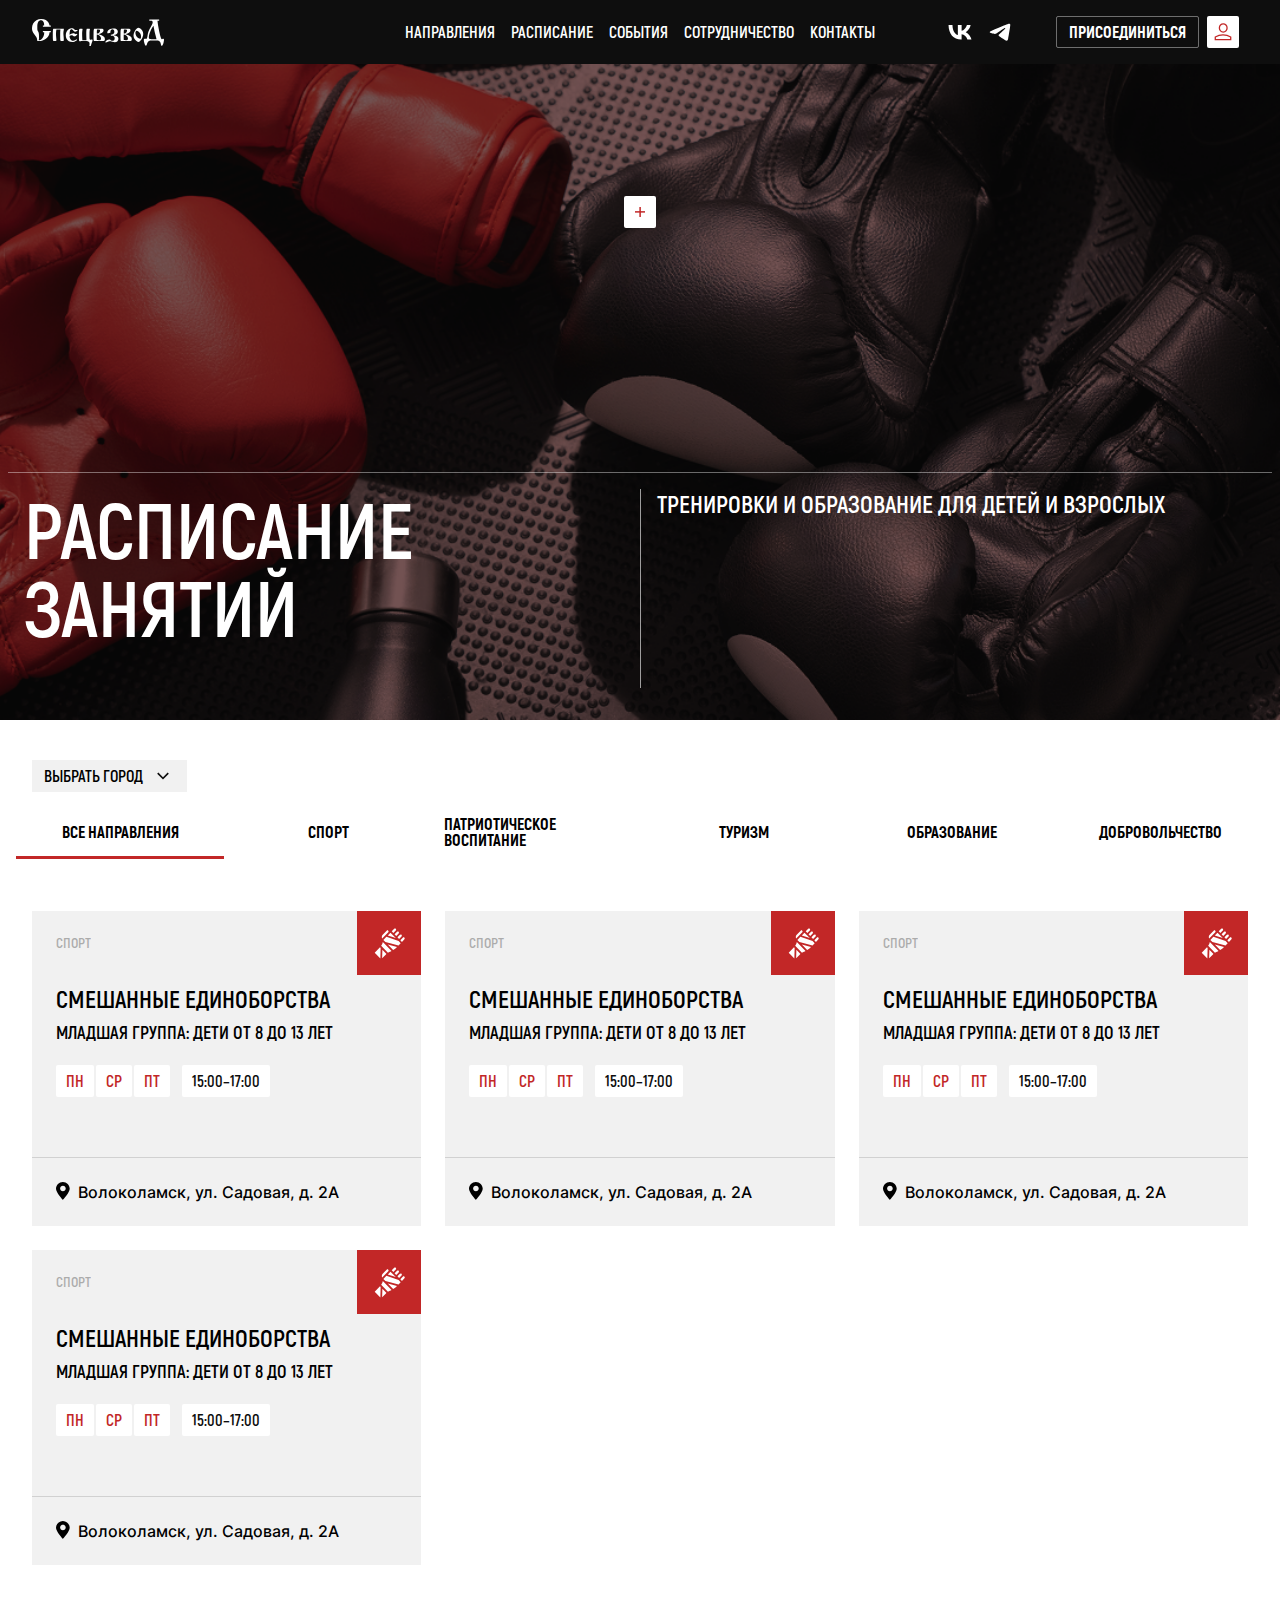
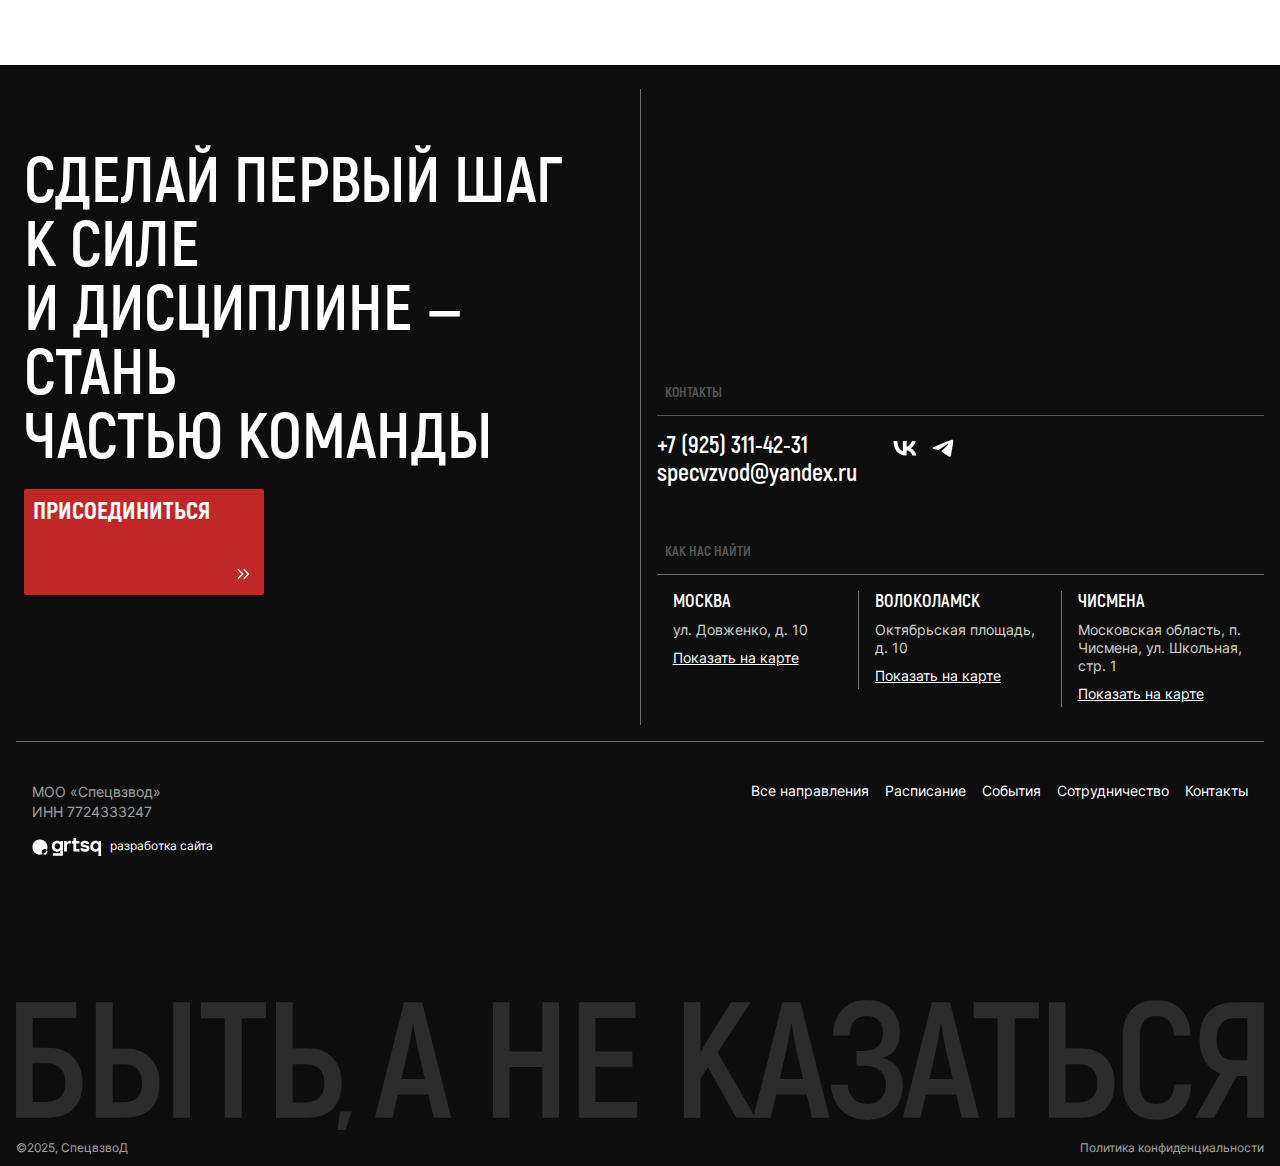
<file: timetable.html>
<!DOCTYPE html><!--BkEZiVDVVsqF56uTiTNb9--><html lang="en" class="scroll-smooth"><head><meta charSet="utf-8"/><meta name="viewport" content="width=device-width, initial-scale=1"/><link rel="preload" href="/_next/static/media/Akrobat_Black-s.p.252ddb80.otf" as="font" crossorigin="" type="font/otf"/><link rel="preload" href="/_next/static/media/Akrobat_Bold-s.p.d8873935.otf" as="font" crossorigin="" type="font/otf"/><link rel="preload" href="/_next/static/media/Akrobat_ExtraBold-s.p.d3e1488b.otf" as="font" crossorigin="" type="font/otf"/><link rel="preload" href="/_next/static/media/Akrobat_ExtraLight-s.p.c3b8c399.otf" as="font" crossorigin="" type="font/otf"/><link rel="preload" href="/_next/static/media/Akrobat_Light-s.p.18d88efd.otf" as="font" crossorigin="" type="font/otf"/><link rel="preload" href="/_next/static/media/Akrobat_Regular-s.p.a6b303c2.otf" as="font" crossorigin="" type="font/otf"/><link rel="preload" href="/_next/static/media/Akrobat_SemiBold-s.p.61dd03b6.otf" as="font" crossorigin="" type="font/otf"/><link rel="preload" href="/_next/static/media/Akrobat_Thin-s.p.b08e9d17.otf" as="font" crossorigin="" type="font/otf"/><link rel="preload" href="/_next/static/media/Inter_Black-s.p.d57a093d.otf" as="font" crossorigin="" type="font/otf"/><link rel="preload" href="/_next/static/media/Inter_BlackItalic-s.p.5d44f046.otf" as="font" crossorigin="" type="font/otf"/><link rel="preload" href="/_next/static/media/Inter_Bold-s.p.ea2d745c.otf" as="font" crossorigin="" type="font/otf"/><link rel="preload" href="/_next/static/media/Inter_BoldItalic-s.p.2b6a7330.otf" as="font" crossorigin="" type="font/otf"/><link rel="preload" href="/_next/static/media/Inter_ExtraBold-s.p.bb6dc110.otf" as="font" crossorigin="" type="font/otf"/><link rel="preload" href="/_next/static/media/Inter_ExtraBoldItalic-s.p.d566344f.otf" as="font" crossorigin="" type="font/otf"/><link rel="preload" href="/_next/static/media/Inter_ExtraLight-s.p.9b621866.otf" as="font" crossorigin="" type="font/otf"/><link rel="preload" href="/_next/static/media/Inter_ExtraLightItalic-s.p.44b0519f.otf" as="font" crossorigin="" type="font/otf"/><link rel="preload" href="/_next/static/media/Inter_Italic-s.p.60435eaa.otf" as="font" crossorigin="" type="font/otf"/><link rel="preload" href="/_next/static/media/Inter_Light-s.p.acea17ad.otf" as="font" crossorigin="" type="font/otf"/><link rel="preload" href="/_next/static/media/Inter_LightItalic-s.p.1597d339.otf" as="font" crossorigin="" type="font/otf"/><link rel="preload" href="/_next/static/media/Inter_Medium-s.p.9e6b6b0e.otf" as="font" crossorigin="" type="font/otf"/><link rel="preload" href="/_next/static/media/Inter_MediumItalic-s.p.7344712a.otf" as="font" crossorigin="" type="font/otf"/><link rel="preload" href="/_next/static/media/Inter_Regular-s.p.49836d87.otf" as="font" crossorigin="" type="font/otf"/><link rel="preload" href="/_next/static/media/Inter_SemiBold-s.p.d62b2e64.otf" as="font" crossorigin="" type="font/otf"/><link rel="preload" href="/_next/static/media/Inter_SemiBoldItalic-s.p.4578febc.otf" as="font" crossorigin="" type="font/otf"/><link rel="preload" href="/_next/static/media/Inter_Thin-s.p.6aeafc29.otf" as="font" crossorigin="" type="font/otf"/><link rel="preload" href="/_next/static/media/Inter_ThinItalic-s.p.767658a2.otf" as="font" crossorigin="" type="font/otf"/><link rel="preload" as="image" href="logo.svg"/><link rel="preload" as="image" href="bg5.png"/><link rel="preload" as="image" href="assets/developedFrom.svg"/><link rel="preload" as="image" href="assets/footer/footerTitle.svg"/><link rel="preload" as="image" href="assets/footer/FooterTitleDesctop.svg"/><link rel="stylesheet" href="/_next/static/chunks/6f8573bba7148d3d.css" data-precedence="next"/><link rel="stylesheet" href="/_next/static/chunks/be5eaad513130c9f.css" data-precedence="next"/><link rel="preload" as="script" fetchPriority="low" href="/_next/static/chunks/c85a7d07e7b82c9a.js"/><script src="/_next/static/chunks/89fec6e6de8a2578.js" async=""></script><script src="/_next/static/chunks/d04efc723d1783d5.js" async=""></script><script src="/_next/static/chunks/8082ab48faca5ea1.js" async=""></script><script src="/_next/static/chunks/turbopack-dab250640f978c53.js" async=""></script><script src="/_next/static/chunks/ff1a16fafef87110.js" async=""></script><script src="/_next/static/chunks/7dd66bdf8a7e5707.js" async=""></script><script src="/_next/static/chunks/2c31d8cf56fc1338.js" async=""></script><script src="/_next/static/chunks/baa60d4bbc8fa574.js" async=""></script><meta name="next-size-adjust" content=""/><title>Create Next App</title><meta name="description" content="Generated by create next app"/><link rel="icon" href="/favicon.ico?favicon.0b3bf435.ico" sizes="256x256" type="image/x-icon"/><script src="/_next/static/chunks/a6dad97d9634a72d.js" noModule=""></script></head><body class="inter_81bfa187-module__cqoNha__variable akrobat_72cb505-module__Yf89GG__variable antialiased"><div hidden=""><!--$--><!--/$--></div><div><div class="w-full fixed left-0 right-0 top-0  z-100 bg-black "><div class="flex w-full items-center gap-2 sm:gap-4 justify-between left-0 right-0 top-0 bottom-0 p-4 pl-4 pr-4 md:pl-8 md:pr-8 "><a class="w-full max-w-[25%]" href="/"><img src="logo.svg"/></a><div class="hidden md:flex flex-1 gap-2  items-center justify-center text-[12px] lg:text-[16px] lg:gap-4 text-text-secondary"><a class="font-akrobat font-bold  leading-none uppercase transition-all cursor-pointer hover:opacity-60" href="/events">Направления</a><a class="font-akrobat font-bold  leading-none uppercase transition-all cursor-pointer hover:opacity-60" href="/timetable">Расписание</a><a class="font-akrobat font-bold  leading-none uppercase transition-all cursor-pointer hover:opacity-60" href="/events">События</a><a class="font-akrobat font-bold  leading-none uppercase transition-all cursor-pointer hover:opacity-60" href="/collaboration">Сотрудничество</a><a class="font-akrobat font-bold  leading-none uppercase transition-all cursor-pointer hover:opacity-60" href="/collaboration">Контакты</a></div><div class="flex gap-4 lg:gap-10 w-full max-w-[25%] min-w-fit"><div class="hidden md:flex gap-2"><svg width="32" height="32" viewBox="0 0 52 53" fill="none"><path d="M27.9451 38.8887C15.0886 38.8887 7.30836 29.8647 7 14.8887H13.4994C13.7129 25.9047 18.6467 30.5607 22.4419 31.5207V14.8887H28.6804V24.3927C32.3333 23.9847 36.176 19.6647 37.4569 14.8887H43.6005C43.128 17.3395 42.1645 19.6664 40.7693 21.7261C39.3741 23.7858 37.5768 25.5346 35.4881 26.8647C37.8168 28.084 39.8666 29.7843 41.5051 31.8555C43.1435 33.9267 44.3342 36.3227 45 38.8887H38.2634C36.8402 34.3287 33.3533 30.8007 28.6567 30.3207V38.8887H27.9213H27.9451Z" fill="white"></path></svg><svg width="32" height="32" viewBox="0 0 52 53" fill="none"><path fill-rule="evenodd" clip-rule="evenodd" d="M11.3279 24.9648C20.4529 21.0258 26.5275 18.4085 29.5778 17.1387C38.2595 13.5365 40.0845 12.9146 41.2577 12.8887C41.5184 12.8887 42.092 12.9405 42.4831 13.2515C42.7959 13.5106 42.8741 13.8475 42.9263 14.1067C42.9784 14.3658 43.0305 14.91 42.9784 15.3246C42.5091 20.2484 40.4756 32.195 39.4327 37.6889C38.9895 40.0212 38.1292 40.7986 37.2949 40.8764C35.4699 41.0318 34.0881 39.6843 32.3413 38.5441C29.5778 36.756 28.0396 35.6416 25.3543 33.8794C22.2518 31.8581 24.2593 30.7438 26.0321 28.9298C26.5014 28.4633 34.5053 21.2072 34.6617 20.5594C34.6878 20.4816 34.6878 20.1707 34.5053 20.0152C34.3228 19.8597 34.062 19.9115 33.8535 19.9633C33.5667 20.0152 29.1867 22.9176 20.6614 28.6447C19.41 29.4999 18.289 29.9145 17.2722 29.8886C16.1511 29.8627 14.0133 29.2667 12.3969 28.7484C10.4415 28.1264 8.87724 27.7895 9.0076 26.7011C9.08581 26.131 9.86795 25.5609 11.3279 24.9648Z" fill="white"></path></svg></div><div class="flex gap-2"><button class="inline-flex items-center justify-center gap-1 rounded-[2px] border border-transparent cursor-pointer uppercase font-extrabold text-[16px] leading-none transition-[background-color,transform,opacity] duration-200 ease-in-out active:scale-[0.97] focus-visible:outline focus-visible:outline-2 focus-visible:outline-red focus-visible:outline-offset-2 disabled:opacity-50 disabled:cursor-not-allowed 
    bg-transparent border border-white/40 text-text-secondary
    hover:bg-red active:bg-red
    hover:border-red
   px-3 py-[6px] text-sm"><p class="font-akrobat">присоединиться</p></button><div class="hidden md:flex bg-foreground p-1.5 rounded-[2px] w-[32px] h-[32px] items-center justify-center cursro-pointer hover:*:stroke-white *:transition-all transition-all hover:bg-red cursor-pointer "><svg width="18" height="18" viewBox="0 0 20 21" fill="none" stroke="#C22727"><path d="M1 19.4998L10 19.4998L19 19.4996V16.3602C16.2481 14.7378 13.1497 13.8889 10 13.8938C6.85032 13.8889 3.75192 14.738 1 16.3604V19.4998Z" stroke-width="1.5"></path><path d="M5.76562 5.76515C5.76563 7.02894 6.23973 8.24097 7.08364 9.13461C7.92756 10.0283 9.07215 10.5303 10.2656 10.5303C11.4591 10.5303 12.6037 10.0283 13.4476 9.13461C14.2915 8.24097 14.7656 7.02894 14.7656 5.76515C14.7656 4.50135 14.2915 3.28932 13.4476 2.39568C12.6037 1.50204 11.4591 1 10.2656 1C9.07215 1 7.92756 1.50204 7.08364 2.39568C6.23973 3.28932 5.76563 4.50135 5.76562 5.76515Z" stroke-width="1.5"></path></svg></div><div class="flex md:hidden bg-foreground p-1.5 rounded-[2px] w-[32px] h-[32px] items-center justify-center"><svg width="18" height="18" viewBox="0 0 32 32" fill="none"><path d="M2 12H30" stroke="#C22727" stroke-width="1.5"></path><path d="M2 20H30" stroke="#C22727" stroke-width="1.5"></path></svg></div></div></div></div></div><section class="relative flex flex-col bg-background h-[80vh] w-full"><img class="flex-1 w-full h-full bg-red object-cover" src="bg5.png"/><div class="absolute top-8 left-4 right-4 flex h-[50%] justify-center items-center"><div class="flex flex-col gap-1 items-center"><div class="flex justify-center items-center w-[32px] h-[32px] bg-foreground rounded-[2px]"><svg width="10" height="10" viewBox="0 0 10 10" stroke="#C22727" fill="none"><path d="M5.11719 0V10" stroke-width="1.5"></path><path d="M10 4.8877L-2.75671e-06 4.88769" stroke-width="1.5"></path></svg></div></div></div><div class="absolute left-2 right-2 bottom-8  border-t-1 border-white/40 mt-[-80px] mr-4 ml-4 md:m-0 md:absolute md:pl-4 md:pr-4 md:h-[30%]"><div class="flex flex-col gap-6 md:flex-1 md:h-full pb-4 lg:pb-0"><div class="pt-4 md:flex-1 flex gap-4 text-[16px]  md:text-[24px]"><p class="flex-1 font-akrobat font-bold text-[24px] md:text-[40px] lg:text-[78px] text-text-secondary uppercase leading-none">расписание занятий</p><div class="w-[1px] bg-white/60 self-stretch md:min-h-0"></div><p class="flex-1 font-akrobat font-bold text-text-secondary uppercase">Тренировки и образование  для детей и взрослых</p></div></div></div></section><section class="flex flex-col pl-4 pr-4 pt-16 md:pt-10 pb-20 md:pb-25"><div class="flex gap-[2px] md:self-start md:pl-4"><div class="relative flex flex-1 gap-1 p-2 pl-3 pr-11 bg-light-gray font-akrobat font-bold uppercase leading-none text-[16px] cursor-pointer"><div class="relative"><p>Выбрать город</p><div class="absolute top-[-8px] right-[-36px]"><svg width="32" height="32" viewBox="0 0 32 32" fill="none"><path d="M15.9974 19.5L21.8307 13.6667L20.6641 12.5L15.9974 17.1667L11.3307 12.5L10.1641 13.6667L15.9974 19.5Z" fill="#0E0E0E"></path></svg></div></div></div><div class="relative flex flex-1 gap-1 p-2 pl-3 pr-11 bg-light-gray font-akrobat font-bold uppercase leading-none text-[16px] cursor-pointer"><div class="relative"><p>все направления</p><div class="absolute top-[-8px] right-[-36px]"><svg width="32" height="32" viewBox="0 0 32 32" fill="none"><path d="M15.9974 19.5L21.8307 13.6667L20.6641 12.5L15.9974 17.1667L11.3307 12.5L10.1641 13.6667L15.9974 19.5Z" fill="#0E0E0E"></path></svg></div></div></div></div><div class="grid grid-cols-1 gap-6 md:grid-cols-2 lg:grid-cols-3 mt-6 lg:mt-13 md:pl-4 md:pr-4"><div class="flex flex-col p-6 pb-0 bg-light-gray"><div class="flex justify-between items-center  m-[-24px] mb-0 pl-6"><p class="font-akrobat font-bold text-[14px] text-black opacity-30 uppercase leading-none">спорт</p><div class="flex justify-center items-center bg-light-red size-[52px] md:size-[64px] p-3 md:p-4"><svg width="100%" height="100%" viewBox="0 0 33 32" fill="none"><path d="M8.44567 18.9578L15.3958 26.1307C16.04 25.7124 16.7211 25.3539 17.4306 25.0597C18.0042 24.8221 18.5672 24.5596 19.1179 24.273L10.1458 15.0098C9.87978 16.4382 9.30186 17.7847 8.44567 18.9578ZM1.75781 25.9926L7.58269 32L7.87689 21.05L7.21311 20.3647L1.75781 25.9926ZM15.7439 4.99016C15.9639 4.76069 16.0853 4.45753 16.0853 4.13415C16.0853 3.80949 15.9633 3.5044 15.742 3.27559C15.191 2.80411 14.64 2.80411 14.0891 3.27559L10.0416 7.45491C8.99477 8.53598 8.80907 10.1743 9.48381 11.4533L15.7439 4.99016ZM23.4982 3.08584C23.726 2.85776 23.8455 2.56677 23.8567 2.21281C23.8567 1.88755 23.7348 1.58245 23.5135 1.35425C22.9626 0.882107 22.4116 0.881926 21.8605 1.35365L19.3207 3.97594L20.978 5.68736L23.4982 3.08584ZM32.4469 10.5298C31.872 10.0438 31.2414 10.0425 30.7069 10.5272L28.1861 13.13V13.1306L29.8439 14.8427L32.4223 12.1795C32.8612 11.7256 32.8698 10.9931 32.4469 10.5298ZM26.8887 11.7905L29.423 9.17323C29.8741 8.70805 29.8741 7.92197 29.4236 7.45739C28.8106 6.8234 27.9542 7.18765 27.4924 7.7442L25.2314 10.0791L26.8887 11.7905ZM23.9333 8.73893L25.2326 7.39751L26.4418 6.14873C26.8237 5.67658 26.9616 4.91448 26.4688 4.40576C26.0107 3.93331 25.2483 3.96038 24.8165 4.40449L22.2754 7.02745L23.9333 8.73893ZM9.4275 31.8443L13.1079 28.0173C13.3603 27.755 13.6237 27.5035 13.8973 27.2634L9.67453 22.9051L9.4275 31.8443ZM15.2775 8.15144L23.4994 10.9711L23.4976 10.9692L23.4988 10.9698L18.0233 5.31603L15.2781 8.15078L15.2775 8.15144ZM15.3075 17.6592L20.7818 23.311C22.2252 22.3907 23.5766 21.2932 24.8091 20.0401L15.3081 17.6592H15.3075ZM26.3904 13.9564L13.8287 9.64792H13.828L10.6882 12.8899L12.818 15.0886L12.8186 15.0892L26.3273 18.4743L28.5465 16.1823L26.391 13.9571L26.3904 13.9564Z" fill="white"></path></svg></div></div><p class="font-akrobat font-bold uppercase leading-none text-[24px] mt-3">Смешанные единоборства</p><p class="font-akrobat font-bold uppercase leading-none text-[18px] mt-3">Младшая группа: дети от 8 до 13 лет<!-- --> </p><div class="flex gap-3 mt-6"><div class="flex font-akrobat font-bold text-[16px] uppercase leading-none text-light-red *:p-2 *:pl-[10px] *:pr-[10px] *:bg-foreground *:rounded-[2px] gap-[2px]"><div>Пн</div><div>Ср</div><div>Пт</div></div><div class="flex font-akrobat font-bold text-[16px] uppercase leading-none text-black *:p-2 *:pl-[10px] *:pr-[10px] *:bg-foreground *:rounded-[2px] gap-[2px]"><div>15:00–17:00</div></div></div><span class="flex gap-2 p-6 mt-15 ml-[-24px] mr-[-24px] border-t-1 border-[rgba(14,14,14,.14)]"><svg width="14" height="18" viewBox="0 0 14 18" fill="none"><path fill-rule="evenodd" clip-rule="evenodd" d="M6.86106 0C10.6505 0 13.7229 3.07248 13.7229 6.86186C13.7227 10.6513 6.86106 18 6.86106 18C6.82467 17.961 0.000239349 10.6412 0 6.86186C0 3.07257 3.07178 0.000142629 6.86106 0ZM6.92099 3.73216C5.36325 3.73236 4.10063 4.9949 4.1005 6.55265C4.1005 8.1105 5.36317 9.37373 6.92099 9.37393C8.47898 9.37393 9.74228 8.11063 9.74228 6.55265C9.74215 4.99478 8.4789 3.73216 6.92099 3.73216Z" fill="currentColor"></path></svg><p class="font-inter font-medium text-[16px]">Волоколамск, ул. Садовая, д. 2А</p></span></div><div class="flex flex-col p-6 pb-0 bg-light-gray"><div class="flex justify-between items-center  m-[-24px] mb-0 pl-6"><p class="font-akrobat font-bold text-[14px] text-black opacity-30 uppercase leading-none">спорт</p><div class="flex justify-center items-center bg-light-red size-[52px] md:size-[64px] p-3 md:p-4"><svg width="100%" height="100%" viewBox="0 0 33 32" fill="none"><path d="M8.44567 18.9578L15.3958 26.1307C16.04 25.7124 16.7211 25.3539 17.4306 25.0597C18.0042 24.8221 18.5672 24.5596 19.1179 24.273L10.1458 15.0098C9.87978 16.4382 9.30186 17.7847 8.44567 18.9578ZM1.75781 25.9926L7.58269 32L7.87689 21.05L7.21311 20.3647L1.75781 25.9926ZM15.7439 4.99016C15.9639 4.76069 16.0853 4.45753 16.0853 4.13415C16.0853 3.80949 15.9633 3.5044 15.742 3.27559C15.191 2.80411 14.64 2.80411 14.0891 3.27559L10.0416 7.45491C8.99477 8.53598 8.80907 10.1743 9.48381 11.4533L15.7439 4.99016ZM23.4982 3.08584C23.726 2.85776 23.8455 2.56677 23.8567 2.21281C23.8567 1.88755 23.7348 1.58245 23.5135 1.35425C22.9626 0.882107 22.4116 0.881926 21.8605 1.35365L19.3207 3.97594L20.978 5.68736L23.4982 3.08584ZM32.4469 10.5298C31.872 10.0438 31.2414 10.0425 30.7069 10.5272L28.1861 13.13V13.1306L29.8439 14.8427L32.4223 12.1795C32.8612 11.7256 32.8698 10.9931 32.4469 10.5298ZM26.8887 11.7905L29.423 9.17323C29.8741 8.70805 29.8741 7.92197 29.4236 7.45739C28.8106 6.8234 27.9542 7.18765 27.4924 7.7442L25.2314 10.0791L26.8887 11.7905ZM23.9333 8.73893L25.2326 7.39751L26.4418 6.14873C26.8237 5.67658 26.9616 4.91448 26.4688 4.40576C26.0107 3.93331 25.2483 3.96038 24.8165 4.40449L22.2754 7.02745L23.9333 8.73893ZM9.4275 31.8443L13.1079 28.0173C13.3603 27.755 13.6237 27.5035 13.8973 27.2634L9.67453 22.9051L9.4275 31.8443ZM15.2775 8.15144L23.4994 10.9711L23.4976 10.9692L23.4988 10.9698L18.0233 5.31603L15.2781 8.15078L15.2775 8.15144ZM15.3075 17.6592L20.7818 23.311C22.2252 22.3907 23.5766 21.2932 24.8091 20.0401L15.3081 17.6592H15.3075ZM26.3904 13.9564L13.8287 9.64792H13.828L10.6882 12.8899L12.818 15.0886L12.8186 15.0892L26.3273 18.4743L28.5465 16.1823L26.391 13.9571L26.3904 13.9564Z" fill="white"></path></svg></div></div><p class="font-akrobat font-bold uppercase leading-none text-[24px] mt-3">Смешанные единоборства</p><p class="font-akrobat font-bold uppercase leading-none text-[18px] mt-3">Младшая группа: дети от 8 до 13 лет<!-- --> </p><div class="flex gap-3 mt-6"><div class="flex font-akrobat font-bold text-[16px] uppercase leading-none text-light-red *:p-2 *:pl-[10px] *:pr-[10px] *:bg-foreground *:rounded-[2px] gap-[2px]"><div>Пн</div><div>Ср</div><div>Пт</div></div><div class="flex font-akrobat font-bold text-[16px] uppercase leading-none text-black *:p-2 *:pl-[10px] *:pr-[10px] *:bg-foreground *:rounded-[2px] gap-[2px]"><div>15:00–17:00</div></div></div><span class="flex gap-2 p-6 mt-15 ml-[-24px] mr-[-24px] border-t-1 border-[rgba(14,14,14,.14)]"><svg width="14" height="18" viewBox="0 0 14 18" fill="none"><path fill-rule="evenodd" clip-rule="evenodd" d="M6.86106 0C10.6505 0 13.7229 3.07248 13.7229 6.86186C13.7227 10.6513 6.86106 18 6.86106 18C6.82467 17.961 0.000239349 10.6412 0 6.86186C0 3.07257 3.07178 0.000142629 6.86106 0ZM6.92099 3.73216C5.36325 3.73236 4.10063 4.9949 4.1005 6.55265C4.1005 8.1105 5.36317 9.37373 6.92099 9.37393C8.47898 9.37393 9.74228 8.11063 9.74228 6.55265C9.74215 4.99478 8.4789 3.73216 6.92099 3.73216Z" fill="currentColor"></path></svg><p class="font-inter font-medium text-[16px]">Волоколамск, ул. Садовая, д. 2А</p></span></div><div class="flex flex-col p-6 pb-0 bg-light-gray"><div class="flex justify-between items-center  m-[-24px] mb-0 pl-6"><p class="font-akrobat font-bold text-[14px] text-black opacity-30 uppercase leading-none">спорт</p><div class="flex justify-center items-center bg-light-red size-[52px] md:size-[64px] p-3 md:p-4"><svg width="100%" height="100%" viewBox="0 0 33 32" fill="none"><path d="M8.44567 18.9578L15.3958 26.1307C16.04 25.7124 16.7211 25.3539 17.4306 25.0597C18.0042 24.8221 18.5672 24.5596 19.1179 24.273L10.1458 15.0098C9.87978 16.4382 9.30186 17.7847 8.44567 18.9578ZM1.75781 25.9926L7.58269 32L7.87689 21.05L7.21311 20.3647L1.75781 25.9926ZM15.7439 4.99016C15.9639 4.76069 16.0853 4.45753 16.0853 4.13415C16.0853 3.80949 15.9633 3.5044 15.742 3.27559C15.191 2.80411 14.64 2.80411 14.0891 3.27559L10.0416 7.45491C8.99477 8.53598 8.80907 10.1743 9.48381 11.4533L15.7439 4.99016ZM23.4982 3.08584C23.726 2.85776 23.8455 2.56677 23.8567 2.21281C23.8567 1.88755 23.7348 1.58245 23.5135 1.35425C22.9626 0.882107 22.4116 0.881926 21.8605 1.35365L19.3207 3.97594L20.978 5.68736L23.4982 3.08584ZM32.4469 10.5298C31.872 10.0438 31.2414 10.0425 30.7069 10.5272L28.1861 13.13V13.1306L29.8439 14.8427L32.4223 12.1795C32.8612 11.7256 32.8698 10.9931 32.4469 10.5298ZM26.8887 11.7905L29.423 9.17323C29.8741 8.70805 29.8741 7.92197 29.4236 7.45739C28.8106 6.8234 27.9542 7.18765 27.4924 7.7442L25.2314 10.0791L26.8887 11.7905ZM23.9333 8.73893L25.2326 7.39751L26.4418 6.14873C26.8237 5.67658 26.9616 4.91448 26.4688 4.40576C26.0107 3.93331 25.2483 3.96038 24.8165 4.40449L22.2754 7.02745L23.9333 8.73893ZM9.4275 31.8443L13.1079 28.0173C13.3603 27.755 13.6237 27.5035 13.8973 27.2634L9.67453 22.9051L9.4275 31.8443ZM15.2775 8.15144L23.4994 10.9711L23.4976 10.9692L23.4988 10.9698L18.0233 5.31603L15.2781 8.15078L15.2775 8.15144ZM15.3075 17.6592L20.7818 23.311C22.2252 22.3907 23.5766 21.2932 24.8091 20.0401L15.3081 17.6592H15.3075ZM26.3904 13.9564L13.8287 9.64792H13.828L10.6882 12.8899L12.818 15.0886L12.8186 15.0892L26.3273 18.4743L28.5465 16.1823L26.391 13.9571L26.3904 13.9564Z" fill="white"></path></svg></div></div><p class="font-akrobat font-bold uppercase leading-none text-[24px] mt-3">Смешанные единоборства</p><p class="font-akrobat font-bold uppercase leading-none text-[18px] mt-3">Младшая группа: дети от 8 до 13 лет<!-- --> </p><div class="flex gap-3 mt-6"><div class="flex font-akrobat font-bold text-[16px] uppercase leading-none text-light-red *:p-2 *:pl-[10px] *:pr-[10px] *:bg-foreground *:rounded-[2px] gap-[2px]"><div>Пн</div><div>Ср</div><div>Пт</div></div><div class="flex font-akrobat font-bold text-[16px] uppercase leading-none text-black *:p-2 *:pl-[10px] *:pr-[10px] *:bg-foreground *:rounded-[2px] gap-[2px]"><div>15:00–17:00</div></div></div><span class="flex gap-2 p-6 mt-15 ml-[-24px] mr-[-24px] border-t-1 border-[rgba(14,14,14,.14)]"><svg width="14" height="18" viewBox="0 0 14 18" fill="none"><path fill-rule="evenodd" clip-rule="evenodd" d="M6.86106 0C10.6505 0 13.7229 3.07248 13.7229 6.86186C13.7227 10.6513 6.86106 18 6.86106 18C6.82467 17.961 0.000239349 10.6412 0 6.86186C0 3.07257 3.07178 0.000142629 6.86106 0ZM6.92099 3.73216C5.36325 3.73236 4.10063 4.9949 4.1005 6.55265C4.1005 8.1105 5.36317 9.37373 6.92099 9.37393C8.47898 9.37393 9.74228 8.11063 9.74228 6.55265C9.74215 4.99478 8.4789 3.73216 6.92099 3.73216Z" fill="currentColor"></path></svg><p class="font-inter font-medium text-[16px]">Волоколамск, ул. Садовая, д. 2А</p></span></div><div class="flex flex-col p-6 pb-0 bg-light-gray"><div class="flex justify-between items-center  m-[-24px] mb-0 pl-6"><p class="font-akrobat font-bold text-[14px] text-black opacity-30 uppercase leading-none">спорт</p><div class="flex justify-center items-center bg-light-red size-[52px] md:size-[64px] p-3 md:p-4"><svg width="100%" height="100%" viewBox="0 0 33 32" fill="none"><path d="M8.44567 18.9578L15.3958 26.1307C16.04 25.7124 16.7211 25.3539 17.4306 25.0597C18.0042 24.8221 18.5672 24.5596 19.1179 24.273L10.1458 15.0098C9.87978 16.4382 9.30186 17.7847 8.44567 18.9578ZM1.75781 25.9926L7.58269 32L7.87689 21.05L7.21311 20.3647L1.75781 25.9926ZM15.7439 4.99016C15.9639 4.76069 16.0853 4.45753 16.0853 4.13415C16.0853 3.80949 15.9633 3.5044 15.742 3.27559C15.191 2.80411 14.64 2.80411 14.0891 3.27559L10.0416 7.45491C8.99477 8.53598 8.80907 10.1743 9.48381 11.4533L15.7439 4.99016ZM23.4982 3.08584C23.726 2.85776 23.8455 2.56677 23.8567 2.21281C23.8567 1.88755 23.7348 1.58245 23.5135 1.35425C22.9626 0.882107 22.4116 0.881926 21.8605 1.35365L19.3207 3.97594L20.978 5.68736L23.4982 3.08584ZM32.4469 10.5298C31.872 10.0438 31.2414 10.0425 30.7069 10.5272L28.1861 13.13V13.1306L29.8439 14.8427L32.4223 12.1795C32.8612 11.7256 32.8698 10.9931 32.4469 10.5298ZM26.8887 11.7905L29.423 9.17323C29.8741 8.70805 29.8741 7.92197 29.4236 7.45739C28.8106 6.8234 27.9542 7.18765 27.4924 7.7442L25.2314 10.0791L26.8887 11.7905ZM23.9333 8.73893L25.2326 7.39751L26.4418 6.14873C26.8237 5.67658 26.9616 4.91448 26.4688 4.40576C26.0107 3.93331 25.2483 3.96038 24.8165 4.40449L22.2754 7.02745L23.9333 8.73893ZM9.4275 31.8443L13.1079 28.0173C13.3603 27.755 13.6237 27.5035 13.8973 27.2634L9.67453 22.9051L9.4275 31.8443ZM15.2775 8.15144L23.4994 10.9711L23.4976 10.9692L23.4988 10.9698L18.0233 5.31603L15.2781 8.15078L15.2775 8.15144ZM15.3075 17.6592L20.7818 23.311C22.2252 22.3907 23.5766 21.2932 24.8091 20.0401L15.3081 17.6592H15.3075ZM26.3904 13.9564L13.8287 9.64792H13.828L10.6882 12.8899L12.818 15.0886L12.8186 15.0892L26.3273 18.4743L28.5465 16.1823L26.391 13.9571L26.3904 13.9564Z" fill="white"></path></svg></div></div><p class="font-akrobat font-bold uppercase leading-none text-[24px] mt-3">Смешанные единоборства</p><p class="font-akrobat font-bold uppercase leading-none text-[18px] mt-3">Младшая группа: дети от 8 до 13 лет<!-- --> </p><div class="flex gap-3 mt-6"><div class="flex font-akrobat font-bold text-[16px] uppercase leading-none text-light-red *:p-2 *:pl-[10px] *:pr-[10px] *:bg-foreground *:rounded-[2px] gap-[2px]"><div>Пн</div><div>Ср</div><div>Пт</div></div><div class="flex font-akrobat font-bold text-[16px] uppercase leading-none text-black *:p-2 *:pl-[10px] *:pr-[10px] *:bg-foreground *:rounded-[2px] gap-[2px]"><div>15:00–17:00</div></div></div><span class="flex gap-2 p-6 mt-15 ml-[-24px] mr-[-24px] border-t-1 border-[rgba(14,14,14,.14)]"><svg width="14" height="18" viewBox="0 0 14 18" fill="none"><path fill-rule="evenodd" clip-rule="evenodd" d="M6.86106 0C10.6505 0 13.7229 3.07248 13.7229 6.86186C13.7227 10.6513 6.86106 18 6.86106 18C6.82467 17.961 0.000239349 10.6412 0 6.86186C0 3.07257 3.07178 0.000142629 6.86106 0ZM6.92099 3.73216C5.36325 3.73236 4.10063 4.9949 4.1005 6.55265C4.1005 8.1105 5.36317 9.37373 6.92099 9.37393C8.47898 9.37393 9.74228 8.11063 9.74228 6.55265C9.74215 4.99478 8.4789 3.73216 6.92099 3.73216Z" fill="currentColor"></path></svg><p class="font-inter font-medium text-[16px]">Волоколамск, ул. Садовая, д. 2А</p></span></div></div></section><footer class="flex flex-col bg-background text-text-secondary"><div class="flex flex-col md:flex-row pl-2 pr-2 md:pl-4 md:pr-4"><div class="flex flex-1 flex-col gap-6 pt-[56px] mt-[24px] pl-2 pr-2 md:border-r-1 border-description-secondary mb-4"><p class="font-akrobat font-bold text-[32px] md:text-[40px] lg:text-[64px] leading-none md:pr-4 uppercase">Сделай первый шаг к силе и дисциплине — стань частью команды</p><button class="inline-flex items-center justify-center gap-1 rounded-[2px] border border-transparent cursor-pointer uppercase font-extrabold text-[16px] leading-none transition-[background-color,transform,opacity] duration-200 ease-in-out active:scale-[0.97] focus-visible:outline focus-visible:outline-2 focus-visible:outline-red focus-visible:outline-offset-2 disabled:opacity-50 disabled:cursor-not-allowed 
    bg-light-red hover:bg-red active:bg-dark-red text-text-secondary
   
    w-full flex-col items-start gap-10 p-2
    [&amp;&gt;*:last-child]:self-end
    md:max-w-[240px]
   text-[24px]"><p class="font-akrobat">присоединиться</p><svg width="24" height="24" viewBox="0 0 25 24" fill="none"><path d="M7.25781 7L12.2578 11.9998L7.25781 17" stroke="white" stroke-width="1.5"></path><path d="M13.2578 7L18.2578 11.9998L13.2578 17" stroke="white" stroke-width="1.5"></path></svg></button></div><div class="flex flex-1 flex-col md:ml-4"><div class="flex flex-col gap-4"><p class="font-akrobat font-bold text-[14px] leading-none opacity-30 uppercase pl-2 pr-2 mt-[80px] md:mt-80">Контакты</p><div class="Separator-module__nKuzAa__container"></div><div class="flex flex-col gap-6 md:flex-row md:gap-8"><div><p class="font-akrobat font-bold text-[24px] leading-none">+7 (925) 311-42-31</p><p class="font-akrobat font-bold text-[24px] leading-none mt-1">specvzvod@yandex.ru</p></div><div class="flex md:hidden gap-2"><svg width="52" height="52" viewBox="0 0 52 53" fill="none"><path d="M27.9451 38.8887C15.0886 38.8887 7.30836 29.8647 7 14.8887H13.4994C13.7129 25.9047 18.6467 30.5607 22.4419 31.5207V14.8887H28.6804V24.3927C32.3333 23.9847 36.176 19.6647 37.4569 14.8887H43.6005C43.128 17.3395 42.1645 19.6664 40.7693 21.7261C39.3741 23.7858 37.5768 25.5346 35.4881 26.8647C37.8168 28.084 39.8666 29.7843 41.5051 31.8555C43.1435 33.9267 44.3342 36.3227 45 38.8887H38.2634C36.8402 34.3287 33.3533 30.8007 28.6567 30.3207V38.8887H27.9213H27.9451Z" fill="white"></path></svg><svg width="52" height="52" viewBox="0 0 52 53" fill="none"><path fill-rule="evenodd" clip-rule="evenodd" d="M11.3279 24.9648C20.4529 21.0258 26.5275 18.4085 29.5778 17.1387C38.2595 13.5365 40.0845 12.9146 41.2577 12.8887C41.5184 12.8887 42.092 12.9405 42.4831 13.2515C42.7959 13.5106 42.8741 13.8475 42.9263 14.1067C42.9784 14.3658 43.0305 14.91 42.9784 15.3246C42.5091 20.2484 40.4756 32.195 39.4327 37.6889C38.9895 40.0212 38.1292 40.7986 37.2949 40.8764C35.4699 41.0318 34.0881 39.6843 32.3413 38.5441C29.5778 36.756 28.0396 35.6416 25.3543 33.8794C22.2518 31.8581 24.2593 30.7438 26.0321 28.9298C26.5014 28.4633 34.5053 21.2072 34.6617 20.5594C34.6878 20.4816 34.6878 20.1707 34.5053 20.0152C34.3228 19.8597 34.062 19.9115 33.8535 19.9633C33.5667 20.0152 29.1867 22.9176 20.6614 28.6447C19.41 29.4999 18.289 29.9145 17.2722 29.8886C16.1511 29.8627 14.0133 29.2667 12.3969 28.7484C10.4415 28.1264 8.87724 27.7895 9.0076 26.7011C9.08581 26.131 9.86795 25.5609 11.3279 24.9648Z" fill="white"></path></svg></div><div class="hidden md:flex gap-1.5"><svg width="32" height="32" viewBox="0 0 52 53" fill="none"><path d="M27.9451 38.8887C15.0886 38.8887 7.30836 29.8647 7 14.8887H13.4994C13.7129 25.9047 18.6467 30.5607 22.4419 31.5207V14.8887H28.6804V24.3927C32.3333 23.9847 36.176 19.6647 37.4569 14.8887H43.6005C43.128 17.3395 42.1645 19.6664 40.7693 21.7261C39.3741 23.7858 37.5768 25.5346 35.4881 26.8647C37.8168 28.084 39.8666 29.7843 41.5051 31.8555C43.1435 33.9267 44.3342 36.3227 45 38.8887H38.2634C36.8402 34.3287 33.3533 30.8007 28.6567 30.3207V38.8887H27.9213H27.9451Z" fill="white"></path></svg><svg width="32" height="32" viewBox="0 0 52 53" fill="none"><path fill-rule="evenodd" clip-rule="evenodd" d="M11.3279 24.9648C20.4529 21.0258 26.5275 18.4085 29.5778 17.1387C38.2595 13.5365 40.0845 12.9146 41.2577 12.8887C41.5184 12.8887 42.092 12.9405 42.4831 13.2515C42.7959 13.5106 42.8741 13.8475 42.9263 14.1067C42.9784 14.3658 43.0305 14.91 42.9784 15.3246C42.5091 20.2484 40.4756 32.195 39.4327 37.6889C38.9895 40.0212 38.1292 40.7986 37.2949 40.8764C35.4699 41.0318 34.0881 39.6843 32.3413 38.5441C29.5778 36.756 28.0396 35.6416 25.3543 33.8794C22.2518 31.8581 24.2593 30.7438 26.0321 28.9298C26.5014 28.4633 34.5053 21.2072 34.6617 20.5594C34.6878 20.4816 34.6878 20.1707 34.5053 20.0152C34.3228 19.8597 34.062 19.9115 33.8535 19.9633C33.5667 20.0152 29.1867 22.9176 20.6614 28.6447C19.41 29.4999 18.289 29.9145 17.2722 29.8886C16.1511 29.8627 14.0133 29.2667 12.3969 28.7484C10.4415 28.1264 8.87724 27.7895 9.0076 26.7011C9.08581 26.131 9.86795 25.5609 11.3279 24.9648Z" fill="white"></path></svg></div></div></div><div class="flex flex-col mt-[60px] gap-4"><p class="font-akrobat font-bold text-[14px] leading-none opacity-30 uppercase pl-2 pr-2">Как нас найти</p><div class="grid grid-cols-2 md:flex md:*:border-b-0! md:*:flex-1 md:*:border-t-1 *:not-last:border-t-1 *:not-last:border-b-1 *:border-description-secondary"><div class="flex flex-col"><div class="flex flex-col pb-6 gap-3 mt-4 mb-4 pl-4 pr-4 border-r-1 border-description-secondary"><p class="font-akrobat font-bold text-[18px] uppercase leading-none">Москва</p><p class="font-inter text-[14px] opacity-80 leading-4.5">ул. Довженко, д. 10</p><p class="font-inter text-[14px] leading-none underline">Показать на карте</p></div></div><div class="flex flex-col "><div class="flex flex-col pb-6 gap-3 mt-4 mb-4 pl-4 pr-4 md:border-r-1 border-description-secondary"><p class="font-akrobat font-bold text-[18px] uppercase leading-none">Волоколамск</p><p class="font-inter text-[14px] leading-4.5 opacity-80">Октябрьская площадь, д. 10</p><p class="font-inter text-[14px] leading-none underline">Показать на карте</p></div></div><div class="flex flex-col "><div class="flex flex-col gap-3 pb-6 mt-4 mb-4 pl-4 pr-4 border-r-1 md:border-r-0 border-description-secondary"><p class="font-akrobat font-bold text-[18px] uppercase leading-none">Чисмена</p><p class="font-inter text-[14px] leading-4.5 opacity-80">Московская область, п. Чисмена, ул. Школьная, стр. 1</p><p class="font-inter text-[14px] leading-none underline">Показать на карте</p></div></div></div></div></div></div><div class="flex flex-col gap-8 pt-16 md:pt-[40px] md:pl-4 ml-2 md:ml-4 md:pr-4 mr-2 md:mr-4 border-t-1 border-description-secondary md:flex-row-reverse md:justify-between"><div class="flex flex-col gap-2 md:flex-row md:gap-4 *:transition-all *:hover:opacity-60 *:cursor-pointer "><p class="font-inter text-[14px] text-text-secondary uppercase md:normal-case">Все направления</p><p class="font-inter text-[14px] text-text-secondary">Расписание</p><p class="font-inter text-[14px] text-text-secondary">События</p><p class="font-inter text-[14px] text-text-secondary">Сотрудничество</p><p class="font-inter text-[14px] text-text-secondary">Контакты</p></div><div class="pl-2 pr-2 md:pl-0 md:pr-0"><p class="font-inter text-[14px] text-text-secondary opacity-60 leading-5">МОО «Спецвзвод»<br/>ИНН 7724333247</p><p class="font-inter text-[12px] inline-flex gap-2 mt-4"><span><img src="assets/developedFrom.svg"/></span>разработка сайта</p></div></div><div class="flex flex-col pl-2 md:pl-4 pr-2 md:pr-4"><img class="w-full mt-16 md:hidden" src="assets/footer/footerTitle.svg"/><img class="w-full mt-[140px] hidden md:block" src="assets/footer/FooterTitleDesctop.svg"/><div class="flex justify-between gap-3 pt-3 pb-3 text-[12px]"><p class="font-inter leading-none text-text-secondary opacity-60">©2025, СпецвзвоД</p><p class="font-inter leading-none text-text-secondary opacity-60">Политика конфиденциальности</p></div></div></footer></div><!--$--><!--/$--><script src="/_next/static/chunks/c85a7d07e7b82c9a.js" id="_R_" async=""></script><script>(self.__next_f=self.__next_f||[]).push([0])</script><script>self.__next_f.push([1,"1:\"$Sreact.fragment\"\n2:I[39756,[\"/_next/static/chunks/ff1a16fafef87110.js\",\"/_next/static/chunks/7dd66bdf8a7e5707.js\"],\"default\"]\n3:I[37457,[\"/_next/static/chunks/ff1a16fafef87110.js\",\"/_next/static/chunks/7dd66bdf8a7e5707.js\"],\"default\"]\n4:I[47257,[\"/_next/static/chunks/ff1a16fafef87110.js\",\"/_next/static/chunks/7dd66bdf8a7e5707.js\"],\"ClientPageRoot\"]\n5:I[30317,[\"/_next/static/chunks/2c31d8cf56fc1338.js\",\"/_next/static/chunks/baa60d4bbc8fa574.js\"],\"default\"]\n8:I[97367,[\"/_next/static/chunks/ff1a16fafef87110.js\",\"/_next/static/chunks/7dd66bdf8a7e5707.js\"],\"OutletBoundary\"]\na:I[11533,[\"/_next/static/chunks/ff1a16fafef87110.js\",\"/_next/static/chunks/7dd66bdf8a7e5707.js\"],\"AsyncMetadataOutlet\"]\nc:I[97367,[\"/_next/static/chunks/ff1a16fafef87110.js\",\"/_next/static/chunks/7dd66bdf8a7e5707.js\"],\"ViewportBoundary\"]\ne:I[97367,[\"/_next/static/chunks/ff1a16fafef87110.js\",\"/_next/static/chunks/7dd66bdf8a7e5707.js\"],\"MetadataBoundary\"]\nf:\"$Sreact.suspense\"\n11:I[68027,[],\"default\"]\n:HL[\"/_next/static/chunks/6f8573bba7148d3d.css\",\"style\"]\n:HL[\"/_next/static/media/Akrobat_Black-s.p.252ddb80.otf\",\"font\",{\"crossOrigin\":\"\",\"type\":\"font/otf\"}]\n:HL[\"/_next/static/media/Akrobat_Bold-s.p.d8873935.otf\",\"font\",{\"crossOrigin\":\"\",\"type\":\"font/otf\"}]\n:HL[\"/_next/static/media/Akrobat_ExtraBold-s.p.d3e1488b.otf\",\"font\",{\"crossOrigin\":\"\",\"type\":\"font/otf\"}]\n:HL[\"/_next/static/media/Akrobat_ExtraLight-s.p.c3b8c399.otf\",\"font\",{\"crossOrigin\":\"\",\"type\":\"font/otf\"}]\n:HL[\"/_next/static/media/Akrobat_Light-s.p.18d88efd.otf\",\"font\",{\"crossOrigin\":\"\",\"type\":\"font/otf\"}]\n:HL[\"/_next/static/media/Akrobat_Regular-s.p.a6b303c2.otf\",\"font\",{\"crossOrigin\":\"\",\"type\":\"font/otf\"}]\n:HL[\"/_next/static/media/Akrobat_SemiBold-s.p.61dd03b6.otf\",\"font\",{\"crossOrigin\":\"\",\"type\":\"font/otf\"}]\n:HL[\"/_next/static/media/Akrobat_Thin-s.p.b08e9d17.otf\",\"font\",{\"crossOrigin\":\"\",\"type\":\"font/otf\"}]\n:HL[\"/_next/static/media/Inter_Black-s.p.d57a093d.otf\",\"font\",{\"crossOrigin\":\"\",\"type\":\"font/otf\"}]\n:HL[\"/_next/static/media/Inter_BlackItalic-s.p.5d44f046.otf\",\"font\",{\"crossOrigi"])</script><script>self.__next_f.push([1,"n\":\"\",\"type\":\"font/otf\"}]\n:HL[\"/_next/static/media/Inter_Bold-s.p.ea2d745c.otf\",\"font\",{\"crossOrigin\":\"\",\"type\":\"font/otf\"}]\n:HL[\"/_next/static/media/Inter_BoldItalic-s.p.2b6a7330.otf\",\"font\",{\"crossOrigin\":\"\",\"type\":\"font/otf\"}]\n:HL[\"/_next/static/media/Inter_ExtraBold-s.p.bb6dc110.otf\",\"font\",{\"crossOrigin\":\"\",\"type\":\"font/otf\"}]\n:HL[\"/_next/static/media/Inter_ExtraBoldItalic-s.p.d566344f.otf\",\"font\",{\"crossOrigin\":\"\",\"type\":\"font/otf\"}]\n:HL[\"/_next/static/media/Inter_ExtraLight-s.p.9b621866.otf\",\"font\",{\"crossOrigin\":\"\",\"type\":\"font/otf\"}]\n:HL[\"/_next/static/media/Inter_ExtraLightItalic-s.p.44b0519f.otf\",\"font\",{\"crossOrigin\":\"\",\"type\":\"font/otf\"}]\n:HL[\"/_next/static/media/Inter_Italic-s.p.60435eaa.otf\",\"font\",{\"crossOrigin\":\"\",\"type\":\"font/otf\"}]\n:HL[\"/_next/static/media/Inter_Light-s.p.acea17ad.otf\",\"font\",{\"crossOrigin\":\"\",\"type\":\"font/otf\"}]\n:HL[\"/_next/static/media/Inter_LightItalic-s.p.1597d339.otf\",\"font\",{\"crossOrigin\":\"\",\"type\":\"font/otf\"}]\n:HL[\"/_next/static/media/Inter_Medium-s.p.9e6b6b0e.otf\",\"font\",{\"crossOrigin\":\"\",\"type\":\"font/otf\"}]\n:HL[\"/_next/static/media/Inter_MediumItalic-s.p.7344712a.otf\",\"font\",{\"crossOrigin\":\"\",\"type\":\"font/otf\"}]\n:HL[\"/_next/static/media/Inter_Regular-s.p.49836d87.otf\",\"font\",{\"crossOrigin\":\"\",\"type\":\"font/otf\"}]\n:HL[\"/_next/static/media/Inter_SemiBold-s.p.d62b2e64.otf\",\"font\",{\"crossOrigin\":\"\",\"type\":\"font/otf\"}]\n:HL[\"/_next/static/media/Inter_SemiBoldItalic-s.p.4578febc.otf\",\"font\",{\"crossOrigin\":\"\",\"type\":\"font/otf\"}]\n:HL[\"/_next/static/media/Inter_Thin-s.p.6aeafc29.otf\",\"font\",{\"crossOrigin\":\"\",\"type\":\"font/otf\"}]\n:HL[\"/_next/static/media/Inter_ThinItalic-s.p.767658a2.otf\",\"font\",{\"crossOrigin\":\"\",\"type\":\"font/otf\"}]\n:HL[\"/_next/static/chunks/be5eaad513130c9f.css\",\"style\"]\n"])</script><script>self.__next_f.push([1,"0:{\"P\":null,\"b\":\"BkEZiVDVVsqF56uTiTNb9\",\"p\":\"\",\"c\":[\"\",\"timetable\"],\"i\":false,\"f\":[[[\"\",{\"children\":[\"timetable\",{\"children\":[\"__PAGE__\",{}]}]},\"$undefined\",\"$undefined\",true],[\"\",[\"$\",\"$1\",\"c\",{\"children\":[[[\"$\",\"link\",\"0\",{\"rel\":\"stylesheet\",\"href\":\"/_next/static/chunks/6f8573bba7148d3d.css\",\"precedence\":\"next\",\"crossOrigin\":\"$undefined\",\"nonce\":\"$undefined\"}]],[\"$\",\"html\",null,{\"lang\":\"en\",\"className\":\"scroll-smooth\",\"children\":[\"$\",\"body\",null,{\"className\":\"inter_81bfa187-module__cqoNha__variable akrobat_72cb505-module__Yf89GG__variable antialiased\",\"children\":[\"$\",\"$L2\",null,{\"parallelRouterKey\":\"children\",\"error\":\"$undefined\",\"errorStyles\":\"$undefined\",\"errorScripts\":\"$undefined\",\"template\":[\"$\",\"$L3\",null,{}],\"templateStyles\":\"$undefined\",\"templateScripts\":\"$undefined\",\"notFound\":[[[\"$\",\"title\",null,{\"children\":\"404: This page could not be found.\"}],[\"$\",\"div\",null,{\"style\":{\"fontFamily\":\"system-ui,\\\"Segoe UI\\\",Roboto,Helvetica,Arial,sans-serif,\\\"Apple Color Emoji\\\",\\\"Segoe UI Emoji\\\"\",\"height\":\"100vh\",\"textAlign\":\"center\",\"display\":\"flex\",\"flexDirection\":\"column\",\"alignItems\":\"center\",\"justifyContent\":\"center\"},\"children\":[\"$\",\"div\",null,{\"children\":[[\"$\",\"style\",null,{\"dangerouslySetInnerHTML\":{\"__html\":\"body{color:#000;background:#fff;margin:0}.next-error-h1{border-right:1px solid rgba(0,0,0,.3)}@media (prefers-color-scheme:dark){body{color:#fff;background:#000}.next-error-h1{border-right:1px solid rgba(255,255,255,.3)}}\"}}],[\"$\",\"h1\",null,{\"className\":\"next-error-h1\",\"style\":{\"display\":\"inline-block\",\"margin\":\"0 20px 0 0\",\"padding\":\"0 23px 0 0\",\"fontSize\":24,\"fontWeight\":500,\"verticalAlign\":\"top\",\"lineHeight\":\"49px\"},\"children\":404}],[\"$\",\"div\",null,{\"style\":{\"display\":\"inline-block\"},\"children\":[\"$\",\"h2\",null,{\"style\":{\"fontSize\":14,\"fontWeight\":400,\"lineHeight\":\"49px\",\"margin\":0},\"children\":\"This page could not be found.\"}]}]]}]}]],[]],\"forbidden\":\"$undefined\",\"unauthorized\":\"$undefined\"}]}]}]]}],{\"children\":[\"timetable\",[\"$\",\"$1\",\"c\",{\"children\":[null,[\"$\",\"$L2\",null,{\"parallelRouterKey\":\"children\",\"error\":\"$undefined\",\"errorStyles\":\"$undefined\",\"errorScripts\":\"$undefined\",\"template\":[\"$\",\"$L3\",null,{}],\"templateStyles\":\"$undefined\",\"templateScripts\":\"$undefined\",\"notFound\":\"$undefined\",\"forbidden\":\"$undefined\",\"unauthorized\":\"$undefined\"}]]}],{\"children\":[\"__PAGE__\",[\"$\",\"$1\",\"c\",{\"children\":[[\"$\",\"$L4\",null,{\"Component\":\"$5\",\"searchParams\":{},\"params\":{},\"promises\":[\"$@6\",\"$@7\"]}],[[\"$\",\"link\",\"0\",{\"rel\":\"stylesheet\",\"href\":\"/_next/static/chunks/be5eaad513130c9f.css\",\"precedence\":\"next\",\"crossOrigin\":\"$undefined\",\"nonce\":\"$undefined\"}],[\"$\",\"script\",\"script-0\",{\"src\":\"/_next/static/chunks/2c31d8cf56fc1338.js\",\"async\":true,\"nonce\":\"$undefined\"}],[\"$\",\"script\",\"script-1\",{\"src\":\"/_next/static/chunks/baa60d4bbc8fa574.js\",\"async\":true,\"nonce\":\"$undefined\"}]],[\"$\",\"$L8\",null,{\"children\":[\"$L9\",[\"$\",\"$La\",null,{\"promise\":\"$@b\"}]]}]]}],{},null,false]},null,false]},null,false],[\"$\",\"$1\",\"h\",{\"children\":[null,[[\"$\",\"$Lc\",null,{\"children\":\"$Ld\"}],[\"$\",\"meta\",null,{\"name\":\"next-size-adjust\",\"content\":\"\"}]],[\"$\",\"$Le\",null,{\"children\":[\"$\",\"div\",null,{\"hidden\":true,\"children\":[\"$\",\"$f\",null,{\"fallback\":null,\"children\":\"$L10\"}]}]}]]}],false]],\"m\":\"$undefined\",\"G\":[\"$11\",[[\"$\",\"link\",\"0\",{\"rel\":\"stylesheet\",\"href\":\"/_next/static/chunks/6f8573bba7148d3d.css\",\"precedence\":\"next\",\"crossOrigin\":\"$undefined\",\"nonce\":\"$undefined\"}]]],\"s\":false,\"S\":true}\n"])</script><script>self.__next_f.push([1,"6:{}\n7:\"$0:f:0:1:2:children:2:children:1:props:children:0:props:params\"\n"])</script><script>self.__next_f.push([1,"d:[[\"$\",\"meta\",\"0\",{\"charSet\":\"utf-8\"}],[\"$\",\"meta\",\"1\",{\"name\":\"viewport\",\"content\":\"width=device-width, initial-scale=1\"}]]\n9:null\n"])</script><script>self.__next_f.push([1,"12:I[27201,[\"/_next/static/chunks/ff1a16fafef87110.js\",\"/_next/static/chunks/7dd66bdf8a7e5707.js\"],\"IconMark\"]\nb:{\"metadata\":[[\"$\",\"title\",\"0\",{\"children\":\"Create Next App\"}],[\"$\",\"meta\",\"1\",{\"name\":\"description\",\"content\":\"Generated by create next app\"}],[\"$\",\"link\",\"2\",{\"rel\":\"icon\",\"href\":\"/favicon.ico?favicon.0b3bf435.ico\",\"sizes\":\"256x256\",\"type\":\"image/x-icon\"}],[\"$\",\"$L12\",\"3\",{}]],\"error\":null,\"digest\":\"$undefined\"}\n"])</script><script>self.__next_f.push([1,"10:\"$b:metadata\"\n"])</script></body></html>
</file>
<file: _next/static/chunks/6f8573bba7148d3d.css>
@layer properties{@supports (((-webkit-hyphens:none)) and (not (margin-trim:inline))) or ((-moz-orient:inline) and (not (color:rgb(from red r g b)))){*,:before,:after{--tw-translate-x:0;--tw-translate-y:0;--tw-translate-z:0;--tw-rotate-x:initial;--tw-rotate-y:initial;--tw-rotate-z:initial;--tw-skew-x:initial;--tw-skew-y:initial;--tw-border-style:solid;--tw-leading:initial;--tw-font-weight:initial;--tw-shadow:0 0 transparent;--tw-shadow-color:initial;--tw-shadow-alpha:100%;--tw-inset-shadow:0 0 transparent;--tw-inset-shadow-color:initial;--tw-inset-shadow-alpha:100%;--tw-ring-color:initial;--tw-ring-shadow:0 0 transparent;--tw-inset-ring-color:initial;--tw-inset-ring-shadow:0 0 transparent;--tw-ring-inset:initial;--tw-ring-offset-width:0px;--tw-ring-offset-color:#fff;--tw-ring-offset-shadow:0 0 transparent;--tw-duration:initial;--tw-ease:initial;--tw-scale-x:1;--tw-scale-y:1;--tw-scale-z:1;--tw-outline-style:solid}::backdrop{--tw-translate-x:0;--tw-translate-y:0;--tw-translate-z:0;--tw-rotate-x:initial;--tw-rotate-y:initial;--tw-rotate-z:initial;--tw-skew-x:initial;--tw-skew-y:initial;--tw-border-style:solid;--tw-leading:initial;--tw-font-weight:initial;--tw-shadow:0 0 transparent;--tw-shadow-color:initial;--tw-shadow-alpha:100%;--tw-inset-shadow:0 0 transparent;--tw-inset-shadow-color:initial;--tw-inset-shadow-alpha:100%;--tw-ring-color:initial;--tw-ring-shadow:0 0 transparent;--tw-inset-ring-color:initial;--tw-inset-ring-shadow:0 0 transparent;--tw-ring-inset:initial;--tw-ring-offset-width:0px;--tw-ring-offset-color:#fff;--tw-ring-offset-shadow:0 0 transparent;--tw-duration:initial;--tw-ease:initial;--tw-scale-x:1;--tw-scale-y:1;--tw-scale-z:1;--tw-outline-style:solid}}}@layer theme{:root,:host{--font-sans:ui-sans-serif,system-ui,sans-serif,"Apple Color Emoji","Segoe UI Emoji","Segoe UI Symbol","Noto Color Emoji";--font-mono:ui-monospace,SFMono-Regular,Menlo,Monaco,Consolas,"Liberation Mono","Courier New",monospace;--spacing:.25rem;--text-sm:.875rem;--text-sm--line-height:calc(1.25/.875);--text-base:1rem;--text-base--line-height:calc(1.5/1);--text-lg:1.125rem;--text-lg--line-height:calc(1.75/1.125);--font-weight-medium:500;--font-weight-bold:700;--font-weight-extrabold:800;--ease-in-out:cubic-bezier(.4,0,.2,1);--default-transition-duration:.15s;--default-transition-timing-function:cubic-bezier(.4,0,.2,1);--default-font-family:var(--font-sans);--default-mono-font-family:var(--font-mono);--font-inter:"inter",sans-serif;--font-akrobat:"akrobat",sans-serif}}@layer base{*,:after,:before{box-sizing:border-box;border:0 solid;margin:0;padding:0}::backdrop{box-sizing:border-box;border:0 solid;margin:0;padding:0}::-webkit-file-upload-button{box-sizing:border-box;border:0 solid;margin:0;padding:0}::file-selector-button{box-sizing:border-box;border:0 solid;margin:0;padding:0}html,:host{-webkit-text-size-adjust:100%;-moz-tab-size:4;tab-size:4;line-height:1.5;font-family:var(--default-font-family,ui-sans-serif,system-ui,sans-serif,"Apple Color Emoji","Segoe UI Emoji","Segoe UI Symbol","Noto Color Emoji");font-feature-settings:var(--default-font-feature-settings,normal);font-variation-settings:var(--default-font-variation-settings,normal);-webkit-tap-highlight-color:transparent}hr{height:0;color:inherit;border-top-width:1px}abbr:where([title]){-webkit-text-decoration:underline dotted;text-decoration:underline dotted}h1,h2,h3,h4,h5,h6{font-size:inherit;font-weight:inherit}a{color:inherit;-webkit-text-decoration:inherit;-webkit-text-decoration:inherit;-webkit-text-decoration:inherit;-webkit-text-decoration:inherit;text-decoration:inherit}b,strong{font-weight:bolder}code,kbd,samp,pre{font-family:var(--default-mono-font-family,ui-monospace,SFMono-Regular,Menlo,Monaco,Consolas,"Liberation Mono","Courier New",monospace);font-feature-settings:var(--default-mono-font-feature-settings,normal);font-variation-settings:var(--default-mono-font-variation-settings,normal);font-size:1em}small{font-size:80%}sub,sup{vertical-align:baseline;font-size:75%;line-height:0;position:relative}sub{bottom:-.25em}sup{top:-.5em}table{text-indent:0;border-color:inherit;border-collapse:collapse}:-moz-focusring{outline:auto}progress{vertical-align:baseline}summary{display:list-item}ol,ul,menu{list-style:none}img,svg,video,canvas,audio,iframe,embed,object{vertical-align:middle;display:block}img,video{max-width:100%;height:auto}button,input,select,optgroup,textarea{font:inherit;font-feature-settings:inherit;font-variation-settings:inherit;letter-spacing:inherit;color:inherit;opacity:1;background-color:transparent;border-radius:0}::-webkit-file-upload-button{font:inherit;font-feature-settings:inherit;font-variation-settings:inherit;letter-spacing:inherit;color:inherit;opacity:1;background-color:transparent;border-radius:0}::file-selector-button{font:inherit;font-feature-settings:inherit;font-variation-settings:inherit;letter-spacing:inherit;color:inherit;opacity:1;background-color:transparent;border-radius:0}:where(select:-webkit-any([multiple],[size])) optgroup{font-weight:bolder}:where(select:-moz-any([multiple],[size])) optgroup{font-weight:bolder}:where(select:is([multiple],[size])) optgroup{font-weight:bolder}:where(select:-webkit-any([multiple],[size])) optgroup option:not(:-webkit-any(:lang(ae),:lang(ar),:lang(arc),:lang(bcc),:lang(bqi),:lang(ckb),:lang(dv),:lang(fa),:lang(glk),:lang(he),:lang(ku),:lang(mzn),:lang(nqo),:lang(pnb),:lang(ps),:lang(sd),:lang(ug),:lang(ur),:lang(yi))){padding-left:20px}:where(select:-moz-any([multiple],[size])) optgroup option:not(:-moz-any(:lang(ae),:lang(ar),:lang(arc),:lang(bcc),:lang(bqi),:lang(ckb),:lang(dv),:lang(fa),:lang(glk),:lang(he),:lang(ku),:lang(mzn),:lang(nqo),:lang(pnb),:lang(ps),:lang(sd),:lang(ug),:lang(ur),:lang(yi))){padding-left:20px}:where(select:is([multiple],[size])) optgroup option:not(:is(:lang(ae),:lang(ar),:lang(arc),:lang(bcc),:lang(bqi),:lang(ckb),:lang(dv),:lang(fa),:lang(glk),:lang(he),:lang(ku),:lang(mzn),:lang(nqo),:lang(pnb),:lang(ps),:lang(sd),:lang(ug),:lang(ur),:lang(yi))){padding-left:20px}:where(select:-webkit-any([multiple],[size])) optgroup option:-webkit-any(:lang(ae),:lang(ar),:lang(arc),:lang(bcc),:lang(bqi),:lang(ckb),:lang(dv),:lang(fa),:lang(glk),:lang(he),:lang(ku),:lang(mzn),:lang(nqo),:lang(pnb),:lang(ps),:lang(sd),:lang(ug),:lang(ur),:lang(yi)){padding-right:20px}:where(select:-moz-any([multiple],[size])) optgroup option:-moz-any(:lang(ae),:lang(ar),:lang(arc),:lang(bcc),:lang(bqi),:lang(ckb),:lang(dv),:lang(fa),:lang(glk),:lang(he),:lang(ku),:lang(mzn),:lang(nqo),:lang(pnb),:lang(ps),:lang(sd),:lang(ug),:lang(ur),:lang(yi)){padding-right:20px}:where(select:is([multiple],[size])) optgroup option:is(:lang(ae),:lang(ar),:lang(arc),:lang(bcc),:lang(bqi),:lang(ckb),:lang(dv),:lang(fa),:lang(glk),:lang(he),:lang(ku),:lang(mzn),:lang(nqo),:lang(pnb),:lang(ps),:lang(sd),:lang(ug),:lang(ur),:lang(yi)){padding-right:20px}:not(:-webkit-any(:lang(ae),:lang(ar),:lang(arc),:lang(bcc),:lang(bqi),:lang(ckb),:lang(dv),:lang(fa),:lang(glk),:lang(he),:lang(ku),:lang(mzn),:lang(nqo),:lang(pnb),:lang(ps),:lang(sd),:lang(ug),:lang(ur),:lang(yi)))::-webkit-file-upload-button{margin-right:4px}:not(:-moz-any(:lang(ae),:lang(ar),:lang(arc),:lang(bcc),:lang(bqi),:lang(ckb),:lang(dv),:lang(fa),:lang(glk),:lang(he),:lang(ku),:lang(mzn),:lang(nqo),:lang(pnb),:lang(ps),:lang(sd),:lang(ug),:lang(ur),:lang(yi)))::file-selector-button{margin-right:4px}:not(:is(:lang(ae),:lang(ar),:lang(arc),:lang(bcc),:lang(bqi),:lang(ckb),:lang(dv),:lang(fa),:lang(glk),:lang(he),:lang(ku),:lang(mzn),:lang(nqo),:lang(pnb),:lang(ps),:lang(sd),:lang(ug),:lang(ur),:lang(yi)))::file-selector-button{margin-right:4px}:-webkit-any(:lang(ae),:lang(ar),:lang(arc),:lang(bcc),:lang(bqi),:lang(ckb),:lang(dv),:lang(fa),:lang(glk),:lang(he),:lang(ku),:lang(mzn),:lang(nqo),:lang(pnb),:lang(ps),:lang(sd),:lang(ug),:lang(ur),:lang(yi))::-webkit-file-upload-button{margin-left:4px}:-moz-any(:lang(ae),:lang(ar),:lang(arc),:lang(bcc),:lang(bqi),:lang(ckb),:lang(dv),:lang(fa),:lang(glk),:lang(he),:lang(ku),:lang(mzn),:lang(nqo),:lang(pnb),:lang(ps),:lang(sd),:lang(ug),:lang(ur),:lang(yi))::file-selector-button{margin-left:4px}:is(:lang(ae),:lang(ar),:lang(arc),:lang(bcc),:lang(bqi),:lang(ckb),:lang(dv),:lang(fa),:lang(glk),:lang(he),:lang(ku),:lang(mzn),:lang(nqo),:lang(pnb),:lang(ps),:lang(sd),:lang(ug),:lang(ur),:lang(yi))::file-selector-button{margin-left:4px}::placeholder{opacity:1}@supports (not ((-webkit-appearance:-apple-pay-button))) or (contain-intrinsic-size:1px){::placeholder{color:currentColor}@supports (color:color-mix(in lab, red, red)){::placeholder{color:color-mix(in oklab,currentcolor 50%,transparent)}}}textarea{resize:vertical}::-webkit-search-decoration{-webkit-appearance:none}::-webkit-date-and-time-value{min-height:1lh;text-align:inherit}::-webkit-datetime-edit{display:inline-flex}::-webkit-datetime-edit-fields-wrapper{padding:0}::-webkit-datetime-edit{padding-top:0;padding-bottom:0}::-webkit-datetime-edit-year-field{padding-top:0;padding-bottom:0}::-webkit-datetime-edit-month-field{padding-top:0;padding-bottom:0}::-webkit-datetime-edit-day-field{padding-top:0;padding-bottom:0}::-webkit-datetime-edit-hour-field{padding-top:0;padding-bottom:0}::-webkit-datetime-edit-minute-field{padding-top:0;padding-bottom:0}::-webkit-datetime-edit-second-field{padding-top:0;padding-bottom:0}::-webkit-datetime-edit-millisecond-field{padding-top:0;padding-bottom:0}::-webkit-datetime-edit-meridiem-field{padding-top:0;padding-bottom:0}::-webkit-calendar-picker-indicator{line-height:1}:-moz-ui-invalid{box-shadow:none}button{-webkit-appearance:button;-moz-appearance:button;appearance:button}input:where([type=button],[type=reset],[type=submit]){-webkit-appearance:button;-moz-appearance:button;appearance:button}::-webkit-file-upload-button{-webkit-appearance:button;-moz-appearance:button;appearance:button}::file-selector-button{-webkit-appearance:button;-moz-appearance:button;appearance:button}::-webkit-inner-spin-button{height:auto}::-webkit-outer-spin-button{height:auto}[hidden]:where(:not([hidden=until-found])){display:none!important}}@layer components;@layer utilities{.absolute{position:absolute}.fixed{position:fixed}.relative{position:relative}.inset-0{inset:calc(var(--spacing)*0)}.top-0{top:calc(var(--spacing)*0)}.top-1\/2{top:50%}.top-8{top:calc(var(--spacing)*8)}.top-\[-8px\]{top:-8px}.top-\[16px\]{top:16px}.top-\[100\%\]{top:100%}.right-0{right:calc(var(--spacing)*0)}.right-2{right:calc(var(--spacing)*2)}.right-4{right:calc(var(--spacing)*4)}.right-\[-36px\]{right:-36px}.right-\[16px\]{right:16px}.bottom-0{bottom:calc(var(--spacing)*0)}.bottom-2{bottom:calc(var(--spacing)*2)}.bottom-8{bottom:calc(var(--spacing)*8)}.left-0{left:calc(var(--spacing)*0)}.left-2{left:calc(var(--spacing)*2)}.left-4{left:calc(var(--spacing)*4)}.z-10{z-index:10}.z-20{z-index:20}.z-30{z-index:30}.z-100{z-index:100}.z-1000{z-index:1000}.m-\[-24px\]{margin:-24px}.m-auto{margin:auto}.mt-1{margin-top:calc(var(--spacing)*1)}.mt-2{margin-top:calc(var(--spacing)*2)}.mt-3{margin-top:calc(var(--spacing)*3)}.mt-4{margin-top:calc(var(--spacing)*4)}.mt-6{margin-top:calc(var(--spacing)*6)}.mt-8{margin-top:calc(var(--spacing)*8)}.mt-10{margin-top:calc(var(--spacing)*10)}.mt-13{margin-top:calc(var(--spacing)*13)}.mt-15{margin-top:calc(var(--spacing)*15)}.mt-16{margin-top:calc(var(--spacing)*16)}.mt-20{margin-top:calc(var(--spacing)*20)}.mt-\[-80px\]{margin-top:-80px}.mt-\[24px\]{margin-top:24px}.mt-\[60px\]{margin-top:60px}.mt-\[80px\]{margin-top:80px}.mt-\[140px\]{margin-top:140px}.mt-auto{margin-top:auto}.mr-2{margin-right:calc(var(--spacing)*2)}.mr-4{margin-right:calc(var(--spacing)*4)}.mr-\[-8px\]{margin-right:-8px}.mr-\[-16\],.mr-\[-16px\]{margin-right:-16px}.mr-\[-24px\]{margin-right:-24px}.mb-0{margin-bottom:calc(var(--spacing)*0)}.mb-4{margin-bottom:calc(var(--spacing)*4)}.mb-6{margin-bottom:calc(var(--spacing)*6)}.mb-7{margin-bottom:calc(var(--spacing)*7)}.mb-\[6px\]{margin-bottom:6px}.ml-2{margin-left:calc(var(--spacing)*2)}.ml-4{margin-left:calc(var(--spacing)*4)}.ml-\[-8px\]{margin-left:-8px}.ml-\[-16\],.ml-\[-16px\]{margin-left:-16px}.ml-\[-24px\]{margin-left:-24px}.block{display:block}.flex{display:flex}.flex\!{display:flex!important}.grid{display:grid}.hidden{display:none}.hidden\!{display:none!important}.inline-flex{display:inline-flex}.aspect-\[3\/4\]{aspect-ratio:3/4}.aspect-\[14\/11\]{aspect-ratio:14/11}.aspect-\[16\/9\]{aspect-ratio:16/9}.aspect-square{aspect-ratio:1}.size-\[40px\]{width:40px;height:40px}.size-\[42px\]{width:42px;height:42px}.size-\[52px\]{width:52px;height:52px}.h-3{height:calc(var(--spacing)*3)}.h-5{height:calc(var(--spacing)*5)}.h-\[32px\]{height:32px}.h-\[50\%\]{height:50%}.h-\[52px\]{height:52px}.h-\[80vh\]{height:80vh}.h-\[100\%\]{height:100%}.h-\[500px\]{height:500px}.h-full{height:100%}.min-h-\[100vh\]{min-height:100vh}.min-h-\[186px\]{min-height:186px}.min-h-\[240px\]{min-height:240px}.w-3{width:calc(var(--spacing)*3)}.w-5{width:calc(var(--spacing)*5)}.w-\[1px\]{width:1px}.w-\[32px\]{width:32px}.w-\[52px\]{width:52px}.w-\[64px\]{width:64px}.w-\[80vw\]{width:80vw}.w-auto{width:auto}.w-fit{width:-moz-fit-content;width:fit-content}.w-full{width:100%}.max-w-\[25\%\]{max-width:25%}.max-w-\[320px\]{max-width:320px}.max-w-\[410px\]{max-width:410px}.max-w-\[420px\]{max-width:420px}.max-w-\[560px\]{max-width:560px}.max-w-\[600px\]{max-width:600px}.max-w-\[670px\]{max-width:670px}.max-w-\[730px\]{max-width:730px}.min-w-\[80vw\]{min-width:80vw}.min-w-fit{min-width:-moz-fit-content;min-width:fit-content}.flex-0{flex:0}.flex-1{flex:1}.-translate-y-1\/2{--tw-translate-y:calc(calc(1/2*100%)*-1);translate:var(--tw-translate-x)var(--tw-translate-y)}.transform{transform:var(--tw-rotate-x,)var(--tw-rotate-y,)var(--tw-rotate-z,)var(--tw-skew-x,)var(--tw-skew-y,)}.cursor-pointer{cursor:pointer}.grid-cols-1{grid-template-columns:repeat(1,minmax(0,1fr))}.grid-cols-2{grid-template-columns:repeat(2,minmax(0,1fr))}.flex-col{flex-direction:column}.items-center{align-items:center}.items-start{align-items:flex-start}.justify-between{justify-content:space-between}.justify-center{justify-content:center}.justify-end{justify-content:flex-end}.gap-0{gap:calc(var(--spacing)*0)}.gap-1{gap:calc(var(--spacing)*1)}.gap-1\.5{gap:calc(var(--spacing)*1.5)}.gap-2{gap:calc(var(--spacing)*2)}.gap-3{gap:calc(var(--spacing)*3)}.gap-4{gap:calc(var(--spacing)*4)}.gap-6{gap:calc(var(--spacing)*6)}.gap-8{gap:calc(var(--spacing)*8)}.gap-10{gap:calc(var(--spacing)*10)}.gap-\[2px\]{gap:2px}.gap-\[10px\]{gap:10px}.gap-\[12px\]{gap:12px}.gap-\[16px\]{gap:16px}.gap-\[24px\]{gap:24px}.gap-\[40px\]{gap:40px}.self-center{align-self:center}.self-end{align-self:flex-end}.self-stretch{align-self:stretch}.overflow-hidden{overflow:hidden}.overflow-x-auto{overflow-x:auto}.overflow-y-auto{overflow-y:auto}.scroll-smooth{scroll-behavior:smooth}.rounded-\[2px\]{border-radius:2px}.border{border-style:var(--tw-border-style);border-width:1px}.border-t-1{border-top-style:var(--tw-border-style);border-top-width:1px}.border-r-1{border-right-style:var(--tw-border-style);border-right-width:1px}.border-b-1{border-bottom-style:var(--tw-border-style);border-bottom-width:1px}.border-b-3{border-bottom-style:var(--tw-border-style);border-bottom-width:3px}.border-\[rgba\(14\,14\,14\,\.08\)\]{border-color:rgba(14,14,14,.08)}.border-\[rgba\(14\,14\,14\,\.14\)\]{border-color:rgba(14,14,14,.14)}.border-description-primary{border-color:rgba(14,14,14,.4)}.border-description-secondary{border-color:rgba(255,255,255,.4)}.border-inherit{border-color:inherit}.border-light-red{border-color:#c22727}.border-transparent{border-color:transparent}.border-white\/40{border-color:rgba(255,255,255,.4);border-color:color(display-p3 1 1 1/.4);border-color:lab(100% -.0000298023 .0000119209/.4)}.border-t-description-primary{border-top-color:rgba(14,14,14,.4)}.border-t-description-secondary{border-top-color:rgba(255,255,255,.4)}.bg-\[\#FF000070\]{background-color:rgba(255,0,0,.44)}.bg-\[rgba\(14\,14\,14\,\.08\)\]{background-color:rgba(14,14,14,.08)}.bg-background{background-color:var(--black)}.bg-black{background-color:#0e0e0e}.bg-black\/60{background-color:rgba(14,14,14,.6);background-color:color(display-p3 .054902 .054902 .054902/.6);background-color:lab(3.96678% -.00000745058 0/.6)}.bg-description-primary{background-color:rgba(14,14,14,.4)}.bg-foreground{background-color:var(--white)}.bg-light-gray{background-color:#f1f1f1}.bg-light-red{background-color:#c22727}.bg-red{background-color:#962020}.bg-transparent{background-color:transparent}.bg-white{background-color:#fff}.bg-white\/60{background-color:rgba(255,255,255,.6);background-color:color(display-p3 1 1 1/.6);background-color:lab(100% -.0000298023 .0000119209/.6)}.object-cover{object-fit:cover}.object-top{object-position:top}.p-1\.5{padding:calc(var(--spacing)*1.5)}.p-2{padding:calc(var(--spacing)*2)}.p-3{padding:calc(var(--spacing)*3)}.p-4{padding:calc(var(--spacing)*4)}.p-6{padding:calc(var(--spacing)*6)}.px-3{padding-inline:calc(var(--spacing)*3)}.px-4{padding-inline:calc(var(--spacing)*4)}.px-5{padding-inline:calc(var(--spacing)*5)}.py-2{padding-block:calc(var(--spacing)*2)}.py-3{padding-block:calc(var(--spacing)*3)}.py-\[6px\]{padding-top:6px;padding-bottom:6px}.pt-0{padding-top:calc(var(--spacing)*0)}.pt-3{padding-top:calc(var(--spacing)*3)}.pt-4{padding-top:calc(var(--spacing)*4)}.pt-10{padding-top:calc(var(--spacing)*10)}.pt-16{padding-top:calc(var(--spacing)*16)}.pt-20{padding-top:calc(var(--spacing)*20)}.pt-\[26px\]{padding-top:26px}.pt-\[56px\]{padding-top:56px}.pt-\[80px\]{padding-top:80px}.pr-2{padding-right:calc(var(--spacing)*2)}.pr-3{padding-right:calc(var(--spacing)*3)}.pr-4{padding-right:calc(var(--spacing)*4)}.pr-11{padding-right:calc(var(--spacing)*11)}.pr-\[10px\]{padding-right:10px}.pr-\[16px\]{padding-right:16px}.pb-0{padding-bottom:calc(var(--spacing)*0)}.pb-3{padding-bottom:calc(var(--spacing)*3)}.pb-4{padding-bottom:calc(var(--spacing)*4)}.pb-6{padding-bottom:calc(var(--spacing)*6)}.pb-20{padding-bottom:calc(var(--spacing)*20)}.pb-24{padding-bottom:calc(var(--spacing)*24)}.pb-\[16px\]{padding-bottom:16px}.pb-\[52px\]{padding-bottom:52px}.pb-\[66px\]{padding-bottom:66px}.pl-2{padding-left:calc(var(--spacing)*2)}.pl-3{padding-left:calc(var(--spacing)*3)}.pl-4{padding-left:calc(var(--spacing)*4)}.pl-6{padding-left:calc(var(--spacing)*6)}.pl-\[10px\]{padding-left:10px}.pl-\[16px\]{padding-left:16px}.text-center{text-align:center}.font-akrobat{font-family:akrobat,sans-serif}.font-inter{font-family:inter,sans-serif}.text-base{font-size:var(--text-base);line-height:var(--tw-leading,var(--text-base--line-height))}.text-lg{font-size:var(--text-lg);line-height:var(--tw-leading,var(--text-lg--line-height))}.text-sm{font-size:var(--text-sm);line-height:var(--tw-leading,var(--text-sm--line-height))}.text-\[12px\]{font-size:12px}.text-\[14px\]{font-size:14px}.text-\[16px\]{font-size:16px}.text-\[18px\]{font-size:18px}.text-\[24px\]{font-size:24px}.text-\[32px\]{font-size:32px}.text-\[40px\]{font-size:40px}.text-\[44px\]{font-size:44px}.text-\[52px\]{font-size:52px}.text-\[60px\]{font-size:60px}.leading-4\.5{--tw-leading:calc(var(--spacing)*4.5);line-height:calc(var(--spacing)*4.5)}.leading-5{--tw-leading:calc(var(--spacing)*5);line-height:calc(var(--spacing)*5)}.leading-none{--tw-leading:1;line-height:1}.font-bold{--tw-font-weight:var(--font-weight-bold);font-weight:var(--font-weight-bold)}.font-extrabold{--tw-font-weight:var(--font-weight-extrabold);font-weight:var(--font-weight-extrabold)}.font-medium{--tw-font-weight:var(--font-weight-medium);font-weight:var(--font-weight-medium)}.text-black{color:#0e0e0e}.text-description-primary{color:rgba(14,14,14,.4)}.text-light-red{color:#c22727}.text-text-primary{color:var(--black)}.text-text-secondary{color:var(--white)}.text-white{color:#fff}.text-white\/80{color:rgba(255,255,255,.8);color:color(display-p3 1 1 1/.8);color:lab(100% -.0000298023 .0000119209/.8)}.uppercase{text-transform:uppercase}.italic{font-style:italic}.underline{-webkit-text-decoration-line:underline;text-decoration-line:underline}.antialiased{-webkit-font-smoothing:antialiased;-moz-osx-font-smoothing:grayscale}.opacity-30{opacity:.3}.opacity-40{opacity:.4}.opacity-60{opacity:.6}.opacity-80{opacity:.8}.opacity-100{opacity:1}.shadow-lg{--tw-shadow:0 10px 15px -3px var(--tw-shadow-color,rgba(0,0,0,.1)),0 4px 6px -4px var(--tw-shadow-color,rgba(0,0,0,.1));box-shadow:var(--tw-inset-shadow),var(--tw-inset-ring-shadow),var(--tw-ring-offset-shadow),var(--tw-ring-shadow),var(--tw-shadow)}.transition{transition-property:color,background-color,border-color,outline-color,-webkit-text-decoration-color,text-decoration-color,fill,stroke,--tw-gradient-from,--tw-gradient-via,--tw-gradient-to,opacity,box-shadow,transform,translate,scale,rotate,filter,-webkit-backdrop-filter,backdrop-filter,display,content-visibility,overlay,pointer-events;transition-timing-function:var(--tw-ease,var(--default-transition-timing-function));transition-duration:var(--tw-duration,var(--default-transition-duration))}.transition-\[background-color\,transform\,opacity\]{transition-property:background-color,transform,opacity;transition-timing-function:var(--tw-ease,var(--default-transition-timing-function));transition-duration:var(--tw-duration,var(--default-transition-duration))}.transition-all{transition-property:all;transition-timing-function:var(--tw-ease,var(--default-transition-timing-function));transition-duration:var(--tw-duration,var(--default-transition-duration))}.transition-transform{transition-property:transform,translate,scale,rotate;transition-timing-function:var(--tw-ease,var(--default-transition-timing-function));transition-duration:var(--tw-duration,var(--default-transition-duration))}.duration-200{--tw-duration:.2s;transition-duration:.2s}.duration-300{--tw-duration:.3s;transition-duration:.3s}.ease-in-out{--tw-ease:var(--ease-in-out);transition-timing-function:var(--ease-in-out)}.select-none{-webkit-user-select:none;-moz-user-select:none;user-select:none}:is(.\*\:flex-1>*){flex:1}:is(.\*\:cursor-pointer>*){cursor:pointer}:is(.\*\:gap-\[12px\]>*){gap:12px}:is(.\*\:rounded-\[2px\]>*){border-radius:2px}:is(.\*\:border-r-1>*){border-right-style:var(--tw-border-style);border-right-width:1px}:is(.\*\:border-r-\[1px\]>*){border-right-style:var(--tw-border-style);border-right-width:1px}:is(.\*\:border-description-secondary>*){border-color:rgba(255,255,255,.4)}:is(.\*\:border-white\/40>*){border-color:rgba(255,255,255,.4);border-color:color(display-p3 1 1 1/.4);border-color:lab(100% -.0000298023 .0000119209/.4)}:is(.\*\:bg-foreground>*){background-color:var(--white)}:is(.\*\:p-2>*){padding:calc(var(--spacing)*2)}:is(.\*\:pt-4>*){padding-top:calc(var(--spacing)*4)}:is(.\*\:pr-\[10px\]>*){padding-right:10px}:is(.\*\:pl-\[10px\]>*){padding-left:10px}:is(.\*\:transition-all>*){transition-property:all;transition-timing-function:var(--tw-ease,var(--default-transition-timing-function));transition-duration:var(--tw-duration,var(--default-transition-duration))}:is(.\*\:not-last\:border-t-1>*):not(:last-child){border-top-style:var(--tw-border-style);border-top-width:1px}:is(.\*\:not-last\:border-b-1>*):not(:last-child){border-bottom-style:var(--tw-border-style);border-bottom-width:1px}@media (hover:hover){.group-hover\:scale-110:is(:where(.group):hover *){--tw-scale-x:110%;--tw-scale-y:110%;--tw-scale-z:110%;scale:var(--tw-scale-x)var(--tw-scale-y)}}:is(.\*\:first\:mt-\[2px\]>*):first-child{margin-top:2px}:is(.\*\:first\:border-r-0>*):first-child{border-right-style:var(--tw-border-style);border-right-width:0}:is(.\*\:last\:border-r-0>*):last-child{border-right-style:var(--tw-border-style);border-right-width:0}@media (hover:hover){.hover\:border-red:hover{border-color:#962020}.hover\:bg-\[rgba\(14\,14\,14\,\.08\)\]:hover{background-color:rgba(14,14,14,.08)}.hover\:bg-red:hover{background-color:#962020}.hover\:bg-transparent:hover{background-color:transparent}.hover\:opacity-60:hover{opacity:.6}:is(.hover\:\*\:stroke-white:hover>*){stroke:#fff}:is(.\*\:hover\:opacity-60>*):hover{opacity:.6}}.focus-visible\:outline:focus-visible{outline-style:var(--tw-outline-style);outline-width:1px}.focus-visible\:outline-2:focus-visible{outline-style:var(--tw-outline-style);outline-width:2px}.focus-visible\:outline-offset-2:focus-visible{outline-offset:2px}.focus-visible\:outline-red:focus-visible{outline-color:#962020}.active\:scale-\[0\.97\]:active{scale:.97}.active\:bg-dark-red:active{background-color:#3a1718}.active\:bg-red:active{background-color:#962020}.active\:bg-transparent:active{background-color:transparent}.disabled\:cursor-not-allowed:disabled{cursor:not-allowed}.disabled\:opacity-50:disabled{opacity:.5}:is(.\*\:nth-\[2n\]\:border-r-0>*):nth-child(2n){border-right-style:var(--tw-border-style);border-right-width:0}:is(:is(.\*\:nth-last-\[-n\+2\]\:\*\:border-b-0>*):nth-last-child(-n+2)>*){border-bottom-style:var(--tw-border-style);border-bottom-width:0}@media (min-width:40rem){.sm\:grid-cols-3{grid-template-columns:repeat(3,minmax(0,1fr))}.sm\:gap-4{gap:calc(var(--spacing)*4)}.sm\:text-\[22px\]{font-size:22px}.sm\:text-\[50px\]{font-size:50px}.sm\:text-\[52px\]{font-size:52px}}@media (min-width:48rem){.md\:absolute{position:absolute}.md\:right-4{right:calc(var(--spacing)*4)}.md\:bottom-4{bottom:calc(var(--spacing)*4)}.md\:left-4{left:calc(var(--spacing)*4)}.md\:m-0{margin:calc(var(--spacing)*0)}.md\:mt-3{margin-top:calc(var(--spacing)*3)}.md\:mt-4{margin-top:calc(var(--spacing)*4)}.md\:mt-6{margin-top:calc(var(--spacing)*6)}.md\:mt-7{margin-top:calc(var(--spacing)*7)}.md\:mt-16{margin-top:calc(var(--spacing)*16)}.md\:mt-80{margin-top:calc(var(--spacing)*80)}.md\:mt-\[-90px\]{margin-top:-90px}.md\:mt-\[20px\]{margin-top:20px}.md\:mt-\[54px\]{margin-top:54px}.md\:mr-4{margin-right:calc(var(--spacing)*4)}.md\:mr-\[50px\]{margin-right:50px}.md\:mb-\[10px\]{margin-bottom:10px}.md\:ml-0{margin-left:calc(var(--spacing)*0)}.md\:ml-4{margin-left:calc(var(--spacing)*4)}.md\:block{display:block}.md\:flex{display:flex}.md\:flex\!{display:flex!important}.md\:grid{display:grid}.md\:hidden{display:none}.md\:hidden\!{display:none!important}.md\:size-\[64px\]{width:64px;height:64px}.md\:h-\[30\%\]{height:30%}.md\:h-\[50\%\]{height:50%}.md\:h-full{height:100%}.md\:min-h-0{min-height:calc(var(--spacing)*0)}.md\:w-\[330px\]{width:330px}.md\:w-full{width:100%}.md\:max-w-\[50vw\]{max-width:50vw}.md\:max-w-\[80\%\]{max-width:80%}.md\:max-w-\[210px\]{max-width:210px}.md\:max-w-\[240px\]{max-width:240px}.md\:max-w-\[340px\]{max-width:340px}.md\:max-w-full{max-width:100%}.md\:min-w-\[700px\]{min-width:700px}.md\:flex-0{flex:0}.md\:flex-1{flex:1}.md\:grid-cols-2{grid-template-columns:repeat(2,minmax(0,1fr))}.md\:grid-cols-4{grid-template-columns:repeat(4,minmax(0,1fr))}.md\:flex-col{flex-direction:column}.md\:flex-row{flex-direction:row}.md\:flex-row-reverse{flex-direction:row-reverse}.md\:items-center{align-items:center}.md\:items-end{align-items:flex-end}.md\:justify-between{justify-content:space-between}.md\:justify-end{justify-content:flex-end}.md\:gap-4{gap:calc(var(--spacing)*4)}.md\:gap-6{gap:calc(var(--spacing)*6)}.md\:gap-8{gap:calc(var(--spacing)*8)}.md\:gap-\[24px\]{gap:24px}.md\:gap-\[62px\]{gap:62px}.md\:gap-\[80px\]{gap:80px}.md\:gap-\[150px\]{gap:150px}.md\:self-start{align-self:flex-start}.md\:border-t-0{border-top-style:var(--tw-border-style);border-top-width:0}.md\:border-t-1{border-top-style:var(--tw-border-style);border-top-width:1px}.md\:border-r-0{border-right-style:var(--tw-border-style);border-right-width:0}.md\:border-r-1{border-right-style:var(--tw-border-style);border-right-width:1px}.md\:border-l-1{border-left-style:var(--tw-border-style);border-left-width:1px}.md\:border-t-white\/60{border-top-color:rgba(255,255,255,.6);border-top-color:color(display-p3 1 1 1/.6);border-top-color:lab(100% -.0000298023 .0000119209/.6)}.md\:border-r-white\/60{border-right-color:rgba(255,255,255,.6);border-right-color:color(display-p3 1 1 1/.6);border-right-color:lab(100% -.0000298023 .0000119209/.6)}.md\:p-4{padding:calc(var(--spacing)*4)}.md\:pt-0{padding-top:calc(var(--spacing)*0)}.md\:pt-4{padding-top:calc(var(--spacing)*4)}.md\:pt-6{padding-top:calc(var(--spacing)*6)}.md\:pt-10{padding-top:calc(var(--spacing)*10)}.md\:pt-\[40px\]{padding-top:40px}.md\:pt-\[128px\]{padding-top:128px}.md\:pt-\[140px\]{padding-top:140px}.md\:pr-0{padding-right:calc(var(--spacing)*0)}.md\:pr-2{padding-right:calc(var(--spacing)*2)}.md\:pr-4{padding-right:calc(var(--spacing)*4)}.md\:pr-8{padding-right:calc(var(--spacing)*8)}.md\:pr-\[16px\]{padding-right:16px}.md\:pb-6{padding-bottom:calc(var(--spacing)*6)}.md\:pb-18{padding-bottom:calc(var(--spacing)*18)}.md\:pb-25{padding-bottom:calc(var(--spacing)*25)}.md\:pb-\[80px\]{padding-bottom:80px}.md\:pb-\[130px\]{padding-bottom:130px}.md\:pb-\[150px\]{padding-bottom:150px}.md\:pl-0{padding-left:calc(var(--spacing)*0)}.md\:pl-2{padding-left:calc(var(--spacing)*2)}.md\:pl-4{padding-left:calc(var(--spacing)*4)}.md\:pl-8{padding-left:calc(var(--spacing)*8)}.md\:text-\[6vw\]{font-size:6vw}.md\:text-\[18px\]{font-size:18px}.md\:text-\[24px\]{font-size:24px}.md\:text-\[28px\]{font-size:28px}.md\:text-\[30px\]{font-size:30px}.md\:text-\[40px\]{font-size:40px}.md\:text-\[52px\]{font-size:52px}.md\:text-\[56px\]{font-size:56px}.md\:text-\[64px\]{font-size:64px}.md\:text-\[70px\]{font-size:70px}.md\:text-\[80px\]{font-size:80px}.md\:normal-case{text-transform:none}:is(.md\:\*\:mt-\[40px\]>*){margin-top:40px}:is(.md\:\*\:w-full>*){width:100%}:is(.md\:\*\:flex-1>*){flex:1}:is(.md\:\*\:gap-\[40px\]>*){gap:40px}:is(.md\:\*\:border-t-1>*){border-top-style:var(--tw-border-style);border-top-width:1px}:is(.md\:\*\:border-b-0\!>*){border-bottom-style:var(--tw-border-style)!important;border-bottom-width:0!important}:is(.md\:\*\:border-t-description-primary>*){border-top-color:rgba(14,14,14,.4)}:is(.md\:\*\:nth-\[2\]\:mt-0>*):nth-child(2){margin-top:calc(var(--spacing)*0)}:is(.md\:\*\:nth-\[2\]\:mb-\[40px\]>*):nth-child(2){margin-bottom:40px}}@media (min-width:64rem){.lg\:absolute{position:absolute}.lg\:mt-13{margin-top:calc(var(--spacing)*13)}.lg\:size-\[52px\]{width:52px;height:52px}.lg\:w-\[84px\]{width:84px}.lg\:max-w-\[80\%\]{max-width:80%}.lg\:grid-cols-3{grid-template-columns:repeat(3,minmax(0,1fr))}.lg\:gap-4{gap:calc(var(--spacing)*4)}.lg\:gap-10{gap:calc(var(--spacing)*10)}.lg\:p-7{padding:calc(var(--spacing)*7)}.lg\:pt-20{padding-top:calc(var(--spacing)*20)}.lg\:pr-8{padding-right:calc(var(--spacing)*8)}.lg\:pb-0{padding-bottom:calc(var(--spacing)*0)}.lg\:pb-25{padding-bottom:calc(var(--spacing)*25)}.lg\:pl-8{padding-left:calc(var(--spacing)*8)}.lg\:text-\[16px\]{font-size:16px}.lg\:text-\[32px\]{font-size:32px}.lg\:text-\[52px\]{font-size:52px}.lg\:text-\[64px\]{font-size:64px}.lg\:text-\[70px\]{font-size:70px}.lg\:text-\[78px\]{font-size:78px}.lg\:text-\[96px\]{font-size:96px}:is(:is(.lg\:\*\:\*\:border-r-1>*)>*){border-right-style:var(--tw-border-style);border-right-width:1px}:is(.lg\:\*\:border-r-0>*){border-right-style:var(--tw-border-style);border-right-width:0}:is(:is(.lg\:\*\:\*\:border-b-0>*)>*){border-bottom-style:var(--tw-border-style);border-bottom-width:0}:is(.lg\:\*\:border-b-1>*){border-bottom-style:var(--tw-border-style);border-bottom-width:1px}:is(.lg\:\*\:pt-2>*){padding-top:calc(var(--spacing)*2)}:is(.lg\:\*\:pr-0>*){padding-right:calc(var(--spacing)*0)}:is(.lg\:\*\:pb-2>*){padding-bottom:calc(var(--spacing)*2)}:is(.lg\:\*\:pl-0>*){padding-left:calc(var(--spacing)*0)}:is(:is(.lg\:\*\:last\:\*\:border-r-0>*):last-child>*){border-right-style:var(--tw-border-style);border-right-width:0}:is(:is(.lg\:\*\:nth-\[3\]\:\*\:border-r-0>*):nth-child(3)>*){border-right-style:var(--tw-border-style);border-right-width:0}:is(.lg\:\*\:nth-last-\[-n\+3\]\:border-b-0>*):nth-last-child(-n+3){border-bottom-style:var(--tw-border-style);border-bottom-width:0}}@media (min-width:80rem){.xl\:text-\[96px\]{font-size:96px}}.\[\&\>\*\:last-child\]\:self-end>:last-child{align-self:flex-end}}:root{--black:#0e0e0e;--light-black:#292929;--gray:#e2e2e2;--light-gray:#f1f1f1;--red:#962020;--light-red:#c22727;--dark-red:#3a1718;--white:#fff;--text-primary:var(--black);--text-secondary:var(--white);--description-primary:rgba(14,14,14,.4);--description-secondary:rgba(255,255,255,.4);--background:var(--black);--foreground:var(--white);--separator:rgba(255,255,255,.3);line-height:normal}.swiper-slide .slide-overlay{opacity:1;pointer-events:none;background:rgba(0,0,0,.45);transition:opacity .3s;position:absolute;top:0;bottom:0;left:0;right:0}.swiper-slide-active .slide-overlay{opacity:0}body{min-height:100vh;font-family:var(--font-inter)}.font-akrobat{font-family:akrobat,sans-serif}@property --tw-translate-x{syntax:"*";inherits:false;initial-value:0}@property --tw-translate-y{syntax:"*";inherits:false;initial-value:0}@property --tw-translate-z{syntax:"*";inherits:false;initial-value:0}@property --tw-rotate-x{syntax:"*";inherits:false}@property --tw-rotate-y{syntax:"*";inherits:false}@property --tw-rotate-z{syntax:"*";inherits:false}@property --tw-skew-x{syntax:"*";inherits:false}@property --tw-skew-y{syntax:"*";inherits:false}@property --tw-border-style{syntax:"*";inherits:false;initial-value:solid}@property --tw-leading{syntax:"*";inherits:false}@property --tw-font-weight{syntax:"*";inherits:false}@property --tw-shadow{syntax:"*";inherits:false;initial-value:0 0 transparent}@property --tw-shadow-color{syntax:"*";inherits:false}@property --tw-shadow-alpha{syntax:"<percentage>";inherits:false;initial-value:100%}@property --tw-inset-shadow{syntax:"*";inherits:false;initial-value:0 0 transparent}@property --tw-inset-shadow-color{syntax:"*";inherits:false}@property --tw-inset-shadow-alpha{syntax:"<percentage>";inherits:false;initial-value:100%}@property --tw-ring-color{syntax:"*";inherits:false}@property --tw-ring-shadow{syntax:"*";inherits:false;initial-value:0 0 transparent}@property --tw-inset-ring-color{syntax:"*";inherits:false}@property --tw-inset-ring-shadow{syntax:"*";inherits:false;initial-value:0 0 transparent}@property --tw-ring-inset{syntax:"*";inherits:false}@property --tw-ring-offset-width{syntax:"<length>";inherits:false;initial-value:0}@property --tw-ring-offset-color{syntax:"*";inherits:false;initial-value:#fff}@property --tw-ring-offset-shadow{syntax:"*";inherits:false;initial-value:0 0 transparent}@property --tw-duration{syntax:"*";inherits:false}@property --tw-ease{syntax:"*";inherits:false}@property --tw-scale-x{syntax:"*";inherits:false;initial-value:1}@property --tw-scale-y{syntax:"*";inherits:false;initial-value:1}@property --tw-scale-z{syntax:"*";inherits:false;initial-value:1}@property --tw-outline-style{syntax:"*";inherits:false;initial-value:solid}
@font-face{font-family:inter;src:url(../media/Inter_Regular-s.p.49836d87.otf)format("opentype");font-display:swap;font-weight:400;font-style:normal}@font-face{font-family:inter;src:url(../media/Inter_Italic-s.p.60435eaa.otf)format("opentype");font-display:swap;font-weight:400;font-style:italic}@font-face{font-family:inter;src:url(../media/Inter_Medium-s.p.9e6b6b0e.otf)format("opentype");font-display:swap;font-weight:500;font-style:normal}@font-face{font-family:inter;src:url(../media/Inter_MediumItalic-s.p.7344712a.otf)format("opentype");font-display:swap;font-weight:500;font-style:italic}@font-face{font-family:inter;src:url(../media/Inter_SemiBold-s.p.d62b2e64.otf)format("opentype");font-display:swap;font-weight:600;font-style:normal}@font-face{font-family:inter;src:url(../media/Inter_SemiBoldItalic-s.p.4578febc.otf)format("opentype");font-display:swap;font-weight:600;font-style:italic}@font-face{font-family:inter;src:url(../media/Inter_Bold-s.p.ea2d745c.otf)format("opentype");font-display:swap;font-weight:700;font-style:normal}@font-face{font-family:inter;src:url(../media/Inter_BoldItalic-s.p.2b6a7330.otf)format("opentype");font-display:swap;font-weight:700;font-style:italic}@font-face{font-family:inter;src:url(../media/Inter_ExtraBold-s.p.bb6dc110.otf)format("opentype");font-display:swap;font-weight:800;font-style:normal}@font-face{font-family:inter;src:url(../media/Inter_ExtraBoldItalic-s.p.d566344f.otf)format("opentype");font-display:swap;font-weight:800;font-style:italic}@font-face{font-family:inter;src:url(../media/Inter_Black-s.p.d57a093d.otf)format("opentype");font-display:swap;font-weight:900;font-style:normal}@font-face{font-family:inter;src:url(../media/Inter_BlackItalic-s.p.5d44f046.otf)format("opentype");font-display:swap;font-weight:900;font-style:italic}@font-face{font-family:inter;src:url(../media/Inter_Light-s.p.acea17ad.otf)format("opentype");font-display:swap;font-weight:300;font-style:normal}@font-face{font-family:inter;src:url(../media/Inter_LightItalic-s.p.1597d339.otf)format("opentype");font-display:swap;font-weight:300;font-style:italic}@font-face{font-family:inter;src:url(../media/Inter_ExtraLight-s.p.9b621866.otf)format("opentype");font-display:swap;font-weight:200;font-style:normal}@font-face{font-family:inter;src:url(../media/Inter_ExtraLightItalic-s.p.44b0519f.otf)format("opentype");font-display:swap;font-weight:200;font-style:italic}@font-face{font-family:inter;src:url(../media/Inter_Thin-s.p.6aeafc29.otf)format("opentype");font-display:swap;font-weight:100;font-style:normal}@font-face{font-family:inter;src:url(../media/Inter_ThinItalic-s.p.767658a2.otf)format("opentype");font-display:swap;font-weight:100;font-style:italic}@font-face{font-family:inter Fallback;src:local(Arial);ascent-override:90.0%;descent-override:22.43%;line-gap-override:0.0%;size-adjust:107.64%}.inter_81bfa187-module__cqoNha__className{font-family:inter,inter Fallback}.inter_81bfa187-module__cqoNha__variable{--font-inter:"inter","inter Fallback"}
@font-face{font-family:akrobat;src:url(../media/Akrobat_Thin-s.p.b08e9d17.otf)format("opentype");font-display:swap;font-weight:100;font-style:normal}@font-face{font-family:akrobat;src:url(../media/Akrobat_ExtraLight-s.p.c3b8c399.otf)format("opentype");font-display:swap;font-weight:200;font-style:normal}@font-face{font-family:akrobat;src:url(../media/Akrobat_Light-s.p.18d88efd.otf)format("opentype");font-display:swap;font-weight:300;font-style:normal}@font-face{font-family:akrobat;src:url(../media/Akrobat_Regular-s.p.a6b303c2.otf)format("opentype");font-display:swap;font-weight:400;font-style:normal}@font-face{font-family:akrobat;src:url(../media/Akrobat_SemiBold-s.p.61dd03b6.otf)format("opentype");font-display:swap;font-weight:600;font-style:normal}@font-face{font-family:akrobat;src:url(../media/Akrobat_Bold-s.p.d8873935.otf)format("opentype");font-display:swap;font-weight:700;font-style:normal}@font-face{font-family:akrobat;src:url(../media/Akrobat_ExtraBold-s.p.d3e1488b.otf)format("opentype");font-display:swap;font-weight:800;font-style:normal}@font-face{font-family:akrobat;src:url(../media/Akrobat_Black-s.p.252ddb80.otf)format("opentype");font-display:swap;font-weight:900;font-style:normal}@font-face{font-family:akrobat Fallback;src:local(Arial);ascent-override:119.36%;descent-override:23.87%;line-gap-override:0.0%;size-adjust:83.78%}.akrobat_72cb505-module__Yf89GG__className{font-family:akrobat,akrobat Fallback}.akrobat_72cb505-module__Yf89GG__variable{--font-akrobat:"akrobat","akrobat Fallback"}
</file>
<file: _next/static/chunks/be5eaad513130c9f.css>
.Separator-module__nKuzAa__container{background:var(--separator);width:100%;height:1px}
</file>
<file: _next/static/chunks/6c94f45191acf928.css>
:root{--swiper-theme-color:#007aff}:host{z-index:1;margin-left:auto;margin-right:auto;display:block;position:relative}.swiper{z-index:1;margin-left:auto;margin-right:auto;padding:0;list-style:none;display:block;position:relative;overflow:hidden}.swiper-vertical>.swiper-wrapper{flex-direction:column}.swiper-wrapper{z-index:1;width:100%;height:100%;transition-property:transform;transition-timing-function:var(--swiper-wrapper-transition-timing-function,initial);box-sizing:content-box;display:flex;position:relative}.swiper-android .swiper-slide,.swiper-ios .swiper-slide,.swiper-wrapper{transform:translate(0,0)}.swiper-horizontal{touch-action:pan-y}.swiper-vertical{touch-action:pan-x}.swiper-slide{flex-shrink:0;width:100%;height:100%;transition-property:transform;display:block;position:relative}.swiper-slide-invisible-blank{visibility:hidden}.swiper-autoheight,.swiper-autoheight .swiper-slide{height:auto}.swiper-autoheight .swiper-wrapper{align-items:flex-start;transition-property:transform,height}.swiper-backface-hidden .swiper-slide{-webkit-backface-visibility:hidden;backface-visibility:hidden;transform:translateZ(0)}.swiper-3d.swiper-css-mode .swiper-wrapper{perspective:1200px}.swiper-3d .swiper-wrapper{transform-style:preserve-3d}.swiper-3d{perspective:1200px}.swiper-3d .swiper-slide{transform-style:preserve-3d}.swiper-3d .swiper-cube-shadow{transform-style:preserve-3d}.swiper-css-mode>.swiper-wrapper{scrollbar-width:none;-ms-overflow-style:none;overflow:auto}.swiper-css-mode>.swiper-wrapper::-webkit-scrollbar{display:none}.swiper-css-mode>.swiper-wrapper>.swiper-slide{scroll-snap-align:start start}.swiper-css-mode.swiper-horizontal>.swiper-wrapper{scroll-snap-type:x mandatory}.swiper-css-mode.swiper-vertical>.swiper-wrapper{scroll-snap-type:y mandatory}.swiper-css-mode.swiper-free-mode>.swiper-wrapper{scroll-snap-type:none}.swiper-css-mode.swiper-free-mode>.swiper-wrapper>.swiper-slide{scroll-snap-align:none}.swiper-css-mode.swiper-centered>.swiper-wrapper:before{content:"";flex-shrink:0;order:9999}.swiper-css-mode.swiper-centered>.swiper-wrapper>.swiper-slide{scroll-snap-align:center center;scroll-snap-stop:always}.swiper-css-mode.swiper-centered.swiper-horizontal>.swiper-wrapper>.swiper-slide:first-child:not(:-webkit-any(:lang(ae),:lang(ar),:lang(arc),:lang(bcc),:lang(bqi),:lang(ckb),:lang(dv),:lang(fa),:lang(glk),:lang(he),:lang(ku),:lang(mzn),:lang(nqo),:lang(pnb),:lang(ps),:lang(sd),:lang(ug),:lang(ur),:lang(yi))){margin-left:var(--swiper-centered-offset-before)}.swiper-css-mode.swiper-centered.swiper-horizontal>.swiper-wrapper>.swiper-slide:first-child:not(:-moz-any(:lang(ae),:lang(ar),:lang(arc),:lang(bcc),:lang(bqi),:lang(ckb),:lang(dv),:lang(fa),:lang(glk),:lang(he),:lang(ku),:lang(mzn),:lang(nqo),:lang(pnb),:lang(ps),:lang(sd),:lang(ug),:lang(ur),:lang(yi))){margin-left:var(--swiper-centered-offset-before)}.swiper-css-mode.swiper-centered.swiper-horizontal>.swiper-wrapper>.swiper-slide:first-child:not(:is(:lang(ae),:lang(ar),:lang(arc),:lang(bcc),:lang(bqi),:lang(ckb),:lang(dv),:lang(fa),:lang(glk),:lang(he),:lang(ku),:lang(mzn),:lang(nqo),:lang(pnb),:lang(ps),:lang(sd),:lang(ug),:lang(ur),:lang(yi))){margin-left:var(--swiper-centered-offset-before)}.swiper-css-mode.swiper-centered.swiper-horizontal>.swiper-wrapper>.swiper-slide:first-child:-webkit-any(:lang(ae),:lang(ar),:lang(arc),:lang(bcc),:lang(bqi),:lang(ckb),:lang(dv),:lang(fa),:lang(glk),:lang(he),:lang(ku),:lang(mzn),:lang(nqo),:lang(pnb),:lang(ps),:lang(sd),:lang(ug),:lang(ur),:lang(yi)){margin-right:var(--swiper-centered-offset-before)}.swiper-css-mode.swiper-centered.swiper-horizontal>.swiper-wrapper>.swiper-slide:first-child:-moz-any(:lang(ae),:lang(ar),:lang(arc),:lang(bcc),:lang(bqi),:lang(ckb),:lang(dv),:lang(fa),:lang(glk),:lang(he),:lang(ku),:lang(mzn),:lang(nqo),:lang(pnb),:lang(ps),:lang(sd),:lang(ug),:lang(ur),:lang(yi)){margin-right:var(--swiper-centered-offset-before)}.swiper-css-mode.swiper-centered.swiper-horizontal>.swiper-wrapper>.swiper-slide:first-child:is(:lang(ae),:lang(ar),:lang(arc),:lang(bcc),:lang(bqi),:lang(ckb),:lang(dv),:lang(fa),:lang(glk),:lang(he),:lang(ku),:lang(mzn),:lang(nqo),:lang(pnb),:lang(ps),:lang(sd),:lang(ug),:lang(ur),:lang(yi)){margin-right:var(--swiper-centered-offset-before)}.swiper-css-mode.swiper-centered.swiper-horizontal>.swiper-wrapper:before{height:100%;min-height:1px;width:var(--swiper-centered-offset-after)}.swiper-css-mode.swiper-centered.swiper-vertical>.swiper-wrapper>.swiper-slide:first-child{margin-top:var(--swiper-centered-offset-before)}.swiper-css-mode.swiper-centered.swiper-vertical>.swiper-wrapper:before{width:100%;min-width:1px;height:var(--swiper-centered-offset-after)}.swiper-3d .swiper-slide-shadow{pointer-events:none;z-index:10;width:100%;height:100%;position:absolute;top:0;left:0}.swiper-3d .swiper-slide-shadow-left{pointer-events:none;z-index:10;width:100%;height:100%;position:absolute;top:0;left:0}.swiper-3d .swiper-slide-shadow-right{pointer-events:none;z-index:10;width:100%;height:100%;position:absolute;top:0;left:0}.swiper-3d .swiper-slide-shadow-top{pointer-events:none;z-index:10;width:100%;height:100%;position:absolute;top:0;left:0}.swiper-3d .swiper-slide-shadow-bottom{pointer-events:none;z-index:10;width:100%;height:100%;position:absolute;top:0;left:0}.swiper-3d .swiper-slide-shadow{pointer-events:none;z-index:10;width:100%;height:100%;position:absolute;top:0;left:0}.swiper-3d .swiper-slide-shadow-left{pointer-events:none;z-index:10;width:100%;height:100%;position:absolute;top:0;left:0}.swiper-3d .swiper-slide-shadow-right{pointer-events:none;z-index:10;width:100%;height:100%;position:absolute;top:0;left:0}.swiper-3d .swiper-slide-shadow-top{pointer-events:none;z-index:10;width:100%;height:100%;position:absolute;top:0;left:0}.swiper-3d .swiper-slide-shadow-bottom{pointer-events:none;z-index:10;width:100%;height:100%;position:absolute;top:0;left:0}.swiper-3d .swiper-slide-shadow{background:rgba(0,0,0,.15)}.swiper-3d .swiper-slide-shadow-left{background-image:linear-gradient(270deg,rgba(0,0,0,.5),transparent)}.swiper-3d .swiper-slide-shadow-right{background-image:linear-gradient(90deg,rgba(0,0,0,.5),transparent)}.swiper-3d .swiper-slide-shadow-top{background-image:linear-gradient(transparent,rgba(0,0,0,.5))}.swiper-3d .swiper-slide-shadow-bottom{background-image:linear-gradient(rgba(0,0,0,.5),transparent)}.swiper-lazy-preloader{z-index:10;transform-origin:50%;box-sizing:border-box;border:4px solid var(--swiper-preloader-color,var(--swiper-theme-color));border-top-color:transparent;border-radius:50%;width:42px;height:42px;margin-top:-21px;margin-left:-21px;position:absolute;top:50%;left:50%}:is(.swiper:not(.swiper-watch-progress),.swiper-watch-progress .swiper-slide-visible) .swiper-lazy-preloader{animation:1s linear infinite swiper-preloader-spin}.swiper-lazy-preloader-white{--swiper-preloader-color:#fff}.swiper-lazy-preloader-black{--swiper-preloader-color:#000}@keyframes swiper-preloader-spin{0%{transform:rotate(0)}to{transform:rotate(360deg)}}
:root{--swiper-navigation-size:44px}.swiper-button-prev,.swiper-button-next{width:var(--swiper-navigation-size);height:var(--swiper-navigation-size);z-index:10;cursor:pointer;color:var(--swiper-navigation-color,var(--swiper-theme-color));justify-content:center;align-items:center;display:flex;position:absolute}:is(.swiper-button-prev,.swiper-button-next).swiper-button-disabled{opacity:.35;cursor:auto;pointer-events:none}:is(.swiper-button-prev,.swiper-button-next).swiper-button-hidden{opacity:0;cursor:auto;pointer-events:none}.swiper-navigation-disabled :is(.swiper-button-prev,.swiper-button-next){display:none!important}:is(.swiper-button-prev,.swiper-button-next) svg{object-fit:contain;transform-origin:50%;fill:currentColor;pointer-events:none;width:100%;height:100%}.swiper-button-lock{display:none}.swiper-horizontal .swiper-button-prev{top:var(--swiper-navigation-top-offset,50%);margin-top:calc(0px - (var(--swiper-navigation-size)/2))}.swiper-horizontal .swiper-button-next{top:var(--swiper-navigation-top-offset,50%);margin-top:calc(0px - (var(--swiper-navigation-size)/2))}.swiper-horizontal~.swiper-button-prev{top:var(--swiper-navigation-top-offset,50%);margin-top:calc(0px - (var(--swiper-navigation-size)/2))}.swiper-horizontal~.swiper-button-next{top:var(--swiper-navigation-top-offset,50%);margin-top:calc(0px - (var(--swiper-navigation-size)/2))}.swiper-horizontal .swiper-button-prev{left:var(--swiper-navigation-sides-offset,4px);right:auto}.swiper-horizontal~.swiper-button-prev{left:var(--swiper-navigation-sides-offset,4px);right:auto}.swiper-horizontal.swiper-rtl .swiper-button-next{left:var(--swiper-navigation-sides-offset,4px);right:auto}.swiper-horizontal.swiper-rtl~.swiper-button-next{left:var(--swiper-navigation-sides-offset,4px);right:auto}.swiper-horizontal .swiper-button-next{right:var(--swiper-navigation-sides-offset,4px);left:auto}.swiper-horizontal~.swiper-button-next{right:var(--swiper-navigation-sides-offset,4px);left:auto}.swiper-horizontal.swiper-rtl .swiper-button-prev{right:var(--swiper-navigation-sides-offset,4px);left:auto}.swiper-horizontal.swiper-rtl~.swiper-button-prev{right:var(--swiper-navigation-sides-offset,4px);left:auto}.swiper-horizontal .swiper-button-prev .swiper-navigation-icon{transform:rotate(180deg)}.swiper-horizontal~.swiper-button-prev .swiper-navigation-icon{transform:rotate(180deg)}.swiper-horizontal.swiper-rtl .swiper-button-next .swiper-navigation-icon{transform:rotate(180deg)}.swiper-horizontal.swiper-rtl~.swiper-button-next .swiper-navigation-icon{transform:rotate(180deg)}.swiper-horizontal.swiper-rtl .swiper-button-prev .swiper-navigation-icon{transform:rotate(0)}.swiper-horizontal.swiper-rtl~.swiper-button-prev .swiper-navigation-icon{transform:rotate(0)}.swiper-vertical .swiper-button-prev{left:var(--swiper-navigation-top-offset,50%);margin-left:calc(0px - (var(--swiper-navigation-size)/2))}.swiper-vertical .swiper-button-next{left:var(--swiper-navigation-top-offset,50%);margin-left:calc(0px - (var(--swiper-navigation-size)/2))}.swiper-vertical~.swiper-button-prev{left:var(--swiper-navigation-top-offset,50%);margin-left:calc(0px - (var(--swiper-navigation-size)/2))}.swiper-vertical~.swiper-button-next{left:var(--swiper-navigation-top-offset,50%);margin-left:calc(0px - (var(--swiper-navigation-size)/2))}.swiper-vertical .swiper-button-prev{top:var(--swiper-navigation-sides-offset,4px);bottom:auto;transform:rotate(-90deg)}.swiper-vertical~.swiper-button-prev{top:var(--swiper-navigation-sides-offset,4px);bottom:auto;transform:rotate(-90deg)}.swiper-vertical .swiper-button-next{bottom:var(--swiper-navigation-sides-offset,4px);top:auto;transform:rotate(90deg)}.swiper-vertical~.swiper-button-next{bottom:var(--swiper-navigation-sides-offset,4px);top:auto;transform:rotate(90deg)}
</file>
